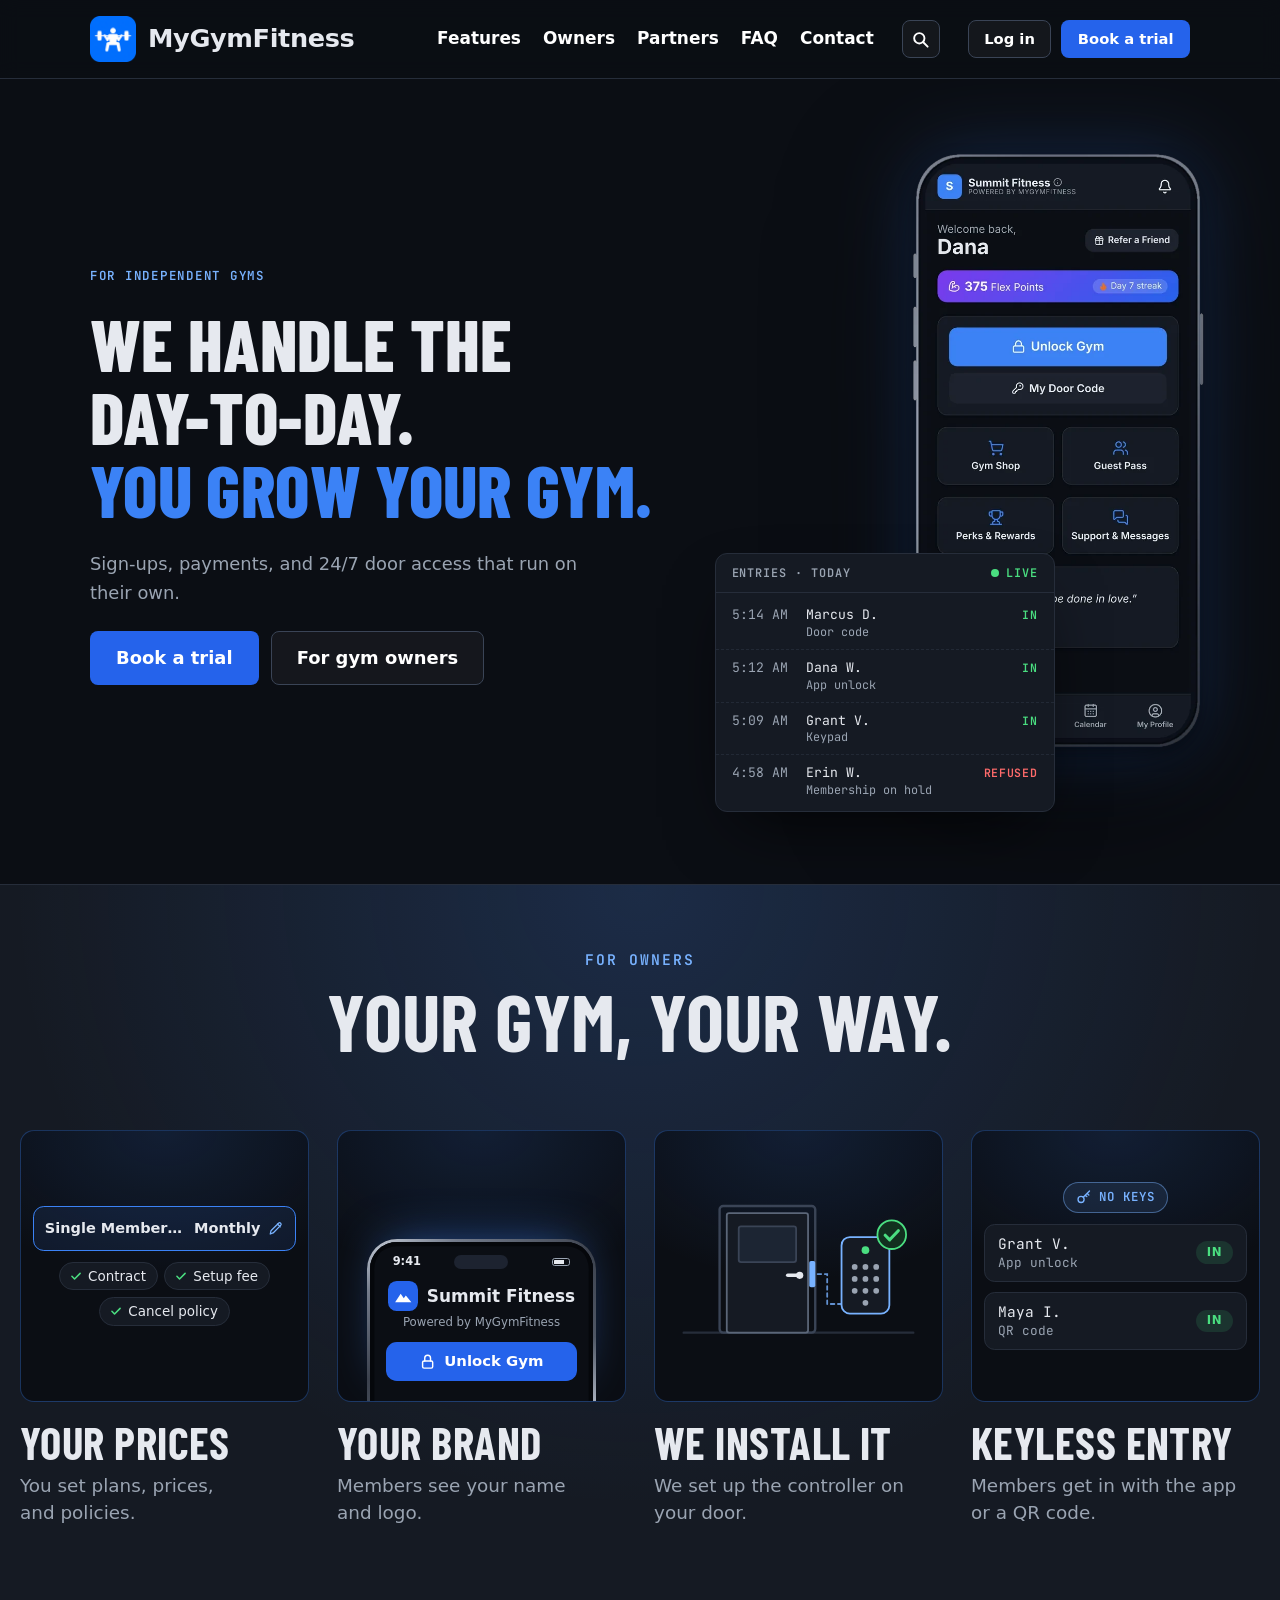
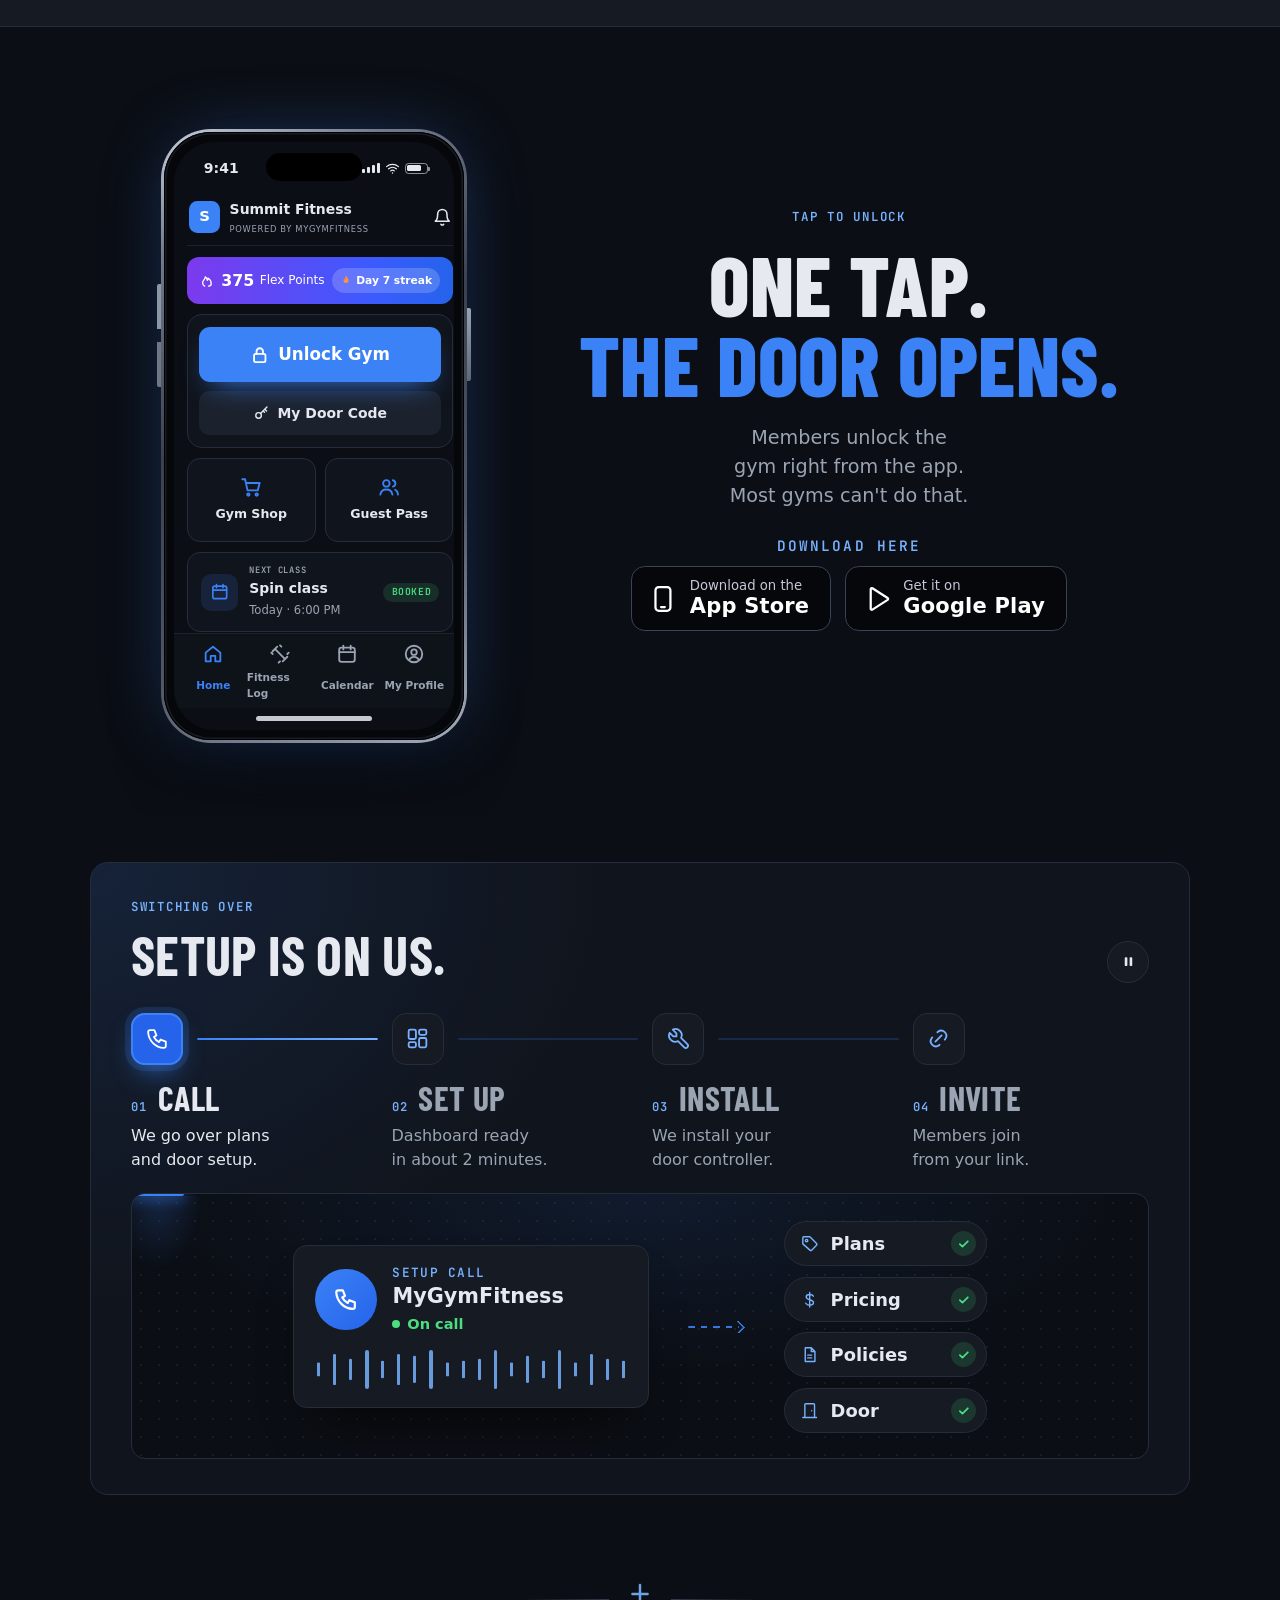
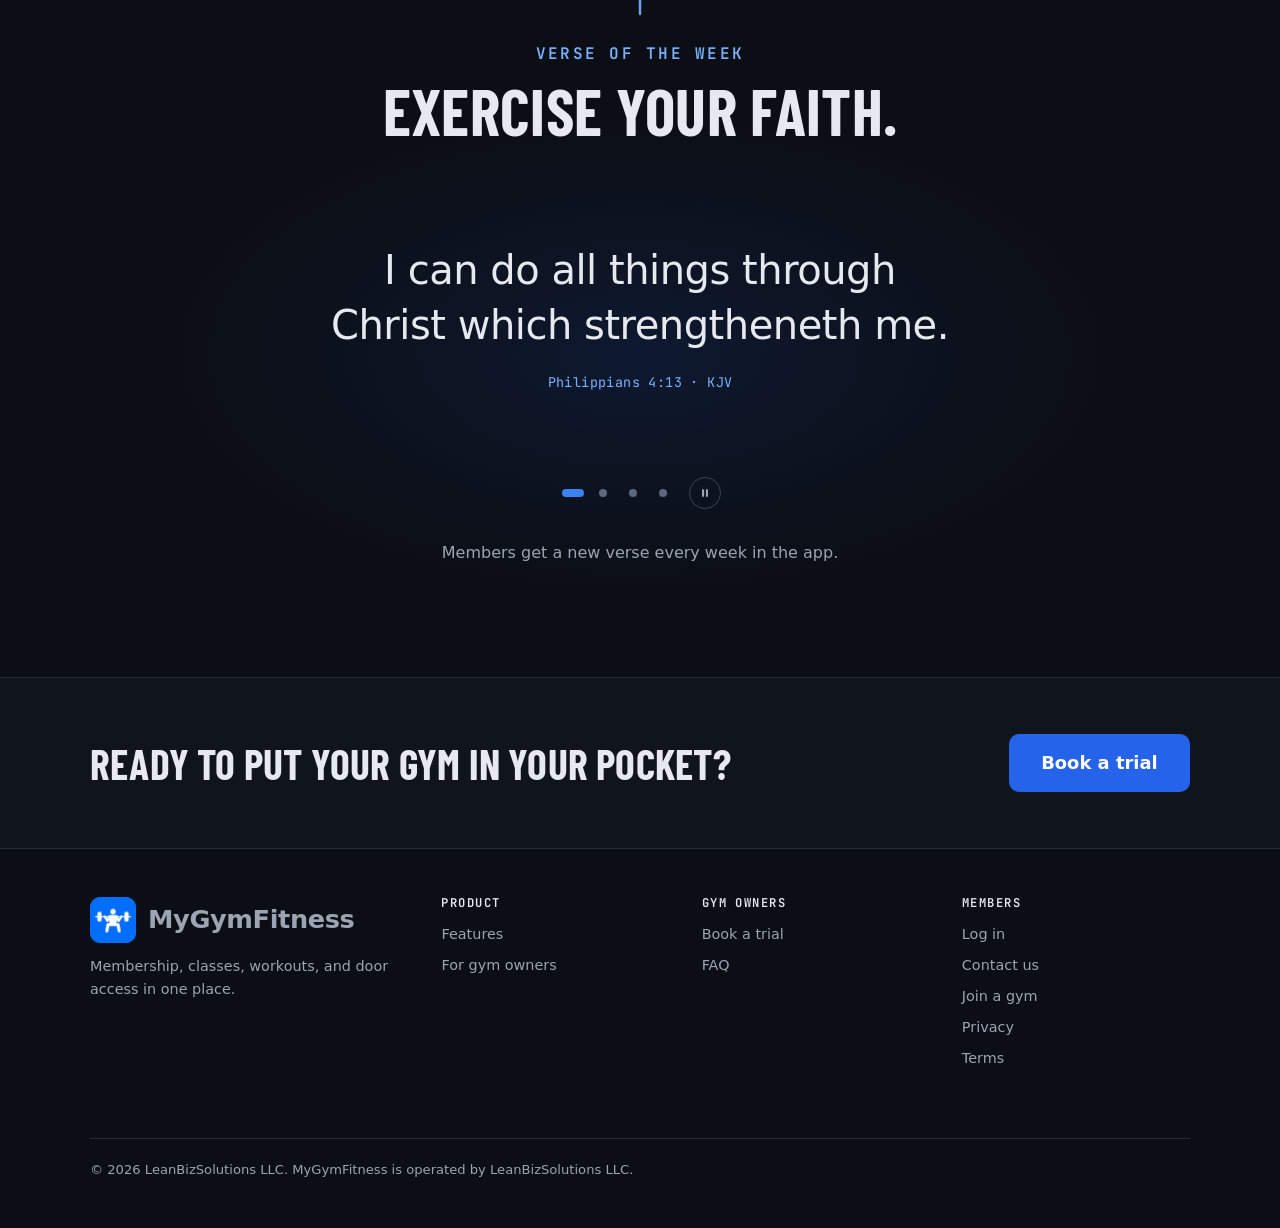
<file: index.html>
<!doctype html>
<html lang="en">
<head>
<meta charset="utf-8">
<meta name="viewport" content="width=device-width, initial-scale=1, viewport-fit=cover">
<title>MyGymFitness</title>
<meta name="description" content="MyGymFitness handles sign-ups, billing, and 24/7 door access, so gym owners can spend their time growing their gym.">
<meta property="og:title" content="MyGymFitness">
<meta property="og:description" content="Membership, classes, workouts, and door access in one place. Built for independent gyms, with door access that follows billing.">
<meta property="og:image" content="https://www.mygymfitness.us/img/share-card.png">
<link rel="icon" href="img/favicon-32.png" sizes="32x32">
<link rel="apple-touch-icon" href="img/apple-touch-icon.png">
<link rel="preconnect" href="https://fonts.googleapis.com">
<link rel="preconnect" href="https://fonts.gstatic.com" crossorigin>
<link rel="stylesheet" href="https://fonts.googleapis.com/css2?family=Barlow+Condensed:wght@600;700;800&family=JetBrains+Mono:wght@400;600&display=swap">
<link rel="stylesheet" href="styles.css">
</head>
<body>
<header class="nav">
  <div class="wrap">
    <a class="logo" href="index.html" aria-label="MyGymFitness home"><img src="img/logo.png" alt="" width="32" height="32">MyGymFitness</a>
    <nav class="nav-links" id="site-menu" aria-label="Main">
      <a href="features.html">Features</a>
      <a href="owners.html">Owners</a>
      <a href="partners.html">Partners</a>
      <a href="faq.html">FAQ</a>
      <a href="contact.html">Contact</a>
      <div class="nav-acts"><a class="nav-login" href="https://app.mygymfitness.us" target="_blank" rel="noopener">Log in</a><a class="nav-book" href="book-a-trial.html">Book a trial</a></div>
    </nav>
    <button class="nav-search" type="button" aria-label="Search the site" aria-haspopup="dialog" aria-expanded="false" aria-controls="site-search"><svg viewBox="0 0 24 24" aria-hidden="true" focusable="false"><circle cx="10.5" cy="10.5" r="6.5"/><path d="M15.5 15.5 21 21"/></svg></button>
    <div class="nav-cta">
      <a class="btn btn-ghost" href="https://app.mygymfitness.us" target="_blank" rel="noopener">Log in</a>
      <a class="btn btn-primary" href="book-a-trial.html">Book a trial</a>
    </div>
    <button class="nav-menu" type="button" aria-expanded="false" aria-controls="site-menu" aria-label="Open menu"><span></span><span></span><span></span></button>
  </div>
</header>
<script>/* mb-early: header classes before first paint */(function(n){if(!n)return;n.classList.add('js-menu','js-search');var s=n.querySelector('.nav-search'),c=n.querySelector('.nav-cta');if(s&&c&&window.matchMedia&&matchMedia('(max-width: 1023px)').matches)c.parentNode.insertBefore(s,c.nextSibling);addEventListener('load',function(){if(!window.__mbReady)n.classList.remove('js-menu','js-search');});})(document.querySelector('header.nav'));</script>

<main id="top">
  <section id="sr-home-5" class="hero">
    <div class="wrap">
      <div class="hero-copy">
        <span class="eyebrow">For independent gyms</span>
        <h1>We handle the <span class="nowrap">day-to-day.</span> <em>You grow your gym.</em></h1>
        <p class="lede">Sign-ups, payments, and 24/7 door access that run on their own.</p>
        <div class="hero-actions">
          <a class="btn btn-primary" href="book-a-trial.html">Book a trial</a>
          <a class="btn btn-ghost" href="owners.html">For gym owners</a>
        </div>
      </div>

      <div class="hero-visual">
        <img class="phone" src="img/phone-member-home-dark.webp" width="620" height="1219" alt="Member home screen with the Unlock Gym and My Door Code buttons, Flex Points streak, gym shop and guest pass">
        <div class="door" aria-label="Example entries log">
          <div class="door-head"><span>Entries · today</span><span class="live">Live</span></div>
          <ul class="log" id="log">
            <li><time>5:12 AM</time><span class="who">Dana W.<span class="why">App unlock</span></span><span class="tag ok">In</span></li>
            <li><time>5:09 AM</time><span class="who">Grant V.<span class="why">Keypad</span></span><span class="tag ok">In</span></li>
            <li><time>4:58 AM</time><span class="who">Erin W.<span class="why">Membership on hold</span></span><span class="tag deny">Refused</span></li>
            <li><time>4:47 AM</time><span class="who">Maya I.<span class="why">Door code</span></span><span class="tag ok">In</span></li>
          </ul>
        </div>
      </div>
    </div>
  </section>

  <section id="sr-home-6" class="block hw-own" aria-labelledby="hw-own-title">
    <div class="wrap">
      <div class="hx-head">
        <span class="eyebrow">For owners</span>
        <h2 id="hw-own-title">Your gym, your way.</h2>
      </div>
      <ul class="fq-tiles">
        <li id="sr-home-1" class="fq-tile">
          <div class="fq-art" role="img" aria-label="A monthly plan with an edit pencil, plus the gym's own contract, setup fee and cancel policy">
            <div class="fq-ui">
              <div class="fq-plan"><b>Single Membership</b><span class="fq-price">Monthly</span><svg class="fq-ic" viewBox="0 0 24 24" aria-hidden="true" focusable="false"><path d="M14.5 5.5l4 4M4.5 19.5l1-4.5L16 4.5a2.1 2.1 0 0 1 3 3L8.5 18z"/></svg></div>
              <div class="fq-chips">
                <span><svg class="fq-ic" viewBox="0 0 24 24" aria-hidden="true" focusable="false"><path d="M5 12.5l4.5 4.5L19 7.5"/></svg>Contract</span>
                <span><svg class="fq-ic" viewBox="0 0 24 24" aria-hidden="true" focusable="false"><path d="M5 12.5l4.5 4.5L19 7.5"/></svg>Setup fee</span>
                <span><svg class="fq-ic" viewBox="0 0 24 24" aria-hidden="true" focusable="false"><path d="M5 12.5l4.5 4.5L19 7.5"/></svg>Cancel policy</span>
              </div>
            </div>
          </div>
          <h3 class="fq-label">Your prices</h3>
          <p class="fq-line">You set plans, prices, and policies.</p>
        </li>
        <li id="sr-home-2" class="fq-tile">
          <div class="fq-art fq-art-phone" role="img" aria-label="The member app with the Summit Fitness name and logo at the top and a small Powered by MyGymFitness line under it">
            <div class="fq-phone">
              <div class="fq-phone-top"><span>9:41</span><i></i><span class="fq-batt"></span></div>
              <div class="fq-brand"><span class="fq-mark"><svg viewBox="0 0 24 24" aria-hidden="true" focusable="false"><path d="M2.5 19l6.5-10 3.6 5.2L15 11l6.5 8z" fill="currentColor"/></svg></span><b>Summit Fitness</b></div>
              <small class="fq-powered">Powered by MyGymFitness</small>
              <span class="fq-unlock"><svg class="fq-ic" viewBox="0 0 24 24" aria-hidden="true" focusable="false"><rect x="5" y="11" width="14" height="10" rx="2"/><path d="M8 11V7a4 4 0 0 1 8 0v4"/></svg>Unlock Gym</span>
            </div>
          </div>
          <h3 class="fq-label">Your brand</h3>
          <p class="fq-line">Members see your name and logo.</p>
        </li>
        <li id="sr-home-3" class="fq-tile">
          <div class="fq-art" role="img" aria-label="A gym door with the controller and keypad installed beside it, marked done">
            <svg class="fq-door" viewBox="0 0 220 120" aria-hidden="true" focusable="false">
              <path class="fq-d-floor" d="M14 116h192"/>
              <rect class="fq-d-frame" x="44" y="10" width="80" height="106" rx="3"/>
              <rect class="fq-d-leaf" x="50" y="16" width="68" height="100" rx="2"/>
              <rect class="fq-d-pane" x="60" y="27" width="48" height="30" rx="2"/>
              <rect class="fq-d-strike" x="119" y="56" width="5" height="22" rx="1.5"/>
              <path class="fq-d-handle" d="M111 68h-10"/>
              <circle class="fq-d-knob" cx="111" cy="68" r="3"/>
              <path class="fq-d-wire" d="M146 92h-12V67h-10"/>
              <rect class="fq-d-pad" x="146" y="36" width="40" height="64" rx="7"/>
              <circle class="fq-d-led" cx="166" cy="47" r="3.2"/>
              <g class="fq-d-keys">
                <circle cx="157" cy="61" r="2.4"/><circle cx="166" cy="61" r="2.4"/><circle cx="175" cy="61" r="2.4"/>
                <circle cx="157" cy="71" r="2.4"/><circle cx="166" cy="71" r="2.4"/><circle cx="175" cy="71" r="2.4"/>
                <circle cx="157" cy="81" r="2.4"/><circle cx="166" cy="81" r="2.4"/><circle cx="175" cy="81" r="2.4"/>
                <circle cx="166" cy="91" r="2.4"/>
              </g>
              <circle class="fq-d-badge" cx="188" cy="34" r="12"/>
              <path class="fq-d-check" d="M182.5 34.5l3.8 3.8 7.2-7.6"/>
            </svg>
          </div>
          <h3 class="fq-label">We install it</h3>
          <p class="fq-line">We set up the controller on your door.</p>
        </li>
        <li id="sr-home-4" class="fq-tile">
          <div class="fq-art" role="img" aria-label="No keys needed: one member gets in by app unlock and another with a QR code">
            <div class="fq-ui">
              <span class="fq-offline fq-keyless"><svg class="fq-ic" viewBox="0 0 24 24" aria-hidden="true" focusable="false"><circle cx="7.5" cy="15.5" r="4.5"/><path d="M10.7 12.3 20 3M16.5 6.5l2.5 2.5M14 9l2 2"/></svg>No keys</span>
              <div class="fq-entry"><span class="fq-who">Grant V.<small>App unlock</small></span><span class="fq-pill">In</span></div>
              <div class="fq-entry"><span class="fq-who">Maya I.<small>QR code</small></span><span class="fq-pill">In</span></div>
            </div>
          </div>
          <h3 class="fq-label">Keyless entry</h3>
          <p class="fq-line">Members get in with the app or a QR code.</p>
        </li>
      </ul>
    </div>
  </section>

  <section id="sr-home-7" class="block tu" aria-labelledby="tu-title">
    <div class="wrap tu-wrap">
      <div class="tu-stage" role="img" aria-label="The member app's home screen at Summit Fitness. A member taps the big Unlock Gym button, it turns green and says Unlocked, and the entries log shows Dana W. let in by app unlock.">
        <div class="tu-phone" aria-hidden="true">
          <div class="tu-screen">
            <div class="tu-status"><b>9:41</b><span class="tu-notch"></span><span class="tu-sys"><span class="tu-bars"><i></i><i></i><i></i><i></i></span><svg class="tu-wifi" viewBox="0 0 24 24"><path d="M2.5 9a14 14 0 0 1 19 0M5.8 12.4a9.3 9.3 0 0 1 12.4 0M9.1 15.8a4.6 4.6 0 0 1 5.8 0"/><circle cx="12" cy="19" r="1.2" fill="currentColor" stroke="none"/></svg><span class="tu-batt"><i></i></span></span></div>
            <div class="tu-body">
            <div class="tu-head">
              <span class="tu-logo">S</span>
              <span class="tu-gym"><b>Summit Fitness</b><small>Powered by MyGymFitness</small></span>
              <svg class="tu-bell" viewBox="0 0 24 24"><path d="M6 8a6 6 0 0 1 12 0c0 7 3 9 3 9H3s3-2 3-9M10.3 21a1.94 1.94 0 0 0 3.4 0"/></svg>
            </div>
            <div class="tu-flex">
              <span class="tu-flex-pts"><svg viewBox="0 0 24 24"><path d="M7 20c-2-1-3-3-3-5 0-4 4-5 4-9 2 1 3 3 3 5 1-1 1.5-2 1.5-3 3 2 4.5 5 4.5 8 0 3-2 4-4 4"/></svg><b>375</b> Flex Points</span>
              <span class="tu-streak"><svg viewBox="0 0 24 24"><path d="M12 3c1 3 5 5 5 10a5 5 0 0 1-10 0c0-2 1-3.5 2-4.5 0 1.5.8 2.5 2 3 0-3-1-5.5 1-8.5z"/></svg>Day 7 streak</span>
            </div>
            <div class="tu-card">
              <div class="tu-btn">
                <span class="tu-btn-face tu-btn-lock"><svg viewBox="0 0 24 24"><rect x="5" y="11" width="14" height="10" rx="2"/><path d="M8 11V8a4 4 0 0 1 8 0v3"/></svg>Unlock Gym</span>
                <span class="tu-btn-face tu-btn-open"><svg viewBox="0 0 24 24"><rect x="5" y="11" width="14" height="10" rx="2"/><path d="M8 11V8a4 4 0 0 1 7.7-1.5"/></svg>Unlocked</span>
                <span class="tu-tap"></span>
              </div>
              <div class="tu-code"><svg viewBox="0 0 24 24"><circle cx="8" cy="15" r="4"/><path d="M10.8 12.2 20 3M17 6l2.5 2.5M14.5 8.5l2 2"/></svg>My Door Code</div>
            </div>
            <div class="tu-tiles">
              <span><svg viewBox="0 0 24 24"><circle cx="9" cy="20" r="1.3"/><circle cx="18" cy="20" r="1.3"/><path d="M2.5 3.5h3l2.6 12h11l2-8H6.6"/></svg>Gym Shop</span>
              <span><svg viewBox="0 0 24 24"><circle cx="9" cy="8" r="3.5"/><path d="M2.5 20c.6-3.4 3.2-5.5 6.5-5.5s5.9 2.1 6.5 5.5M16 4.6a3.5 3.5 0 0 1 0 6.8M18.5 14.8c1.7.8 2.8 2.6 3 5.2"/></svg>Guest Pass</span>
            </div>
            <div class="tu-next">
              <span class="tu-next-ic"><svg viewBox="0 0 24 24"><rect x="3.5" y="5" width="17" height="15.5" rx="2.5"/><path d="M3.5 10h17M8 3v4M16 3v4"/></svg></span>
              <span class="tu-next-txt"><small>Next class</small><b>Spin class</b><span>Today · 6:00 PM</span></span>
              <span class="tu-next-tag">Booked</span>
            </div>
            <div class="tu-tiles">
              <span class="tu-peek"><svg viewBox="0 0 24 24"><path d="M8 21h8M12 17v4M7 4h10v5a5 5 0 0 1-10 0zM7 6H4v1a3 3 0 0 0 3 3M17 6h3v1a3 3 0 0 1-3 3"/></svg></span>
              <span class="tu-peek"><svg viewBox="0 0 24 24"><path d="M4 5h11v8H8l-4 3zM15 9h5v8l-3-2.5h-6.5V13"/></svg></span>
            </div>
            </div>
            <nav class="tu-tabs">
              <span class="tu-on"><svg viewBox="0 0 24 24"><path d="M4 10.5 12 4l8 6.5V20h-5.5v-6h-5v6H4z"/></svg>Home</span>
              <span><svg viewBox="0 0 24 24"><path d="M6.5 6.5l11 11M4 9l5-5M15 20l5-5M2.5 10.5l1.5 1.5M12 2.5l1.5 1.5M10.5 21.5l1.5-1.5M20 12l1.5-1.5"/></svg>Fitness Log</span>
              <span><svg viewBox="0 0 24 24"><rect x="3.5" y="5" width="17" height="15.5" rx="2.5"/><path d="M3.5 10h17M8 3v4M16 3v4"/></svg>Calendar</span>
              <span><svg viewBox="0 0 24 24"><circle cx="12" cy="12" r="9"/><circle cx="12" cy="10" r="3"/><path d="M6.5 18.5c1.2-2.2 3.2-3.3 5.5-3.3s4.3 1.1 5.5 3.3"/></svg>My Profile</span>
            </nav>
            <span class="tu-home-bar"></span>
          </div>
        </div>
        <div class="tu-toast" aria-hidden="true"><span class="tu-toast-head">Entries</span>
          <span class="tu-toast-ic"><svg viewBox="0 0 24 24"><path d="M6.5 20.5V4.5a1 1 0 0 1 1-1h9a1 1 0 0 1 1 1v16M4 20.5h16"/><circle cx="14.5" cy="12.5" r=".9" fill="currentColor" stroke="none"/></svg></span>
          <span class="tu-toast-txt"><b>Dana W.</b><small>App unlock · now</small></span>
          <span class="tu-toast-tag">In</span>
        </div>
      </div>
      <div class="tu-copy">
        <span class="eyebrow">Tap to unlock</span>
        <h2 id="tu-title">One tap. <em>The door opens.</em></h2>
        <p class="tu-line">Members unlock the gym right from the app. Most gyms can't do that.</p>
        <p class="dl-label">Download here</p>
        <div class="dl-stores">
          <a class="dl-store" href="https://apps.apple.com/us/app/mygymfitness/id1577201858" target="_blank" rel="noopener"><svg viewBox="0 0 24 24" aria-hidden="true" focusable="false"><rect x="6" y="2.5" width="12" height="19" rx="2.6"/><path d="M10.5 18.5h3"/></svg><span><small>Download on the</small><b>App Store</b></span></a>
          <a class="dl-store" href="https://play.google.com/store/search?q=mygymfitness&amp;c=apps&amp;hl=en" target="_blank" rel="noopener"><svg viewBox="0 0 24 24" aria-hidden="true" focusable="false"><path d="M7 4.2v15.6a.9.9 0 0 0 1.37.77l12.2-7.8a.9.9 0 0 0 0-1.54L8.37 3.43A.9.9 0 0 0 7 4.2z"/></svg><span><small>Get it on</small><b>Google Play</b></span></a>
        </div>
      </div>
    </div>
  </section>

  <section id="sr-home-8" class="hm-switch" aria-labelledby="fq-switch-title">
    <div class="wrap">
      <div class="fq-switch sw">
        <div class="fq-switch-head sw-head">
          <div class="sw-titles">
            <span class="eyebrow">Switching over</span>
            <h2 id="fq-switch-title">Setup is on us.</h2>
          </div>
          <button class="sw-play" type="button" aria-label="Pause the steps animation" hidden>
            <svg class="sw-i-pause" viewBox="0 0 24 24" aria-hidden="true" focusable="false"><rect x="6" y="5" width="4.2" height="14" rx="1.2"/><rect x="13.8" y="5" width="4.2" height="14" rx="1.2"/></svg>
            <svg class="sw-i-play" viewBox="0 0 24 24" aria-hidden="true" focusable="false"><path d="M8 5.6v12.8a1 1 0 0 0 1.5.86l10.2-6.4a1 1 0 0 0 0-1.72L9.5 4.74A1 1 0 0 0 8 5.6z"/></svg>
          </button>
        </div>

        <ol class="sw-track" aria-labelledby="fq-switch-title">
          <li class="sw-step">
            <span class="sw-node"><svg class="fq-ic" viewBox="0 0 24 24" aria-hidden="true" focusable="false"><path d="M5 4h4l2 5-2.5 1.5a11 11 0 0 0 5 5L15 13l5 2v4a2 2 0 0 1-2 2A16 16 0 0 1 3 6a2 2 0 0 1 2-2"/></svg></span>
            <h3 class="sw-name"><span class="sw-num" aria-hidden="true">01</span>Call</h3>
            <p class="sw-line">We go over plans and door setup.</p>
            <span class="sw-seg" aria-hidden="true"><i class="sw-fill"></i></span>
          </li>
          <li class="sw-step">
            <span class="sw-node"><svg class="fq-ic" viewBox="0 0 24 24" aria-hidden="true" focusable="false"><rect x="3.5" y="3.5" width="7" height="9" rx="1.5"/><rect x="13.5" y="3.5" width="7" height="5" rx="1.5"/><rect x="13.5" y="11.5" width="7" height="9" rx="1.5"/><rect x="3.5" y="15.5" width="7" height="5" rx="1.5"/></svg></span>
            <h3 class="sw-name"><span class="sw-num" aria-hidden="true">02</span>Set up</h3>
            <p class="sw-line">Dashboard ready in about 2 minutes.</p>
            <span class="sw-seg" aria-hidden="true"><i class="sw-fill"></i></span>
          </li>
          <li class="sw-step">
            <span class="sw-node"><svg class="fq-ic" viewBox="0 0 24 24" aria-hidden="true" focusable="false"><path d="M7 10h3V7L6.5 3.5a6 6 0 0 1 8 8l6 6a2 2 0 0 1-3 3l-6-6a6 6 0 0 1-8-8z"/></svg></span>
            <h3 class="sw-name"><span class="sw-num" aria-hidden="true">03</span>Install</h3>
            <p class="sw-line">We install your door controller.</p>
            <span class="sw-seg" aria-hidden="true"><i class="sw-fill"></i></span>
          </li>
          <li class="sw-step">
            <span class="sw-node"><svg class="fq-ic" viewBox="0 0 24 24" aria-hidden="true" focusable="false"><path d="M9 15l6-6M11 6l.5-.5a5 5 0 0 1 7 7l-.5.5M13 18l-.4.5a5 5 0 0 1-7-7l.5-.5"/></svg></span>
            <h3 class="sw-name"><span class="sw-num" aria-hidden="true">04</span>Invite</h3>
            <p class="sw-line">Members join from your link.</p>
          </li>
        </ol>

        <div class="sw-stage" aria-hidden="true">
          <span class="sw-rail"><span class="sw-beam"></span></span>

          <!-- 01 Call: a call from MyGymFitness, the topics tick off as they come up -->
          <div class="sw-scene sw-s-call">
            <div class="sw-art">
              <div class="sw-card sw-call">
                <span class="sw-av"><i class="sw-ring"></i><i class="sw-ring sw-ring-b"></i><svg class="fq-ic" viewBox="0 0 24 24" focusable="false"><path d="M5 4h4l2 5-2.5 1.5a11 11 0 0 0 5 5L15 13l5 2v4a2 2 0 0 1-2 2A16 16 0 0 1 3 6a2 2 0 0 1 2-2"/></svg></span>
                <span class="sw-call-txt"><small>Setup call</small><b>MyGymFitness</b><span class="sw-status"><span class="sw-st sw-st-a">Calling…</span><span class="sw-st sw-st-b">On call</span></span></span>
                <span class="sw-wave"><i></i><i></i><i></i><i></i><i></i><i></i><i></i><i></i><i></i><i></i><i></i><i></i><i></i><i></i><i></i><i></i><i></i><i></i><i></i><i></i></span>
              </div>
              <span class="sw-dash"></span>
              <div class="sw-chips">
                <span class="sw-chip"><svg class="fq-ic" viewBox="0 0 24 24" focusable="false"><path d="M3.5 12.2V4.5a1 1 0 0 1 1-1h7.7l8.3 8.3a1.5 1.5 0 0 1 0 2.1l-6.1 6.1a1.5 1.5 0 0 1-2.1 0z"/><circle cx="8.2" cy="8.2" r="1.5"/></svg>Plans<i class="sw-tick"><svg class="fq-ic" viewBox="0 0 24 24" focusable="false"><path d="M5 12.5l4.5 4.5L19 7.5"/></svg></i></span>
                <span class="sw-chip"><svg class="fq-ic" viewBox="0 0 24 24" focusable="false"><path d="M12 3v18M16.5 7.6c-.8-1.4-2.4-2.1-4.5-2.1-2.6 0-4.3 1.3-4.3 3.1 0 4.6 9 2.4 9 7 0 2-1.9 3.2-4.7 3.2-2.2 0-4-.9-4.8-2.4"/></svg>Pricing<i class="sw-tick"><svg class="fq-ic" viewBox="0 0 24 24" focusable="false"><path d="M5 12.5l4.5 4.5L19 7.5"/></svg></i></span>
                <span class="sw-chip"><svg class="fq-ic" viewBox="0 0 24 24" focusable="false"><path d="M7 3.5h7l4.5 4.5v12a.5.5 0 0 1-.5.5H7a.5.5 0 0 1-.5-.5V4a.5.5 0 0 1 .5-.5zM14 3.5V8h4.5M9.5 12.5h5M9.5 16h5"/></svg>Policies<i class="sw-tick"><svg class="fq-ic" viewBox="0 0 24 24" focusable="false"><path d="M5 12.5l4.5 4.5L19 7.5"/></svg></i></span>
                <span class="sw-chip"><svg class="fq-ic" viewBox="0 0 24 24" focusable="false"><path d="M6 20.5V4.5a1 1 0 0 1 1-1h10a1 1 0 0 1 1 1v16M3.5 20.5h17M14.5 12h.01"/></svg>Door<i class="sw-tick"><svg class="fq-ic" viewBox="0 0 24 24" focusable="false"><path d="M5 12.5l4.5 4.5L19 7.5"/></svg></i></span>
              </div>
            </div>
            <p class="sw-cap"><b>Call</b><span>We go over plans and door setup.</span></p>
          </div>

          <!-- 02 Set up: the dashboard comes up, ready for plans -->
          <div class="sw-scene sw-s-setup">
            <div class="sw-art">
              <div class="sw-clock">
                <svg viewBox="0 0 120 120" focusable="false"><circle class="sw-clock-bg" cx="60" cy="60" r="52"/><circle class="sw-clock-fg" cx="60" cy="60" r="52" pathLength="100" transform="rotate(-90 60 60)"/></svg>
                <span class="sw-clock-txt"><small>About</small><b>2</b><small>min</small></span>
              </div>
              <div class="sw-card sw-win">
                <div class="sw-win-bar"><i></i><i></i><i></i><span>Summit Fitness</span><em class="sw-win-time"><svg class="fq-ic" viewBox="0 0 24 24" focusable="false"><circle cx="12" cy="12" r="8.5"/><path d="M12 7.5V12l3 2"/></svg>2 min</em></div>
                <div class="sw-win-body">
                  <div class="sw-side"><i></i><i></i><i></i><i></i></div>
                  <div class="sw-rows">
                    <div class="sw-row"><svg class="fq-ic" viewBox="0 0 24 24" focusable="false"><rect x="3.5" y="5.5" width="17" height="13" rx="2"/><path d="M4 7l8 6 8-6"/></svg><b>Invite</b><i class="sw-done"><svg class="fq-ic" viewBox="0 0 24 24" focusable="false"><path d="M5 12.5l4.5 4.5L19 7.5"/></svg></i></div>
                    <div class="sw-row"><svg class="fq-ic" viewBox="0 0 24 24" focusable="false"><rect x="3.5" y="3.5" width="7" height="9" rx="1.5"/><rect x="13.5" y="3.5" width="7" height="5" rx="1.5"/><rect x="13.5" y="11.5" width="7" height="9" rx="1.5"/><rect x="3.5" y="15.5" width="7" height="5" rx="1.5"/></svg><b>Dashboard</b><i class="sw-done"><svg class="fq-ic" viewBox="0 0 24 24" focusable="false"><path d="M5 12.5l4.5 4.5L19 7.5"/></svg></i></div>
                    <div class="sw-row sw-row-hi"><svg class="fq-ic" viewBox="0 0 24 24" focusable="false"><path d="M3.5 12.2V4.5a1 1 0 0 1 1-1h7.7l8.3 8.3a1.5 1.5 0 0 1 0 2.1l-6.1 6.1a1.5 1.5 0 0 1-2.1 0z"/><circle cx="8.2" cy="8.2" r="1.5"/></svg><b>Plans</b><span class="sw-ready">Ready</span></div>
                  </div>
                </div>
              </div>
            </div>
            <p class="sw-cap"><b>Set up</b><span>Dashboard ready in about 2 minutes.</span></p>
          </div>

          <!-- 03 Install: our controller and keypad go on the door -->
          <div class="sw-scene sw-s-install">
            <div class="sw-art">
              <svg class="sw-door" viewBox="0 0 300 172" focusable="false">
                <path class="sw-d-floor" d="M8 166.5h284"/>
                <rect class="sw-d-frame" x="54" y="18" width="98" height="148.5" rx="3"/>
                <rect class="sw-d-leaf" x="61" y="25" width="84" height="141.5" rx="2"/>
                <rect class="sw-d-pane" x="74" y="40" width="58" height="42" rx="2"/>
                <path class="sw-d-handle" d="M139 103h-13"/>
                <circle class="sw-d-knob" cx="139" cy="103" r="3.6"/>
                <rect class="sw-d-strike" x="147" y="89" width="5" height="28" rx="1.5"/>
                <path class="sw-d-wire sw-d-w1" pathLength="1" d="M190 47h-18v56h-17"/>
                <path class="sw-d-wire sw-d-w2" pathLength="1" d="M220 66v18"/>
                <g class="sw-d-ctrl">
                  <rect x="190" y="28" width="60" height="38" rx="6"/>
                  <circle class="sw-d-dot" cx="202" cy="40" r="2.6"/><circle class="sw-d-dot" cx="211" cy="40" r="2.6"/><circle class="sw-d-dot" cx="220" cy="40" r="2.6"/>
                  <path d="M201 54h38"/>
                </g>
                <g class="sw-d-pad">
                  <rect x="198" y="84" width="44" height="70" rx="8"/>
                  <circle class="sw-d-led" cx="220" cy="96" r="3.6"/>
                  <g class="sw-d-keys">
                    <circle cx="209" cy="110" r="2.5"/><circle cx="220" cy="110" r="2.5"/><circle cx="231" cy="110" r="2.5"/>
                    <circle cx="209" cy="120" r="2.5"/><circle cx="220" cy="120" r="2.5"/><circle cx="231" cy="120" r="2.5"/>
                    <circle cx="209" cy="130" r="2.5"/><circle cx="220" cy="130" r="2.5"/><circle cx="231" cy="130" r="2.5"/>
                    <circle cx="220" cy="140" r="2.5"/>
                  </g>
                </g>
                <g class="sw-d-badge">
                  <circle cx="250" cy="86" r="13"/>
                  <path d="M244 86.5l4 4 7.5-8"/>
                </g>
              </svg>
              <div class="sw-chips sw-tags">
                <span class="sw-chip"><svg class="fq-ic" viewBox="0 0 24 24" focusable="false"><rect x="4" y="6" width="16" height="12" rx="2"/><path d="M8 10h.01M11 10h.01M8 14h8"/></svg>Provisioned<i class="sw-tick"><svg class="fq-ic" viewBox="0 0 24 24" focusable="false"><path d="M5 12.5l4.5 4.5L19 7.5"/></svg></i></span>
                <span class="sw-chip"><svg class="fq-ic" viewBox="0 0 24 24" focusable="false"><path d="M7 10h3V7L6.5 3.5a6 6 0 0 1 8 8l6 6a2 2 0 0 1-3 3l-6-6a6 6 0 0 1-8-8z"/></svg>Installed<i class="sw-tick"><svg class="fq-ic" viewBox="0 0 24 24" focusable="false"><path d="M5 12.5l4.5 4.5L19 7.5"/></svg></i></span>
              </div>
            </div>
            <p class="sw-cap"><b>Install</b><span>We install your door controller.</span></p>
          </div>

          <!-- 04 Invite: members join from the link, paid members get in -->
          <div class="sw-scene sw-s-invite">
            <div class="sw-art">
              <div class="sw-card sw-join">
                <span class="sw-join-ic"><svg class="fq-ic" viewBox="0 0 24 24" focusable="false"><path d="M9 15l6-6M11 6l.5-.5a5 5 0 0 1 7 7l-.5.5M13 18l-.4.5a5 5 0 0 1-7-7l.5-.5"/></svg></span>
                <span class="sw-join-txt"><small>Summit Fitness</small><b>Join link</b></span>
                <span class="sw-share">Share</span>
              </div>
              <span class="sw-dash"></span>
              <div class="sw-mems">
                <div class="sw-card sw-mem"><span class="sw-ava">DW</span><b>Dana W.</b><span class="sw-pill sw-pill-sky">Paid</span><span class="sw-pill sw-pill-ok">In</span></div>
                <div class="sw-card sw-mem"><span class="sw-ava">GV</span><b>Grant V.</b><span class="sw-pill sw-pill-sky">Paid</span><span class="sw-pill sw-pill-ok">In</span></div>
                <div class="sw-card sw-mem"><span class="sw-ava">MI</span><b>Maya I.</b><span class="sw-pill sw-pill-sky">Paid</span><span class="sw-pill sw-pill-ok">In</span></div>
              </div>
            </div>
            <p class="sw-cap"><b>Invite</b><span>Members join from your link.</span></p>
          </div>
        </div>
      </div>
    </div>
  </section>

  <section id="sr-home-9" class="block fa" aria-labelledby="fa-title">
    <div class="wrap fa-wrap">
      <span class="fa-mark" aria-hidden="true"><svg viewBox="0 0 16 24" focusable="false"><path d="M8 1.5v21M2.5 8h11"/></svg></span>
      <p class="eyebrow fa-eyebrow">Verse of the week</p>
      <h2 class="fa-title" id="fa-title">Exercise your faith.</h2>
      <div class="fa-show">
        <div class="fa-stage">
          <figure class="fa-verse" data-ref="Philippians 4:13">
            <blockquote class="fa-text"><p>I can do all things through Christ which strengtheneth me.</p></blockquote>
            <figcaption class="fa-ref">Philippians 4:13 · KJV</figcaption>
          </figure>
          <figure class="fa-verse" data-ref="Isaiah 40:31" hidden>
            <blockquote class="fa-text"><p>But they that wait upon the <span class="fa-sc">Lord</span> shall renew their strength; they shall mount up with wings as eagles; they shall run, and not be weary; and they shall walk, and not faint.</p></blockquote>
            <figcaption class="fa-ref">Isaiah 40:31 · KJV</figcaption>
          </figure>
          <figure class="fa-verse" data-ref="1 Corinthians 6:20" hidden>
            <blockquote class="fa-text"><p>For ye are bought with a price: therefore glorify God in your body, and in your spirit, which are God's.</p></blockquote>
            <figcaption class="fa-ref">1 Corinthians 6:20 · KJV</figcaption>
          </figure>
          <figure class="fa-verse" data-ref="Joshua 1:9" hidden>
            <blockquote class="fa-text"><p>Have not I commanded thee? Be strong and of a good courage; be not afraid, neither be thou dismayed: for the <span class="fa-sc">Lord</span> thy God is with thee whithersoever <span class="fa-nw">thou goest.</span></p></blockquote>
            <figcaption class="fa-ref">Joshua 1:9 · KJV</figcaption>
          </figure>
        </div>
      </div>
      <p class="fa-note">Members get a new verse every week in the app.</p>
    </div>
  </section>

  <section class="cta-band">
    <div class="wrap">
      <h2 style="font-size:clamp(1.9rem,3.6vw,2.6rem)">Ready to put your gym in your pocket?</h2>
      <a class="btn btn-primary" href="book-a-trial.html">Book a trial</a>
    </div>
  </section>
</main>

<footer>
  <div class="wrap">
    <div style="display:grid;gap:12px;align-content:start">
      <a class="logo" href="index.html"><img src="img/logo.png" alt="" width="32" height="32">MyGymFitness</a>
      <p>Membership, classes, workouts, and door access in one place.</p>
    </div>
    <div><h4>Product</h4><ul><li><a href="features.html">Features</a></li><li><a href="owners.html">For gym owners</a></li></ul></div>
    <div><h4>Gym owners</h4><ul><li><a href="book-a-trial.html">Book a trial</a></li><li><a href="faq.html">FAQ</a></li></ul></div>
    <div><h4>Members</h4><ul><li><a href="https://app.mygymfitness.us" target="_blank" rel="noopener">Log in</a></li><li><a href="contact.html">Contact us</a></li><li><a href="https://app.mygymfitness.us/join" target="_blank" rel="noopener">Join a gym</a></li><li><a href="https://app.mygymfitness.us/privacy" target="_blank" rel="noopener">Privacy</a></li><li><a href="https://app.mygymfitness.us/terms" target="_blank" rel="noopener">Terms</a></li></ul></div>
    <p class="legal">© 2026 LeanBizSolutions LLC. MyGymFitness is operated by LeanBizSolutions LLC.</p>
  </div>
</footer>

<script src="site.js"></script>
</body>
</html>
</file>
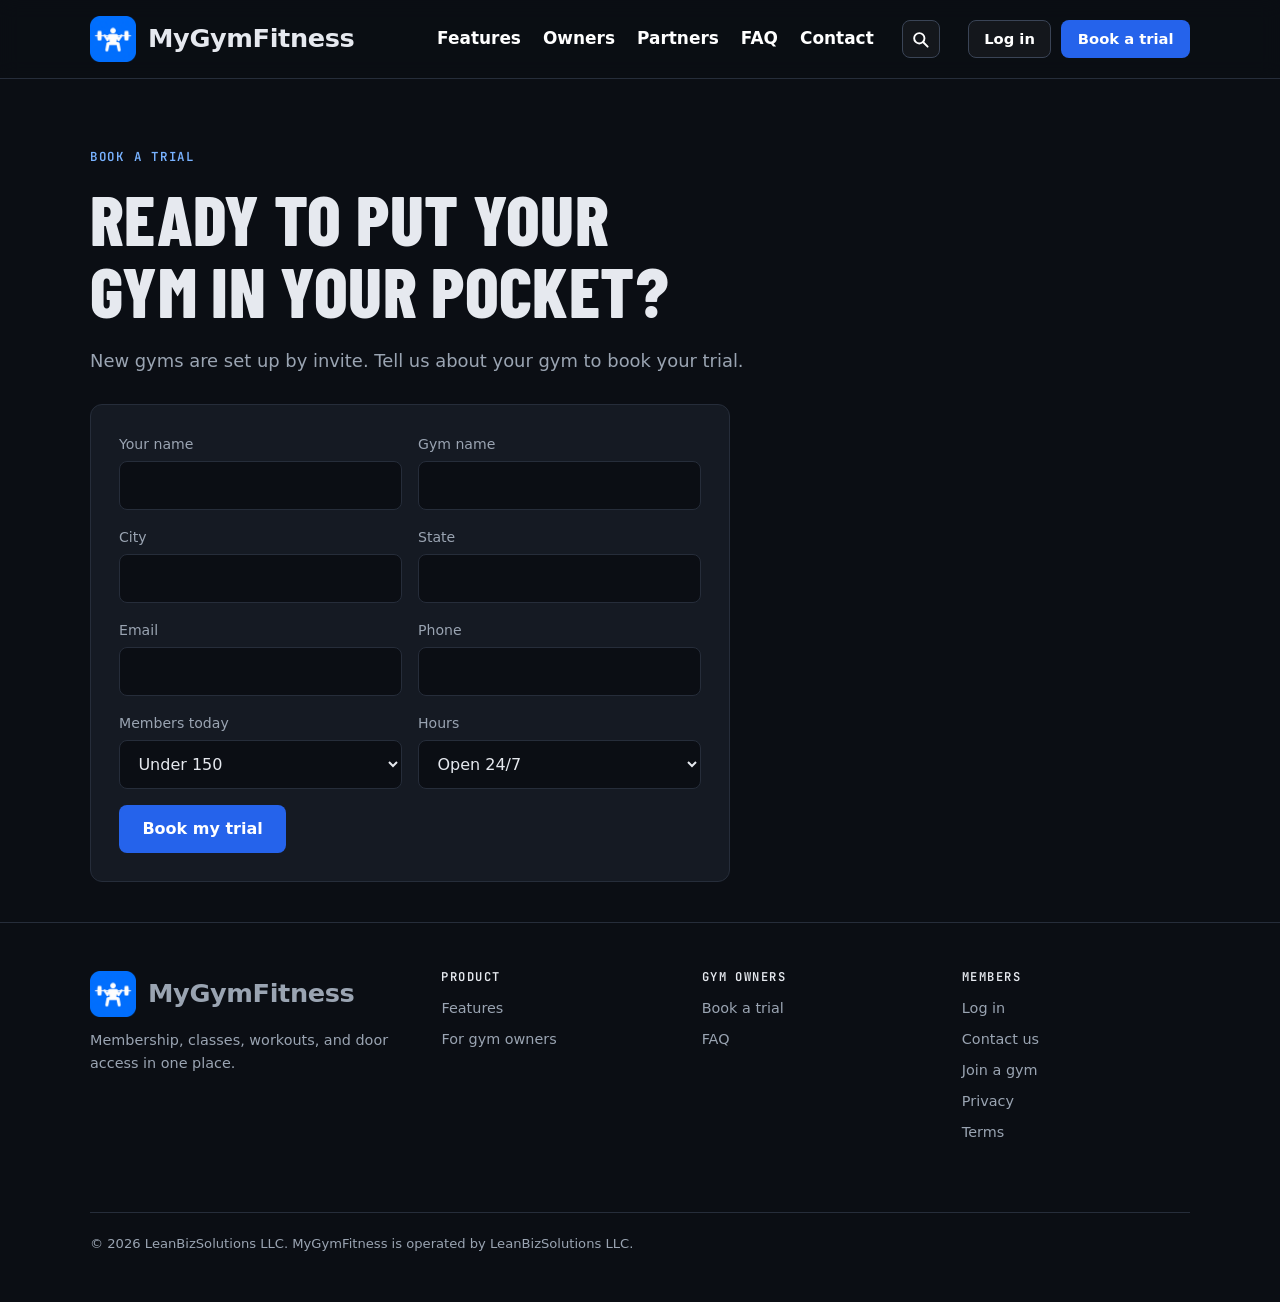
<file: book-a-trial.html>
<!doctype html>
<html lang="en">
<head>
<meta charset="utf-8">
<meta name="viewport" content="width=device-width, initial-scale=1, viewport-fit=cover">
<title>Book a trial · MyGymFitness</title>
<meta name="description" content="Book a trial of MyGymFitness for your gym. New gyms are set up by invite.">
<meta property="og:title" content="Book a trial · MyGymFitness">
<meta property="og:description" content="Book a trial of MyGymFitness for your gym. New gyms are set up by invite.">
<meta property="og:image" content="https://www.mygymfitness.us/img/share-card.png">
<link rel="icon" href="img/favicon-32.png" sizes="32x32">
<link rel="apple-touch-icon" href="img/apple-touch-icon.png">
<link rel="preconnect" href="https://fonts.googleapis.com">
<link rel="preconnect" href="https://fonts.gstatic.com" crossorigin>
<link rel="stylesheet" href="https://fonts.googleapis.com/css2?family=Barlow+Condensed:wght@600;700;800&family=JetBrains+Mono:wght@400;600&display=swap">
<link rel="stylesheet" href="styles.css">
</head>
<body>
<header class="nav">
  <div class="wrap">
    <a class="logo" href="index.html" aria-label="MyGymFitness home"><img src="img/logo.png" alt="" width="32" height="32">MyGymFitness</a>
    <nav class="nav-links" id="site-menu" aria-label="Main">
      <a href="features.html">Features</a>
      <a href="owners.html">Owners</a>
      <a href="partners.html">Partners</a>
      <a href="faq.html">FAQ</a>
      <a href="contact.html">Contact</a>
      <div class="nav-acts"><a class="nav-login" href="https://app.mygymfitness.us" target="_blank" rel="noopener">Log in</a><a class="nav-book" href="book-a-trial.html">Book a trial</a></div>
    </nav>
    <button class="nav-search" type="button" aria-label="Search the site" aria-haspopup="dialog" aria-expanded="false" aria-controls="site-search"><svg viewBox="0 0 24 24" aria-hidden="true" focusable="false"><circle cx="10.5" cy="10.5" r="6.5"/><path d="M15.5 15.5 21 21"/></svg></button>
    <div class="nav-cta">
      <a class="btn btn-ghost" href="https://app.mygymfitness.us" target="_blank" rel="noopener">Log in</a>
      <a class="btn btn-primary" href="book-a-trial.html" aria-current="page">Book a trial</a>
    </div>
    <button class="nav-menu" type="button" aria-expanded="false" aria-controls="site-menu" aria-label="Open menu"><span></span><span></span><span></span></button>
  </div>
</header>
<script>/* mb-early: header classes before first paint */(function(n){if(!n)return;n.classList.add('js-menu','js-search');var s=n.querySelector('.nav-search'),c=n.querySelector('.nav-cta');if(s&&c&&window.matchMedia&&matchMedia('(max-width: 1023px)').matches)c.parentNode.insertBefore(s,c.nextSibling);addEventListener('load',function(){if(!window.__mbReady)n.classList.remove('js-menu','js-search');});})(document.querySelector('header.nav'));</script>

<main id="top">
  <section id="sr-book-a-trial-1" class="page-head">
    <div class="wrap">
      <span class="eyebrow">Book a trial</span>
      <h1>Ready to put your gym in your pocket?</h1>
      <p class="lede">New gyms are set up by invite. Tell us about your gym to book your trial.</p>
      <form class="card page-form" id="demo-form" novalidate>
        <div class="row2">
          <div class="field"><label for="f-name">Your name</label><input id="f-name" name="name" autocomplete="name" required></div>
          <div class="field"><label for="f-gym">Gym name</label><input id="f-gym" name="gym" required></div>
        </div>
        <div class="row2 ct-row">
          <div class="field"><label for="f-city">City</label><input id="f-city" name="city" autocomplete="address-level2" required></div>
          <div class="field"><label for="f-state">State</label><input id="f-state" name="state" autocomplete="address-level1" required></div>
        </div>
        <div class="row2">
          <div class="field"><label for="f-email">Email</label><input id="f-email" name="email" type="email" autocomplete="email" required></div>
          <div class="field"><label for="f-phone">Phone</label><input id="f-phone" name="phone" type="tel" autocomplete="tel"></div>
        </div>
        <div class="row2">
          <div class="field"><label for="f-members">Members today</label>
            <select id="f-members" name="members"><option>Under 150</option><option>150 to 400</option><option>400 to 1,000</option><option>Over 1,000</option></select></div>
          <div class="field"><label for="f-hours">Hours</label>
            <select id="f-hours" name="hours"><option>Open 24/7</option><option>Staffed hours only</option><option>Both</option></select></div>
        </div>
        <div class="hp-field" aria-hidden="true"><label>Leave this empty <input name="_honey" tabindex="-1" autocomplete="off"></label></div>
        <button class="btn btn-primary" type="submit" style="justify-self:start">Book my trial</button>
        <p class="form-msg" id="form-msg" hidden></p>
      </form>
    </div>
  </section>
</main>

<footer>
  <div class="wrap">
    <div style="display:grid;gap:12px;align-content:start">
      <a class="logo" href="index.html"><img src="img/logo.png" alt="" width="32" height="32">MyGymFitness</a>
      <p>Membership, classes, workouts, and door access in one place.</p>
    </div>
    <div><h4>Product</h4><ul><li><a href="features.html">Features</a></li><li><a href="owners.html">For gym owners</a></li></ul></div>
    <div><h4>Gym owners</h4><ul><li><a href="book-a-trial.html">Book a trial</a></li><li><a href="faq.html">FAQ</a></li></ul></div>
    <div><h4>Members</h4><ul><li><a href="https://app.mygymfitness.us" target="_blank" rel="noopener">Log in</a></li><li><a href="contact.html">Contact us</a></li><li><a href="https://app.mygymfitness.us/join" target="_blank" rel="noopener">Join a gym</a></li><li><a href="https://app.mygymfitness.us/privacy" target="_blank" rel="noopener">Privacy</a></li><li><a href="https://app.mygymfitness.us/terms" target="_blank" rel="noopener">Terms</a></li></ul></div>
    <p class="legal">© 2026 LeanBizSolutions LLC. MyGymFitness is operated by LeanBizSolutions LLC.</p>
  </div>
</footer>

<script src="site.js"></script>
</body>
</html>
</file>
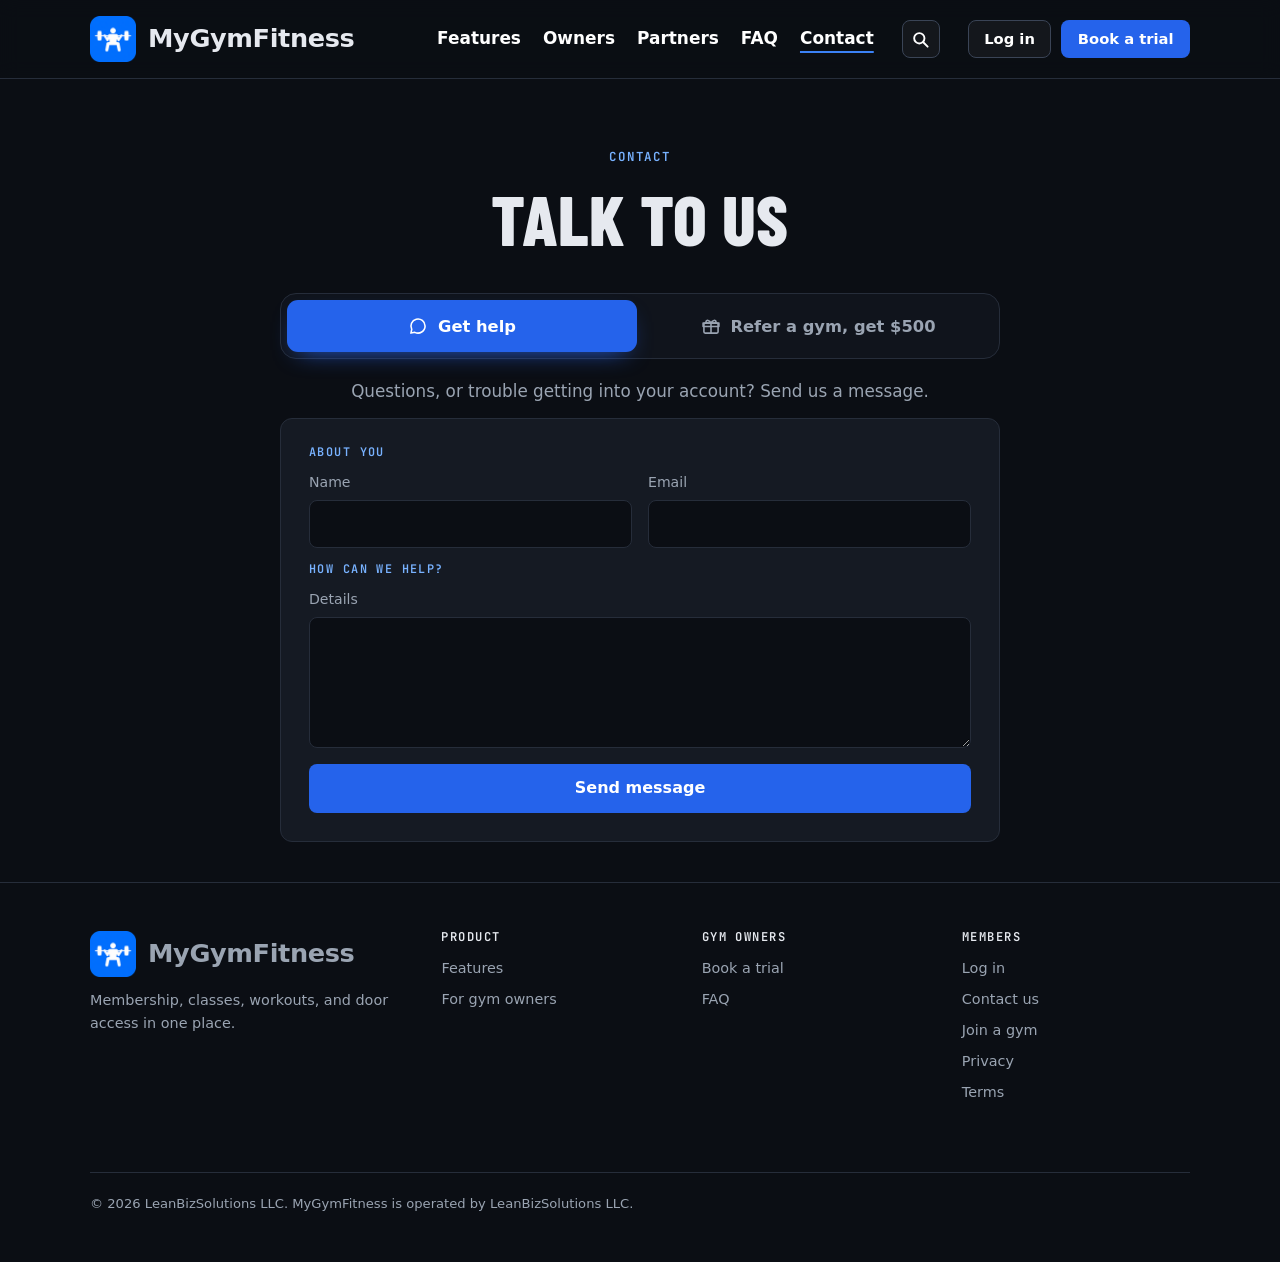
<file: contact.html>
<!doctype html>
<html lang="en">
<head>
<meta charset="utf-8">
<meta name="viewport" content="width=device-width, initial-scale=1, viewport-fit=cover">
<title>Contact · MyGymFitness</title>
<meta name="description" content="Contact MyGymFitness. Send us a message and we will get back to you.">
<meta property="og:title" content="Contact · MyGymFitness">
<meta property="og:description" content="Contact MyGymFitness. Send us a message and we will get back to you.">
<meta property="og:image" content="https://www.mygymfitness.us/img/share-card.png">
<link rel="icon" href="img/favicon-32.png" sizes="32x32">
<link rel="apple-touch-icon" href="img/apple-touch-icon.png">
<link rel="preconnect" href="https://fonts.googleapis.com">
<link rel="preconnect" href="https://fonts.gstatic.com" crossorigin>
<link rel="stylesheet" href="https://fonts.googleapis.com/css2?family=Barlow+Condensed:wght@600;700;800&family=JetBrains+Mono:wght@400;600&display=swap">
<link rel="stylesheet" href="styles.css">
</head>
<body>
<header class="nav">
  <div class="wrap">
    <a class="logo" href="index.html" aria-label="MyGymFitness home"><img src="img/logo.png" alt="" width="32" height="32">MyGymFitness</a>
    <nav class="nav-links" id="site-menu" aria-label="Main">
      <a href="features.html">Features</a>
      <a href="owners.html">Owners</a>
      <a href="partners.html">Partners</a>
      <a href="faq.html">FAQ</a>
      <a href="contact.html" aria-current="page">Contact</a>
      <div class="nav-acts"><a class="nav-login" href="https://app.mygymfitness.us" target="_blank" rel="noopener">Log in</a><a class="nav-book" href="book-a-trial.html">Book a trial</a></div>
    </nav>
    <button class="nav-search" type="button" aria-label="Search the site" aria-haspopup="dialog" aria-expanded="false" aria-controls="site-search"><svg viewBox="0 0 24 24" aria-hidden="true" focusable="false"><circle cx="10.5" cy="10.5" r="6.5"/><path d="M15.5 15.5 21 21"/></svg></button>
    <div class="nav-cta">
      <a class="btn btn-ghost" href="https://app.mygymfitness.us" target="_blank" rel="noopener">Log in</a>
      <a class="btn btn-primary" href="book-a-trial.html">Book a trial</a>
    </div>
    <button class="nav-menu" type="button" aria-expanded="false" aria-controls="site-menu" aria-label="Open menu"><span></span><span></span><span></span></button>
  </div>
</header>
<script>/* mb-early: header classes before first paint */(function(n){if(!n)return;n.classList.add('js-menu','js-search');var s=n.querySelector('.nav-search'),c=n.querySelector('.nav-cta');if(s&&c&&window.matchMedia&&matchMedia('(max-width: 1023px)').matches)c.parentNode.insertBefore(s,c.nextSibling);addEventListener('load',function(){if(!window.__mbReady)n.classList.remove('js-menu','js-search');});})(document.querySelector('header.nav'));</script>

<main id="top">
  <section id="sr-contact-1" class="page-head">
    <div class="wrap">
      <span class="eyebrow">Contact</span>
      <h1>Talk to us</h1>
      <div class="cf-switch" id="cf-switch" role="tablist" aria-label="What do you need?" hidden>
        <button type="button" role="tab" id="cf-tab-help" aria-controls="cf-help" aria-selected="true"><svg viewBox="0 0 24 24" aria-hidden="true" focusable="false"><path d="M20.5 12a8.5 8.5 0 0 1-12.3 7.6L3.5 20.5l1-4.4A8.5 8.5 0 1 1 20.5 12z"/></svg><span>Get help</span></button>
        <button type="button" role="tab" id="cf-tab-refer" aria-controls="refer" aria-selected="false" tabindex="-1"><svg viewBox="0 0 24 24" aria-hidden="true" focusable="false"><rect x="3.5" y="8.5" width="17" height="12" rx="1.5"/><path d="M2.5 8.5h19v4h-19zM12 8.5v12M12 8.5c-1.5-3.5-6-4.5-6-1.5 0 1.5 2.5 1.5 6 1.5zM12 8.5c1.5-3.5 6-4.5 6-1.5 0 1.5-2.5 1.5-6 1.5z"/></svg><span>Refer a gym, get $500</span></button>
      </div>
      <div class="cf-panel" id="cf-help" role="tabpanel" aria-labelledby="cf-tab-help">
        <p class="rf-line">Questions, or trouble getting into your account? Send us a message.</p>
        <form class="card contact-form rf-form" id="contact-form" novalidate>
          <fieldset>
            <legend>About you</legend>
            <div class="row2">
              <div class="field"><label for="c-name">Name</label><input id="c-name" name="name" autocomplete="name" required></div>
              <div class="field"><label for="c-email">Email</label><input id="c-email" name="email" type="email" autocomplete="email" required></div>
            </div>
          </fieldset>
          <fieldset>
            <legend>How can we help?</legend>
            <div class="field"><label for="c-msg">Details</label><textarea id="c-msg" name="message" rows="5" required></textarea></div>
          </fieldset>
          <div class="hp-field" aria-hidden="true"><label>Leave this empty <input name="_honey" tabindex="-1" autocomplete="off"></label></div>
          <button class="btn btn-primary" type="submit">Send message</button>
          <p class="form-msg" id="contact-msg" hidden></p>
        </form>
      </div>
      <div class="cf-panel cf-refer" id="refer" role="tabpanel" aria-labelledby="refer-title">
        <h2 id="refer-title">Refer a gym, <em>get $500.</em></h2>
        <p class="rf-line">Know a gym owner who should be on MyGymFitness? Tell us who they are and we'll reach out.</p>
        <form class="card rf-form" id="refer-form" novalidate>
          <fieldset>
            <legend>About you</legend>
            <div class="row2">
              <div class="field"><label for="r-name">Your name</label><input id="r-name" name="your_name" autocomplete="name" required></div>
              <div class="field"><label for="r-email">Your email</label><input id="r-email" name="your_email" type="email" autocomplete="email" required></div>
            </div>
          </fieldset>
          <fieldset>
            <legend>About the gym</legend>
            <div class="row2">
              <div class="field"><label for="r-gym">Gym name</label><input id="r-gym" name="gym_name" autocomplete="off" required></div>
              <div class="field"><label for="r-city">City and state</label><input id="r-city" name="gym_city_state" autocomplete="off" required></div>
            </div>
            <div class="row2">
              <div class="field"><label for="r-owner">Gym owner's name</label><input id="r-owner" name="owner_name" autocomplete="off" required></div>
              <div class="field"><label for="r-oemail">Gym owner's email</label><input id="r-oemail" name="owner_email" type="email" autocomplete="off" required></div>
            </div>
            <div class="row2">
              <div class="field"><label for="r-phone">Owner's phone <span class="rf-opt">(optional)</span></label><input id="r-phone" name="owner_phone" type="tel" autocomplete="off"></div>
              <div class="field"><label for="r-how">How do you know them?</label><select id="r-how" name="relationship" required><option value="">Choose one</option><option>I'm a member there</option><option>I work there</option><option>Friend or family</option><option>Another gym owner</option><option>Other</option></select></div>
            </div>
            <div class="field rf-other" id="r-other-wrap" hidden><label for="r-other">Tell us how you know them</label><input id="r-other" name="relationship_other" autocomplete="off"></div>
            <div class="field"><label for="r-notes">Anything else we should know? <span class="rf-opt">(optional)</span></label><textarea id="r-notes" name="notes" rows="3" placeholder="For example: what they use now, or the best time to reach them"></textarea></div>
          </fieldset>
          <div class="hp-field" aria-hidden="true"><label>Leave this empty <input name="_honey" tabindex="-1" autocomplete="off"></label></div>
          <button class="btn btn-primary" type="submit" style="justify-self:start">Send referral</button>
          <p class="form-msg" id="refer-msg" hidden></p>
        </form>
      </div>
    </div>
  </section>
</main>

<footer>
  <div class="wrap">
    <div style="display:grid;gap:12px;align-content:start">
      <a class="logo" href="index.html"><img src="img/logo.png" alt="" width="32" height="32">MyGymFitness</a>
      <p>Membership, classes, workouts, and door access in one place.</p>
    </div>
    <div><h4>Product</h4><ul><li><a href="features.html">Features</a></li><li><a href="owners.html">For gym owners</a></li></ul></div>
    <div><h4>Gym owners</h4><ul><li><a href="book-a-trial.html">Book a trial</a></li><li><a href="faq.html">FAQ</a></li></ul></div>
    <div><h4>Members</h4><ul><li><a href="https://app.mygymfitness.us" target="_blank" rel="noopener">Log in</a></li><li><a href="contact.html">Contact us</a></li><li><a href="https://app.mygymfitness.us/join" target="_blank" rel="noopener">Join a gym</a></li><li><a href="https://app.mygymfitness.us/privacy" target="_blank" rel="noopener">Privacy</a></li><li><a href="https://app.mygymfitness.us/terms" target="_blank" rel="noopener">Terms</a></li></ul></div>
    <p class="legal">© 2026 LeanBizSolutions LLC. MyGymFitness is operated by LeanBizSolutions LLC.</p>
  </div>
</footer>

<script src="site.js"></script>
</body>
</html>
</file>
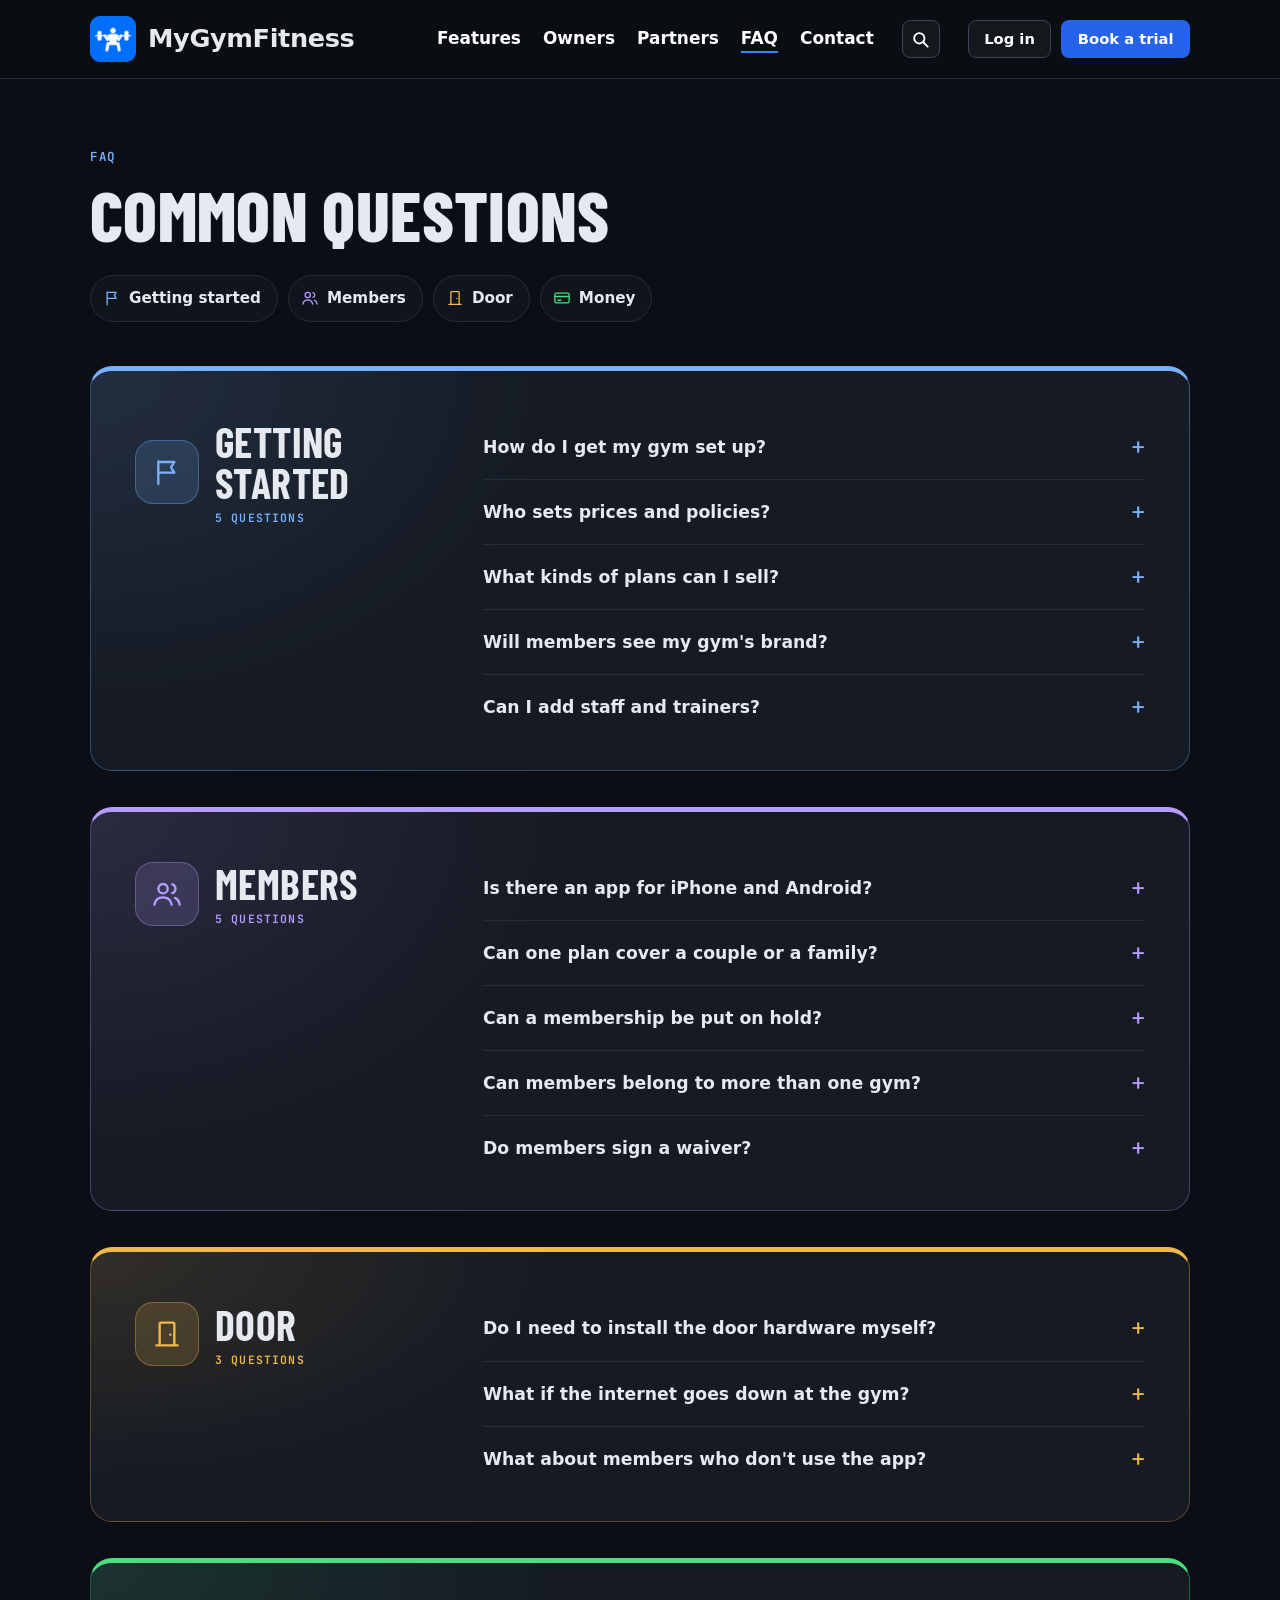
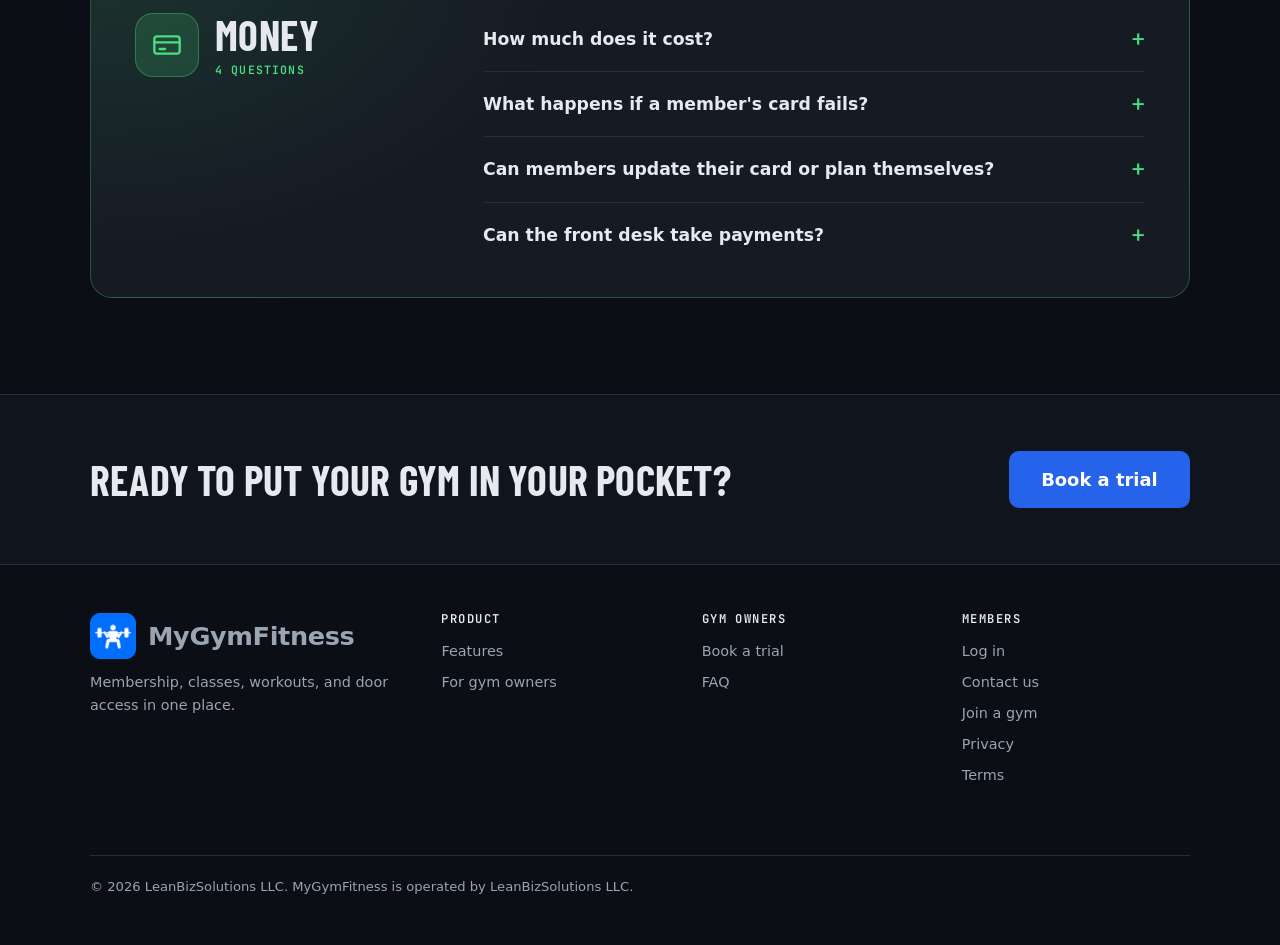
<file: faq.html>
<!doctype html>
<html lang="en">
<head>
<meta charset="utf-8">
<meta name="viewport" content="width=device-width, initial-scale=1, viewport-fit=cover">
<title>FAQ · MyGymFitness</title>
<meta name="description" content="Answers to common questions about MyGymFitness, for gym owners and members.">
<meta property="og:title" content="FAQ · MyGymFitness">
<meta property="og:description" content="Answers to common questions about MyGymFitness, for gym owners and members.">
<meta property="og:image" content="https://www.mygymfitness.us/img/share-card.png">
<link rel="icon" href="img/favicon-32.png" sizes="32x32">
<link rel="apple-touch-icon" href="img/apple-touch-icon.png">
<link rel="preconnect" href="https://fonts.googleapis.com">
<link rel="preconnect" href="https://fonts.gstatic.com" crossorigin>
<link rel="stylesheet" href="https://fonts.googleapis.com/css2?family=Barlow+Condensed:wght@600;700;800&family=JetBrains+Mono:wght@400;600&display=swap">
<link rel="stylesheet" href="styles.css">
</head>
<body>
<header class="nav">
  <div class="wrap">
    <a class="logo" href="index.html" aria-label="MyGymFitness home"><img src="img/logo.png" alt="" width="32" height="32">MyGymFitness</a>
    <nav class="nav-links" id="site-menu" aria-label="Main">
      <a href="features.html">Features</a>
      <a href="owners.html">Owners</a>
      <a href="partners.html">Partners</a>
      <a href="faq.html" aria-current="page">FAQ</a>
      <a href="contact.html">Contact</a>
      <div class="nav-acts"><a class="nav-login" href="https://app.mygymfitness.us" target="_blank" rel="noopener">Log in</a><a class="nav-book" href="book-a-trial.html">Book a trial</a></div>
    </nav>
    <button class="nav-search" type="button" aria-label="Search the site" aria-haspopup="dialog" aria-expanded="false" aria-controls="site-search"><svg viewBox="0 0 24 24" aria-hidden="true" focusable="false"><circle cx="10.5" cy="10.5" r="6.5"/><path d="M15.5 15.5 21 21"/></svg></button>
    <div class="nav-cta">
      <a class="btn btn-ghost" href="https://app.mygymfitness.us" target="_blank" rel="noopener">Log in</a>
      <a class="btn btn-primary" href="book-a-trial.html">Book a trial</a>
    </div>
    <button class="nav-menu" type="button" aria-expanded="false" aria-controls="site-menu" aria-label="Open menu"><span></span><span></span><span></span></button>
  </div>
</header>
<script>/* mb-early: header classes before first paint */(function(n){if(!n)return;n.classList.add('js-menu','js-search');var s=n.querySelector('.nav-search'),c=n.querySelector('.nav-cta');if(s&&c&&window.matchMedia&&matchMedia('(max-width: 1023px)').matches)c.parentNode.insertBefore(s,c.nextSibling);addEventListener('load',function(){if(!window.__mbReady)n.classList.remove('js-menu','js-search');});})(document.querySelector('header.nav'));</script>

<main id="top">
  <section class="block page-top fq" id="faq">
    <div class="wrap">
      <div class="fq-head">
        <span class="eyebrow">FAQ</span>
        <h1>Common questions</h1>
        <nav class="fq-jump" aria-label="Question topics"><a href="#fq-start"><svg class="fq-ic" viewBox="0 0 24 24" aria-hidden="true" focusable="false"><path d="M5.5 21V4M5.5 4.5h12l-2.5 4 2.5 4h-12"/></svg><span>Getting started</span></a><a href="#fq-members"><svg class="fq-ic" viewBox="0 0 24 24" aria-hidden="true" focusable="false"><circle cx="9" cy="8" r="3.5"/><path d="M2.5 20c.7-3.5 3.3-5.5 6.5-5.5s5.8 2 6.5 5.5M16 4.7a3.5 3.5 0 0 1 0 6.6M18 14.9c1.9.8 3.1 2.5 3.5 5.1"/></svg><span>Members</span></a><a href="#fq-door"><svg class="fq-ic" viewBox="0 0 24 24" aria-hidden="true" focusable="false"><path d="M6.5 20.5V4.5a1 1 0 0 1 1-1h9a1 1 0 0 1 1 1v16M4 20.5h16"/><circle cx="14.5" cy="12.5" r=".9" fill="currentColor" stroke="none"/></svg><span>Door</span></a><a href="#fq-money"><svg class="fq-ic" viewBox="0 0 24 24" aria-hidden="true" focusable="false"><rect x="2.5" y="5.5" width="19" height="13" rx="2"/><path d="M2.5 10h19M6.5 15h4"/></svg><span>Money</span></a></nav>
      </div>

      <div class="fq-all">
        <h2 class="fq-sr" id="fq-all-title">All questions</h2>
        <div class="fq-groups">
          <section class="fq-group" id="fq-start" aria-labelledby="fq-start-title">
            <div class="fq-group-head">
              <span class="fq-group-ic"><svg class="fq-ic" viewBox="0 0 24 24" aria-hidden="true" focusable="false"><path d="M5.5 21V4M5.5 4.5h12l-2.5 4 2.5 4h-12"/></svg></span>
              <h3 class="fq-group-label" id="fq-start-title">Getting started</h3>
              <span class="fq-count">5 questions</span>
            </div>
            <div class="faq fq-list">
              <details id="sr-faq-1"><summary>How do I get my gym set up?</summary><p>New gyms are set up by invite. Once you're in, add your details and your gym's, and your dashboard is ready for plans in about two minutes.</p></details>
              <details id="sr-faq-2"><summary>Who sets prices and policies?</summary><p>You do. We make the software. Your gym provides the gym, sets prices, contracts and cancellation policy, and holds the membership agreement.</p></details>
              <details id="sr-faq-3"><summary>What kinds of plans can I sell?</summary><p>Memberships, day and week passes, class packs, and PT plans. Add contract lengths, setup fees, staffed-hours-only access, or private rate links.</p></details>
              <details id="sr-faq-4"><summary>Will members see my gym's brand?</summary><p>Yes. Your gym's name and logo sit at the top of the app, with a small "Powered by MyGymFitness" line under it.</p></details>
              <details id="sr-faq-5"><summary>Can I add staff and trainers?</summary><p>Yes. Add staff, teachers, and trainers, and choose who can see revenue.</p></details>
            </div>
          </section>

          <section class="fq-group" id="fq-members" aria-labelledby="fq-members-title">
            <div class="fq-group-head">
              <span class="fq-group-ic"><svg class="fq-ic" viewBox="0 0 24 24" aria-hidden="true" focusable="false"><circle cx="9" cy="8" r="3.5"/><path d="M2.5 20c.7-3.5 3.3-5.5 6.5-5.5s5.8 2 6.5 5.5M16 4.7a3.5 3.5 0 0 1 0 6.6M18 14.9c1.9.8 3.1 2.5 3.5 5.1"/></svg></span>
              <h3 class="fq-group-label" id="fq-members-title">Members</h3>
              <span class="fq-count">5 questions</span>
            </div>
            <div class="faq fq-list">
              <details id="sr-faq-6"><summary>Is there an app for iPhone and Android?</summary><p>Yes. It's on the App Store and Google Play, and the web app installs from the browser.</p></details>
              <details id="sr-faq-7"><summary>Can one plan cover a couple or a family?</summary><p>Yes. A plan can cover a partner or children, and each person gets their own login and door access.</p></details>
              <details id="sr-faq-8"><summary>Can a membership be put on hold?</summary><p>Yes. Freeze it with a reason and a return date; billing and door access pause until it resumes.</p></details>
              <details id="sr-faq-9"><summary>Can members belong to more than one gym?</summary><p>Yes. One MyGymFitness account works at several gyms.</p></details>
              <details id="sr-faq-10"><summary>Do members sign a waiver?</summary><p>Yes. They sign it on their phone when they join, and you can change the wording.</p></details>
            </div>
          </section>

          <section class="fq-group" id="fq-door" aria-labelledby="fq-door-title">
            <div class="fq-group-head">
              <span class="fq-group-ic"><svg class="fq-ic" viewBox="0 0 24 24" aria-hidden="true" focusable="false"><path d="M6.5 20.5V4.5a1 1 0 0 1 1-1h9a1 1 0 0 1 1 1v16M4 20.5h16"/><circle cx="14.5" cy="12.5" r=".9" fill="currentColor" stroke="none"/></svg></span>
              <h3 class="fq-group-label" id="fq-door-title">Door</h3>
              <span class="fq-count">3 questions</span>
            </div>
            <div class="faq fq-list">
              <details id="sr-faq-11"><summary>Do I need to install the door hardware myself?</summary><p>No. We provision the controller and set it up with your lock.</p></details>
              <details id="sr-faq-12"><summary>What if the internet goes down at the gym?</summary><p>Keypad and QR entry keep working, and members can still open their last door code in the app.</p></details>
              <details id="sr-faq-13"><summary>What about members who don't use the app?</summary><p>They can get a permanent keypad code, and the front desk can check them in.</p></details>
            </div>
          </section>

          <section class="fq-group" id="fq-money" aria-labelledby="fq-money-title">
            <div class="fq-group-head">
              <span class="fq-group-ic"><svg class="fq-ic" viewBox="0 0 24 24" aria-hidden="true" focusable="false"><rect x="2.5" y="5.5" width="19" height="13" rx="2"/><path d="M2.5 10h19M6.5 15h4"/></svg></span>
              <h3 class="fq-group-label" id="fq-money-title">Money</h3>
              <span class="fq-count">4 questions</span>
            </div>
            <div class="faq fq-list">
              <details id="sr-faq-14"><summary>How much does it cost?</summary><p>It depends on how your gym wants to handle the platform fee. <a href="book-a-trial.html">Book a trial</a> and we'll walk you through the options.</p></details>
              <details id="sr-faq-15"><summary>What happens if a member's card fails?</summary><p>They keep access through a grace period while the app shows what's owed. If it stays unpaid, access closes by itself.</p></details>
              <details id="sr-faq-16"><summary>Can members update their card or plan themselves?</summary><p>Yes. They can change plans, renew, pay a balance, update their card, see receipts, and cancel where your gym allows it.</p></details>
              <details id="sr-faq-17"><summary>Can the front desk take payments?</summary><p>Yes. Staff can charge the card on file, or record cash, checks, and comps.</p></details>
            </div>
          </section>
        </div>
      </div>
    </div>
  </section>

  <section class="cta-band">
    <div class="wrap">
      <h2 style="font-size:clamp(1.9rem,3.6vw,2.6rem)">Ready to put your gym in your pocket?</h2>
      <a class="btn btn-primary" href="book-a-trial.html">Book a trial</a>
    </div>
  </section>
</main>

<footer>
  <div class="wrap">
    <div style="display:grid;gap:12px;align-content:start">
      <a class="logo" href="index.html"><img src="img/logo.png" alt="" width="32" height="32">MyGymFitness</a>
      <p>Membership, classes, workouts, and door access in one place.</p>
    </div>
    <div><h4>Product</h4><ul><li><a href="features.html">Features</a></li><li><a href="owners.html">For gym owners</a></li></ul></div>
    <div><h4>Gym owners</h4><ul><li><a href="book-a-trial.html">Book a trial</a></li><li><a href="faq.html">FAQ</a></li></ul></div>
    <div><h4>Members</h4><ul><li><a href="https://app.mygymfitness.us" target="_blank" rel="noopener">Log in</a></li><li><a href="contact.html">Contact us</a></li><li><a href="https://app.mygymfitness.us/join" target="_blank" rel="noopener">Join a gym</a></li><li><a href="https://app.mygymfitness.us/privacy" target="_blank" rel="noopener">Privacy</a></li><li><a href="https://app.mygymfitness.us/terms" target="_blank" rel="noopener">Terms</a></li></ul></div>
    <p class="legal">© 2026 LeanBizSolutions LLC. MyGymFitness is operated by LeanBizSolutions LLC.</p>
  </div>
</footer>

<script src="site.js"></script>
</body>
</html>
</file>
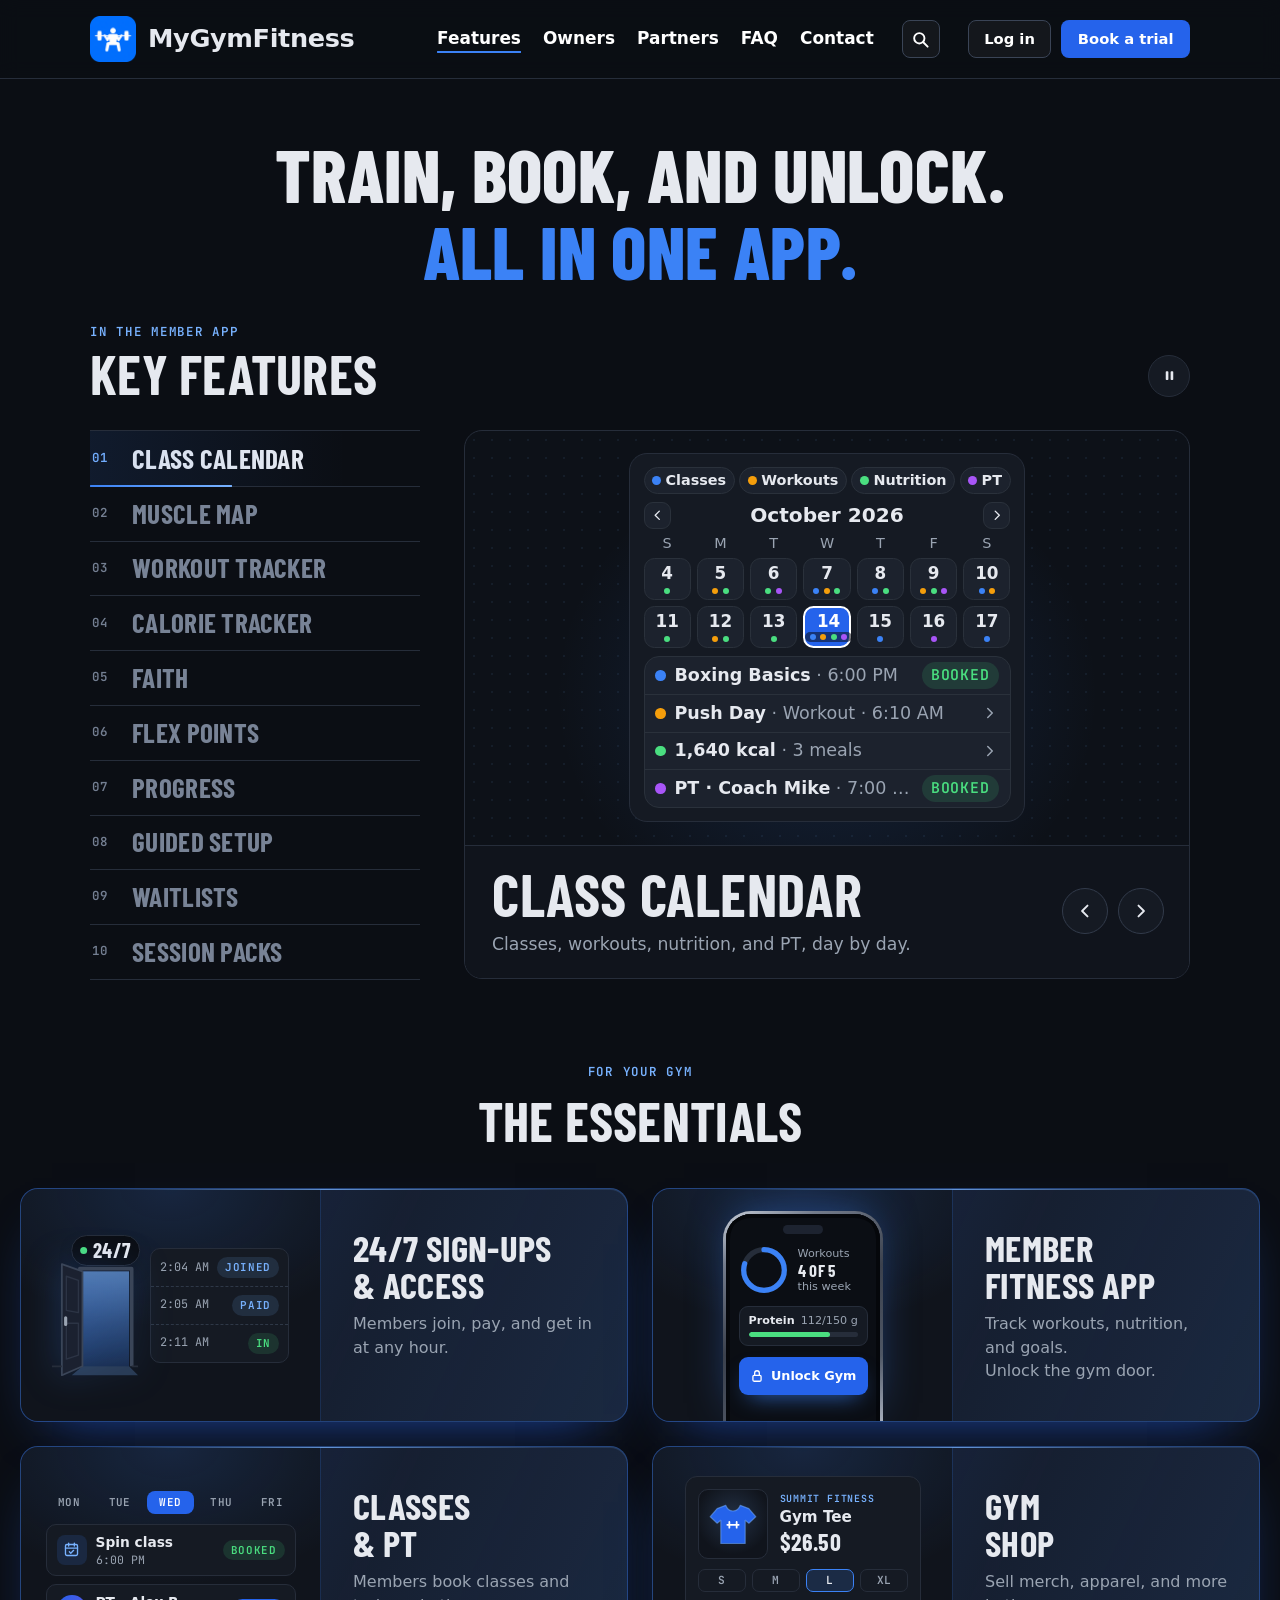
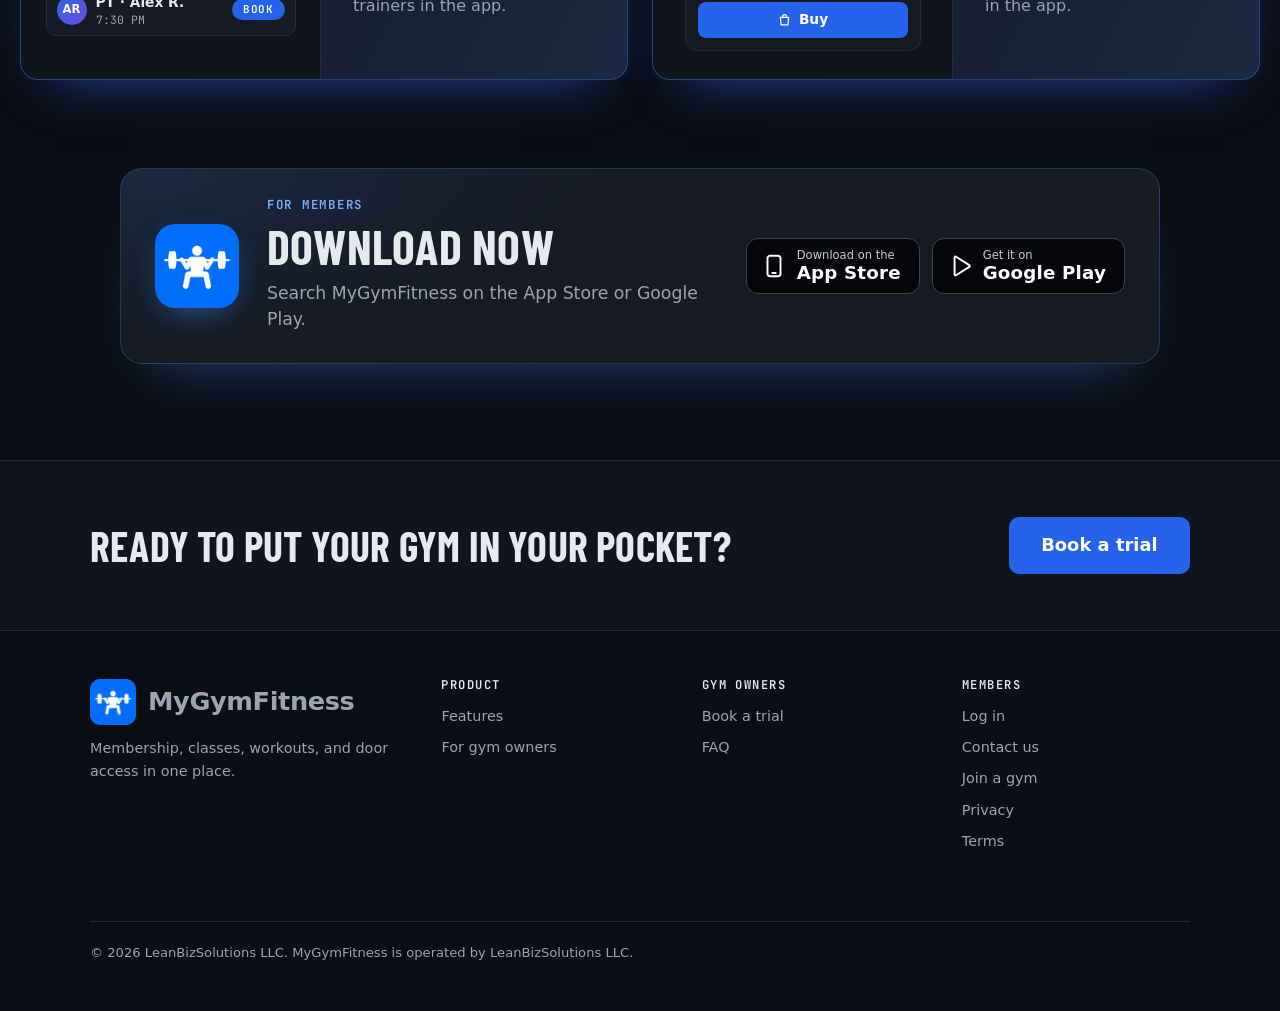
<file: features.html>
<!doctype html>
<html lang="en">
<head>
<meta charset="utf-8">
<meta name="viewport" content="width=device-width, initial-scale=1, viewport-fit=cover">
<title>Features · MyGymFitness</title>
<meta name="description" content="24/7 sign-ups and access, the member fitness app, classes and PT, and the gym shop, plus the member app's key features and where to download it.">
<meta property="og:title" content="Features · MyGymFitness">
<meta property="og:description" content="24/7 sign-ups and access, the member fitness app, classes and PT, and the gym shop, plus the member app's key features and where to download it.">
<meta property="og:image" content="https://www.mygymfitness.us/img/share-card.png">
<link rel="icon" href="img/favicon-32.png" sizes="32x32">
<link rel="apple-touch-icon" href="img/apple-touch-icon.png">
<link rel="preconnect" href="https://fonts.googleapis.com">
<link rel="preconnect" href="https://fonts.gstatic.com" crossorigin>
<link rel="stylesheet" href="https://fonts.googleapis.com/css2?family=Barlow+Condensed:wght@600;700;800&family=JetBrains+Mono:wght@400;600&display=swap">
<link rel="stylesheet" href="styles.css">
</head>
<body>
<header class="nav">
  <div class="wrap">
    <a class="logo" href="index.html" aria-label="MyGymFitness home"><img src="img/logo.png" alt="" width="32" height="32">MyGymFitness</a>
    <nav class="nav-links" id="site-menu" aria-label="Main">
      <a href="features.html" aria-current="page">Features</a>
      <a href="owners.html">Owners</a>
      <a href="partners.html">Partners</a>
      <a href="faq.html">FAQ</a>
      <a href="contact.html">Contact</a>
      <div class="nav-acts"><a class="nav-login" href="https://app.mygymfitness.us" target="_blank" rel="noopener">Log in</a><a class="nav-book" href="book-a-trial.html">Book a trial</a></div>
    </nav>
    <button class="nav-search" type="button" aria-label="Search the site" aria-haspopup="dialog" aria-expanded="false" aria-controls="site-search"><svg viewBox="0 0 24 24" aria-hidden="true" focusable="false"><circle cx="10.5" cy="10.5" r="6.5"/><path d="M15.5 15.5 21 21"/></svg></button>
    <div class="nav-cta">
      <a class="btn btn-ghost" href="https://app.mygymfitness.us" target="_blank" rel="noopener">Log in</a>
      <a class="btn btn-primary" href="book-a-trial.html">Book a trial</a>
    </div>
    <button class="nav-menu" type="button" aria-expanded="false" aria-controls="site-menu" aria-label="Open menu"><span></span><span></span><span></span></button>
  </div>
</header>
<script>/* mb-early: header classes before first paint */(function(n){if(!n)return;n.classList.add('js-menu','js-search');var s=n.querySelector('.nav-search'),c=n.querySelector('.nav-cta');if(s&&c&&window.matchMedia&&matchMedia('(max-width: 1023px)').matches)c.parentNode.insertBefore(s,c.nextSibling);addEventListener('load',function(){if(!window.__mbReady)n.classList.remove('js-menu','js-search');});})(document.querySelector('header.nav'));</script>

<main id="top">

  <section class="block hx page-top" id="hx-app" aria-labelledby="ft-title" data-ks>
    <div class="wrap">
      <div class="ft-head hx-top">
        <h1 id="ft-title">Train, book, and unlock. <em>All in one app.</em></h1>
      </div>
      <div class="ks-head">
        <div class="hx-head">
          <span class="eyebrow">In the member app</span>
          <h2 id="hx-heading">Key Features</h2>
        </div>
      </div>
      <div class="ks-body">
        <ul class="ks-slides">
          <li id="sr-features-5" class="ks-slide">
            <div class="hx-art" role="img" aria-label="Calendar for October 2026 showing two weeks, Sunday the 4th to Saturday the 17th, under chips for Classes, Workouts, Nutrition and PT. Colored dots under the days mark classes in blue, workouts in orange, nutrition in green and personal training in purple. Wednesday the 14th is picked and lists Boxing Basics at 6:00 PM, booked; the Push Day workout at 6:10 AM; 1,640 calories from 3 meals; and a PT session with Coach Mike at 7:00 AM, booked.">
              <div class="hx-ui hx-cal">
                <div class="hx-cal-keys">
                  <span class="hx-cal-key"><i class="hx-cal-c"></i>Classes</span>
                  <span class="hx-cal-key"><i class="hx-cal-w"></i>Workouts</span>
                  <span class="hx-cal-key"><i class="hx-cal-m"></i>Nutrition</span>
                  <span class="hx-cal-key"><i class="hx-cal-p"></i>PT</span>
                </div>
                <div class="hx-cal-top">
                  <span class="hx-cal-nav"><svg viewBox="0 0 24 24" aria-hidden="true" focusable="false"><path d="M15 6l-6 6 6 6"/></svg></span>
                  <b>October 2026</b>
                  <span class="hx-cal-nav"><svg viewBox="0 0 24 24" aria-hidden="true" focusable="false"><path d="M9 6l6 6-6 6"/></svg></span>
                </div>
                <div class="hx-cal-wk">
                  <span class="hx-cal-dow">S</span><span class="hx-cal-dow">M</span><span class="hx-cal-dow">T</span><span class="hx-cal-dow">W</span><span class="hx-cal-dow">T</span><span class="hx-cal-dow">F</span><span class="hx-cal-dow">S</span>
                  <span class="hx-cal-d"><b>4</b><span><i class="hx-cal-m"></i></span></span>
                  <span class="hx-cal-d"><b>5</b><span><i class="hx-cal-w"></i><i class="hx-cal-m"></i></span></span>
                  <span class="hx-cal-d"><b>6</b><span><i class="hx-cal-m"></i><i class="hx-cal-p"></i></span></span>
                  <span class="hx-cal-d"><b>7</b><span><i class="hx-cal-c"></i><i class="hx-cal-w"></i><i class="hx-cal-m"></i></span></span>
                  <span class="hx-cal-d"><b>8</b><span><i class="hx-cal-c"></i><i class="hx-cal-m"></i></span></span>
                  <span class="hx-cal-d"><b>9</b><span><i class="hx-cal-w"></i><i class="hx-cal-m"></i><i class="hx-cal-p"></i></span></span>
                  <span class="hx-cal-d"><b>10</b><span><i class="hx-cal-c"></i><i class="hx-cal-w"></i></span></span>
                  <span class="hx-cal-d"><b>11</b><span><i class="hx-cal-m"></i></span></span>
                  <span class="hx-cal-d"><b>12</b><span><i class="hx-cal-w"></i><i class="hx-cal-m"></i></span></span>
                  <span class="hx-cal-d"><b>13</b><span><i class="hx-cal-m"></i></span></span>
                  <span class="hx-cal-d hx-cal-on"><b>14</b><span><i class="hx-cal-c"></i><i class="hx-cal-w"></i><i class="hx-cal-m"></i><i class="hx-cal-p"></i></span></span>
                  <span class="hx-cal-d"><b>15</b><span><i class="hx-cal-c"></i></span></span>
                  <span class="hx-cal-d"><b>16</b><span><i class="hx-cal-p"></i></span></span>
                  <span class="hx-cal-d"><b>17</b><span><i class="hx-cal-c"></i></span></span>
                </div>
                <div class="hx-cal-day">
                  <div class="hx-cal-row">
                    <i class="hx-cal-c"></i>
                    <span class="hx-cal-txt"><b>Boxing Basics</b> · 6:00 PM</span>
                    <span class="hx-cal-ok">Booked</span>
                  </div>
                  <div class="hx-cal-row">
                    <i class="hx-cal-w"></i>
                    <span class="hx-cal-txt"><b>Push Day</b> · Workout · 6:10 AM</span>
                    <svg class="hx-cal-go" viewBox="0 0 24 24" aria-hidden="true" focusable="false"><path d="M9 6l6 6-6 6"/></svg>
                  </div>
                  <div class="hx-cal-row">
                    <i class="hx-cal-m"></i>
                    <span class="hx-cal-txt"><b>1,640 kcal</b> · 3 meals</span>
                    <svg class="hx-cal-go" viewBox="0 0 24 24" aria-hidden="true" focusable="false"><path d="M9 6l6 6-6 6"/></svg>
                  </div>
                  <div class="hx-cal-row">
                    <i class="hx-cal-p"></i>
                    <span class="hx-cal-txt"><b>PT · Coach Mike</b> · 7:00 AM</span>
                    <span class="hx-cal-ok">Booked</span>
                  </div>
                </div>
              </div>
            </div>
            <div class="hx-text">
              <h3 class="hx-title">Class calendar</h3>
              <p class="hx-line">Classes, workouts, nutrition, and PT, day by day.</p>
            </div>
          </li>
          <li id="sr-features-6" class="ks-slide">
            <div class="hx-art" role="img" aria-label="Muscle map with a front and a back body figure. The core on the front and the triceps on both arms on the back are picked and shown in blue, labeled Core + Triceps. Exercises for them: Plank, checked, and Push-Up.">
              <div class="hx-ui hx-mm">
                <div class="hx-mm-map">
                  <b class="hx-mm-sel">Core + Triceps</b>
                  <svg class="hx-mm-fig" viewBox="3 0 190 218" aria-hidden="true" focusable="false">
              <g class="hx-mm-sil"><path d="M51.2 24L43.5 24L43 33C36.2 35.4 27.8 36.2 22.4 38.6C17.8 40.8 16.2 46 18.1 52L25.5 60C27.4 70 30.1 78 30.6 86C30.1 92 26.7 98 26.7 105C26.7 126 28.6 150 29.6 166C29.1 177 31.8 194 33.9 206L33.4 211C33.4 214.6 35.8 216 39.2 216L44.5 216C47.1 216 47.4 213.6 46.6 211.4L45.9 206C46.6 195 47.8 178 45.9 166C46.6 150 49 125 50 113L51.2 113Z"/><path d="M48.8 24L56.5 24L57 33C63.8 35.4 72.2 36.2 77.6 38.6C82.2 40.8 83.8 46 81.9 52L74.5 60C72.6 70 69.9 78 69.4 86C69.9 92 73.3 98 73.3 105C73.3 126 71.4 150 70.4 166C70.9 177 68.2 194 66.1 206L66.6 211C66.6 214.6 64.2 216 60.8 216L55.5 216C52.9 216 52.6 213.6 53.4 211.4L54.1 206C53.4 195 52.2 178 54.1 166C53.4 150 51 125 50 113L48.8 113Z"/><path d="M22.9 37.6C14.7 38 10.2 43 9.4 50C8.8 60 8.1 72 7.5 84C6.6 95 6 103 6.4 110C5.2 115 4.8 121 7 125C9.1 127.8 13.5 127.8 15.3 125C17.4 121 17.5 115 17 110C19 102 21 94 21.6 86C22.6 78 24.3 68 25.5 60L26.5 45Z"/><path d="M77.1 37.6C85.3 38 89.8 43 90.6 50C91.2 60 91.9 72 92.5 84C93.4 95 94 103 93.6 110C94.8 115 95.2 121 93 125C90.9 127.8 86.5 127.8 84.7 125C82.6 121 82.5 115 83 110C81 102 79 94 78.4 86C77.4 78 75.7 68 74.5 60L73.5 45Z"/><ellipse cx="50" cy="15.6" rx="11.6" ry="13.6"/></g>
              <g class="hx-mm-seg"><path d="M11.4 47Q10.9 42.6 15.1 41.4L18.6 40.4Q22.9 39.2 24.3 43.4L24.6 44.4Q26 48.6 21.8 49.8L16.3 51.2Q12.1 52.4 11.5 48Z"/><path d="M88.5 48Q87.9 52.4 83.7 51.2L78.2 49.8Q74 48.6 75.4 44.4L75.7 43.4Q77.1 39.2 81.4 40.4L84.9 41.4Q89.1 42.6 88.6 47Z"/><path d="M32.2 45.2Q32.2 41.2 36.2 41.2L44.6 41.2Q48.6 41.2 48.6 45.2L48.6 53Q48.6 57 44.6 57L36.2 57Q32.2 57 32.2 53Z"/><path d="M67.8 53Q67.8 57 63.8 57L55.4 57Q51.4 57 51.4 53L51.4 45.2Q51.4 41.2 55.4 41.2L63.8 41.2Q67.8 41.2 67.8 45.2Z"/><path d="M10.4 60.5Q10.7 55.5 15.7 55.5L19.2 55.5Q24.2 55.5 23.6 60.5L21.4 76Q20.7 81 15.7 81L14.2 81Q9.2 81 9.5 76Z"/><path d="M90.5 76Q90.8 81 85.8 81L84.3 81Q79.3 81 78.6 76L76.4 60.5Q75.8 55.5 80.8 55.5L84.3 55.5Q89.3 55.5 89.6 60.5Z"/><path d="M8.5 91.7Q8.7 87.5 12.9 87.5L15.8 87.5Q20 87.5 19.2 91.6L16.9 103.9Q16.1 108 11.9 108L11.9 108Q7.8 108 8 103.8Z"/><path d="M92 103.8Q92.2 108 88.1 108L88.1 108Q83.9 108 83.1 103.9L80.8 91.6Q80 87.5 84.2 87.5L87.1 87.5Q91.3 87.5 91.5 91.7Z"/><path d="M29 123Q28.7 116.5 35.2 116.5L41.4 116.5Q47.9 116.5 47.4 123L45.2 150.5Q44.6 157 38.1 157L37.3 157Q30.8 157 30.5 150.5Z"/><path d="M69.5 150.5Q69.2 157 62.7 157L61.9 157Q55.4 157 54.8 150.5L52.6 123Q52.1 116.5 58.6 116.5L64.8 116.5Q71.3 116.5 71 123Z"/><path d="M31.8 173Q31.2 168 36.2 168L39.5 168Q44.5 168 44.5 173L44.6 196Q44.6 201 39.6 201L39.6 201Q34.7 201 34.2 196Z"/><path d="M65.8 196Q65.3 201 60.4 201L60.4 201Q55.4 201 55.4 196L55.5 173Q55.5 168 60.5 168L63.8 168Q68.8 168 68.2 173Z"/></g>
              <g class="hx-mm-hit"><path d="M35.4 67.3Q35.4 60.8 41.9 60.8L58.1 60.8Q64.6 60.8 64.6 67.3L64.6 91.5Q64.6 98 58.1 98L41.9 98Q35.4 98 35.4 91.5Z"/></g>
              <g class="hx-mm-sil"><path d="M146.2 24L138.5 24L138 33C131.2 35.4 122.8 36.2 117.4 38.6C112.8 40.8 111.2 46 113.1 52L120.5 60C122.4 70 125.1 78 125.6 86C125.1 92 121.7 98 121.7 105C121.7 126 123.6 150 124.6 166C124.1 177 126.8 194 128.9 206L128.4 211C128.4 214.6 130.8 216 134.2 216L139.5 216C142.1 216 142.4 213.6 141.6 211.4L140.9 206C141.6 195 142.8 178 140.9 166C141.6 150 144 125 145 113L146.2 113Z"/><path d="M143.8 24L151.5 24L152 33C158.8 35.4 167.2 36.2 172.6 38.6C177.2 40.8 178.8 46 176.9 52L169.5 60C167.6 70 164.9 78 164.4 86C164.9 92 168.3 98 168.3 105C168.3 126 166.4 150 165.4 166C165.9 177 163.2 194 161.1 206L161.6 211C161.6 214.6 159.2 216 155.8 216L150.5 216C147.9 216 147.6 213.6 148.4 211.4L149.1 206C148.4 195 147.2 178 149.1 166C148.4 150 146 125 145 113L143.8 113Z"/><path d="M117.9 37.6C109.7 38 105.2 43 104.4 50C103.8 60 103.1 72 102.5 84C101.6 95 101 103 101.4 110C100.2 115 99.8 121 102 125C104.1 127.8 108.5 127.8 110.3 125C112.4 121 112.5 115 112 110C114 102 116 94 116.6 86C117.6 78 119.3 68 120.5 60L121.5 45Z"/><path d="M172.1 37.6C180.3 38 184.8 43 185.6 50C186.2 60 186.9 72 187.5 84C188.4 95 189 103 188.6 110C189.8 115 190.2 121 188 125C185.9 127.8 181.5 127.8 179.7 125C177.6 121 177.5 115 178 110C176 102 174 94 173.4 86C172.4 78 170.7 68 169.5 60L168.5 45Z"/><ellipse cx="145" cy="15.6" rx="11.6" ry="13.6"/></g>
              <g class="hx-mm-seg"><path d="M106.4 47Q105.9 42.6 110.1 41.4L113.6 40.4Q117.9 39.2 119.3 43.4L119.6 44.4Q121 48.6 116.8 49.8L111.3 51.2Q107.1 52.4 106.5 48Z"/><path d="M183.5 48Q182.9 52.4 178.7 51.2L173.2 49.8Q169 48.6 170.4 44.4L170.7 43.4Q172.1 39.2 176.4 40.4L179.9 41.4Q184.1 42.6 183.6 47Z"/><path d="M103.5 91.7Q103.7 87.5 107.9 87.5L110.8 87.5Q115 87.5 114.2 91.6L111.9 103.9Q111.1 108 106.9 108L106.9 108Q102.8 108 103 103.8Z"/><path d="M187 103.8Q187.2 108 183.1 108L183.1 108Q178.9 108 178.1 103.9L175.8 91.6Q175 87.5 179.2 87.5L182.1 87.5Q186.3 87.5 186.5 91.7Z"/><path d="M124 123Q123.7 116.5 130.2 116.5L136.4 116.5Q142.9 116.5 142.4 123L140.2 150.5Q139.6 157 133.1 157L132.3 157Q125.8 157 125.5 150.5Z"/><path d="M164.5 150.5Q164.2 157 157.7 157L156.9 157Q150.4 157 149.8 150.5L147.6 123Q147.1 116.5 153.6 116.5L159.8 116.5Q166.3 116.5 166 123Z"/><path d="M126.8 173Q126.2 168 131.2 168L134.5 168Q139.5 168 139.5 173L139.6 196Q139.6 201 134.6 201L134.6 201Q129.7 201 129.2 196Z"/><path d="M160.8 196Q160.3 201 155.4 201L155.4 201Q150.4 201 150.4 196L150.5 173Q150.5 168 155.5 168L158.8 168Q163.8 168 163.2 173Z"/><path d="M127.5 47.5Q127.2 41 133.7 41L156.3 41Q162.8 41 162.5 47.5L161.1 76.5Q160.8 83 154.3 83L135.7 83Q129.2 83 128.9 76.5Z"/><path d="M126.6 93.9Q127.5 87.5 134 87.5L156 87.5Q162.5 87.5 163.4 93.9L164.8 104.1Q165.6 110.5 159.1 110.5L130.9 110.5Q124.4 110.5 125.2 104.1Z"/></g>
              <g class="hx-mm-hit"><path d="M105.4 60.5Q105.7 55.5 110.7 55.5L114.2 55.5Q119.2 55.5 118.6 60.5L116.4 76Q115.7 81 110.7 81L109.2 81Q104.2 81 104.5 76Z"/><path d="M185.5 76Q185.8 81 180.8 81L179.3 81Q174.3 81 173.6 76L171.4 60.5Q170.8 55.5 175.8 55.5L179.3 55.5Q184.3 55.5 184.6 60.5Z"/></g>
            </svg>
                  <div class="hx-mm-cap"><span>Front</span><span>Back</span></div>
                </div>
                <div class="hx-mm-list">
                  <span class="hx-mm-h">Exercises</span>
                  <div class="hx-mm-ex hx-mm-on"><span class="hx-mm-box"><svg viewBox="0 0 24 24" aria-hidden="true" focusable="false"><path d="M5 12.5l4.5 4.5L19 7.5"/></svg></span><b>Plank</b></div>
                  <div class="hx-mm-ex"><span class="hx-mm-box"></span><b>Push-Up</b></div>
                </div>
              </div>
            </div>
            <div class="hx-text">
              <h3 class="hx-title">Muscle map</h3>
              <p class="hx-line">Tap a muscle to find its exercises.</p>
            </div>
          </li>
          <li id="sr-features-7" class="ks-slide">
            <div class="hx-art" role="img" aria-label="Push Day routine with 5 exercises and a Log Routine button: Bench Press 4 by 8, then a superset of Cable Fly 3 by 12 and Triceps Pushdown 3 by 12.">
              <div class="hx-ui hx-rt">
                <div class="hx-rt-head"><b>Push Day</b><small>5 exercises</small></div>
                <span class="hx-btn"><svg viewBox="0 0 24 24" aria-hidden="true" focusable="false"><rect x="3.5" y="5" width="17" height="15.5" rx="2"/><path d="M3.5 10h17M8 3v4M16 3v4M9 15.2l2 2 4-4"/></svg>Log Routine</span>
                <div class="hx-ex"><b>Bench Press</b><span>4 × 8</span></div>
                <div class="hx-ss">
                  <span class="hx-ss-tag">Superset</span>
                  <div class="hx-ex"><b>Cable Fly</b><span>3 × 12</span></div>
                  <div class="hx-ex"><b>Triceps Pushdown</b><span>3 × 12</span></div>
                </div>
              </div>
            </div>
            <div class="hx-text">
              <h3 class="hx-title">Workout tracker</h3>
              <p class="hx-line">Build routines, then log each workout.</p>
            </div>
          </li>
          <li id="sr-features-8" class="ks-slide">
            <div class="hx-art" role="img" aria-label="Nutrition tab, daily progress: 1,640 of 2,200 calories, based on a goal of 155 pounds at 1 pound a week. Protein 112 of 150 grams, carbs 186 of 220 grams, fat 48 of 73 grams. Below it, Meals with an Add meal link.">
              <div class="hx-ui hx-nu">
                <div class="hx-seg hx-nu-seg">
                  <span><svg viewBox="0 0 24 24" aria-hidden="true" focusable="false"><path d="M17.596 12.768a2 2 0 1 0 2.829-2.829l-1.768-1.767a2 2 0 0 0 2.828-2.829l-2.828-2.828a2 2 0 0 0-2.829 2.828l-1.767-1.768a2 2 0 1 0-2.829 2.829z"/><path d="m2.5 21.5 1.4-1.4"/><path d="m20.1 3.9 1.4-1.4"/><path d="M5.343 21.485a2 2 0 1 0 2.829-2.828l1.767 1.768a2 2 0 1 0 2.829-2.829l-6.364-6.364a2 2 0 1 0-2.829 2.829l1.768 1.767a2 2 0 0 0-2.828 2.829z"/><path d="m9.6 14.4 4.8-4.8"/></svg>Workout</span>
                  <span class="hx-on"><svg viewBox="0 0 24 24" aria-hidden="true" focusable="false"><path d="M12 20.94c1.5 0 2.75 1.06 4 1.06 3 0 6-8 6-12.22A4.91 4.91 0 0 0 17 5c-2.22 0-4 1.44-5 2-1-.56-2.78-2-5-2a4.9 4.9 0 0 0-5 4.78C2 14 5 22 8 22c1.25 0 2.5-1.06 4-1.06Z"/><path d="M10 2c1 .5 2 2 2 5"/></svg>Nutrition</span>
                </div>
                <div class="hx-nu-panel">
                  <div class="hx-nu-head">
                    <svg viewBox="0 0 24 24" aria-hidden="true" focusable="false"><path d="M12 20.94c1.5 0 2.75 1.06 4 1.06 3 0 6-8 6-12.22A4.91 4.91 0 0 0 17 5c-2.22 0-4 1.44-5 2-1-.56-2.78-2-5-2a4.9 4.9 0 0 0-5 4.78C2 14 5 22 8 22c1.25 0 2.5-1.06 4-1.06Z"/><path d="M10 2c1 .5 2 2 2 5"/></svg>
                    <b>Daily progress</b>
                  </div>
                  <div class="hx-nu-row"><span class="hx-nu-top"><span>Calories</span><span>1,640 / 2,200 kcal</span></span><span class="hx-bar"><span class="hx-fill hx-nu-f hx-nu-cal"></span></span></div>
                  <p class="hx-nu-note">Based on your goal: 155 lb at 1 lb/week.</p>
                  <div class="hx-nu-row"><span class="hx-nu-top"><span>Protein</span><span>112 / 150 g</span></span><span class="hx-bar"><span class="hx-fill hx-nu-f hx-nu-pro"></span></span></div>
                  <div class="hx-nu-row"><span class="hx-nu-top"><span>Carbs</span><span>186 / 220 g</span></span><span class="hx-bar"><span class="hx-fill hx-nu-f hx-nu-carb"></span></span></div>
                  <div class="hx-nu-row"><span class="hx-nu-top"><span>Fat</span><span>48 / 73 g</span></span><span class="hx-bar"><span class="hx-fill hx-nu-f hx-nu-fat"></span></span></div>
                </div>
                <div class="hx-nu-meals">
                  <span>Meals</span>
                  <span class="hx-nu-add"><svg viewBox="0 0 24 24" aria-hidden="true" focusable="false"><path d="M5 12h14"/><path d="M12 5v14"/></svg>Add meal</span>
                </div>
              </div>
            </div>
            <div class="hx-text">
              <h3 class="hx-title">Calorie tracker</h3>
              <p class="hx-line">Log meals against a daily target.</p>
            </div>
          </li>
          <li id="sr-features-9" class="ks-slide">
            <div class="hx-art" role="img" aria-label="Exercise your Faith. This week: The Word Is Alive, with the verse from Hebrews 4:12, &ldquo;For the word of God is living and active, and sharper than any two-edged sword&rdquo;.">
              <div class="hx-ui hx-vs">
                <div class="hx-vs-head">
                  <svg viewBox="0 0 24 24" aria-hidden="true" focusable="false"><path d="M12 7v14"/><path d="M3 18a1 1 0 0 1-1-1V4a1 1 0 0 1 1-1h5a4 4 0 0 1 4 4 4 4 0 0 1 4-4h5a1 1 0 0 1 1 1v13a1 1 0 0 1-1 1h-6a3 3 0 0 0-3 3 3 3 0 0 0-3-3z"/></svg>
                  <b>Exercise your Faith</b>
                </div>
                <div class="hx-vs-panel">
                  <span class="hx-vs-eyebrow">This week</span>
                  <b class="hx-vs-title">The Word is alive</b>
                  <div class="hx-vs-quote">
                    <q>For the word of God is living and active, and sharper than any two-edged sword&hellip;</q>
                    <small>Hebrews 4:12</small>
                  </div>
                </div>
              </div>
            </div>
            <div class="hx-text">
              <h3 class="hx-title">Faith</h3>
              <p class="hx-line">A weekly verse and devotional.</p>
            </div>
          </li>
          <li id="sr-features-10" class="ks-slide">
            <div class="hx-art" role="img" aria-label="Flex Points pop-up: plus 20 Flex Points on a day 4 streak, 230 points total. Seven day tiles go from day 1 plus 5 to day 7 plus 35, rising by 5 each day. Days 1 to 3 are done, day 4 is today, and a Claim button sits below.">
              <div class="hx-ui hx-fx">
                <svg class="hx-fx-award" viewBox="0 0 24 24" aria-hidden="true" focusable="false"><path d="m15.477 12.89 1.515 8.526a.5.5 0 0 1-.81.47l-3.58-2.687a1 1 0 0 0-1.197 0l-3.586 2.686a.5.5 0 0 1-.81-.469l1.514-8.526"/><circle cx="12" cy="8" r="6"/></svg>
                <b class="hx-fx-title">+20 Flex Points!</b>
                <span class="hx-fx-sub">Day 4 streak · 230 points total</span>
                <ol class="hx-fx-days">
                  <li class="hx-fx-done"><small>Day 1</small><b>+5</b></li>
                  <li class="hx-fx-done"><small>Day 2</small><b>+10</b></li>
                  <li class="hx-fx-done"><small>Day 3</small><b>+15</b></li>
                  <li class="hx-fx-today"><small>Day 4</small><b>+20</b><span class="hx-fx-chk"><svg viewBox="0 0 24 24" aria-hidden="true" focusable="false"><path d="M20 6 9 17l-5-5"/></svg></span></li>
                  <li><small>Day 5</small><b>+25</b></li>
                  <li><small>Day 6</small><b>+30</b></li>
                  <li><small>Day 7</small><b>+35</b></li>
                </ol>
                <span class="hx-fx-claim">Claim</span>
              </div>
            </div>
            <div class="hx-text">
              <h3 class="hx-title">Flex Points</h3>
              <p class="hx-line"><span class="hx-fx-nb">A daily streak.</span> <span class="hx-fx-nb">Each day earns 5 more.</span></p>
            </div>
          </li>
          <li id="sr-features-11" class="ks-slide">
            <div class="hx-art" role="img" aria-label="Progress screen: 172 pounds, down 9, with a Log button. Goal 155 pounds, 17 pounds to go. The trend line falls from 181 to 172, toward the dashed goal line at 155. Lift maxes: bench 175, squat 225, deadlift 275. Progress photos from week 1 and week 8, and an Add photo button.">
              <div class="hx-ui hx-wg">
                <div class="hx-wg-now">
                  <b>172 lb</b><span class="hx-wg-chg">−9 lb</span>
                  <span class="hx-wg-log">Log</span>
                </div>
                <div class="hx-wg-goal">
                  <svg viewBox="0 0 24 24" aria-hidden="true" focusable="false"><circle cx="12" cy="12" r="10"/><circle cx="12" cy="12" r="6"/><circle cx="12" cy="12" r="2"/></svg>
                  <span><b>Goal · 155 lb</b> — 17 lb to go</span>
                </div>
                <svg class="hx-trend hx-wg-chart" viewBox="0 0 240 50" aria-hidden="true" focusable="false">
                  <defs><linearGradient id="hx-wg-fill" x1="0" y1="0" x2="0" y2="1"><stop offset="0" stop-color="#3b82f6" stop-opacity=".3"/><stop offset="1" stop-color="#3b82f6" stop-opacity=".04"/></linearGradient></defs>
                  <line class="hx-wg-grid" x1="26" x2="238" y1="5" y2="5"/>
                  <text x="20" y="8.5" text-anchor="end">181</text>
                  <text x="20" y="48.5" text-anchor="end">155</text>
                  <path d="M26 5 L56 7.2 L86 9 L116 10.3 L146 12.7 L176 14.6 L206 16.8 L236 18.8 L236 45 L26 45 Z" fill="url(#hx-wg-fill)"/>
                  <line class="hx-wg-goalln" x1="26" x2="238" y1="45" y2="45"/>
                  <path class="hx-wg-line" d="M26 5 L56 7.2 L86 9 L116 10.3 L146 12.7 L176 14.6 L206 16.8 L236 18.8"/>
                  <g class="hx-wg-pt"><circle cx="26" cy="5" r="2.4"/><circle cx="56" cy="7.2" r="2.4"/><circle cx="86" cy="9" r="2.4"/><circle cx="116" cy="10.3" r="2.4"/><circle cx="146" cy="12.7" r="2.4"/><circle cx="176" cy="14.6" r="2.4"/><circle cx="206" cy="16.8" r="2.4"/><circle cx="236" cy="18.8" r="2.4"/></g>
                </svg>
                <div class="hx-wg-maxes">
                  <span><small>Bench</small><b>175</b></span>
                  <span><small>Squat</small><b>225</b></span>
                  <span><small>Deadlift</small><b>275</b></span>
                </div>
                <div class="hx-pp">
                  <span class="hx-pp-shot"><svg viewBox="0 0 30 46" aria-hidden="true" focusable="false"><circle cx="15" cy="6" r="4.6"/><path d="M8.5 13 Q15 11 21.5 13 C23.6 14 24.2 18 24 24 L22.5 30 L21 45 L17 45 L15.5 32 L14.5 32 L13 45 L9 45 L7.5 30 L6 24 C5.8 18 6.4 14 8.5 13 Z"/></svg><small>Week 1</small></span>
                  <span class="hx-pp-shot hx-pp-new"><svg viewBox="0 0 30 46" aria-hidden="true" focusable="false"><circle cx="15" cy="6" r="4.6"/><path d="M6.2 13.4 Q15 10.8 23.8 13.4 C25.3 14.4 25.3 17 24.3 20 L21.2 28 L21 45 L17 45 L15.5 31 L14.5 31 L13 45 L9 45 L8.8 28 L5.7 20 C4.7 17 4.7 14.4 6.2 13.4 Z"/></svg><small>Week 8</small></span>
                  <span class="hx-pp-add"><svg viewBox="0 0 24 24" aria-hidden="true" focusable="false"><path d="M4 8.5h3l1.6-2.5h6.8L17 8.5h3a1 1 0 0 1 1 1V18a1 1 0 0 1-1 1H4a1 1 0 0 1-1-1V9.5a1 1 0 0 1 1-1z"/><circle cx="12" cy="13.5" r="3.4"/></svg><small>Add photo</small></span>
                </div>
              </div>
            </div>
            <div class="hx-text">
              <h3 class="hx-title">Progress</h3>
              <p class="hx-line">Weight goal, lift maxes, and progress photos.</p>
            </div>
          </li>
          <li id="sr-features-12" class="ks-slide">
            <div class="hx-art" role="img" aria-label="Guided setup. What are you here for? Build muscle is picked over Lose weight. How many days a week? 3 days is picked from 2, 3, 4 or 5 days. Your plan: Full body, 3 days a week.">
              <div class="hx-ui hx-gs">
                <span class="hx-gs-q">What are you here for?</span>
                <div class="hx-gs-opt hx-gs-on"><span class="hx-gs-radio"></span><span class="hx-gs-txt"><b>Build muscle</b><small>Get bigger and more defined</small></span></div>
                <div class="hx-gs-opt"><span class="hx-gs-radio"></span><span class="hx-gs-txt"><b>Lose weight</b></span></div>
                <span class="hx-gs-q">How many days a week?</span>
                <div class="hx-gs-days"><span>2 days</span><span class="hx-gs-on">3 days</span><span>4 days</span><span>5 days</span></div>
                <div class="hx-gs-plan">
                  <span class="hx-gs-ico"><svg viewBox="0 0 24 24" aria-hidden="true" focusable="false"><path d="M17.596 12.768a2 2 0 1 0 2.829-2.829l-1.768-1.767a2 2 0 0 0 2.828-2.829l-2.828-2.828a2 2 0 0 0-2.829 2.828l-1.767-1.768a2 2 0 1 0-2.829 2.829z"/><path d="m2.5 21.5 1.4-1.4"/><path d="m20.1 3.9 1.4-1.4"/><path d="M5.343 21.485a2 2 0 1 0 2.829-2.829l1.767 1.768a2 2 0 1 0 2.829-2.829l-6.364-6.364a2 2 0 1 0-2.829 2.829l1.768 1.767a2 2 0 0 0-2.828 2.829z"/><path d="m9.6 14.4 4.8-4.8"/></svg></span>
                  <span class="hx-gs-txt"><small>Your plan</small><b>Full body, 3 days a week</b></span>
                </div>
              </div>
            </div>
            <div class="hx-text">
              <h3 class="hx-title">Guided setup</h3>
              <p class="hx-line">Three questions build your week.</p>
            </div>
          </li>
          <li id="sr-features-13" class="ks-slide">
            <div class="hx-art" role="img" aria-label="Spin on Wednesday at 12:00 PM is full and the member is on the waitlist. A notification says a spot opened, and a second one is a reminder that Boxing Basics starts in 2 hours.">
              <div class="hx-ui hx-wait">
                <div class="hx-class">
                  <span class="hx-cdot"></span>
                  <span class="hx-what"><b>Spin</b><small>Wed · 12:00 PM · Full</small></span>
                  <span class="hx-pill hx-warn">Waitlist</span>
                </div>
                <div class="hx-notif">
                  <span class="hx-app">S</span>
                  <span class="hx-notif-txt"><span class="hx-notif-top"><b>Spot open</b><time>now</time></span><span>A spot opened in Spin.</span></span>
                </div>
                <div class="hx-notif">
                  <span class="hx-app">S</span>
                  <span class="hx-notif-txt"><span class="hx-notif-top"><b>Reminder</b><time>4:00 PM</time></span><span>Boxing Basics starts in 2 hours.</span></span>
                </div>
              </div>
            </div>
            <div class="hx-text">
              <h3 class="hx-title">Waitlists</h3>
              <p class="hx-line">Get a ping when a spot opens.</p>
            </div>
          </li>
          <li id="sr-features-14" class="ks-slide">
            <div class="hx-art" role="img" aria-label="Purchased Sessions Available: 8 class sessions left and 3 PT slots left. A PT session on Thursday at 5:30 PM is booked using the PT pack.">
              <div class="hx-ui hx-pk">
                <div class="hx-pk-head"><svg viewBox="0 0 24 24" aria-hidden="true" focusable="false"><path d="M2 9a3 3 0 0 1 0 6v2a2 2 0 0 0 2 2h16a2 2 0 0 0 2-2v-2a3 3 0 0 1 0-6V7a2 2 0 0 0-2-2H4a2 2 0 0 0-2 2Z"/><path d="M13 5v2"/><path d="M13 17v2"/><path d="M13 11v2"/></svg><b>Purchased Sessions Available</b></div>
                <div class="hx-pk-tiles">
                  <span class="hx-pk-tile">
                    <small>Class sessions</small>
                    <span class="hx-pk-n"><b>8</b><em>left</em></span>
                    <span class="hx-pk-pips" style="--n:10"><i class="hx-pk-on"></i><i class="hx-pk-on"></i><i class="hx-pk-on"></i><i class="hx-pk-on"></i><i class="hx-pk-on"></i><i class="hx-pk-on"></i><i class="hx-pk-on"></i><i class="hx-pk-on"></i><i></i><i></i></span>
                  </span>
                  <span class="hx-pk-tile">
                    <small>PT slots</small>
                    <span class="hx-pk-n"><b>3</b><em>left</em></span>
                    <span class="hx-pk-pips" style="--n:5"><i class="hx-pk-on"></i><i class="hx-pk-on"></i><i class="hx-pk-on"></i><i></i><i></i></span>
                  </span>
                </div>
                <div class="hx-class">
                  <span class="hx-cdot"></span>
                  <span class="hx-what"><b>PT session</b><small><svg viewBox="0 0 24 24" aria-hidden="true" focusable="false"><path d="M2 9a3 3 0 0 1 0 6v2a2 2 0 0 0 2 2h16a2 2 0 0 0 2-2v-2a3 3 0 0 1 0-6V7a2 2 0 0 0-2-2H4a2 2 0 0 0-2 2Z"/><path d="M13 5v2"/><path d="M13 17v2"/><path d="M13 11v2"/></svg>Thu · 5:30 PM</small></span>
                  <span class="hx-pill hx-ok">Booked</span>
                </div>
              </div>
            </div>
            <div class="hx-text">
              <h3 class="hx-title">Session packs</h3>
              <p class="hx-line"><span class="hx-pk-nb">Buy class and PT packs.</span> <span class="hx-pk-nb">See what's left.</span></p>
            </div>
          </li>
        </ul>
      </div>
    </div>
  </section>

  <section class="ft ft-recap" aria-labelledby="ft-recap-title">
    <div class="wrap">
      <div class="hx-head ft-rhead">
        <span class="eyebrow">For your gym</span>
        <h2 id="ft-recap-title">The Essentials</h2>
      </div>
      <ul class="ft-grid">
        <li id="sr-features-1" class="ft-card">
          <div class="ft-art" role="img" aria-label="An open gym door under a 24/7 sign. A member joins at 2:04 AM, pays at 2:05 AM and is let in at 2:11 AM.">
            <div class="ft-ui ft-access">
              <div class="ft-door">
                <span class="ft-247"><i class="ft-dot"></i>24/7</span>
                <svg class="ft-door-svg" viewBox="0 0 96 132" aria-hidden="true" focusable="false">
                  <defs><linearGradient id="ft-light" x1="0" y1="0" x2="0" y2="1"><stop offset="0" stop-color="#78b2ff" stop-opacity=".62"/><stop offset="1" stop-color="#3b82f6" stop-opacity=".22"/></linearGradient></defs>
                  <path d="M34 122h52l10 10H22z" fill="#78b2ff" fill-opacity=".24"/>
                  <rect x="34" y="16" width="52" height="106" fill="url(#ft-light)"/>
                  <path d="M31 122V13h58v109" fill="none" stroke="#3a4558" stroke-width="4" stroke-linejoin="round"/>
                  <path d="M34 16 11 8v124l23-10z" fill="#1b2130" stroke="#3a4558" stroke-width="2" stroke-linejoin="round"/>
                  <path d="M29.5 26 16 21.5v38L29.5 62zM29.5 74 16 74v40l13.5-4.5z" fill="none" stroke="#2c3445" stroke-width="1.5" stroke-linejoin="round"/>
                  <rect x="13.5" y="66" width="3.5" height="11" rx="1.75" fill="#9aa4b2"/>
                  <path d="M0 122h11M89 122h7" stroke="#262d3a" stroke-width="2"/>
                </svg>
              </div>
              <div class="ft-log">
                <span class="ft-log-row"><time>2:04 AM</time><span class="ft-pill ft-sky">Joined</span></span>
                <span class="ft-log-row"><time>2:05 AM</time><span class="ft-pill ft-sky">Paid</span></span>
                <span class="ft-log-row"><time>2:11 AM</time><span class="ft-pill ft-ok">In</span></span>
              </div>
            </div>
          </div>
          <div class="ft-text">
            <h2 class="ft-title"><span>24/7 <span class="ft-nw">sign-ups</span><br class="ft-br"> &amp; access</span></h2>
            <p class="ft-line">Members join, pay, and get in at any hour.</p>
          </div>
        </li>

        <li id="sr-features-2" class="ft-card">
          <div class="ft-art ft-art-phone" role="img" aria-label="Member app on a phone: 4 of 5 workouts done this week, protein at 112 of 150 grams, and an Unlock Gym button.">
            <div class="ft-phone">
              <span class="ft-notch"></span>
              <div class="ft-goal">
                <svg class="ft-ring" viewBox="0 0 48 48" aria-hidden="true" focusable="false">
                  <circle class="ft-ring-bg" cx="24" cy="24" r="19.5"/>
                  <circle class="ft-ring-fg" cx="24" cy="24" r="19.5" pathLength="100" stroke-dasharray="80 100" transform="rotate(-90 24 24)"/>
                </svg>
                <span class="ft-goal-txt"><small>Workouts</small><b>4 of 5</b><small>this week</small></span>
              </div>
              <div class="ft-macro">
                <span class="ft-macro-top"><span>Protein</span><span>112/150 g</span></span>
                <span class="ft-bar"><span class="ft-bar-fill"></span></span>
              </div>
              <span class="ft-unlock"><svg viewBox="0 0 24 24" fill="none" stroke="currentColor" stroke-width="2.2" stroke-linecap="round" stroke-linejoin="round" aria-hidden="true" focusable="false"><rect x="5" y="11" width="14" height="10" rx="2"/><path d="M8 11V7a4 4 0 0 1 8 0v4"/></svg>Unlock Gym</span>
            </div>
          </div>
          <div class="ft-text">
            <h2 class="ft-title"><span>Member<br class="ft-br"> fitness app</span></h2>
            <p class="ft-line"><span class="ft-s">Track workouts, nutrition, and goals.</span> <span class="ft-s">Unlock the gym door.</span></p>
          </div>
        </li>

        <li id="sr-features-3" class="ft-card">
          <div class="ft-art" role="img" aria-label="Class schedule for Wednesday: Spin class at 6:00 PM is booked, and a PT session with trainer Alex R. at 7:30 PM has a Book button.">
            <div class="ft-ui ft-sched">
              <div class="ft-days"><span>Mon</span><span>Tue</span><span class="ft-on">Wed</span><span>Thu</span><span>Fri</span></div>
              <div class="ft-row">
                <span class="ft-ic"><svg viewBox="0 0 24 24" fill="none" stroke="currentColor" stroke-width="1.9" stroke-linecap="round" stroke-linejoin="round" aria-hidden="true" focusable="false"><rect x="3.5" y="5" width="17" height="15.5" rx="2"/><path d="M3.5 10h17M8 3v4M16 3v4M9 15.2l2 2 4-4"/></svg></span>
                <span class="ft-what"><b>Spin class</b><small>6:00 PM</small></span>
                <span class="ft-pill ft-ok">Booked</span>
              </div>
              <div class="ft-row">
                <span class="ft-av">AR</span>
                <span class="ft-what"><b>PT · Alex R.</b><small>7:30 PM</small></span>
                <span class="ft-pill ft-book">Book</span>
              </div>
            </div>
          </div>
          <div class="ft-text">
            <h2 class="ft-title"><span>Classes<br class="ft-br"> &amp; PT</span></h2>
            <p class="ft-line">Members book classes and trainers in the app.</p>
          </div>
        </li>

        <li id="sr-features-4" class="ft-card">
          <div class="ft-art" role="img" aria-label="Gym shop item from the demo gym Summit Fitness: Gym Tee, $26.50, size L picked, with a Buy button.">
            <div class="ft-ui ft-shop">
              <div class="ft-prod">
                <span class="ft-tee"><svg viewBox="0 0 64 64" aria-hidden="true" focusable="false"><path d="M23 9 12.5 13 4 23l8.5 8 4.5-3.5V56h30V27.5l4.5 3.5 8.5-8-8.5-10L41 9c-1.6 4.6-4.9 7-9 7s-7.4-2.4-9-7z" fill="#2563eb" stroke="#78b2ff" stroke-opacity=".5" stroke-width="1.5" stroke-linejoin="round"/><path d="M25 33h14M27.5 29.5v7M36.5 29.5v7" fill="none" stroke="#fff" stroke-width="2.2" stroke-linecap="round"/></svg></span>
                <span class="ft-prod-txt"><small>Summit Fitness</small><b>Gym Tee</b><span class="ft-price">$26.50</span></span>
              </div>
              <div class="ft-sizes"><span>S</span><span>M</span><span class="ft-on">L</span><span>XL</span></div>
              <span class="ft-buy"><svg viewBox="0 0 24 24" fill="none" stroke="currentColor" stroke-width="2" stroke-linecap="round" stroke-linejoin="round" aria-hidden="true" focusable="false"><path d="M5.5 8.5h13l-1 12h-11z"/><path d="M9 8.5V7a3 3 0 0 1 6 0v1.5"/></svg>Buy</span>
            </div>
          </div>
          <div class="ft-text">
            <h2 class="ft-title"><span>Gym<br class="ft-br"> shop</span></h2>
            <p class="ft-line">Sell merch, apparel, and more in the app.</p>
          </div>
        </li>
      </ul>
    </div>
  </section>

  <section class="block dl" id="get-the-app" aria-labelledby="dl-title">
    <div class="wrap">
      <div class="dl-card">
        <img class="dl-icon" src="img/logo.png" alt="" width="84" height="84">
        <div class="dl-copy">
          <span class="eyebrow">For members</span>
          <h2 id="dl-title">Download now</h2>
          <p class="dl-line">Search MyGymFitness on the App Store or Google Play.</p>
        </div>
        <div class="dl-stores">
          <a class="dl-store" href="https://apps.apple.com/us/app/mygymfitness/id1577201858" target="_blank" rel="noopener"><svg viewBox="0 0 24 24" aria-hidden="true" focusable="false"><rect x="6" y="2.5" width="12" height="19" rx="2.6"/><path d="M10.5 18.5h3"/></svg><span><small>Download on the</small><b>App Store</b></span></a>
          <a class="dl-store" href="https://play.google.com/store/search?q=mygymfitness&amp;c=apps&amp;hl=en" target="_blank" rel="noopener"><svg viewBox="0 0 24 24" aria-hidden="true" focusable="false"><path d="M7 4.2v15.6a.9.9 0 0 0 1.37.77l12.2-7.8a.9.9 0 0 0 0-1.54L8.37 3.43A.9.9 0 0 0 7 4.2z"/></svg><span><small>Get it on</small><b>Google Play</b></span></a>
        </div>
      </div>
    </div>
  </section>

  <section class="cta-band">
    <div class="wrap">
      <h2 style="font-size:clamp(1.9rem,3.6vw,2.6rem)">Ready to put your gym in your pocket?</h2>
      <a class="btn btn-primary" href="book-a-trial.html">Book a trial</a>
    </div>
  </section>
</main>

<footer>
  <div class="wrap">
    <div style="display:grid;gap:12px;align-content:start">
      <a class="logo" href="index.html"><img src="img/logo.png" alt="" width="32" height="32">MyGymFitness</a>
      <p>Membership, classes, workouts, and door access in one place.</p>
    </div>
    <div><h4>Product</h4><ul><li><a href="features.html">Features</a></li><li><a href="owners.html">For gym owners</a></li></ul></div>
    <div><h4>Gym owners</h4><ul><li><a href="book-a-trial.html">Book a trial</a></li><li><a href="faq.html">FAQ</a></li></ul></div>
    <div><h4>Members</h4><ul><li><a href="https://app.mygymfitness.us" target="_blank" rel="noopener">Log in</a></li><li><a href="contact.html">Contact us</a></li><li><a href="https://app.mygymfitness.us/join" target="_blank" rel="noopener">Join a gym</a></li><li><a href="https://app.mygymfitness.us/privacy" target="_blank" rel="noopener">Privacy</a></li><li><a href="https://app.mygymfitness.us/terms" target="_blank" rel="noopener">Terms</a></li></ul></div>
    <p class="legal">© 2026 LeanBizSolutions LLC. MyGymFitness is operated by LeanBizSolutions LLC.</p>
  </div>
</footer>

<script src="site.js"></script>
</body>
</html>
</file>
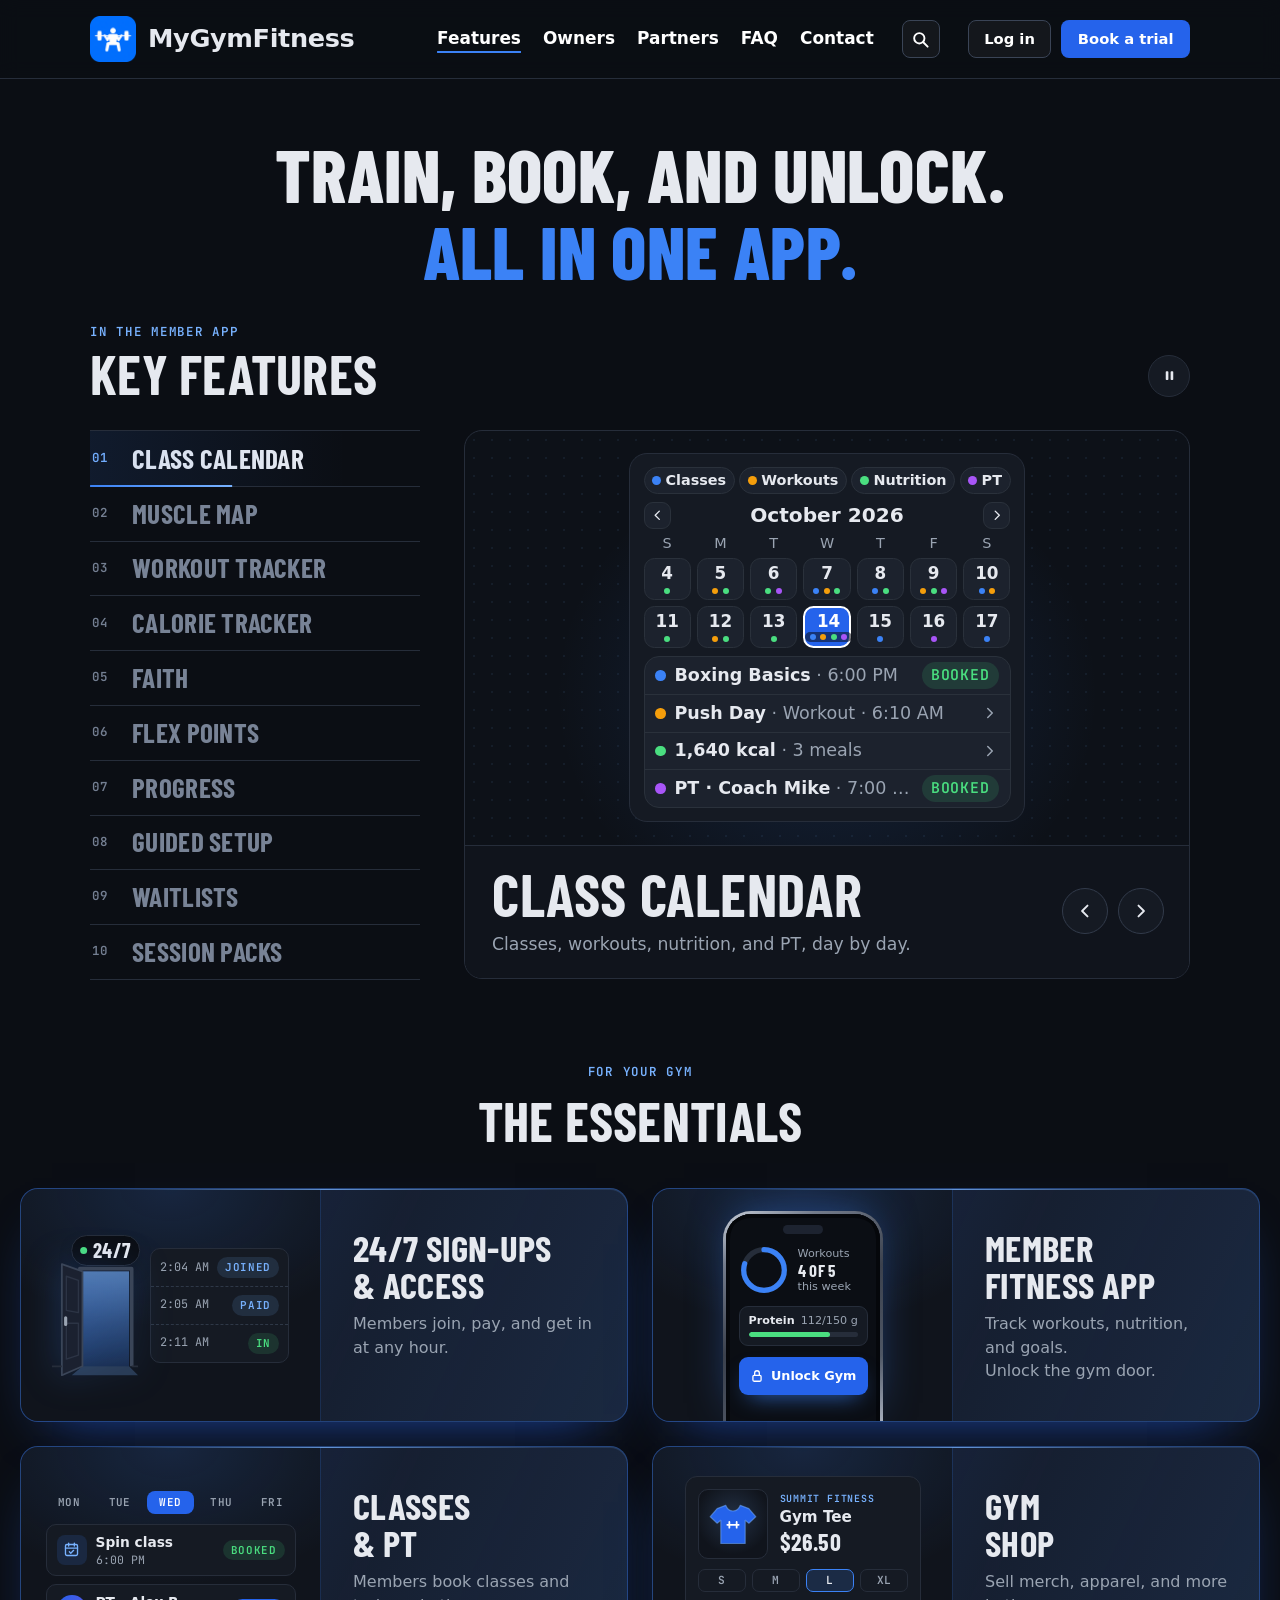
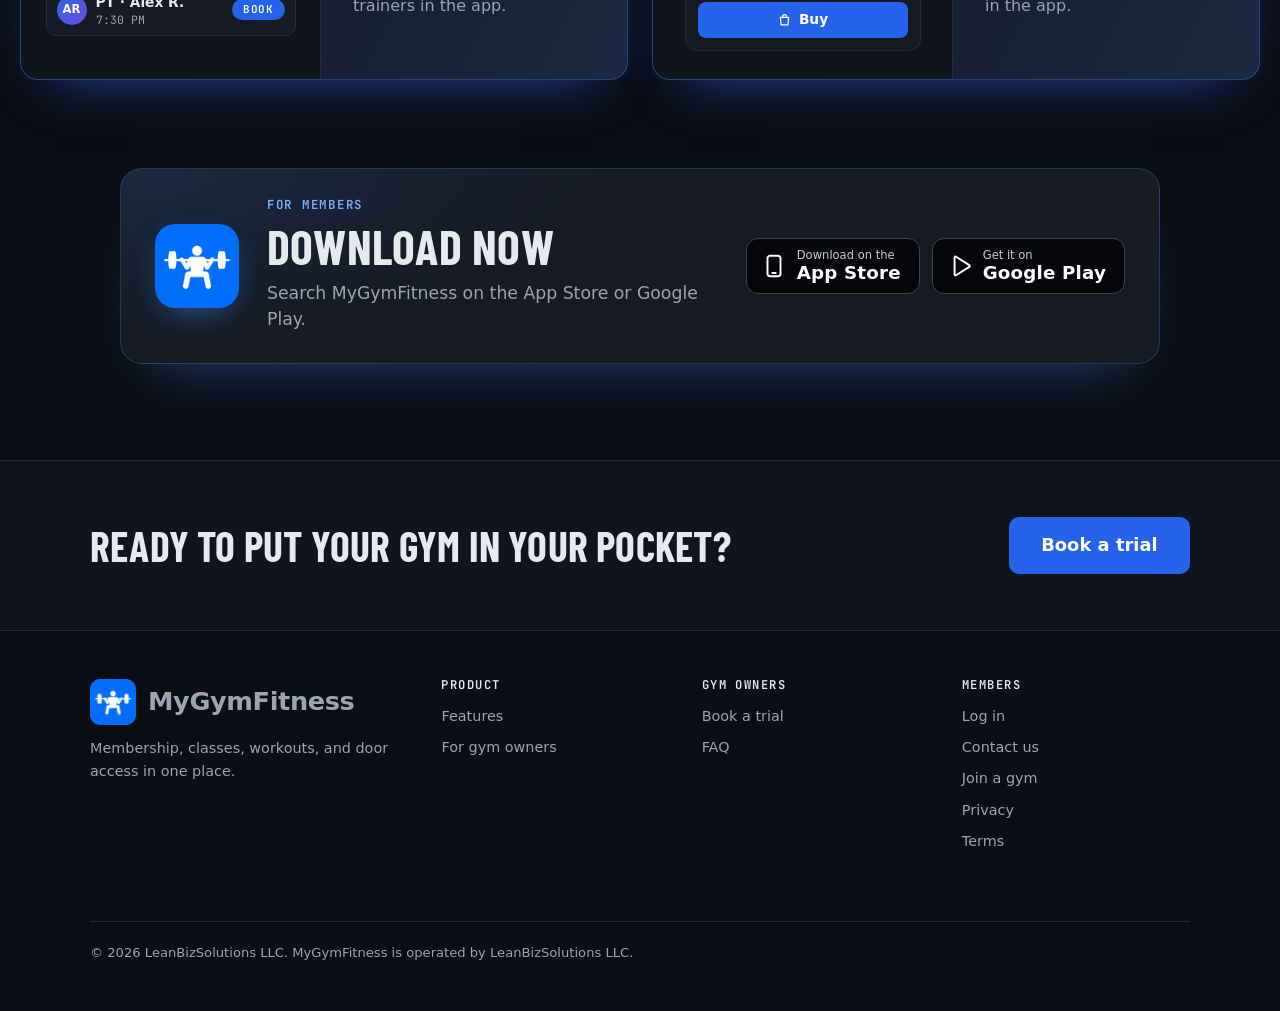
<file: how-it-works.html>
<!doctype html>
<html lang="en">
<head>
<meta charset="utf-8">
<title>Features · MyGymFitness</title>
<script>location.replace('features.html' + location.hash)</script>
<meta http-equiv="refresh" content="0; url=features.html">
<link rel="canonical" href="features.html">
</head>
<body><p>This page moved to <a href="features.html">Features</a>.</p></body>
</html>
</file>
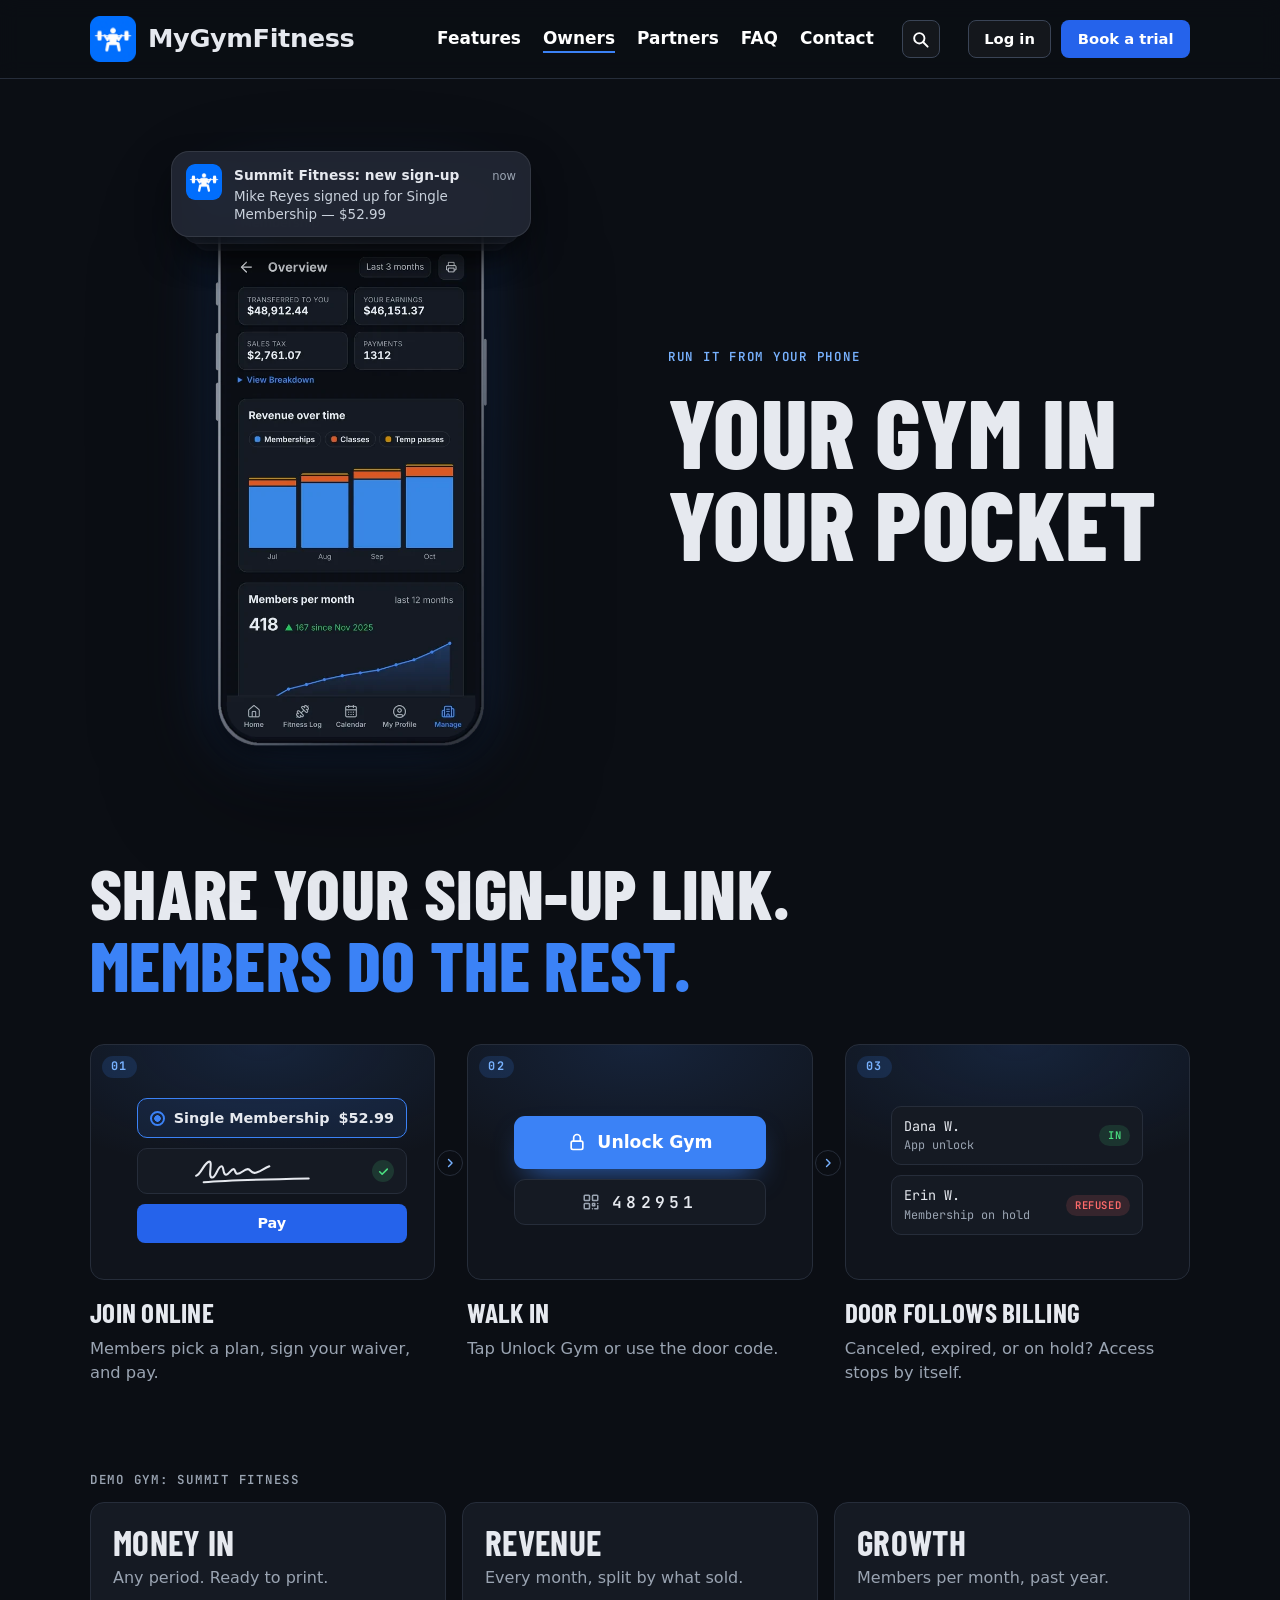
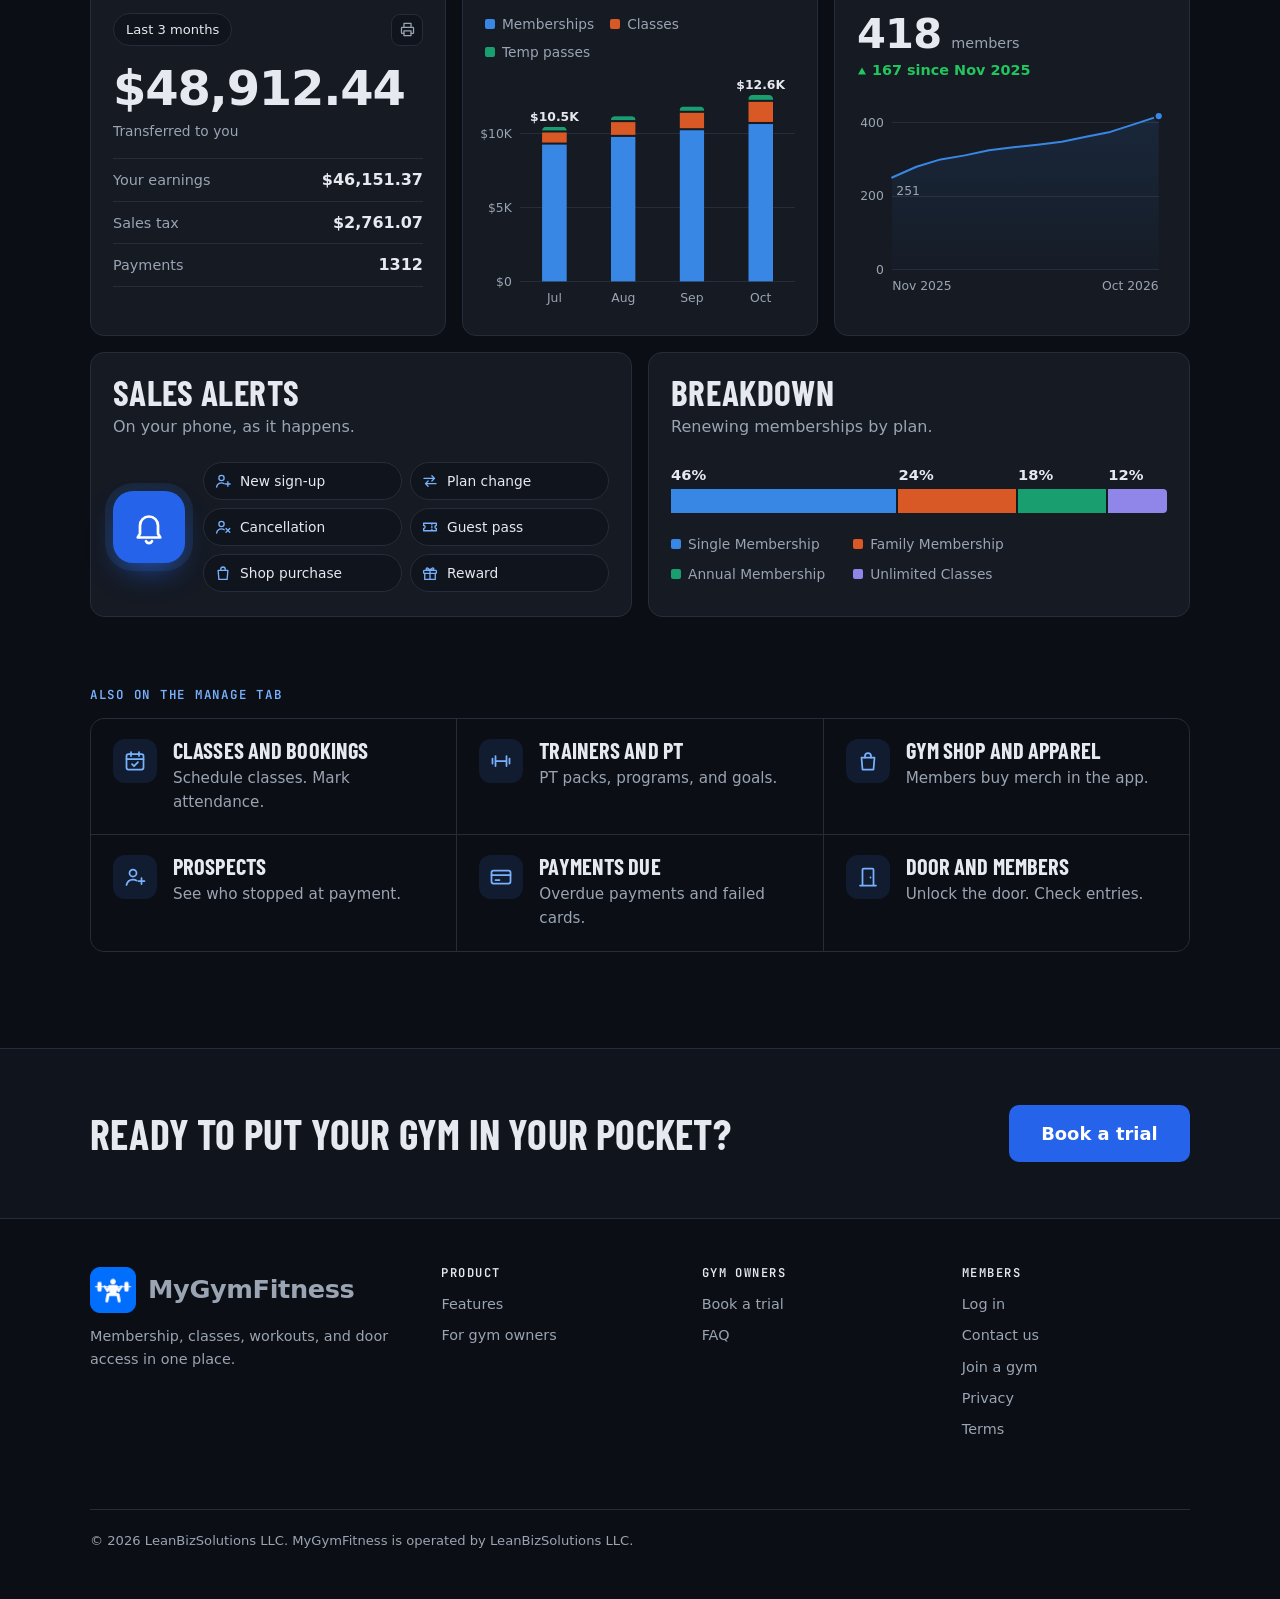
<file: manage.html>
<!doctype html>
<html lang="en">
<head>
<meta charset="utf-8">
<title>Owners · MyGymFitness</title>
<script>location.replace('owners.html' + location.hash)</script>
<meta http-equiv="refresh" content="0; url=owners.html">
<link rel="canonical" href="owners.html">
</head>
<body><p>This page moved to <a href="owners.html">Owners</a>.</p></body>
</html>
</file>
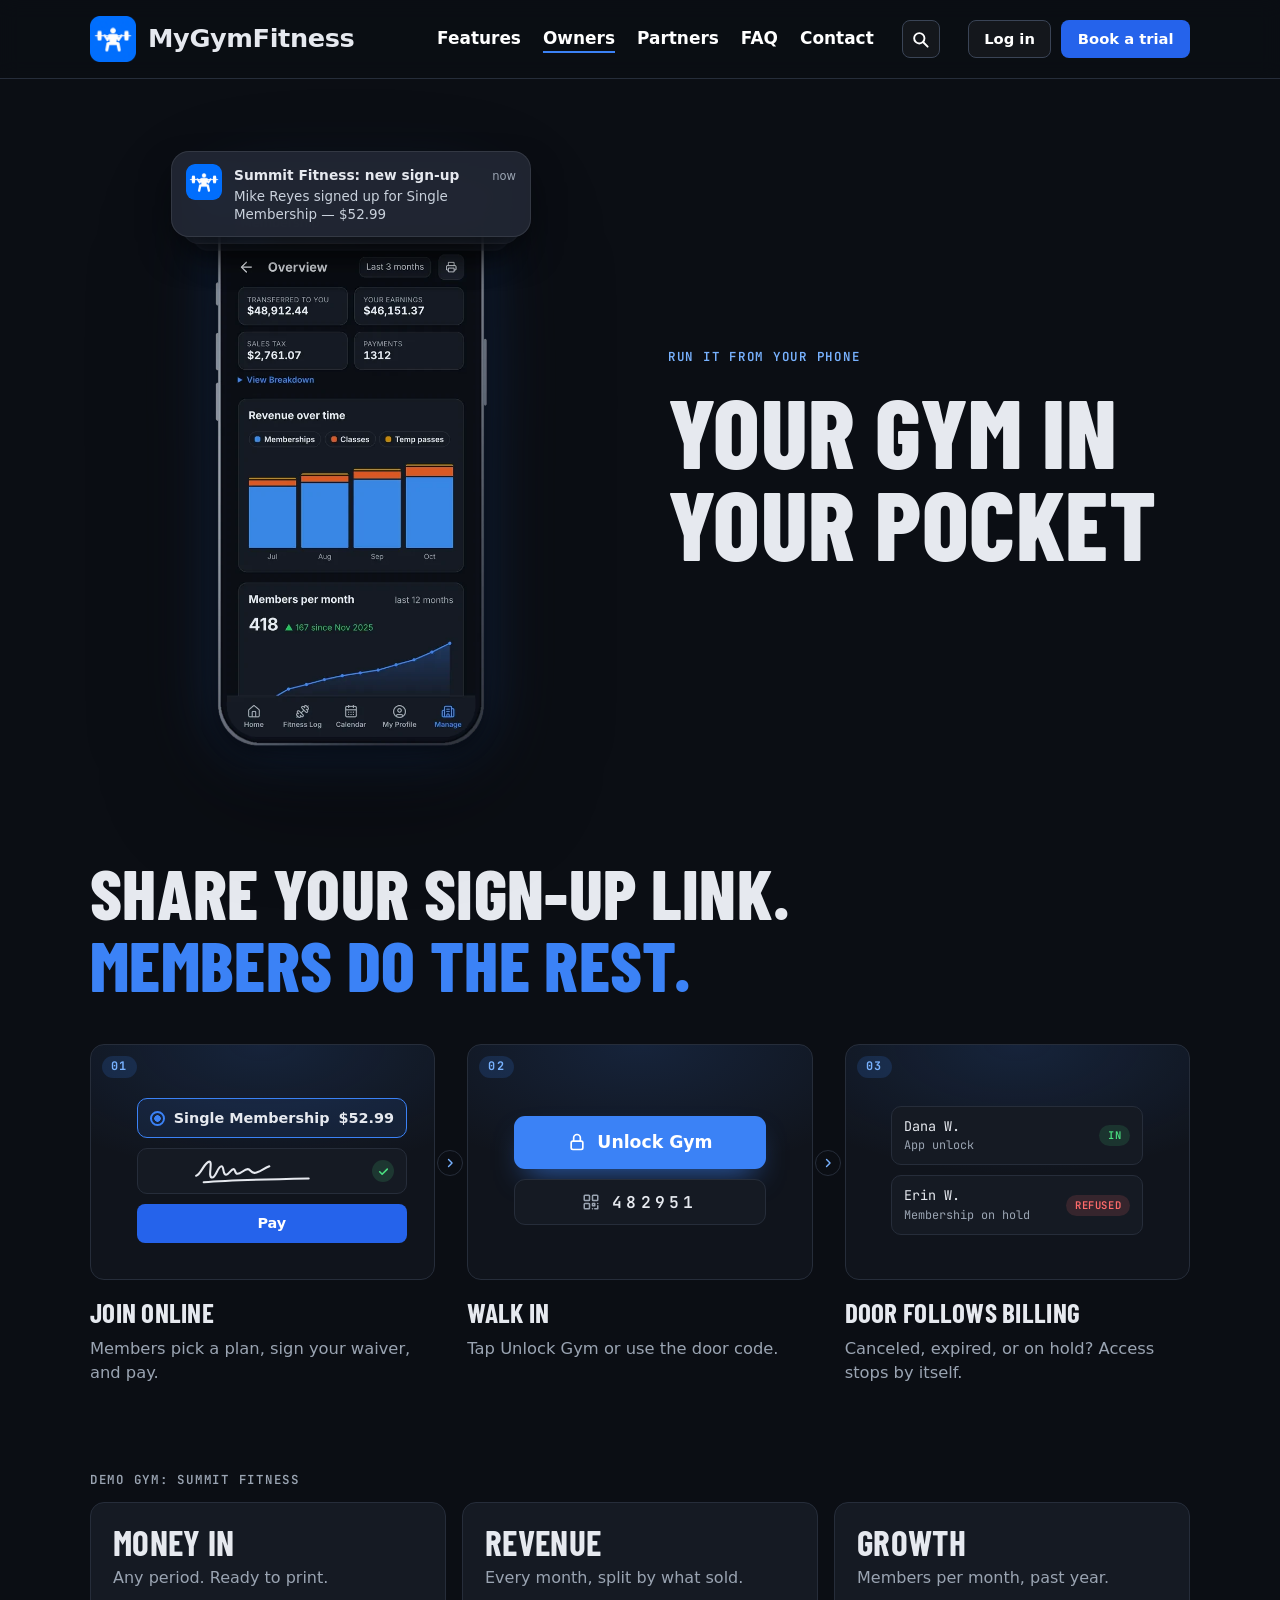
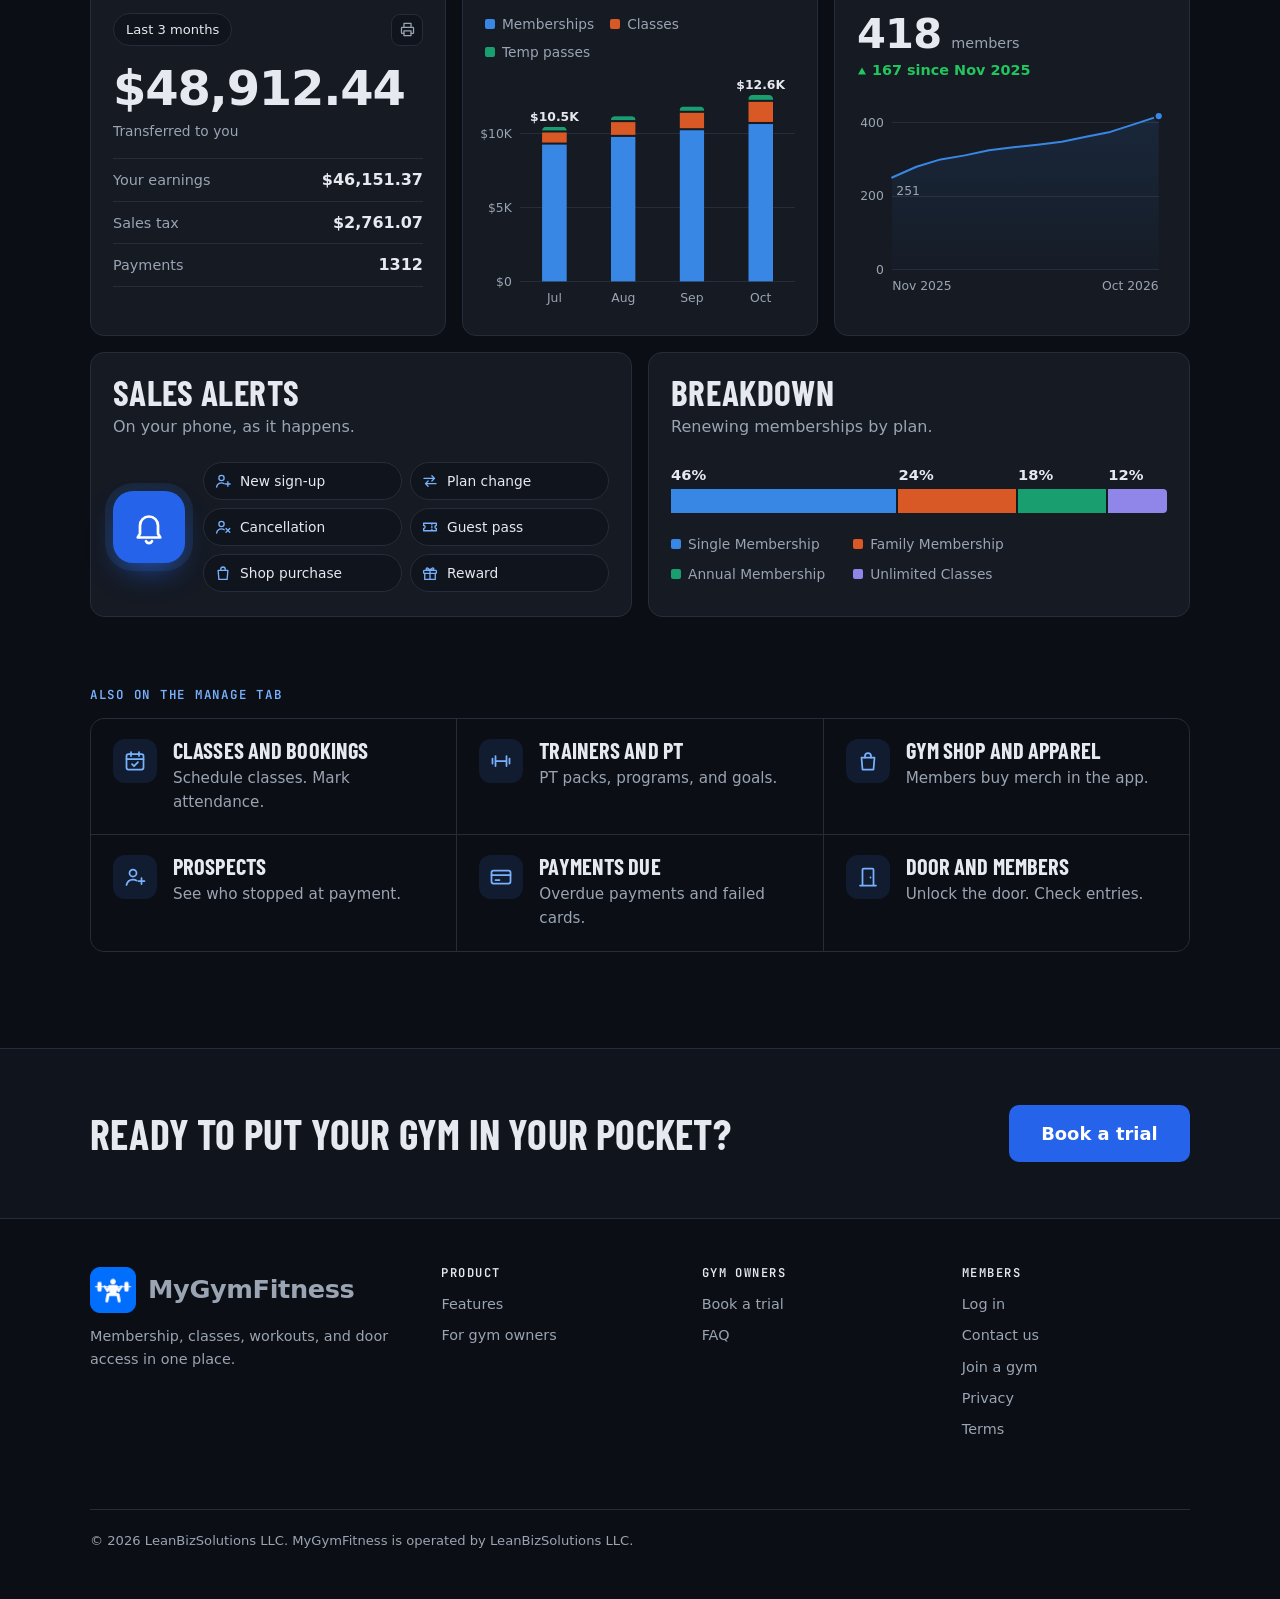
<file: owners.html>
<!doctype html>
<html lang="en">
<head>
<meta charset="utf-8">
<meta name="viewport" content="width=device-width, initial-scale=1, viewport-fit=cover">
<title>Owners · MyGymFitness</title>
<meta name="description" content="Your gym in your pocket: money in, revenue, growth, sales alerts and your membership breakdown, all in the MyGymFitness app.">
<meta property="og:title" content="Owners · MyGymFitness">
<meta property="og:description" content="Your gym in your pocket: money in, revenue, growth, sales alerts and your membership breakdown, all in the MyGymFitness app.">
<meta property="og:image" content="https://www.mygymfitness.us/img/share-card.png">
<link rel="icon" href="img/favicon-32.png" sizes="32x32">
<link rel="apple-touch-icon" href="img/apple-touch-icon.png">
<link rel="preconnect" href="https://fonts.googleapis.com">
<link rel="preconnect" href="https://fonts.gstatic.com" crossorigin>
<link rel="stylesheet" href="https://fonts.googleapis.com/css2?family=Barlow+Condensed:wght@600;700;800&family=JetBrains+Mono:wght@400;600&display=swap">
<link rel="stylesheet" href="styles.css">
</head>
<body>
<header class="nav">
  <div class="wrap">
    <a class="logo" href="index.html" aria-label="MyGymFitness home"><img src="img/logo.png" alt="" width="32" height="32">MyGymFitness</a>
    <nav class="nav-links" id="site-menu" aria-label="Main">
      <a href="features.html">Features</a>
      <a href="owners.html" aria-current="page">Owners</a>
      <a href="partners.html">Partners</a>
      <a href="faq.html">FAQ</a>
      <a href="contact.html">Contact</a>
      <div class="nav-acts"><a class="nav-login" href="https://app.mygymfitness.us" target="_blank" rel="noopener">Log in</a><a class="nav-book" href="book-a-trial.html">Book a trial</a></div>
    </nav>
    <button class="nav-search" type="button" aria-label="Search the site" aria-haspopup="dialog" aria-expanded="false" aria-controls="site-search"><svg viewBox="0 0 24 24" aria-hidden="true" focusable="false"><circle cx="10.5" cy="10.5" r="6.5"/><path d="M15.5 15.5 21 21"/></svg></button>
    <div class="nav-cta">
      <a class="btn btn-ghost" href="https://app.mygymfitness.us" target="_blank" rel="noopener">Log in</a>
      <a class="btn btn-primary" href="book-a-trial.html">Book a trial</a>
    </div>
    <button class="nav-menu" type="button" aria-expanded="false" aria-controls="site-menu" aria-label="Open menu"><span></span><span></span><span></span></button>
  </div>
</header>
<script>/* mb-early: header classes before first paint */(function(n){if(!n)return;n.classList.add('js-menu','js-search');var s=n.querySelector('.nav-search'),c=n.querySelector('.nav-cta');if(s&&c&&window.matchMedia&&matchMedia('(max-width: 1023px)').matches)c.parentNode.insertBefore(s,c.nextSibling);addEventListener('load',function(){if(!window.__mbReady)n.classList.remove('js-menu','js-search');});})(document.querySelector('header.nav'));</script>

<main id="top">
  <section class="block pocket page-top" id="pocket">
    <div class="wrap">
      <div class="media-row mng-top">
        <div class="phone-stage">
          <img src="img/phone-owner-revenue-dark.webp" width="560" height="1101" loading="lazy" alt="Owner's Overview screen in dark mode with earnings, sales tax, payments, a revenue chart split by memberships, classes and passes, and members per month">
          <div class="notif-stack" id="notifs" aria-label="Example sales alerts on the owner's phone">
            <div class="notif" data-pos="0"><img src="img/logo.png" alt="" width="36" height="36"><div class="notif-text"><div class="notif-top"><b>Summit Fitness: new sign-up</b><time>now</time></div><p>Mike Reyes signed up for Single Membership — $52.99</p></div></div>
            <div class="notif" data-pos="1"><img src="img/logo.png" alt="" width="36" height="36"><div class="notif-text"><div class="notif-top"><b>Summit Fitness: plan change</b><time>4m ago</time></div><p>Susie Fontaine changed plan to Family Membership</p></div></div>
            <div class="notif" data-pos="2"><img src="img/logo.png" alt="" width="36" height="36"><div class="notif-text"><div class="notif-top"><b>Summit Fitness: guest pass</b><time>12m ago</time></div><p>Dana Whitlock bought a guest pass for Chris — $10.60</p></div></div>
          </div>
        </div>
        <div class="mng-hero">
          <span class="eyebrow">Run it from your phone</span>
          <h1>Your gym in your pocket</h1>
        </div>
      </div>
    </div>
  </section>

  <section class="block hiw" id="how" aria-labelledby="hiw-title">
    <div class="wrap">
      <div class="hiw-head">
        <h2 id="hiw-title">Share your <span class="nowrap">sign-up</span> link. <em>Members do the rest.</em></h2>
      </div>
      <ol class="hiw-steps">
        <li id="sr-owners-1" class="hiw-step">
          <div class="hiw-art" role="img" aria-label="Sign-up screen: Single Membership at $52.99, a signed waiver and a Pay button">
            <div class="hiw-ui">
              <div class="hiw-plan"><span class="hiw-radio"></span><b>Single Membership</b><span class="hiw-price">$52.99</span></div>
              <div class="hiw-sign">
                <svg class="hiw-sig" viewBox="0 0 140 32" fill="none" stroke="currentColor" stroke-width="2.2" stroke-linecap="round" stroke-linejoin="round" aria-hidden="true"><path d="M6 21c5-1 9-15 14-15 4 0-2 17 3 17 4 0 6-12 10-12 3 0 1 9 5 9 3 0 5-6 8-6 2 0 1 5 4 5 4 0 7-5 11-5 3 0 3 4 7 4 5 0 10-5 16-7"/><path d="M14 28c25-2 60-3 112-4"/></svg>
                <span class="hiw-ok"><svg viewBox="0 0 24 24" fill="none" stroke="currentColor" stroke-width="3" stroke-linecap="round" stroke-linejoin="round" aria-hidden="true"><path d="M5 12.5l4.5 4.5L19 7.5"/></svg></span>
              </div>
              <span class="hiw-btn">Pay</span>
            </div>
          </div>
          <h3 class="hiw-title">Join online</h3>
          <p class="hiw-line">Members pick a plan, sign your waiver, and pay.</p>
        </li>
        <li id="sr-owners-2" class="hiw-step">
          <div class="hiw-art" role="img" aria-label="The Unlock Gym button and a six-digit door code">
            <div class="hiw-ui">
              <span class="hiw-unlock"><svg viewBox="0 0 24 24" fill="none" stroke="currentColor" stroke-width="2" stroke-linecap="round" stroke-linejoin="round" aria-hidden="true"><rect x="5" y="11" width="14" height="10" rx="2"/><path d="M8 11V7a4 4 0 0 1 8 0v4"/></svg>Unlock Gym</span>
              <span class="hiw-code"><svg viewBox="0 0 24 24" fill="none" stroke="currentColor" stroke-width="2" stroke-linecap="round" stroke-linejoin="round" aria-hidden="true"><rect x="3" y="3" width="7" height="7" rx="1"/><rect x="14" y="3" width="7" height="7" rx="1"/><rect x="3" y="14" width="7" height="7" rx="1"/><path d="M14 14h3v3h-3zM21 14v.01M14 21h.01M17 21h4v-4"/></svg>482951</span>
            </div>
          </div>
          <h3 class="hiw-title">Walk in</h3>
          <p class="hiw-line">Tap Unlock Gym or use the door code.</p>
        </li>
        <li id="sr-owners-3" class="hiw-step">
          <div class="hiw-art" role="img" aria-label="Entries log: a paid-up member gets in, a member on hold is refused">
            <div class="hiw-ui hiw-log">
              <div class="hiw-entry"><span class="hiw-who">Dana W.<small>App unlock</small></span><span class="tag ok hiw-pill">In</span></div>
              <div class="hiw-entry"><span class="hiw-who">Erin W.<small>Membership on hold</small></span><span class="tag deny hiw-pill">Refused</span></div>
            </div>
          </div>
          <h3 class="hiw-title">Door follows billing</h3>
          <p class="hiw-line">Canceled, expired, or on hold? Access stops by itself.</p>
        </li>
      </ol>
    </div>
  </section>

  <section class="block mng-rest" id="demo-gym" aria-label="Demo gym: Summit Fitness">
    <div class="wrap">
      <p class="eyebrow mng-kicker">Demo gym: Summit Fitness</p>
      <div class="mng-dash">
        <article class="mng-tile mng-money">
          <h2 class="mng-label">Money in</h2>
          <p class="mng-line">Any period. Ready to print.</p>
          <div class="mng-fig">
            <div class="mng-tools" aria-hidden="true"><span class="mng-pill">Last 3 months</span><span class="mng-print"><svg class="mng-ic" viewBox="0 0 24 24" aria-hidden="true" focusable="false"><path d="M7 9V3.5h10V9M7 17.5H4.5a1 1 0 0 1-1-1V10a1 1 0 0 1 1-1h15a1 1 0 0 1 1 1v6.5a1 1 0 0 1-1 1H17"/><path d="M7 14h10v6.5H7z"/></svg></span></div>
            <p class="mng-big">$48,912.44</p>
            <p class="mng-cap">Transferred to you</p>
            <dl class="mng-rows">
              <div><dt>Your earnings</dt><dd>$46,151.37</dd></div>
              <div><dt>Sales tax</dt><dd>$2,761.07</dd></div>
              <div><dt>Payments</dt><dd>1312</dd></div>
            </dl>
          </div>
        </article>

        <article class="mng-tile mng-rev">
          <h2 class="mng-label">Revenue</h2>
          <p class="mng-line">Every month, split by what sold.</p>
          <div class="mng-fig">
            <ul class="mng-legend" aria-hidden="true"><li><i class="mng-b1"></i>Memberships</li><li><i class="mng-b2"></i>Classes</li><li><i class="mng-b3"></i>Temp passes</li></ul>
<svg class="mng-chart" viewBox="0 0 300 228" role="img" aria-label="Revenue over time at Summit Fitness, stacked by memberships, classes and temp passes: July $10,470, August $11,200, September $11,850, October $12,631. Every month is higher than the one before.">
<defs>
<clipPath id="mng-col-jul"><path d="M55.2 200V54.2A4 4 0 0 1 59.2 50.2H75.2A4 4 0 0 1 79.2 54.2V200Z"/></clipPath>
<clipPath id="mng-col-aug"><path d="M121.8 200V43.8A4 4 0 0 1 125.8 39.8H141.8A4 4 0 0 1 145.8 43.8V200Z"/></clipPath>
<clipPath id="mng-col-sep"><path d="M188.2 200V34.5A4 4 0 0 1 192.2 30.5H208.2A4 4 0 0 1 212.2 34.5V200Z"/></clipPath>
<clipPath id="mng-col-oct"><path d="M254.8 200V23.3A4 4 0 0 1 258.8 19.3H274.8A4 4 0 0 1 278.8 23.3V200Z"/></clipPath>
</defs>
<line class="mng-grid" x1="34" x2="300" y1="200.0" y2="200.0"/>
<text x="26" y="204.0" text-anchor="end">$0</text>
<line class="mng-grid" x1="34" x2="300" y1="128.5" y2="128.5"/>
<text x="26" y="132.5" text-anchor="end">$5K</text>
<line class="mng-grid" x1="34" x2="300" y1="56.9" y2="56.9"/>
<text x="26" y="60.9" text-anchor="end">$10K</text>
<rect class="mng-hit" x="34.0" y="2" width="66.5" height="198"><title>Jul 2026: $10,470 total. Memberships $9,270, Classes $820, Temp passes $380</title></rect>
<g clip-path="url(#mng-col-jul)">
<rect class="mng-seg mng-f1" x="55.2" y="67.37" width="24" height="132.63"><title>Jul 2026, Memberships: $9,270</title></rect>
<rect class="mng-seg mng-f2" x="55.2" y="55.64" width="24" height="9.73"><title>Jul 2026, Classes: $820</title></rect>
<rect class="mng-seg mng-f3" x="55.2" y="50.20" width="24" height="3.44"><title>Jul 2026, Temp passes: $380</title></rect>
</g>
<text x="67.2" y="220" text-anchor="middle">Jul</text>
<rect class="mng-hit" x="100.5" y="2" width="66.5" height="198"><title>Aug 2026: $11,200 total. Memberships $9,790, Classes $1,000, Temp passes $410</title></rect>
<g clip-path="url(#mng-col-aug)">
<rect class="mng-seg mng-f1" x="121.8" y="59.93" width="24" height="140.07"><title>Aug 2026, Memberships: $9,790</title></rect>
<rect class="mng-seg mng-f2" x="121.8" y="45.62" width="24" height="12.31"><title>Aug 2026, Classes: $1,000</title></rect>
<rect class="mng-seg mng-f3" x="121.8" y="39.75" width="24" height="3.87"><title>Aug 2026, Temp passes: $410</title></rect>
</g>
<text x="133.8" y="220" text-anchor="middle">Aug</text>
<rect class="mng-hit" x="167.0" y="2" width="66.5" height="198"><title>Sep 2026: $11,850 total. Memberships $10,240, Classes $1,180, Temp passes $430</title></rect>
<g clip-path="url(#mng-col-sep)">
<rect class="mng-seg mng-f1" x="188.2" y="53.49" width="24" height="146.51"><title>Sep 2026, Memberships: $10,240</title></rect>
<rect class="mng-seg mng-f2" x="188.2" y="36.61" width="24" height="14.88"><title>Sep 2026, Classes: $1,180</title></rect>
<rect class="mng-seg mng-f3" x="188.2" y="30.45" width="24" height="4.15"><title>Sep 2026, Temp passes: $430</title></rect>
</g>
<text x="200.2" y="220" text-anchor="middle">Sep</text>
<rect class="mng-hit" x="233.5" y="2" width="66.5" height="198"><title>Oct 2026: $12,631 total. Memberships $10,661, Classes $1,500, Temp passes $470</title></rect>
<g clip-path="url(#mng-col-oct)">
<rect class="mng-seg mng-f1" x="254.8" y="47.47" width="24" height="152.53"><title>Oct 2026, Memberships: $10,661</title></rect>
<rect class="mng-seg mng-f2" x="254.8" y="26.00" width="24" height="19.46"><title>Oct 2026, Classes: $1,500</title></rect>
<rect class="mng-seg mng-f3" x="254.8" y="19.28" width="24" height="4.72"><title>Oct 2026, Temp passes: $470</title></rect>
</g>
<text x="266.8" y="220" text-anchor="middle">Oct</text>
<text class="mng-val" x="67.2" y="44.2" text-anchor="middle">$10.5K</text>
<text class="mng-val" x="266.8" y="13.3" text-anchor="middle">$12.6K</text>
</svg>
          </div>
        </article>

        <article class="mng-tile mng-grow">
          <h2 class="mng-label">Growth</h2>
          <p class="mng-line">Members per month, past year.</p>
          <div class="mng-fig">
            <p class="mng-stat"><b>418</b><span>members</span><span class="mng-up"><svg viewBox="0 0 10 10" aria-hidden="true"><path d="M5 1.5 9 8.5H1z"/></svg><span class="mng-sr">Up </span>167 since Nov 2025</span></p>
<svg class="mng-chart" viewBox="0 0 300 198" role="img" aria-label="Members per month at Summit Fitness over the last 12 months, rising every month from 251 in November 2025 to 418 in October 2026.">
<defs><linearGradient id="mng-area" x1="0" y1="0" x2="0" y2="1"><stop offset="0" stop-color="#3987e5" stop-opacity=".12"/><stop offset="1" stop-color="#3987e5" stop-opacity=".02"/></linearGradient></defs>
<line class="mng-grid" x1="34" x2="292" y1="170.0" y2="170.0"/>
<text x="26" y="174.0" text-anchor="end">0</text>
<line class="mng-grid" x1="34" x2="292" y1="98.9" y2="98.9"/>
<text x="26" y="102.9" text-anchor="end">200</text>
<line class="mng-grid" x1="34" x2="292" y1="27.8" y2="27.8"/>
<text x="26" y="31.8" text-anchor="end">400</text>
<path class="mng-area" d="M34.0 80.8 L57.5 70.4 L80.9 63.3 L104.4 59.4 L127.8 54.4 L151.3 51.6 L174.7 49.1 L198.2 46.3 L221.6 41.3 L245.1 36.7 L268.5 29.2 L292.0 21.4 L292.0 170 L34.0 170 Z"/>
<path class="mng-ln" d="M34.0 80.8 L57.5 70.4 L80.9 63.3 L104.4 59.4 L127.8 54.4 L151.3 51.6 L174.7 49.1 L198.2 46.3 L221.6 41.3 L245.1 36.7 L268.5 29.2 L292.0 21.4"/>
<circle class="mng-end" cx="292.0" cy="21.4" r="4"/>
<text x="38" y="98" text-anchor="start">251</text>
<g class="mng-pt"><title>Nov 2025: 251 members</title><rect class="mng-hit" x="26.0" y="10" width="19.7" height="160"/><line class="mng-cross" x1="34.0" x2="34.0" y1="10" y2="170"/><circle class="mng-dot" cx="34.0" cy="80.8" r="4"/></g>
<g class="mng-pt"><title>Dec 2025: 280 members</title><rect class="mng-hit" x="45.7" y="10" width="23.5" height="160"/><line class="mng-cross" x1="57.5" x2="57.5" y1="10" y2="170"/><circle class="mng-dot" cx="57.5" cy="70.4" r="4"/></g>
<g class="mng-pt"><title>Jan 2026: 300 members</title><rect class="mng-hit" x="69.2" y="10" width="23.5" height="160"/><line class="mng-cross" x1="80.9" x2="80.9" y1="10" y2="170"/><circle class="mng-dot" cx="80.9" cy="63.3" r="4"/></g>
<g class="mng-pt"><title>Feb 2026: 311 members</title><rect class="mng-hit" x="92.6" y="10" width="23.5" height="160"/><line class="mng-cross" x1="104.4" x2="104.4" y1="10" y2="170"/><circle class="mng-dot" cx="104.4" cy="59.4" r="4"/></g>
<g class="mng-pt"><title>Mar 2026: 325 members</title><rect class="mng-hit" x="116.1" y="10" width="23.5" height="160"/><line class="mng-cross" x1="127.8" x2="127.8" y1="10" y2="170"/><circle class="mng-dot" cx="127.8" cy="54.4" r="4"/></g>
<g class="mng-pt"><title>Apr 2026: 333 members</title><rect class="mng-hit" x="139.5" y="10" width="23.5" height="160"/><line class="mng-cross" x1="151.3" x2="151.3" y1="10" y2="170"/><circle class="mng-dot" cx="151.3" cy="51.6" r="4"/></g>
<g class="mng-pt"><title>May 2026: 340 members</title><rect class="mng-hit" x="163.0" y="10" width="23.5" height="160"/><line class="mng-cross" x1="174.7" x2="174.7" y1="10" y2="170"/><circle class="mng-dot" cx="174.7" cy="49.1" r="4"/></g>
<g class="mng-pt"><title>Jun 2026: 348 members</title><rect class="mng-hit" x="186.5" y="10" width="23.5" height="160"/><line class="mng-cross" x1="198.2" x2="198.2" y1="10" y2="170"/><circle class="mng-dot" cx="198.2" cy="46.3" r="4"/></g>
<g class="mng-pt"><title>Jul 2026: 362 members</title><rect class="mng-hit" x="209.9" y="10" width="23.5" height="160"/><line class="mng-cross" x1="221.6" x2="221.6" y1="10" y2="170"/><circle class="mng-dot" cx="221.6" cy="41.3" r="4"/></g>
<g class="mng-pt"><title>Aug 2026: 375 members</title><rect class="mng-hit" x="233.4" y="10" width="23.5" height="160"/><line class="mng-cross" x1="245.1" x2="245.1" y1="10" y2="170"/><circle class="mng-dot" cx="245.1" cy="36.7" r="4"/></g>
<g class="mng-pt"><title>Sep 2026: 396 members</title><rect class="mng-hit" x="256.8" y="10" width="23.5" height="160"/><line class="mng-cross" x1="268.5" x2="268.5" y1="10" y2="170"/><circle class="mng-dot" cx="268.5" cy="29.2" r="4"/></g>
<g class="mng-pt"><title>Oct 2026: 418 members</title><rect class="mng-hit" x="280.3" y="10" width="19.7" height="160"/><line class="mng-cross" x1="292.0" x2="292.0" y1="10" y2="170"/><circle class="mng-dot" cx="292.0" cy="21.4" r="4"/></g>
<text x="34" y="190" text-anchor="start">Nov 2025</text>
<text x="292" y="190" text-anchor="end">Oct 2026</text>
</svg>
          </div>
        </article>

        <article class="mng-tile mng-alerts">
          <h2 class="mng-label">Sales alerts</h2>
          <p class="mng-line">On your phone, as it happens.</p>
          <div class="mng-fig mng-alert-fig">
            <span class="mng-bell"><svg class="mng-ic" viewBox="0 0 24 24" aria-hidden="true" focusable="false"><path d="M18 16.5V11a6 6 0 0 0-12 0v5.5L4.5 19h15z"/><path d="M10 21.5a2.2 2.2 0 0 0 4 0"/></svg></span>
            <ul class="mng-chips" aria-label="Alerts you get">
<li><svg class="mng-ic" viewBox="0 0 24 24" aria-hidden="true" focusable="false"><circle cx="10" cy="8" r="3.5"/><path d="M3.5 20c.7-3.5 3.3-5.5 6.5-5.5 1.4 0 2.7.4 3.7 1.1M18.5 13v6M15.5 16h6"/></svg>New sign-up</li>
<li><svg class="mng-ic" viewBox="0 0 24 24" aria-hidden="true" focusable="false"><path d="M4 8.5h14M14.5 5l3.5 3.5-3.5 3.5M20 15.5H6M9.5 12 6 15.5 9.5 19"/></svg>Plan change</li>
<li><svg class="mng-ic" viewBox="0 0 24 24" aria-hidden="true" focusable="false"><circle cx="10" cy="8" r="3.5"/><path d="M3.5 20c.7-3.5 3.3-5.5 6.5-5.5 1.4 0 2.7.4 3.7 1.1M16 14l5 5M21 14l-5 5"/></svg>Cancellation</li>
<li><svg class="mng-ic" viewBox="0 0 24 24" aria-hidden="true" focusable="false"><path d="M3.5 7h17v3a2 2 0 0 0 0 4v3h-17v-3a2 2 0 0 0 0-4z"/><path d="M14.5 7.5v1.5M14.5 11.25v1.5M14.5 15v1.5"/></svg>Guest pass</li>
<li><svg class="mng-ic" viewBox="0 0 24 24" aria-hidden="true" focusable="false"><path d="M5.5 8.5h13l-1 12h-11z"/><path d="M9 8.5V7a3 3 0 0 1 6 0v1.5"/></svg>Shop purchase</li>
<li><svg class="mng-ic" viewBox="0 0 24 24" aria-hidden="true" focusable="false"><rect x="3.5" y="8.5" width="17" height="4" rx="1"/><path d="M5 12.5v8h14v-8M12 8.5v12M12 8.5C10.5 5 7 4.5 7 6.6c0 1.6 2.6 1.9 5 1.9 2.4 0 5-.3 5-1.9 0-2.1-3.5-1.6-5 1.9"/></svg>Reward</li>
            </ul>
          </div>
        </article>

        <article class="mng-tile mng-mixtile">
          <h2 class="mng-label">Breakdown</h2>
          <p class="mng-line">Renewing memberships by plan.</p>
          <div class="mng-fig">
            <div class="mng-mix" role="img" aria-label="Renewing memberships at Summit Fitness by plan: Single Membership 46%, Family Membership 24%, Annual Membership 18%, Unlimited Classes 12%.">
              <div class="mng-mix-pct" aria-hidden="true"><span class="mng-g46">46%</span><span class="mng-g24">24%</span><span class="mng-g18">18%</span><span class="mng-g12">12%</span></div>
              <div class="mng-mix-bar"><span class="mng-b1 mng-g46" title="Single Membership: 46%"></span><span class="mng-b2 mng-g24" title="Family Membership: 24%"></span><span class="mng-b3 mng-g18" title="Annual Membership: 18%"></span><span class="mng-b4 mng-g12" title="Unlimited Classes: 12%"></span></div>
            </div>
            <ul class="mng-legend mng-legend-mix" aria-hidden="true">
<li><i class="mng-b1"></i>Single Membership</li>
<li><i class="mng-b2"></i>Family Membership</li>
<li><i class="mng-b3"></i>Annual Membership</li>
<li><i class="mng-b4"></i>Unlimited Classes</li>
            </ul>
          </div>
        </article>
      </div>

      <h2 class="eyebrow mng-more">Also on the Manage tab</h2>
      <ul class="mng-feats">
        <li id="sr-owners-4" class="mng-feat"><span class="mng-feat-ic"><svg class="mng-ic" viewBox="0 0 24 24" aria-hidden="true" focusable="false"><rect x="3.5" y="5" width="17" height="15.5" rx="2"/><path d="M3.5 10h17M8 3v4M16 3v4M9 15.2l2 2 4-4"/></svg></span><div><h3>Classes and bookings</h3><p>Schedule classes. Mark attendance.</p><p class="mng-x">Set classes, PT slots, and events once or on repeat, with a cap on spots. Book members in and track who shows up.</p></div></li>
        <li id="sr-owners-5" class="mng-feat"><span class="mng-feat-ic"><svg class="mng-ic" viewBox="0 0 24 24" aria-hidden="true" focusable="false"><path d="M6.5 7v10M17.5 7v10M3.5 9.5v5M20.5 9.5v5M6.5 12h11"/></svg></span><div><h3>Trainers and PT</h3><p>PT packs, programs, and goals.</p><p class="mng-x">Sell PT plans and packs. Trainers write programs and set goals for their own clients.</p></div></li>
        <li id="sr-owners-6" class="mng-feat"><span class="mng-feat-ic"><svg class="mng-ic" viewBox="0 0 24 24" aria-hidden="true" focusable="false"><path d="M5.5 8.5h13l-1 12h-11z"/><path d="M9 8.5V7a3 3 0 0 1 6 0v1.5"/></svg></span><div><h3>Gym shop and apparel</h3><p>Members buy merch in the app.</p><p class="mng-x">Members buy merch in the app and pick it up at the desk. You get a sales alert on your phone when they do.</p></div></li>
        <li id="sr-owners-7" class="mng-feat"><span class="mng-feat-ic"><svg class="mng-ic" viewBox="0 0 24 24" aria-hidden="true" focusable="false"><circle cx="10" cy="8" r="3.5"/><path d="M3.5 20c.7-3.5 3.3-5.5 6.5-5.5 1.4 0 2.7.4 3.7 1.1M18.5 13v6M15.5 16h6"/></svg></span><div><h3>Prospects</h3><p>See who stopped at payment.</p><p class="mng-x">See everyone who started signing up but stopped at payment, and send them an announcement by email or in the app.</p></div></li>
        <li id="sr-owners-8" class="mng-feat"><span class="mng-feat-ic"><svg class="mng-ic" viewBox="0 0 24 24" aria-hidden="true" focusable="false"><rect x="2.5" y="5.5" width="19" height="13" rx="2"/><path d="M2.5 10h19M6.5 15h4"/></svg></span><div><h3>Payments due</h3><p>Overdue payments and failed cards.</p><p class="mng-x">Overdue and upcoming payments on one page. Collect a balance from the card on file without a second charge.</p></div></li>
        <li id="sr-owners-9" class="mng-feat"><span class="mng-feat-ic"><svg class="mng-ic" viewBox="0 0 24 24" aria-hidden="true" focusable="false"><path d="M6.5 20.5V4.5a1 1 0 0 1 1-1h9a1 1 0 0 1 1 1v16M4 20.5h16"/><circle cx="14.5" cy="12.5" r=".9" fill="currentColor" stroke="none"/></svg></span><div><h3>Door and members</h3><p>Unlock the door. Check entries.</p><p class="mng-x">Unlock the door from anywhere. See who came in, when and how, plus any refused tries.</p></div></li>
      </ul>
    </div>
  </section>

  <section class="cta-band">
    <div class="wrap">
      <h2 style="font-size:clamp(1.9rem,3.6vw,2.6rem)">Ready to put your gym in your pocket?</h2>
      <a class="btn btn-primary" href="book-a-trial.html">Book a trial</a>
    </div>
  </section>
</main>

<footer>
  <div class="wrap">
    <div style="display:grid;gap:12px;align-content:start">
      <a class="logo" href="index.html"><img src="img/logo.png" alt="" width="32" height="32">MyGymFitness</a>
      <p>Membership, classes, workouts, and door access in one place.</p>
    </div>
    <div><h4>Product</h4><ul><li><a href="features.html">Features</a></li><li><a href="owners.html">For gym owners</a></li></ul></div>
    <div><h4>Gym owners</h4><ul><li><a href="book-a-trial.html">Book a trial</a></li><li><a href="faq.html">FAQ</a></li></ul></div>
    <div><h4>Members</h4><ul><li><a href="https://app.mygymfitness.us" target="_blank" rel="noopener">Log in</a></li><li><a href="contact.html">Contact us</a></li><li><a href="https://app.mygymfitness.us/join" target="_blank" rel="noopener">Join a gym</a></li><li><a href="https://app.mygymfitness.us/privacy" target="_blank" rel="noopener">Privacy</a></li><li><a href="https://app.mygymfitness.us/terms" target="_blank" rel="noopener">Terms</a></li></ul></div>
    <p class="legal">© 2026 LeanBizSolutions LLC. MyGymFitness is operated by LeanBizSolutions LLC.</p>
  </div>
</footer>

<script src="site.js"></script>
</body>
</html>
</file>
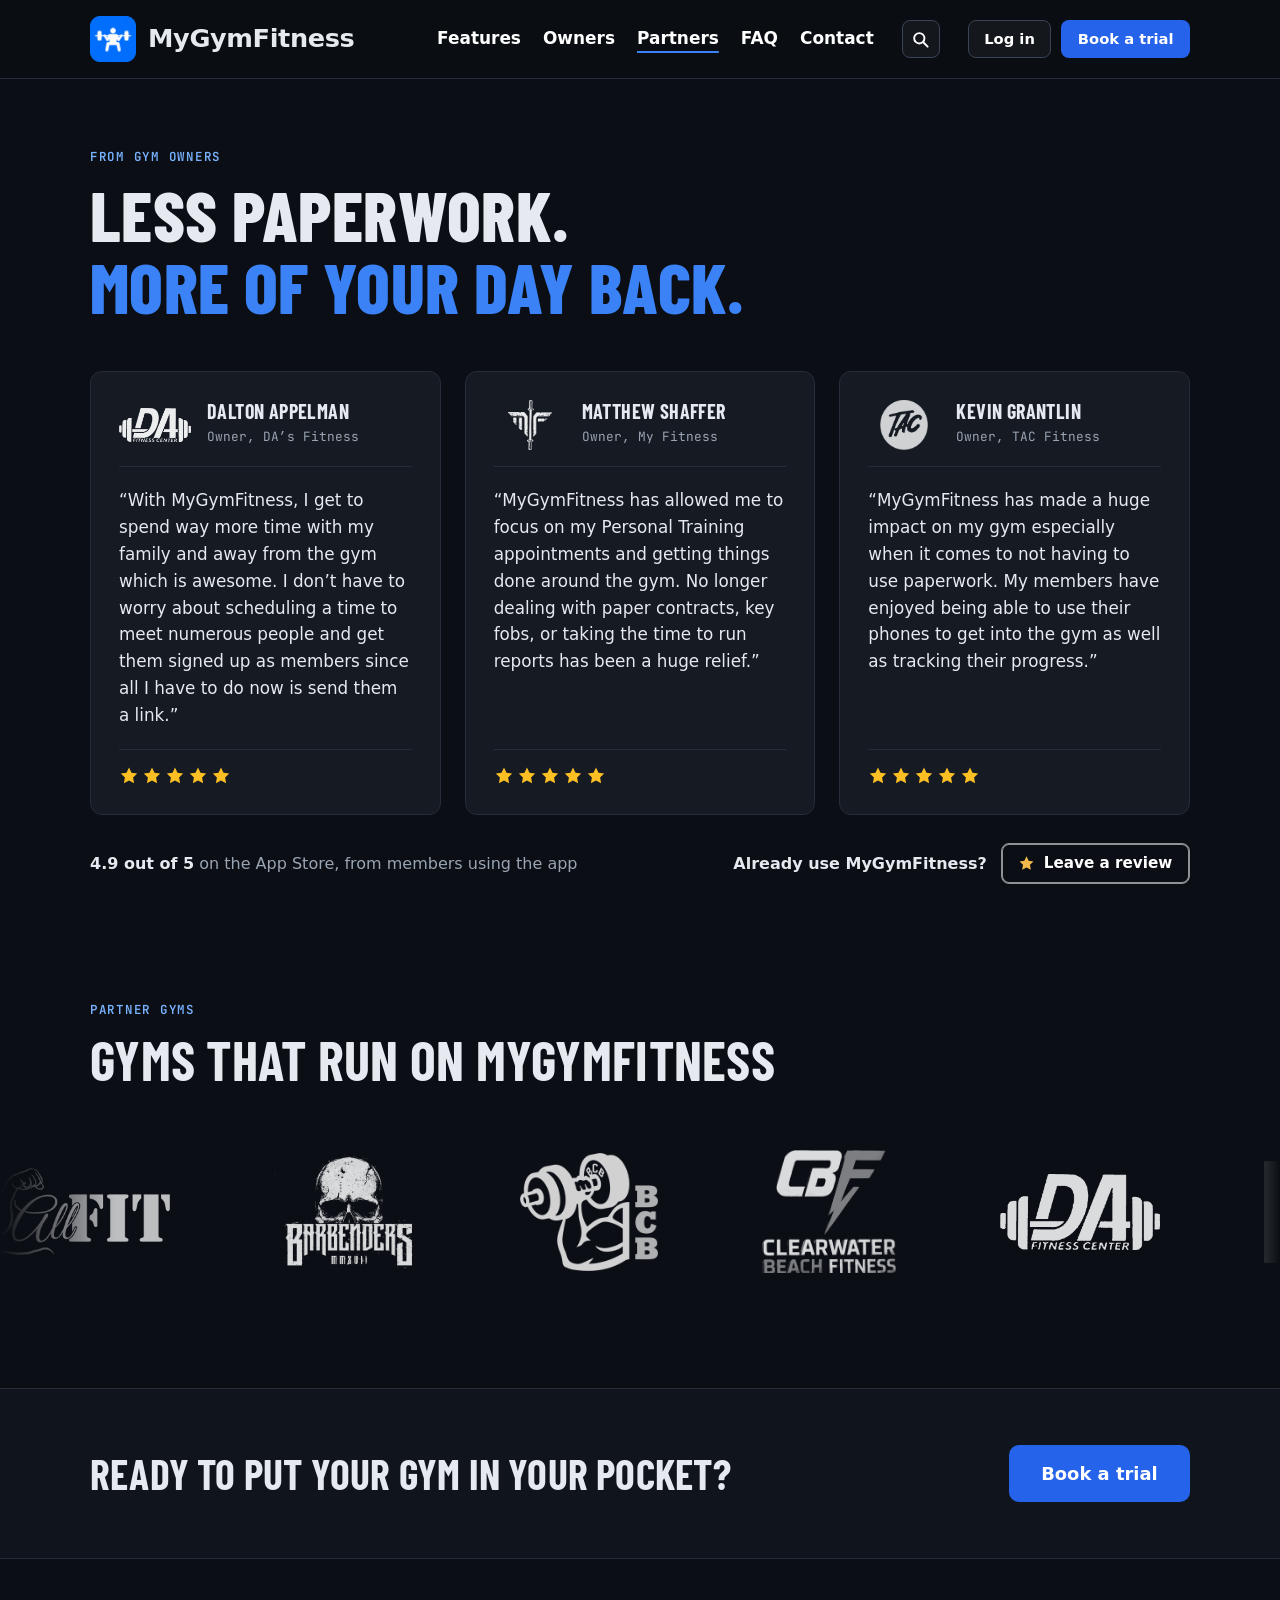
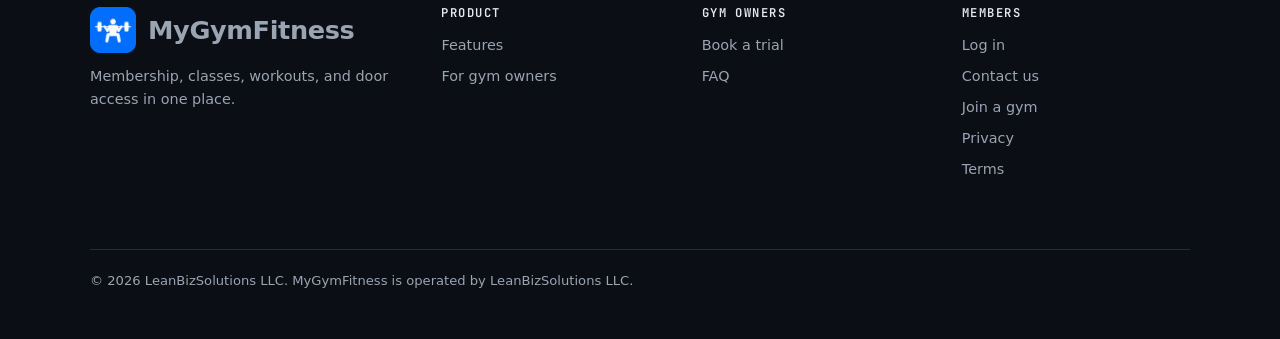
<file: partners.html>
<!doctype html>
<html lang="en">
<head>
<meta charset="utf-8">
<meta name="viewport" content="width=device-width, initial-scale=1, viewport-fit=cover">
<title>Partners · MyGymFitness</title>
<meta name="description" content="What independent gym owners say about running their gym on MyGymFitness.">
<meta property="og:title" content="Partners · MyGymFitness">
<meta property="og:description" content="What independent gym owners say about running their gym on MyGymFitness.">
<meta property="og:image" content="https://www.mygymfitness.us/img/share-card.png">
<link rel="icon" href="img/favicon-32.png" sizes="32x32">
<link rel="apple-touch-icon" href="img/apple-touch-icon.png">
<link rel="preconnect" href="https://fonts.googleapis.com">
<link rel="preconnect" href="https://fonts.gstatic.com" crossorigin>
<link rel="stylesheet" href="https://fonts.googleapis.com/css2?family=Barlow+Condensed:wght@600;700;800&family=JetBrains+Mono:wght@400;600&display=swap">
<link rel="stylesheet" href="styles.css">
</head>
<body>
<header class="nav">
  <div class="wrap">
    <a class="logo" href="index.html" aria-label="MyGymFitness home"><img src="img/logo.png" alt="" width="32" height="32">MyGymFitness</a>
    <nav class="nav-links" id="site-menu" aria-label="Main">
      <a href="features.html">Features</a>
      <a href="owners.html">Owners</a>
      <a href="partners.html" aria-current="page">Partners</a>
      <a href="faq.html">FAQ</a>
      <a href="contact.html">Contact</a>
      <div class="nav-acts"><a class="nav-login" href="https://app.mygymfitness.us" target="_blank" rel="noopener">Log in</a><a class="nav-book" href="book-a-trial.html">Book a trial</a></div>
    </nav>
    <button class="nav-search" type="button" aria-label="Search the site" aria-haspopup="dialog" aria-expanded="false" aria-controls="site-search"><svg viewBox="0 0 24 24" aria-hidden="true" focusable="false"><circle cx="10.5" cy="10.5" r="6.5"/><path d="M15.5 15.5 21 21"/></svg></button>
    <div class="nav-cta">
      <a class="btn btn-ghost" href="https://app.mygymfitness.us" target="_blank" rel="noopener">Log in</a>
      <a class="btn btn-primary" href="book-a-trial.html">Book a trial</a>
    </div>
    <button class="nav-menu" type="button" aria-expanded="false" aria-controls="site-menu" aria-label="Open menu"><span></span><span></span><span></span></button>
  </div>
</header>
<script>/* mb-early: header classes before first paint */(function(n){if(!n)return;n.classList.add('js-menu','js-search');var s=n.querySelector('.nav-search'),c=n.querySelector('.nav-cta');if(s&&c&&window.matchMedia&&matchMedia('(max-width: 1023px)').matches)c.parentNode.insertBefore(s,c.nextSibling);addEventListener('load',function(){if(!window.__mbReady)n.classList.remove('js-menu','js-search');});})(document.querySelector('header.nav'));</script>

<main id="top">
  <section class="block page-top" id="partners-top">
    <div class="wrap">
      <div class="block-head">
        <span class="eyebrow">From gym owners</span>
        <h1>Less paperwork. <em class="keep">More of your day back.</em></h1>
      </div>
      <div class="quotes">
        <figure id="sr-partners-1" class="quote">
          <figcaption><img class="lg-own" src="img/gyms/da.webp" alt="DA Fitness Center logo" width="72" height="50"><b>Dalton Appelman</b><span>Owner, DA’s Fitness</span></figcaption>
          <blockquote>“With MyGymFitness, I get to spend way more time with my family and away from the gym which is awesome. I don’t have to worry about scheduling a time to meet numerous people and get them signed up as members since all I have to do now is send them a link.”</blockquote>
          <div class="stars" role="img" aria-label="5 out of 5 stars"><svg viewBox="0 0 20 20" aria-hidden="true"><path d="M10 1.6l2.5 5.2 5.7.8-4.1 4 1 5.7L10 14.6l-5.1 2.7 1-5.7-4.1-4 5.7-.8z"/></svg><svg viewBox="0 0 20 20" aria-hidden="true"><path d="M10 1.6l2.5 5.2 5.7.8-4.1 4 1 5.7L10 14.6l-5.1 2.7 1-5.7-4.1-4 5.7-.8z"/></svg><svg viewBox="0 0 20 20" aria-hidden="true"><path d="M10 1.6l2.5 5.2 5.7.8-4.1 4 1 5.7L10 14.6l-5.1 2.7 1-5.7-4.1-4 5.7-.8z"/></svg><svg viewBox="0 0 20 20" aria-hidden="true"><path d="M10 1.6l2.5 5.2 5.7.8-4.1 4 1 5.7L10 14.6l-5.1 2.7 1-5.7-4.1-4 5.7-.8z"/></svg><svg viewBox="0 0 20 20" aria-hidden="true"><path d="M10 1.6l2.5 5.2 5.7.8-4.1 4 1 5.7L10 14.6l-5.1 2.7 1-5.7-4.1-4 5.7-.8z"/></svg></div>
        </figure>
        <figure id="sr-partners-2" class="quote">
          <figcaption><img class="lg-own" src="img/gyms/mf.webp" alt="My Fitness logo" width="72" height="50"><b>Matthew Shaffer</b><span>Owner, My Fitness</span></figcaption>
          <blockquote>“MyGymFitness has allowed me to focus on my Personal Training appointments and getting things done around the gym. No longer dealing with paper contracts, key fobs, or taking the time to run reports has been a huge relief.”</blockquote>
          <div class="stars" role="img" aria-label="5 out of 5 stars"><svg viewBox="0 0 20 20" aria-hidden="true"><path d="M10 1.6l2.5 5.2 5.7.8-4.1 4 1 5.7L10 14.6l-5.1 2.7 1-5.7-4.1-4 5.7-.8z"/></svg><svg viewBox="0 0 20 20" aria-hidden="true"><path d="M10 1.6l2.5 5.2 5.7.8-4.1 4 1 5.7L10 14.6l-5.1 2.7 1-5.7-4.1-4 5.7-.8z"/></svg><svg viewBox="0 0 20 20" aria-hidden="true"><path d="M10 1.6l2.5 5.2 5.7.8-4.1 4 1 5.7L10 14.6l-5.1 2.7 1-5.7-4.1-4 5.7-.8z"/></svg><svg viewBox="0 0 20 20" aria-hidden="true"><path d="M10 1.6l2.5 5.2 5.7.8-4.1 4 1 5.7L10 14.6l-5.1 2.7 1-5.7-4.1-4 5.7-.8z"/></svg><svg viewBox="0 0 20 20" aria-hidden="true"><path d="M10 1.6l2.5 5.2 5.7.8-4.1 4 1 5.7L10 14.6l-5.1 2.7 1-5.7-4.1-4 5.7-.8z"/></svg></div>
        </figure>
        <figure id="sr-partners-3" class="quote">
          <figcaption><img class="lg-own" src="img/gyms/tac.webp" alt="TAC Fitness logo" width="72" height="50"><b>Kevin Grantlin</b><span>Owner, TAC Fitness</span></figcaption>
          <blockquote>“MyGymFitness has made a huge impact on my gym especially when it comes to not having to use paperwork. My members have enjoyed being able to use their phones to get into the gym as well as tracking their progress.”</blockquote>
          <div class="stars" role="img" aria-label="5 out of 5 stars"><svg viewBox="0 0 20 20" aria-hidden="true"><path d="M10 1.6l2.5 5.2 5.7.8-4.1 4 1 5.7L10 14.6l-5.1 2.7 1-5.7-4.1-4 5.7-.8z"/></svg><svg viewBox="0 0 20 20" aria-hidden="true"><path d="M10 1.6l2.5 5.2 5.7.8-4.1 4 1 5.7L10 14.6l-5.1 2.7 1-5.7-4.1-4 5.7-.8z"/></svg><svg viewBox="0 0 20 20" aria-hidden="true"><path d="M10 1.6l2.5 5.2 5.7.8-4.1 4 1 5.7L10 14.6l-5.1 2.7 1-5.7-4.1-4 5.7-.8z"/></svg><svg viewBox="0 0 20 20" aria-hidden="true"><path d="M10 1.6l2.5 5.2 5.7.8-4.1 4 1 5.7L10 14.6l-5.1 2.7 1-5.7-4.1-4 5.7-.8z"/></svg><svg viewBox="0 0 20 20" aria-hidden="true"><path d="M10 1.6l2.5 5.2 5.7.8-4.1 4 1 5.7L10 14.6l-5.1 2.7 1-5.7-4.1-4 5.7-.8z"/></svg></div>
        </figure>
      </div>
      <div class="rv-row" id="app-store-review">
        <p class="rating"><b>4.9 out of 5</b> on the App Store, from members using the app</p>
        <span class="rv-ask">Already use MyGymFitness?</span>
        <a class="btn btn-ghost rv-btn" href="https://apps.apple.com/us/app/mygymfitness/id1577201858?action=write-review" target="_blank" rel="noopener"><svg viewBox="0 0 20 20" aria-hidden="true" focusable="false"><path d="M10 1.6l2.5 5.2 5.7.8-4.1 4 1 5.7L10 14.6l-5.1 2.7 1-5.7-4.1-4 5.7-.8z"/></svg>Leave a review</a>
      </div>
    </div>
  </section>

  <section id="sr-partners-4" class="block lg" aria-labelledby="lg-title">
    <div class="wrap">
      <div class="block-head">
        <span class="eyebrow">Partner gyms</span>
        <h2 id="lg-title">Gyms that run on MyGymFitness</h2>
      </div>
    </div>
    <div class="lg-marquee">
      <div class="lg-track">
        <ul class="lg-set" aria-label="Partner gym logos">
          <li><img src="img/gyms/allfit.webp" alt="All Fit" width="560" height="256" style="--k:0.68"></li>
          <li><img src="img/gyms/barbenders.webp" alt="Barbenders" width="345" height="280" style="--k:0.9"></li>
          <li><img src="img/gyms/bcb.webp" alt="BCB" width="328" height="280" style="--k:0.92"></li>
          <li><img src="img/gyms/clearwater.webp" alt="Clearwater Beach Fitness" width="305" height="280" style="--k:0.96"></li>
          <li><img src="img/gyms/da.webp" alt="DA Fitness Center" width="560" height="265" style="--k:0.59"></li>
          <li><img src="img/gyms/fitphil.svg" alt="FitPhil" width="238" height="257" style="--k:0.86"></li>
          <li><img src="img/gyms/ironrevival.webp" alt="Iron Revival Gym" width="308" height="280" style="--k:0.95"></li>
          <li><img src="img/gyms/ironridge.webp" alt="Iron Ridge Gym" width="295" height="280" style="--k:0.97"></li>
          <li><img src="img/gyms/ironheadz.webp" alt="Ironheadz Gym" width="280" height="280" style="--k:1.0"></li>
          <li><img src="img/gyms/mf.webp" alt="My Fitness" width="248" height="280" style="--k:1.0"></li>
          <li><img src="img/gyms/nlf2.webp" alt="NLF2" width="560" height="232" style="--k:0.64"></li>
          <li><img src="img/gyms/tac.webp" alt="TAC Fitness" width="270" height="280" style="--k:0.86"></li>
          <li><img src="img/gyms/unchained.webp" alt="Unchained Fitness" width="229" height="280" style="--k:1.0"></li>
        </ul>
        <ul class="lg-set" aria-hidden="true">
          <li><img src="img/gyms/allfit.webp" alt="" width="560" height="256" style="--k:0.68"></li>
          <li><img src="img/gyms/barbenders.webp" alt="" width="345" height="280" style="--k:0.9"></li>
          <li><img src="img/gyms/bcb.webp" alt="" width="328" height="280" style="--k:0.92"></li>
          <li><img src="img/gyms/clearwater.webp" alt="" width="305" height="280" style="--k:0.96"></li>
          <li><img src="img/gyms/da.webp" alt="" width="560" height="265" style="--k:0.59"></li>
          <li><img src="img/gyms/fitphil.svg" alt="" width="238" height="257" style="--k:0.86"></li>
          <li><img src="img/gyms/ironrevival.webp" alt="" width="308" height="280" style="--k:0.95"></li>
          <li><img src="img/gyms/ironridge.webp" alt="" width="295" height="280" style="--k:0.97"></li>
          <li><img src="img/gyms/ironheadz.webp" alt="" width="280" height="280" style="--k:1.0"></li>
          <li><img src="img/gyms/mf.webp" alt="" width="248" height="280" style="--k:1.0"></li>
          <li><img src="img/gyms/nlf2.webp" alt="" width="560" height="232" style="--k:0.64"></li>
          <li><img src="img/gyms/tac.webp" alt="" width="270" height="280" style="--k:0.86"></li>
          <li><img src="img/gyms/unchained.webp" alt="" width="229" height="280" style="--k:1.0"></li>
        </ul>
      </div>
    </div>
  </section>

  <section class="cta-band">
    <div class="wrap">
      <h2 style="font-size:clamp(1.9rem,3.6vw,2.6rem)">Ready to put your gym in your pocket?</h2>
      <a class="btn btn-primary" href="book-a-trial.html">Book a trial</a>
    </div>
  </section>
</main>

<footer>
  <div class="wrap">
    <div style="display:grid;gap:12px;align-content:start">
      <a class="logo" href="index.html"><img src="img/logo.png" alt="" width="32" height="32">MyGymFitness</a>
      <p>Membership, classes, workouts, and door access in one place.</p>
    </div>
    <div><h4>Product</h4><ul><li><a href="features.html">Features</a></li><li><a href="owners.html">For gym owners</a></li></ul></div>
    <div><h4>Gym owners</h4><ul><li><a href="book-a-trial.html">Book a trial</a></li><li><a href="faq.html">FAQ</a></li></ul></div>
    <div><h4>Members</h4><ul><li><a href="https://app.mygymfitness.us" target="_blank" rel="noopener">Log in</a></li><li><a href="contact.html">Contact us</a></li><li><a href="https://app.mygymfitness.us/join" target="_blank" rel="noopener">Join a gym</a></li><li><a href="https://app.mygymfitness.us/privacy" target="_blank" rel="noopener">Privacy</a></li><li><a href="https://app.mygymfitness.us/terms" target="_blank" rel="noopener">Terms</a></li></ul></div>
    <p class="legal">© 2026 LeanBizSolutions LLC. MyGymFitness is operated by LeanBizSolutions LLC.</p>
  </div>
</footer>

<script src="site.js"></script>
</body>
</html>
</file>
<file: styles.css>
/* Layout: the app's own dark palette. Each section pairs a claim with the real screen that proves it (framed phone shots from the marketing kit), plus one live entry log in the hero. */
:root {
  color-scheme: dark;
  --ink: #0b0e14;        /* app dark background */
  --panel: #151a23;      /* app dark surface */
  --panel-2: #10141c;    /* recessed strip */
  --line: #262d3a;       /* app dark border */
  --fg: #e6e9ef;         /* app dark text */
  --muted: #9aa4b2;      /* app dark secondary text */
  --blue: #2563eb;       /* primary button */
  --blue-hi: #3b82f6;    /* primary on dark, hover */
  --sky: #78b2ff;        /* share-card eyebrow blue */
  --ok: #4ade80;         /* access granted */
  --warn: #f2b84b;       /* grace period */
  --deny: #ff6b6b;       /* access refused */
  --display: "Barlow Condensed", "Arial Narrow", "Helvetica Neue", Arial, sans-serif;
  --body: system-ui, -apple-system, "Segoe UI", Roboto, Helvetica, Arial, sans-serif;
  --mono: "JetBrains Mono", ui-monospace, "SFMono-Regular", Menlo, Consolas, monospace;
  --wrap: 1140px;
}
* { box-sizing: border-box; }
html { scroll-behavior: smooth; }
@media (prefers-reduced-motion: reduce) { html { scroll-behavior: auto; } }
body { background: var(--ink); color: var(--fg); font: 16px/1.6 var(--body); margin: 0; }
img { max-width: 100%; height: auto; display: block; }
a { color: inherit; }
a:focus-visible, button:focus-visible, input:focus-visible, select:focus-visible, summary:focus-visible { outline: 2px solid var(--blue-hi); outline-offset: 3px; }
.wrap { max-width: var(--wrap); margin-inline: auto; padding-inline: 20px; }
h1, h2, h3 { font-family: var(--display); font-weight: 700; line-height: 1.02; text-wrap: balance; margin: 0; letter-spacing: .005em; }
h1 { font-size: clamp(3rem, 7.5vw, 5.6rem); text-transform: uppercase; font-weight: 800; }
h2 { font-size: clamp(2.2rem, 4.6vw, 3.4rem); text-transform: uppercase; }
h3 { font-size: 1.45rem; }
p { margin: 0; }
.eyebrow { font: 600 .78rem/1 var(--mono); letter-spacing: .14em; text-transform: uppercase; color: var(--sky); }
.lede { font-size: 1.12rem; color: var(--muted); max-width: 58ch; }
.btn { display: inline-flex; align-items: center; gap: .5em; font: 600 1rem/1 var(--body); padding: .95em 1.4em; border-radius: 8px; text-decoration: none; border: 1px solid transparent; cursor: pointer; }
.btn-primary { background: var(--blue); color: #fff; }
.btn-primary:hover { background: var(--blue-hi); }
.btn-ghost { border-color: var(--line); color: var(--fg); background: transparent; }
.btn-ghost:hover { border-color: var(--muted); }
.preview-note { background: var(--panel); color: var(--muted); font: 400 .8rem/1.4 var(--mono); text-align: center; padding: .55rem 16px; }

/* Nav */
header.nav { position: sticky; top: env(safe-area-inset-top, 0px); z-index: 10; background: rgba(11,14,20,.86); backdrop-filter: blur(10px); border-bottom: 1px solid var(--line); }
.nav .wrap { display: flex; align-items: center; gap: 28px; min-height: 64px; }
.logo { display: flex; align-items: center; gap: 10px; font: 700 1.2rem/1 var(--body); letter-spacing: -.01em; text-decoration: none; }
.logo img { width: 32px; height: 32px; }
.nav-links { display: flex; gap: 22px; margin-left: auto; font-size: .95rem; }
.nav-links a { text-decoration: none; color: var(--muted); }
.nav-links a:hover { color: var(--fg); }
.nav-cta { display: flex; gap: 10px; }
.nav-cta .btn { padding: .7em 1.05em; font-size: .92rem; }
@media (max-width: 900px) { .nav-links { display: none; } .nav-cta { margin-left: auto; } }
@media (max-width: 440px) { .nav-cta .btn-ghost { display: none; } }

/* Hero */
.hero { padding-block: 64px 72px; overflow: hidden; }
.hero .wrap { display: grid; grid-template-columns: 1.05fr .95fr; gap: 40px; align-items: center; }
.hero-copy { display: grid; gap: 24px; min-width: 0; }
.hero h1 em { font-style: normal; color: var(--blue-hi); }
.hero-actions { display: flex; flex-wrap: wrap; gap: 12px; }
.hero-fine { font-size: .9rem; color: var(--muted); }
.hero-visual { position: relative; min-width: 0; display: grid; justify-items: end; padding-bottom: 40px; }
.hero-visual .phone { width: min(320px, 78%); filter: drop-shadow(0 40px 60px rgba(0,0,0,.55)); }
.hero-visual .door { position: absolute; left: 0; bottom: 0; width: min(340px, 70%); }
@media (max-width: 940px) {
  .hero .wrap { grid-template-columns: 1fr; }
  .hero-visual { justify-items: center; padding-bottom: 0; gap: 0; }
  .hero-visual .door { position: relative; width: 100%; max-width: 420px; margin-top: -90px; }
}

/* Entry log card */
.door { background: var(--panel); border: 1px solid var(--line); border-radius: 12px; overflow: hidden; box-shadow: 0 30px 70px -25px rgba(0,0,0,.8); }
.door-head { display: flex; justify-content: space-between; align-items: center; gap: 12px; padding: 12px 16px; border-bottom: 1px solid var(--line); font: 600 .74rem/1.2 var(--mono); letter-spacing: .08em; text-transform: uppercase; color: var(--muted); }
.live { display: inline-flex; align-items: center; gap: 7px; color: var(--ok); }
.live::before { content: ""; width: 8px; height: 8px; border-radius: 50%; background: var(--ok); animation: pulse 2s infinite; }
@keyframes pulse { 50% { opacity: .35; } }
.log { list-style: none; margin: 0; padding: 4px 0; font: 400 .82rem/1.35 var(--mono); }
.log li { display: grid; grid-template-columns: 64px 1fr auto; gap: 10px; padding: 9px 16px; align-items: baseline; border-bottom: 1px dashed rgba(38,45,58,.8); }
.log li:last-child { border-bottom: 0; }
.log li.new { animation: slidein .6s ease-out; }
@keyframes slidein { from { background: rgba(59,130,246,.16); } to { background: transparent; } }
@media (prefers-reduced-motion: reduce) { .live::before, .log li.new { animation: none; } }
.log time { color: var(--muted); font-variant-numeric: tabular-nums; }
.log .who { min-width: 0; }
.log .why { display: block; color: var(--muted); font-size: .74rem; }
.tag { font-weight: 600; font-size: .72rem; letter-spacing: .06em; text-transform: uppercase; }
.tag.ok { color: var(--ok); } .tag.warn { color: var(--warn); } .tag.deny { color: var(--deny); }

/* Facts strip */
.facts { border-block: 1px solid var(--line); background: var(--panel-2); }
.facts .wrap { display: grid; grid-template-columns: 1.2fr 1fr 1fr 1fr; }
.fact { padding: 24px 20px; display: grid; gap: 6px; border-left: 1px solid var(--line); align-content: start; }
.fact:first-child { border-left: 0; }
.fact b { font: 700 clamp(1.2rem, 2.1vw, 1.6rem)/1 var(--display); text-transform: uppercase; letter-spacing: .01em; }
.fact span { color: var(--muted); font-size: .92rem; text-wrap: pretty; }
@media (max-width: 780px) { .facts .wrap { grid-template-columns: 1fr 1fr; } .fact:nth-child(3) { border-left: 0; } .fact:nth-child(n+3) { border-top: 1px solid var(--line); } }

/* Generic section */
section.block { padding-block: 96px; }
.block-head { display: grid; gap: 16px; margin-bottom: 48px; max-width: 760px; }
.media-row { display: grid; grid-template-columns: 1fr 1fr; gap: 56px; align-items: center; }
.media-row > * { min-width: 0; }
@media (max-width: 880px) { .media-row { grid-template-columns: 1fr; gap: 40px; } }

/* Status states */
.states { display: grid; grid-template-columns: repeat(3, 1fr); gap: 1px; background: var(--line); border: 1px solid var(--line); border-radius: 12px; overflow: hidden; }
.state { background: var(--ink); padding: 28px; display: grid; gap: 14px; align-content: start; }
.state .tag { font-size: .78rem; }
.state p { color: var(--muted); }
@media (max-width: 820px) { .states { grid-template-columns: 1fr; } }

/* Owners / members */
.split { display: grid; grid-template-columns: 1fr 1fr; gap: 24px; }
.side { background: var(--panel); border: 1px solid var(--line); border-radius: 12px; padding: 32px; display: grid; gap: 20px; align-content: start; min-width: 0; }
.side h2 { font-size: clamp(1.9rem, 3.4vw, 2.6rem); }
.ticks { list-style: none; padding: 0; margin: 0; display: grid; gap: 14px; }
.ticks li { display: grid; grid-template-columns: 18px 1fr; gap: 12px; }
.ticks li::before { content: ""; width: 10px; height: 10px; margin-top: 8px; border: 2px solid var(--blue-hi); border-radius: 2px; }
.ticks b { font-weight: 600; }
.ticks span { color: var(--muted); }
@media (max-width: 820px) { .split { grid-template-columns: 1fr; } }

/* Phones */
.phones { display: grid; grid-template-columns: 1fr 1fr; gap: 20px; align-items: start; max-width: 520px; justify-self: center; width: 100%; }
.phones img:nth-child(2) { margin-top: 56px; }
.phones img, .solo-phone { filter: drop-shadow(0 30px 50px rgba(0,0,0,.55)); }
.solo-phone { width: min(300px, 80%); justify-self: center; }

/* Door section */
.hw { background: linear-gradient(180deg, var(--ink), var(--panel-2)); border-block: 1px solid var(--line); }
.specs { display: grid; border-top: 1px solid var(--line); margin: 0; }
.spec { display: grid; grid-template-columns: 140px 1fr; gap: 20px; padding: 18px 0; border-bottom: 1px solid var(--line); }
.spec dt { font: 600 .78rem/1.5 var(--mono); text-transform: uppercase; letter-spacing: .08em; color: var(--sky); }
.spec dd { margin: 0; color: var(--muted); }
.spec dd b { color: var(--fg); font-weight: 600; }
@media (max-width: 560px) { .spec { grid-template-columns: 1fr; gap: 4px; } }

/* Laptop shot */
.laptop { border: 1px solid var(--line); border-radius: 12px; overflow: hidden; background: var(--panel); box-shadow: 0 40px 80px -40px rgba(0,0,0,.9); }
.laptop-bar { display: flex; align-items: center; gap: 7px; padding: 10px 14px; border-bottom: 1px solid var(--line); }
.laptop-bar i { width: 10px; height: 10px; border-radius: 50%; background: var(--line); }
.laptop-bar span { margin-left: 10px; font: 400 .76rem/1 var(--mono); color: var(--muted); overflow: hidden; text-overflow: ellipsis; white-space: nowrap; }

/* Features */
.features { display: grid; grid-template-columns: repeat(3, 1fr); gap: 1px; background: var(--line); border: 1px solid var(--line); border-radius: 12px; overflow: hidden; margin-top: 48px; }
.feature { background: var(--ink); padding: 28px; display: grid; gap: 10px; align-content: start; }
.feature h3 { font-size: 1.35rem; text-transform: uppercase; }
.feature p { color: var(--muted); font-size: .95rem; }
@media (max-width: 900px) { .features { grid-template-columns: 1fr 1fr; } }
@media (max-width: 560px) { .features { grid-template-columns: 1fr; } }

/* Switching */
.switch { background: var(--panel-2); border-block: 1px solid var(--line); }
.steps { list-style: none; margin: 0; padding: 0; display: grid; grid-template-columns: repeat(4, 1fr); gap: 28px; counter-reset: s; }
.steps li { display: grid; gap: 10px; align-content: start; counter-increment: s; }
.steps li::before { content: "Step " counter(s); font: 600 .76rem/1 var(--mono); letter-spacing: .12em; text-transform: uppercase; color: var(--sky); padding-bottom: 12px; border-bottom: 2px solid var(--blue-hi); }
.steps h3 { font-size: 1.3rem; text-transform: uppercase; }
.steps p { color: var(--muted); font-size: .95rem; }
@media (max-width: 900px) { .steps { grid-template-columns: 1fr 1fr; } }
@media (max-width: 520px) { .steps { grid-template-columns: 1fr; } }

/* Owner quotes */
.quotes { display: grid; grid-template-columns: repeat(3, 1fr); gap: 24px; }
.quote { margin: 0; background: var(--panel); border: 1px solid var(--line); border-radius: 12px; padding: 28px; display: grid; gap: 22px; align-content: space-between; min-width: 0; }
.quote blockquote { margin: 0; font-size: 1.05rem; line-height: 1.6; }
.quote figcaption { display: grid; gap: 2px; padding-top: 16px; border-top: 1px solid var(--line); }
.quote figcaption b { font: 700 1.25rem/1.1 var(--display); text-transform: uppercase; letter-spacing: .02em; }
.quote figcaption span { font: 400 .8rem/1.4 var(--mono); color: var(--muted); }
.rating { margin-top: 28px; color: var(--muted); }
.rating b { color: var(--fg); }
@media (max-width: 900px) { .quotes { grid-template-columns: 1fr; } }

/* FAQ */
.faq { display: grid; border-top: 1px solid var(--line); max-width: 860px; }
.faq details { border-bottom: 1px solid var(--line); }
.faq summary { cursor: pointer; list-style: none; padding: 22px 0; font: 600 1.08rem/1.4 var(--body); display: flex; justify-content: space-between; gap: 20px; }
.faq summary::-webkit-details-marker { display: none; }
.faq summary::after { content: "+"; font: 400 1.5rem/1 var(--mono); color: var(--blue-hi); }
.faq details[open] summary::after { content: "−"; }
.faq details p { padding-bottom: 22px; color: var(--muted); max-width: 68ch; }

/* Demo form */
.demo { border-top: 1px solid var(--line); }
.demo-grid { display: grid; grid-template-columns: 1fr 1fr; gap: 56px; align-items: start; }
form.card { background: var(--panel); border: 1px solid var(--line); border-radius: 12px; padding: 28px; display: grid; gap: 16px; }
.field { display: grid; gap: 6px; }
.field label { font-size: .88rem; color: var(--muted); }
.field input, .field select, .field textarea { font: 400 1rem/1.3 var(--body); color: var(--fg); background: var(--ink); border: 1px solid var(--line); border-radius: 8px; padding: .8em .9em; width: 100%; }
.row2 { display: grid; grid-template-columns: 1fr 1fr; gap: 16px; }
.form-msg { font-size: .92rem; }
@media (max-width: 860px) { .demo-grid { grid-template-columns: 1fr; } }
@media (max-width: 480px) { .row2 { grid-template-columns: 1fr; } }

/* Footer */
footer { border-top: 1px solid var(--line); padding-block: 48px; color: var(--muted); font-size: .9rem; }
footer .wrap { display: grid; grid-template-columns: 1.4fr 1fr 1fr 1fr; gap: 32px; }
footer h4 { font: 600 .76rem/1 var(--mono); letter-spacing: .12em; text-transform: uppercase; color: var(--fg); margin: 0 0 14px; }
footer ul { list-style: none; padding: 0; margin: 0; display: grid; gap: 8px; }
footer a { text-decoration: none; }
footer a:hover { color: var(--fg); }
.legal { margin-top: 36px; padding-top: 20px; border-top: 1px solid var(--line); grid-column: 1 / -1; font-size: .82rem; }
@media (max-width: 760px) { footer .wrap { grid-template-columns: 1fr 1fr; } }
.nav-links a[aria-current="page"] { color: var(--fg); }
.page-head { padding-block: 72px 40px; }
.page-head .wrap { display: grid; gap: 20px; }
.page-head h1 { font-size: clamp(2.6rem, 6vw, 4.4rem); }
.cta-band { border-top: 1px solid var(--line); background: var(--panel-2); }
.cta-band .wrap { display: flex; flex-wrap: wrap; align-items: center; justify-content: space-between; gap: 24px; padding-block: 56px; }
.contact-lines { display: grid; gap: 10px; color: var(--muted); }
.contact-lines b { color: var(--fg); font-weight: 600; }

/* Your gym in your pocket */
.pocket { background: var(--panel-2); border-block: 1px solid var(--line); }
.pocket-phones { display: grid; grid-template-columns: repeat(3, minmax(200px, 260px)); justify-content: center; gap: 28px; overflow-x: auto; padding: 4px 4px 12px; }
.pocket-phones figure { margin: 0; display: grid; gap: 12px; justify-items: center; }
.pocket-phones img { border: 8px solid #1d2330; border-radius: 34px; box-shadow: 0 30px 50px -25px rgba(0,0,0,.8); }
.pocket-phones figcaption { font: 600 .76rem/1 var(--mono); letter-spacing: .1em; text-transform: uppercase; color: var(--sky); }
.pocket .features { margin-top: 40px; }

/* Sign-up to door */
.steps.three { grid-template-columns: repeat(3, 1fr); }
@media (max-width: 820px) { .steps.three { grid-template-columns: 1fr; } }
.pull { margin: 48px 0 0; padding-left: 20px; border-left: 3px solid var(--blue-hi); font-size: 1.15rem; line-height: 1.6; max-width: 70ch; }
.pull cite { display: block; margin-top: 10px; font: 400 .8rem/1.4 var(--mono); font-style: normal; color: var(--muted); }

/* Longer hero headline */
.hero h1 { font-size: clamp(2.7rem, 5.6vw, 4.6rem); }
.nowrap { white-space: nowrap; }

/* Sales alert notifications over the Overview phone */
.phone-stage { position: relative; justify-self: center; width: min(300px, 80%); padding-top: 28px; }
.phone-stage > img { width: 100%; filter: drop-shadow(0 30px 50px rgba(0,0,0,.55)); }
.notif-stack { position: absolute; top: 0; left: 50%; transform: translateX(-50%); width: min(360px, calc(100vw - 40px)); height: 120px; z-index: 2; }
.notif { position: absolute; inset: 0 0 auto 0; display: grid; grid-template-columns: 36px 1fr; gap: 12px; align-items: start; padding: 12px 14px; border-radius: 18px; background: rgba(32, 38, 50, .86); -webkit-backdrop-filter: blur(16px) saturate(1.4); backdrop-filter: blur(16px) saturate(1.4); border: 1px solid rgba(255,255,255,.09); box-shadow: 0 18px 40px -12px rgba(0,0,0,.75); transition: transform .55s cubic-bezier(.2,.8,.2,1), opacity .55s ease; transform-origin: 50% 0; }
.notif img { width: 36px; height: 36px; border-radius: 9px; }
.notif-text { min-width: 0; display: grid; gap: 2px; }
.notif-top { display: flex; justify-content: space-between; align-items: baseline; gap: 10px; }
.notif-top b { font-size: .86rem; font-weight: 600; color: var(--fg); white-space: nowrap; overflow: hidden; text-overflow: ellipsis; }
.notif-top time { flex: none; font-size: .72rem; color: var(--muted); }
.notif p { font-size: .84rem; line-height: 1.35; color: #c9d1dc; }
.notif[data-pos="0"] { transform: translateY(0) scale(1); opacity: 1; z-index: 3; }
.notif[data-pos="1"] { transform: translateY(12px) scale(.94); opacity: .75; z-index: 2; }
.notif[data-pos="2"] { transform: translateY(24px) scale(.88); opacity: .45; z-index: 1; }
.notif[data-pos="enter"] { transform: translateY(-28px) scale(1); opacity: 0; z-index: 4; }
.notif[data-pos="gone"] { transform: translateY(30px) scale(.84); opacity: 0; z-index: 0; }
@media (prefers-reduced-motion: reduce) { .notif { transition: none; } }
.lede { text-wrap: pretty; }

/* Contact page: one simple message form */
.contact-form, .page-form { max-width: 560px; margin-top: 8px; }
.page-form { max-width: 640px; }
.field textarea { resize: vertical; min-height: 7em; }

/* Opening section of a menu page: its heading is the page's h1 */
section.block.page-top { padding-top: 72px; }
.page-top h1 { font-size: clamp(2.6rem, 6vw, 4.4rem); text-transform: uppercase; font-weight: 700; }







































/* HIW-START */
/* How it works: three steps, each a small built graphic in the app's style, a title and one line */
.hiw-head { display: grid; gap: 14px; max-width: 760px; margin-bottom: 44px; }
.hiw-steps { list-style: none; margin: 0; padding: 0; display: grid; grid-template-columns: repeat(3, minmax(0, 1fr)); gap: 32px; counter-reset: hiw; }
.hiw-step { position: relative; display: grid; gap: 10px; align-content: start; min-width: 0; counter-increment: hiw; }
.hiw-step::before { content: counter(hiw, decimal-leading-zero); position: absolute; top: 14px; left: 16px; z-index: 1; font: 600 .74rem/1 var(--mono); letter-spacing: .12em; color: var(--sky); }
.hiw-step:not(:last-child)::after { content: ""; position: absolute; top: 106px; right: -28px; z-index: 2; width: 24px; height: 24px; border-radius: 50%; border: 1px solid var(--line); background: var(--ink) url("data:image/svg+xml,%3Csvg xmlns='http://www.w3.org/2000/svg' viewBox='0 0 24 24' fill='none' stroke='%2378b2ff' stroke-width='2.4' stroke-linecap='round' stroke-linejoin='round'%3E%3Cpath d='M9.5 6l6 6-6 6'/%3E%3C/svg%3E") center / 14px no-repeat; }
.hiw-art { position: relative; height: 236px; display: grid; place-items: center; padding: 34px 20px 18px; margin-bottom: 8px; border: 1px solid var(--line); border-radius: 14px; background: radial-gradient(120% 85% at 50% 0%, rgba(59,130,246,.14), transparent 65%), var(--panel-2); overflow: hidden; }
.hiw-title { font: 700 1.7rem/1.05 var(--display); text-transform: uppercase; letter-spacing: .01em; }
.hiw-line { font-size: 1.02rem; line-height: 1.5; color: var(--muted); text-wrap: pretty; }
.hiw-ui { width: 100%; max-width: 252px; display: grid; gap: 10px; font-size: .9rem; line-height: 1.3; }
.hiw-ui svg { flex: none; }

/* 1: join */
.hiw-plan { display: flex; align-items: center; gap: 9px; padding: 10px 12px; border: 1.5px solid var(--blue-hi); border-radius: 10px; background: rgba(59,130,246,.1); }
.hiw-plan b { flex: 1; min-width: 0; font-weight: 600; white-space: nowrap; overflow: hidden; text-overflow: ellipsis; }
.hiw-radio { flex: none; width: 15px; height: 15px; border-radius: 50%; border: 2px solid var(--blue-hi); background: radial-gradient(circle, var(--blue-hi) 0 3px, transparent 3.5px); }
.hiw-price { font-weight: 700; }
.hiw-sign { display: flex; align-items: center; gap: 10px; height: 46px; padding: 0 12px; border: 1px solid var(--line); border-radius: 10px; background: var(--panel); }
.hiw-ui .hiw-sig { flex: 1; min-width: 0; height: 30px; color: var(--fg); }
.hiw-ok { flex: none; width: 22px; height: 22px; display: grid; place-items: center; border-radius: 50%; background: rgba(74,222,128,.15); color: var(--ok); }
.hiw-ok svg { width: 13px; height: 13px; }
.hiw-btn { display: block; padding: 10px; border-radius: 8px; background: var(--blue); color: #fff; font-weight: 600; font-size: .9rem; text-align: center; }

/* 2: walk in */
.hiw-unlock { display: flex; align-items: center; justify-content: center; gap: 10px; padding: 15px 12px; border-radius: 11px; background: var(--blue-hi); color: #fff; font-size: 1.08rem; font-weight: 600; box-shadow: 0 14px 30px -12px rgba(59,130,246,.75); }
.hiw-unlock svg { width: 20px; height: 20px; }
.hiw-code { display: flex; align-items: center; justify-content: center; gap: 12px; padding: 13px 12px; border: 1px solid var(--line); border-radius: 11px; background: var(--panel); font: 600 1.02rem/1 var(--mono); letter-spacing: .26em; }
.hiw-code svg { width: 18px; height: 18px; color: var(--muted); }

/* 3: the door follows billing, shown as two rows of the entries log */
.hiw-entry { display: flex; align-items: center; gap: 10px; padding: 11px 12px; border: 1px solid var(--line); border-radius: 10px; background: var(--panel); font: 400 .84rem/1.3 var(--mono); min-width: 0; }
.hiw-who { display: grid; gap: 3px; min-width: 0; }
.hiw-who small { font-size: .74rem; color: var(--muted); white-space: nowrap; overflow: hidden; text-overflow: ellipsis; }
.hiw-pill { margin-left: auto; flex: none; padding: 5px 9px; border-radius: 999px; font-size: .66rem; line-height: 1; }
.hiw-pill.ok { background: rgba(74,222,128,.13); } .hiw-pill.deny { background: rgba(255,107,107,.14); }

@media (max-width: 860px) {
  .hiw-head { margin-bottom: 32px; }
  .hiw-steps { grid-template-columns: 1fr; row-gap: 36px; max-width: 460px; }
  .hiw-step:not(:last-child)::after { display: none; }
  .hiw-art { height: 212px; padding-top: 30px; }
}
/* HIW-END */

/* MNG-START */
/* Manage page: hero beside the phone, five Overview tiles (Summit Fitness demo numbers), six feature tiles. */
.mng-top, .mng-dash, .mng-feats { --mng-s1: #3987e5; --mng-s2: #d95926; --mng-s3: #199e70; --mng-s4: #9085e9; --mng-up: #22c55e; }
.mng-hero { display: grid; gap: 20px; align-content: center; }
.mng-hero h1 { font-size: clamp(3.1rem, 7.6vw, 6.2rem); font-weight: 800; line-height: .95; }
@media (max-width: 880px) { .mng-hero { order: -1; } }

/* Five Overview tiles */
.mng-kicker { margin: 48px 0 16px; color: var(--muted); }
.mng-dash { --mng-surface: var(--panel); display: grid; grid-template-columns: 1fr; gap: 16px; }
@media (min-width: 640px) { .mng-dash { grid-template-columns: 1fr 1fr; } .mng-mixtile { grid-column: 1 / -1; } }
@media (min-width: 1024px) {
  .mng-dash { grid-template-columns: repeat(6, 1fr); }
  .mng-money, .mng-rev, .mng-grow { grid-column: span 2; }
  .mng-alerts, .mng-mixtile { grid-column: span 3; }
}
.mng-tile { min-width: 0; background: var(--panel); border: 1px solid var(--line); border-radius: 14px; padding: 22px 22px 24px; display: grid; grid-template-rows: auto auto 1fr; gap: 6px; }
.mng-label { font: 700 clamp(1.75rem, 1.35rem + 1.1vw, 2.2rem)/1 var(--display); text-transform: uppercase; letter-spacing: .01em; color: var(--fg); margin: 0; }
.mng-line { color: var(--muted); font-size: 1rem; line-height: 1.4; }
.mng-fig { margin-top: 18px; min-width: 0; display: grid; gap: 12px; align-content: start; }

/* Money in: stat tile */
.mng-tools { display: flex; justify-content: space-between; align-items: center; }
.mng-pill { display: inline-flex; align-items: center; font-size: .82rem; color: var(--fg); background: var(--panel-2); border: 1px solid var(--line); border-radius: 999px; padding: 5px 12px; }
.mng-pill .mng-ic { width: 14px; height: 14px; color: var(--muted); }
.mng-print { display: grid; place-items: center; width: 32px; height: 32px; border-radius: 9px; background: var(--panel-2); border: 1px solid var(--line); color: var(--muted); }
.mng-print .mng-ic { width: 17px; height: 17px; }
.mng-big { font: 650 3rem/1 var(--body); letter-spacing: -.025em; color: var(--fg); margin-top: 6px; white-space: nowrap; }
.mng-cap { font-size: .86rem; color: var(--muted); margin-top: -4px; }
.mng-rows { margin: 4px 0 0; display: grid; border-top: 1px solid var(--line); }
.mng-rows div { display: flex; justify-content: space-between; align-items: baseline; gap: 12px; padding: 8px 0; border-bottom: 1px solid var(--line); }
.mng-rows dt { color: var(--muted); font-size: .9rem; }
.mng-rows dd { margin: 0; color: var(--fg); font-weight: 600; font-variant-numeric: tabular-nums; }

/* Shared chart parts */
.mng-chart { display: block; width: 100%; height: auto; overflow: visible; }
.mng-chart text { font: 400 12px/1 var(--body); fill: var(--muted); font-variant-numeric: tabular-nums; }
.mng-chart .mng-val { fill: var(--fg); font-weight: 600; }
.mng-grid { stroke: var(--line); stroke-width: 1; vector-effect: non-scaling-stroke; shape-rendering: crispEdges; }
.mng-hit { fill: transparent; }
.mng-f1 { fill: var(--mng-s1); } .mng-f2 { fill: var(--mng-s2); } .mng-f3 { fill: var(--mng-s3); }
.mng-seg { transition: filter .15s; }
.mng-seg:hover { filter: brightness(1.25); }
.mng-legend { list-style: none; margin: 0; padding: 0; display: flex; flex-wrap: wrap; gap: 6px 16px; font-size: .86rem; color: var(--muted); }
.mng-legend li { display: inline-flex; align-items: center; gap: 7px; }
.mng-legend i { width: 10px; height: 10px; border-radius: 2px; flex: none; }
.mng-b1 { background: var(--mng-s1); } .mng-b2 { background: var(--mng-s2); } .mng-b3 { background: var(--mng-s3); } .mng-b4 { background: var(--mng-s4); }

/* Growth: line + area */
.mng-stat { display: flex; flex-wrap: wrap; align-items: baseline; gap: 4px 10px; }
.mng-stat b { font: 650 2.6rem/1 var(--body); letter-spacing: -.02em; color: var(--fg); }
.mng-stat > span:not(.mng-up) { color: var(--muted); font-size: .9rem; }
.mng-up { display: inline-flex; align-items: center; gap: 5px; color: var(--mng-up); font-size: .9rem; font-weight: 600; }
.mng-up svg { width: 10px; height: 10px; fill: currentColor; }
.mng-area { fill: url(#mng-area); }
.mng-ln { fill: none; stroke: var(--mng-s1); stroke-width: 2; stroke-linejoin: round; stroke-linecap: round; vector-effect: non-scaling-stroke; }
.mng-end { fill: var(--mng-s1); stroke: var(--panel); stroke-width: 2; vector-effect: non-scaling-stroke; pointer-events: none; }
.mng-cross { stroke: var(--muted); stroke-width: 1; vector-effect: non-scaling-stroke; opacity: 0; }
.mng-dot { fill: var(--mng-s1); stroke: var(--panel); stroke-width: 2; vector-effect: non-scaling-stroke; opacity: 0; }
.mng-pt:hover .mng-cross { opacity: .5; }
.mng-pt:hover .mng-dot { opacity: 1; }

/* Sales alerts: bell + what triggers one */
.mng-alert-fig { grid-template-columns: auto 1fr; gap: 18px; align-items: center; }
.mng-bell { display: grid; place-items: center; width: 72px; height: 72px; border-radius: 20px; background: var(--blue); color: #fff; box-shadow: 0 0 0 8px rgba(59,130,246,.12), 0 14px 30px -10px rgba(37,99,235,.7); }
.mng-bell .mng-ic { width: 36px; height: 36px; stroke-width: 1.8; transform-origin: 50% 12%; animation: mng-ring 4s ease-in-out infinite; }
@keyframes mng-ring { 0%, 76%, 100% { transform: rotate(0); } 80% { transform: rotate(14deg); } 84% { transform: rotate(-12deg); } 88% { transform: rotate(8deg); } 92% { transform: rotate(-4deg); } }
@media (prefers-reduced-motion: reduce) { .mng-bell .mng-ic { animation: none; } }
.mng-chips { list-style: none; margin: 0; padding: 0; display: grid; grid-template-columns: repeat(auto-fill, minmax(150px, 1fr)); gap: 8px; }
.mng-chips li { display: flex; align-items: center; gap: 8px; padding: 7px 12px 7px 10px; border-radius: 999px; background: var(--panel-2); border: 1px solid var(--line); font-size: .86rem; color: var(--fg); white-space: nowrap; }
.mng-chips .mng-ic { width: 18px; height: 18px; color: var(--sky); flex: none; }

/* Breakdown: one 100% bar */
.mng-mix { display: grid; gap: 6px; padding-top: 6px; }
.mng-mix-pct, .mng-mix-bar { display: flex; gap: 2px; }
.mng-mix-pct span { font-weight: 600; font-size: .92rem; line-height: 1; color: var(--fg); min-width: 0; white-space: nowrap; }
.mng-mix-bar { height: 24px; }
.mng-mix-bar span { display: block; transition: filter .15s; }
.mng-mix-bar span:last-child { border-radius: 0 4px 4px 0; }
.mng-mix-bar span:hover { filter: brightness(1.25); }
.mng-g46 { flex: 46 1 0; } .mng-g24 { flex: 24 1 0; } .mng-g18 { flex: 18 1 0; } .mng-g12 { flex: 12 1 0; }
.mng-legend-mix { margin-top: 8px; display: grid; grid-template-columns: repeat(2, max-content); gap: 8px 28px; }

/* Line icons */
.mng-ic { fill: none; stroke: currentColor; stroke-width: 1.75; stroke-linecap: round; stroke-linejoin: round; }

/* Six feature tiles */
.mng-more { display: block; margin: 72px 0 16px; font-size: .78rem; font-weight: 600; text-transform: uppercase; color: var(--sky); }
.mng-feats { list-style: none; margin: 0; padding: 0; display: grid; grid-template-columns: 1fr; gap: 1px; background: var(--line); border: 1px solid var(--line); border-radius: 14px; overflow: hidden; }
@media (min-width: 640px) { .mng-feats { grid-template-columns: 1fr 1fr; } }
@media (min-width: 1024px) { .mng-feats { grid-template-columns: repeat(3, 1fr); } }
.mng-feat { background: var(--ink); padding: 20px 22px; display: grid; grid-template-columns: 44px 1fr; gap: 16px; align-items: start; }
.mng-feat-ic { display: grid; place-items: center; width: 44px; height: 44px; border-radius: 12px; background: rgba(59,130,246,.12); color: var(--sky); }
.mng-feat-ic .mng-ic { width: 24px; height: 24px; }
.mng-feat h3 { font-size: 1.4rem; text-transform: uppercase; }
.mng-feat p { color: var(--muted); font-size: .95rem; margin-top: 4px; }

/* Visually hidden text for screen readers */
.mng-sr { position: absolute; width: 1px; height: 1px; padding: 0; margin: -1px; overflow: hidden; clip: rect(0 0 0 0); white-space: nowrap; border: 0; }

@media (max-width: 1023px) {
  .mng-alerts { position: relative; }
  .mng-alert-fig { grid-template-columns: 1fr; }
  .mng-bell { position: absolute; top: 18px; right: 18px; width: 52px; height: 52px; border-radius: 15px; box-shadow: 0 0 0 6px rgba(59,130,246,.12), 0 10px 24px -10px rgba(37,99,235,.7); }
  .mng-bell .mng-ic { width: 27px; height: 27px; }
  .mng-chips { grid-template-columns: 1fr 1fr; }
  .mng-alerts .mng-label, .mng-alerts .mng-line { padding-right: 64px; }
}
@media (max-width: 420px) {
  .mng-tile { padding: 20px 18px 22px; }
  .mng-chips li { padding: 7px 10px; font-size: .84rem; }
  .mng-chips { gap: 7px; }
  .mng-legend-mix { grid-template-columns: repeat(2, minmax(0, 1fr)); gap: 8px 12px; font-size: .84rem; }
  .mng-legend-mix li { align-items: start; line-height: 1.3; }
  .mng-legend-mix i { margin-top: 3px; }
}
@media (max-width: 379px) { .mng-legend-mix { grid-template-columns: 1fr; } }
/* MNG-END */

/* POLISH-START: fixes after splitting the site into one page per menu tab */
.page-top h1 { font-weight: 800; }                         /* match Contact and Book a call */
@media (min-width: 400px) { .hero h1 em { white-space: nowrap; } }   /* keep "You grow your gym." on one line */
.facts + .cta-band { border-top: 0; background: transparent; }       /* no doubled grey slab on the home page */
section.pocket.page-top { background: transparent; border-block: 0; } /* Manage opens like the other pages */
.notif[data-pos="0"] { background: rgba(32, 38, 50, .97); }        /* card behind no longer shows through */
.faq summary { text-wrap: pretty; }
.nav-cta .btn { white-space: nowrap; }
@media (max-width: 560px) { section.block { padding-block: 64px; } section.block.page-top { padding-top: 48px; } }
/* Phones: the menu tabs become a scrolling row under the logo, since each tab is now its own page */
@media (max-width: 900px) {
  header.nav .wrap { flex-wrap: wrap; row-gap: 0; min-height: 0; padding-top: 10px; }
  header.nav .nav-links { display: flex; order: 3; flex: 0 0 100%; margin: 0; gap: 26px; overflow-x: auto; scrollbar-width: none; padding: 8px 0 10px; font-size: .92rem; white-space: nowrap; }
  header.nav .nav-links::-webkit-scrollbar { display: none; }
}
@media (max-width: 480px) {
  header.nav .wrap { column-gap: 12px; }
  header.nav .nav-links { gap: 10px; justify-content: space-between; font-size: .88rem; }
}
@media (max-width: 400px) {
  .logo { font-size: 1.05rem; gap: 8px; }
  .logo img { width: 28px; height: 28px; }
  .nav-cta .btn { padding: .78em 1em; font-size: .95rem; }
}
@media (max-width: 340px) {
  .logo { font-size: .98rem; }
  .nav-cta .btn { padding: .7em .8em; font-size: .9rem; }
  header.nav .nav-links { font-size: .84rem; gap: 8px; }
}
/* POLISH-END */

/* TILES-START */
/* FT-START */
/* Home page: four headline features as a 2 x 2 grid of wide horizontal cards: the built graphic on the left, a big
   label and one line on the right, vertically centred, on a blue-tinted card with a blue edge glow.
   Brayden, 2026-10-20: didn't love the blue band ("try again on that"), and "Your gym, your way" now sits under the hero.
   Graphic internals are unchanged. */
.ft { padding-block: 8px 88px; }
.ft-grid { list-style: none; margin: 0; padding: 0; display: grid; grid-template-columns: repeat(2, minmax(0, 1fr)); gap: 20px; }
.ft-card { --aw: 276px; position: relative; min-width: 0; display: grid; grid-template-columns: var(--aw) minmax(0, 1fr); border: 1px solid rgba(59,130,246,.34); border-radius: 18px; background: linear-gradient(115deg, rgba(37,99,235,.22), rgba(37,99,235,.07) 55%, rgba(59,130,246,.14)), var(--panel); box-shadow: inset 0 1px 0 rgba(120,178,255,.14), 0 24px 54px -32px rgba(37,99,235,.8); overflow: hidden; }
.ft-card::before { content: ""; position: absolute; z-index: 1; inset: 0 12% auto; height: 1px; background: linear-gradient(90deg, transparent, rgba(120,178,255,.75), transparent); pointer-events: none; }
.ft-art { position: relative; height: 232px; display: grid; place-items: center; padding: 20px 14px; border-right: 1px solid rgba(59,130,246,.24); background: radial-gradient(110% 90% at 50% 0%, rgba(59,130,246,.16), transparent 66%), var(--panel-2); overflow: hidden; }
.ft-text { min-width: 0; display: grid; gap: 10px; align-content: center; padding: 22px 24px 22px 26px; }
.ft .ft-title { font: 700 2.3rem/1 var(--display); text-transform: uppercase; letter-spacing: .01em; color: var(--fg); }
.ft-nw { white-space: nowrap; }
.ft-line { color: var(--muted); font-size: 1rem; line-height: 1.45; text-wrap: pretty; }

/* Shared bits inside the graphics */
.ft-ui { width: 100%; max-width: 250px; font-size: .86rem; line-height: 1.25; }
.ft-ui svg { display: block; flex: none; }
.ft-pill { flex: none; display: inline-block; padding: 5px 8px; border-radius: 999px; font: 600 .68rem/1 var(--mono); letter-spacing: .06em; text-transform: uppercase; }
.ft-ok { color: var(--ok); background: rgba(74,222,128,.13); }
.ft-sky { color: var(--sky); background: rgba(120,178,255,.13); }

/* 1: 24/7 sign-ups & access: an open door and a 2 AM join, pay, in */
.ft-access { display: flex; align-items: center; justify-content: center; gap: 12px; }
.ft-door { position: relative; flex: none; width: 86px; padding-top: 22px; }
.ft-door-svg { width: 86px; height: auto; filter: drop-shadow(0 0 18px rgba(59,130,246,.28)); }
.ft-247 { position: absolute; top: 0; left: 62.5%; transform: translateX(-50%); display: inline-flex; align-items: center; gap: 6px; padding: 4px 9px 4px 8px; border-radius: 999px; border: 1px solid var(--line); background: var(--ink); font: 700 1.3rem/1 var(--display); letter-spacing: .02em; color: var(--fg); white-space: nowrap; box-shadow: 0 8px 18px -8px rgba(0,0,0,.8); }
.ft-dot { width: 7px; height: 7px; border-radius: 50%; background: var(--ok); animation: ft-pulse 2s infinite; }
@keyframes ft-pulse { 50% { opacity: .35; } }
.ft-log { flex: none; display: grid; border: 1px solid var(--line); border-radius: 10px; background: var(--panel); }
.ft-log-row { display: flex; align-items: center; justify-content: space-between; gap: 8px; padding: 8px 9px; border-bottom: 1px dashed rgba(58,69,88,.7); }
.ft-log-row:last-child { border-bottom: 0; }
.ft-log time { font: 400 .74rem/1 var(--mono); color: var(--muted); white-space: nowrap; font-variant-numeric: tabular-nums; }

/* 2: member fitness app: a phone rising from the bottom edge */
.ft-art-phone { place-items: end center; padding: 22px 14px 0; }
.ft-phone { width: 160px; height: 100%; display: grid; gap: 11px; align-content: start; padding: 8px 10px 0; border: 6px solid #1d2330; border-bottom: 0; border-radius: 28px 28px 0 0; background: var(--ink); box-shadow: 0 -6px 40px -14px rgba(59,130,246,.45); }
.ft-notch { justify-self: center; width: 40px; height: 9px; border-radius: 999px; background: #1d2330; }
.ft-goal { display: flex; align-items: center; gap: 9px; }
.ft-ring { width: 50px; height: 50px; }
.ft-ring circle { fill: none; stroke-width: 5; }
.ft-ring-bg { stroke: var(--line); }
.ft-ring-fg { stroke: var(--blue-hi); stroke-linecap: round; }
.ft-ring text { font: 700 13px/1 var(--display); fill: var(--fg); }
.ft-goal-txt { display: grid; gap: 1px; min-width: 0; }
.ft-goal-txt small { font-size: .7rem; color: var(--muted); line-height: 1.2; }
.ft-goal-txt b { font: 700 1.05rem/1.05 var(--display); text-transform: uppercase; letter-spacing: .02em; }
.ft-macro { display: grid; gap: 5px; padding: 8px 9px; border: 1px solid var(--line); border-radius: 9px; background: var(--panel); }
.ft-macro-top { display: flex; justify-content: space-between; gap: 6px; font-size: .7rem; color: var(--muted); line-height: 1; white-space: nowrap; }
.ft-macro-top span:first-child { color: var(--fg); font-weight: 600; }
.ft-bar { display: block; height: 5px; border-radius: 999px; background: var(--line); overflow: hidden; }
.ft-bar-fill { display: block; width: 75%; height: 100%; border-radius: inherit; background: var(--ok); }
.ft-unlock { display: flex; align-items: center; justify-content: center; gap: 7px; padding: 9px 8px; border-radius: 9px; background: var(--blue); color: #fff; font-size: .8rem; font-weight: 600; white-space: nowrap; box-shadow: 0 10px 22px -10px rgba(59,130,246,.8); }
.ft-unlock svg { width: 14px; height: 14px; }

/* 3: classes & PT: a day strip and two schedule rows */
.ft-sched { display: grid; gap: 8px; }
.ft-days { display: flex; justify-content: space-between; gap: 4px; margin-bottom: 2px; }
.ft-days span { flex: 1; min-width: 0; text-align: center; padding: 6px 0; border-radius: 8px; font: 600 .68rem/1 var(--mono); letter-spacing: .04em; text-transform: uppercase; color: var(--muted); }
.ft-days .ft-on { background: var(--blue); color: #fff; }
.ft-row { display: flex; align-items: center; gap: 9px; padding: 9px 10px; border: 1px solid var(--line); border-radius: 10px; background: var(--panel); min-width: 0; }
.ft-ic { flex: none; display: grid; place-items: center; width: 30px; height: 30px; border-radius: 8px; background: rgba(59,130,246,.14); color: var(--sky); }
.ft-ic svg { width: 17px; height: 17px; }
.ft-av { flex: none; display: grid; place-items: center; width: 30px; height: 30px; border-radius: 50%; background: linear-gradient(135deg, #2563eb, #6d4ee0); color: #fff; font: 700 .72rem/1 var(--body); letter-spacing: .02em; }
.ft-what { flex: 1; min-width: 0; display: grid; gap: 3px; }
.ft-what b { font-weight: 600; white-space: nowrap; overflow: hidden; text-overflow: ellipsis; }
.ft-what small { font: 400 .72rem/1 var(--mono); color: var(--muted); }
.ft-book { color: #fff; background: var(--blue); padding-inline: 11px; }

/* 4: gym shop: one product card from the demo gym */
.ft-shop { display: grid; gap: 10px; padding: 12px; border: 1px solid var(--line); border-radius: 12px; background: var(--panel); max-width: 236px; }
.ft-prod { display: flex; align-items: center; gap: 12px; }
.ft-tee { flex: none; display: grid; place-items: center; width: 70px; height: 70px; border-radius: 10px; background: radial-gradient(circle at 50% 40%, rgba(120,178,255,.18), transparent 70%), var(--panel-2); border: 1px solid var(--line); }
.ft-tee svg { width: 52px; height: 52px; }
.ft-prod-txt { display: grid; gap: 4px; min-width: 0; }
.ft-prod-txt small { font: 600 .62rem/1 var(--mono); letter-spacing: .08em; text-transform: uppercase; color: var(--sky); }
.ft-prod-txt b { font-weight: 600; font-size: .95rem; line-height: 1.2; white-space: nowrap; }
.ft-price { font: 700 1.5rem/1 var(--display); letter-spacing: .01em; color: var(--fg); }
.ft-sizes { display: flex; gap: 6px; }
.ft-sizes span { flex: 1; text-align: center; padding: 5px 0; border: 1px solid var(--line); border-radius: 7px; font: 600 .7rem/1 var(--mono); color: var(--muted); }
.ft-sizes .ft-on { border-color: var(--blue-hi); color: var(--fg); background: rgba(59,130,246,.16); }
.ft-buy { display: flex; align-items: center; justify-content: center; gap: 7px; padding: 9px; border-radius: 8px; background: var(--blue); color: #fff; font-size: .86rem; font-weight: 600; }
.ft-buy svg { width: 15px; height: 15px; }

@media (prefers-reduced-motion: reduce) { .ft-dot { animation: none; } }

/* Side by side (two columns): every label is two lines and every line block holds three lines, so the number,
   label and line sit at the same height in both cards of a row */
.ft-br { display: inline; }
.ft .ft-title { min-height: 2em; }
.ft-s { display: block; }   /* one sentence per line */
.ft-line { min-height: 4.35em; }
@media (max-width: 1139px) {
  .ft-card { --aw: 248px; }
  .ft-art { padding-inline: 10px; }
  .ft-text { padding: 20px 18px 20px 20px; }
  .ft .ft-title { font-size: 2rem; }
  .ft-access { gap: 8px; }
  .ft-door, .ft-door-svg { width: 74px; }
}
/* One column of wide cards */
@media (max-width: 999px) {
  .ft-grid { grid-template-columns: minmax(0, 1fr); gap: 16px; }
  .ft-card { --aw: 296px; }
  .ft-art { padding-inline: 14px; }
  .ft-text { padding: 22px 28px 22px 30px; }
  .ft .ft-title { font-size: 2.2rem; }
  .ft-line { min-height: 0; }
  .ft-access { gap: 12px; }
  .ft-door, .ft-door-svg { width: 86px; }
}
/* Phones: graphic on top, words under it */
@media (max-width: 599px) {
  .ft { padding-bottom: 64px; }
  .ft-grid { gap: 14px; }
  .ft-card { grid-template-columns: minmax(0, 1fr); border-radius: 16px; }
  .ft-art { height: 186px; padding: 12px; border-right: 0; border-bottom: 1px solid rgba(59,130,246,.24); }
  .ft-art-phone { padding: 8px 14px 0; }
  .ft-phone { gap: 9px; }   /* the whole Unlock Gym button stays inside the shorter graphic */
  .ft-text { gap: 8px; padding: 16px 18px 20px; }
  .ft .ft-title { font-size: 2rem; min-height: 0; }
  .ft-br { display: none; }
  .ft-s { display: inline; }
  .ft-shop { gap: 8px; padding: 10px; }
  .ft-tee { width: 60px; height: 60px; }
  .ft-tee svg { width: 44px; height: 44px; }
  .ft-buy { padding: 8px; }
}
/* FT-END */
/* TILES-END */

/* FAQ-START */
/* FQ-START */
/* FAQ: four answer tiles (small app-style graphics), the switching-over strip, then every question in four groups */
.fq-head { display: grid; gap: 16px; max-width: 760px; margin-bottom: 44px; }
.fq-sr { position: absolute; width: 1px; height: 1px; padding: 0; margin: -1px; overflow: hidden; clip: rect(0 0 0 0); white-space: nowrap; border: 0; }
.fq-ic { flex: none; fill: none; stroke: currentColor; stroke-width: 1.75; stroke-linecap: round; stroke-linejoin: round; }

/* Four answer tiles */
.fq-tiles { list-style: none; margin: 0; padding: 0; display: grid; grid-template-columns: repeat(4, minmax(0, 1fr)); gap: 24px; }
.fq-tile { min-width: 0; display: grid; gap: 8px; align-content: start; }
.fq-art { position: relative; height: 184px; display: grid; grid-template-columns: minmax(0, 1fr); place-items: center; padding: 18px 12px; margin-bottom: 10px; container-type: inline-size; border: 1px solid var(--line); border-radius: 14px; background: radial-gradient(120% 85% at 50% 0%, rgba(59,130,246,.14), transparent 65%), var(--panel-2); overflow: hidden; }
.fq-label { font: 700 clamp(1.9rem, 1.45rem + 1vw, 2.35rem)/1 var(--display); text-transform: uppercase; letter-spacing: .01em; }
.fq-line { color: var(--muted); font-size: 1rem; line-height: 1.45; text-wrap: pretty; }
.fq-ui { width: 100%; max-width: 244px; display: grid; grid-template-columns: minmax(0, 1fr); gap: 10px; font-size: .88rem; line-height: 1.3; }

/* Tile 1: your prices */
.fq-plan { display: flex; align-items: center; gap: 6px; padding: 11px 10px; font-size: .84rem; border: 1.5px solid var(--blue-hi); border-radius: 10px; background: rgba(59,130,246,.1); }
.fq-plan b { flex: 1; min-width: 0; font-weight: 600; white-space: nowrap; overflow: hidden; text-overflow: ellipsis; }
.fq-price { font-weight: 700; }
.fq-plan .fq-ic { width: 16px; height: 16px; color: var(--sky); }
@container (max-width: 227px) { .fq-plan .fq-ic { display: none; } }
.fq-chips { display: flex; flex-wrap: wrap; justify-content: center; gap: 6px; }
.fq-chips span { display: inline-flex; align-items: center; gap: 5px; padding: 5px 10px 5px 8px; border: 1px solid var(--line); border-radius: 999px; background: var(--panel); font-size: .78rem; line-height: 1.2; color: var(--fg); white-space: nowrap; }
.fq-chips .fq-ic { width: 13px; height: 13px; stroke-width: 2.6; color: var(--ok); }

/* Tile 2: your brand, the top of the member app */
.fq-art-phone { place-items: end center; padding-bottom: 0; }
.fq-phone { width: min(212px, 100%); height: 150px; display: grid; align-content: start; gap: 9px; padding: 9px 12px 0; border: 6px solid #1d2330; border-bottom: 0; border-radius: 28px 28px 0 0; background: var(--ink); box-shadow: 0 -12px 40px -20px rgba(59,130,246,.55); }
.fq-phone-top { display: grid; grid-template-columns: 1fr auto 1fr; align-items: center; padding: 0 6px; font: 600 .66rem/1 var(--body); color: var(--fg); }
.fq-phone-top i { width: 50px; height: 13px; border-radius: 999px; background: #1d2330; }
.fq-batt { justify-self: end; width: 17px; height: 8px; border: 1.5px solid var(--muted); border-radius: 2.5px; background: linear-gradient(90deg, var(--fg) 0 70%, transparent 70%) content-box; padding: 1px; }
.fq-brand { display: flex; align-items: center; justify-content: center; gap: 8px; margin-top: 2px; }
.fq-brand b { font-size: .98rem; font-weight: 700; line-height: 1.1; white-space: nowrap; }
.fq-mark { flex: none; width: 28px; height: 28px; display: grid; place-items: center; border-radius: 8px; background: var(--blue); color: #fff; }
.fq-mark svg { width: 19px; height: 19px; }
.fq-powered { margin-top: -5px; text-align: center; font-size: .68rem; line-height: 1.2; color: var(--muted); white-space: nowrap; }
.fq-unlock { display: flex; align-items: center; justify-content: center; gap: 7px; margin-top: 3px; padding: 10px; border-radius: 10px; background: var(--blue); color: #fff; font-size: .86rem; font-weight: 600; line-height: 1; }
.fq-unlock .fq-ic { width: 16px; height: 16px; stroke-width: 2; }

/* Tile 3: we install it */
.fq-door { display: block; width: 100%; max-width: 226px; height: auto; }
.fq-d-floor { fill: none; stroke: var(--line); stroke-width: 2; stroke-linecap: round; }
.fq-d-frame { fill: none; stroke: #3a4456; stroke-width: 2; }
.fq-d-leaf { fill: var(--panel); stroke: #5b6678; stroke-width: 1.5; }
.fq-d-pane { fill: rgba(120,178,255,.07); stroke: #3a4456; stroke-width: 1.5; }
.fq-d-strike { fill: var(--sky); }
.fq-d-handle { fill: none; stroke: var(--fg); stroke-width: 3; stroke-linecap: round; }
.fq-d-knob { fill: var(--fg); }
.fq-d-wire { fill: none; stroke: var(--sky); stroke-width: 1.5; stroke-dasharray: 3 3; stroke-linecap: round; opacity: .8; }
.fq-d-pad { fill: var(--panel); stroke: var(--sky); stroke-width: 1.5; }
.fq-d-led { fill: var(--ok); }
.fq-d-keys circle { fill: var(--muted); }
.fq-d-badge { fill: #12301f; stroke: var(--ok); stroke-width: 1.5; }
.fq-d-check { fill: none; stroke: var(--ok); stroke-width: 2.6; stroke-linecap: round; stroke-linejoin: round; }

/* Tile 4: works offline, two rows of the entries log */
.fq-offline { justify-self: center; display: inline-flex; align-items: center; gap: 7px; padding: 6px 11px; border: 1px solid rgba(242,184,75,.4); border-radius: 999px; background: rgba(242,184,75,.1); color: var(--warn); font: 600 .72rem/1 var(--mono); letter-spacing: .08em; text-transform: uppercase; }
.fq-offline .fq-ic { width: 15px; height: 15px; stroke-width: 2; }
.fq-entry { display: flex; align-items: center; gap: 10px; padding: 9px 12px; border: 1px solid var(--line); border-radius: 10px; background: var(--panel); font: 400 .84rem/1.25 var(--mono); min-width: 0; }
.fq-who { display: grid; gap: 2px; min-width: 0; }
.fq-who small { font-size: .74rem; color: var(--muted); }
.fq-pill { margin-left: auto; flex: none; padding: 5px 10px; border-radius: 999px; background: rgba(74,222,128,.13); color: var(--ok); font: 600 .68rem/1 var(--body); letter-spacing: .06em; text-transform: uppercase; }

/* Switching over: four steps on one track */
.fq-switch { margin-top: 88px; padding: 44px 40px 48px; border: 1px solid var(--line); border-radius: 18px; background: radial-gradient(80% 120% at 0% 0%, rgba(59,130,246,.13), transparent 60%), var(--panel-2); }
.fq-switch-head { display: grid; gap: 14px; margin-bottom: 40px; }
.fq-steps { list-style: none; margin: 0; padding: 0; display: grid; grid-template-columns: repeat(4, minmax(0, 1fr)); gap: 28px; counter-reset: fqs; }
.fq-step { position: relative; min-width: 0; display: grid; gap: 10px; align-content: start; counter-increment: fqs; }
.fq-node { position: relative; z-index: 1; width: 60px; height: 60px; display: grid; place-items: center; margin-bottom: 10px; border: 1px solid var(--line); border-radius: 16px; background: var(--panel); color: var(--sky); }
.fq-node .fq-ic { width: 28px; height: 28px; }
.fq-step:not(:last-child)::after { content: ""; position: absolute; top: 29px; left: 72px; right: -16px; height: 2px; border-radius: 2px; background: linear-gradient(90deg, var(--blue-hi), rgba(59,130,246,.18)); }
.fq-step-last .fq-node { border-color: var(--blue); background: var(--blue); color: #fff; box-shadow: 0 0 0 6px rgba(59,130,246,.14); }
.fq-step-label { display: flex; align-items: baseline; gap: 10px; font: 700 2.1rem/1 var(--display); text-transform: uppercase; letter-spacing: .01em; }
.fq-step-label::before { content: counter(fqs, decimal-leading-zero); font: 600 .76rem/1 var(--mono); letter-spacing: .12em; color: var(--sky); }
.fq-step-line { color: var(--muted); font-size: 1rem; line-height: 1.45; text-wrap: pretty; }
.fq-time { position: absolute; z-index: 1; top: 16px; left: 86px; display: inline-flex; align-items: center; gap: 6px; padding: 6px 11px 6px 9px; border: 1px solid var(--line); border-radius: 999px; background: var(--panel-2); color: var(--fg); font: 600 .76rem/1 var(--mono); letter-spacing: .04em; white-space: nowrap; }
.fq-time .fq-ic { width: 15px; height: 15px; color: var(--sky); stroke-width: 2; }

/* All questions, in four groups */
.fq-all { margin-top: 96px; }
.fq-all > h2 { margin-bottom: 40px; }
.fq-groups { display: grid; gap: 56px; }
.fq-group { display: grid; grid-template-columns: 300px minmax(0, 1fr); gap: 40px; align-items: start; }
.fq-group-head { display: grid; grid-template-columns: 52px minmax(0, 1fr); column-gap: 14px; row-gap: 6px; align-items: center; padding-top: 12px; }
.fq-group-ic { grid-row: 1 / span 2; width: 52px; height: 52px; display: grid; place-items: center; border-radius: 14px; background: rgba(59,130,246,.12); color: var(--sky); }
.fq-group-ic .fq-ic { width: 26px; height: 26px; }
.fq-group-label { align-self: end; font: 700 2rem/1 var(--display); text-transform: uppercase; letter-spacing: .01em; }
.fq-count { align-self: start; font: 600 .72rem/1 var(--mono); letter-spacing: .1em; text-transform: uppercase; color: var(--muted); }
.fq-list { max-width: none; }
.fq-list summary:hover { color: #fff; }
.fq-list summary:hover::after { color: var(--sky); }

/* Topic chips under the heading jump straight to the questions */
.fq-jump { display: flex; flex-wrap: wrap; gap: 10px; margin-top: 8px; }
.fq-jump a { display: inline-flex; align-items: center; gap: 8px; padding: 10px 16px 10px 12px; border: 1px solid var(--line); border-radius: 999px; background: var(--panel-2); color: var(--fg); font-weight: 600; font-size: .95rem; text-decoration: none; }
.fq-jump a:hover { border-color: var(--blue-hi); }
.fq-jump .fq-ic { width: 18px; height: 18px; color: var(--sky); }
.fq-group { scroll-margin-top: 120px; }
.fq-list a { color: var(--sky); }
@media (min-width: 900px) { .fq-group-head { position: sticky; top: 96px; } }

@media (max-width: 1099px) {
  .fq-tiles { grid-template-columns: repeat(2, minmax(0, 1fr)); gap: 36px 24px; }
}
@media (max-width: 899px) {
  .fq-switch { padding: 36px 28px 40px; }
  .fq-steps { grid-template-columns: 1fr; gap: 28px; }
  .fq-step { grid-template-columns: 52px minmax(0, 1fr); column-gap: 18px; row-gap: 6px; }
  .fq-node { grid-row: 1 / span 2; width: 52px; height: 52px; margin: 0; border-radius: 14px; }
  .fq-node .fq-ic { width: 25px; height: 25px; }
  .fq-step-label { font-size: 1.9rem; padding-top: 4px; }
  .fq-step:not(:last-child)::after { top: 60px; bottom: -22px; left: 25px; right: auto; width: 2px; height: auto; background: linear-gradient(180deg, var(--blue-hi), rgba(59,130,246,.18)); }
  .fq-time { top: 6px; left: auto; right: 0; }
  .fq-group { grid-template-columns: 1fr; gap: 18px; }
  .fq-group-head { padding-top: 0; }
}
@media (max-width: 599px) {
  .fq-head { margin-bottom: 36px; }
  .fq-tiles { grid-template-columns: 1fr; gap: 28px; }
  .fq-art { height: 156px; padding: 12px; margin-bottom: 6px; }
  .fq-phone { height: 132px; }
  .fq-door { max-width: 200px; }
  .fq-ui { gap: 8px; }
  .fq-entry { padding: 7px 11px; }
  .fq-jump { gap: 8px; }
  .fq-jump a { padding: 8px 13px 8px 10px; font-size: .9rem; }
  .fq-switch { margin-top: 72px; padding: 30px 20px 34px; border-radius: 16px; }
  .fq-switch-head { margin-bottom: 32px; }
  .fq-all { margin-top: 72px; }
  .fq-all > h2 { margin-bottom: 28px; }
  .fq-groups { gap: 44px; }
  .fq-group-head { grid-template-columns: 46px minmax(0, 1fr); column-gap: 12px; }
  .fq-group-ic { width: 46px; height: 46px; border-radius: 12px; }
  .fq-group-ic .fq-ic { width: 23px; height: 23px; }
  .fq-group-label { font-size: 1.8rem; }
}
/* FQ-END */
/* FAQ-END */

/* HX-START */
/* How it works, "Key Features": the nine member-app graphics shown one at a time in the slider (ks.css, ks.js).
   Each is a small redrawn app screen in the app's dark palette. Slide order: 1 muscle map, 2 class calendar,
   3 workout tracker, 4 calorie tracker, 5 Flex Points, 6 progress, 7 guided setup, 8 waitlists, 9 session packs.
   ks.css lays out the slides and scales each .hx-ui with zoom; nothing here depends on the card around it. */

/* Section spacing and the heading block (the home page's "For owners" section uses .hx-head too) */
section.block.hx { padding-top: 8px; }
.hx-head { display: grid; gap: 14px; max-width: 760px; margin-bottom: 40px; }
@media (max-width: 639px) { .hx-head { margin-bottom: 32px; } }

/* Shared bits inside the graphics (app dark palette: surface #151a23, cell #1c222d, cell edge #2a313b) */
.hx-ui { width: 100%; max-width: 264px; display: grid; gap: 9px; font-size: .86rem; line-height: 1.25; color: var(--fg); }
.hx-ui svg:not(.hx-trend) { display: block; flex: none; fill: none; stroke: currentColor; stroke-width: 2; stroke-linecap: round; stroke-linejoin: round; }
.hx-pill { flex: none; display: inline-block; padding: 5px 8px; border-radius: 999px; font: 600 .66rem/1 var(--mono); letter-spacing: .06em; text-transform: uppercase; }
.hx-ok { color: var(--ok); background: rgba(74,222,128,.13); }
.hx-warn { color: var(--warn); background: rgba(242,184,75,.14); }
.hx-class { display: flex; align-items: center; gap: 9px; padding: 9px 10px; border: 1px solid var(--line); border-radius: 10px; background: #1c222d; min-width: 0; }
.hx-cdot { flex: none; width: 8px; height: 8px; border-radius: 50%; background: var(--blue-hi); }
.hx-what { flex: 1; min-width: 0; display: grid; gap: 3px; }
.hx-what b { font-weight: 650; white-space: nowrap; overflow: hidden; text-overflow: ellipsis; }
.hx-what small { display: flex; align-items: center; gap: 5px; font: 400 .7rem/1 var(--mono); color: var(--muted); white-space: nowrap; }
.hx-what small svg { width: 11px; height: 11px; color: var(--sky); }
/* Slide 2: class calendar, a slice of the app's month view: Classes, Workouts and Meals chips, a dot under each day per thing booked or logged (blue class, orange workout, green meals), and the picked day's class, workout and meals */
.hx-cal { --cal-c: var(--blue-hi); --cal-w: #f59e0b; --cal-m: var(--ok); gap: 6px; padding: 9px; border: 1px solid var(--line); border-radius: 12px; background: var(--panel); }
.hx-cal i { display: block; flex: none; width: 6px; height: 6px; border-radius: 50%; }
.hx-cal i.hx-cal-c { background: var(--cal-c); }
.hx-cal i.hx-cal-w { background: var(--cal-w); }
.hx-cal i.hx-cal-m { background: var(--cal-m); }
.hx-cal-keys { display: grid; grid-template-columns: repeat(3, minmax(0, 1fr)); gap: 6px; }
.hx-cal-key { min-width: 0; display: flex; align-items: center; justify-content: center; gap: 5px; padding: 3px 0; border: 1px solid #2a313b; border-radius: 999px; background: #1c222d; font-size: .68rem; font-weight: 600; line-height: 1.1; white-space: nowrap; }
.hx-cal-top { display: flex; align-items: center; justify-content: space-between; }
.hx-cal-top b { font-weight: 650; font-size: .84rem; line-height: 1; }
.hx-cal-nav { display: grid; place-items: center; width: 18px; height: 18px; border-radius: 6px; border: 1px solid #2a313b; background: #1c222d; }
.hx-cal-nav svg { width: 11px; height: 11px; stroke-width: 2.4; }
.hx-cal-wk { display: grid; grid-template-columns: repeat(7, minmax(0, 1fr)); gap: 4px; }
.hx-cal-dow { text-align: center; font-size: .6rem; line-height: 1; color: var(--muted); padding-bottom: 1px; }
.hx-cal-d { min-width: 0; height: 28px; display: grid; align-content: center; justify-items: center; gap: 4px; border: 1px solid #2a313b; border-radius: 7px; background: #1c222d; font-size: .7rem; line-height: 1; }
.hx-cal-d b { font-weight: 700; }
.hx-cal-d span { display: flex; gap: 3px; height: 4px; }
.hx-cal-d i { width: 4px; height: 4px; }
/* the picked day: solid blue with a white ring; its dots sit on a dark capsule so the blue one still shows */
.hx-cal-d.hx-cal-on { gap: 3px; background: var(--blue); border: 1.5px solid #fff; color: #fff; }
.hx-cal-on span { height: auto; margin: -1.5px 0 -.5px; padding: 1.5px 3px; border-radius: 999px; background: rgba(11,14,20,.55); }
.hx-cal-day { display: grid; border: 1px solid #2a313b; border-radius: 10px; background: #1c222d; }
.hx-cal-row { min-height: 28px; display: grid; grid-template-columns: 7px minmax(0, 1fr) auto; align-items: center; gap: 2px 6px; padding: 3px 7px; }
.hx-cal-row + .hx-cal-row { border-top: 1px solid #2a313b; }
.hx-cal-row > i { width: 7px; height: 7px; }
.hx-cal-txt { min-width: 0; font-size: .73rem; line-height: 1.3; color: var(--muted); white-space: nowrap; overflow: hidden; text-overflow: ellipsis; }
.hx-cal-txt b { font-weight: 650; color: var(--fg); }
.hx-cal-ok { padding: 4px 6px; border-radius: 999px; font: 600 .62rem/1 var(--mono); letter-spacing: .06em; text-transform: uppercase; color: var(--ok); background: rgba(74,222,128,.13); }
.hx-ui .hx-cal-go { width: 12px; height: 12px; color: var(--muted); stroke-width: 2.4; }
.hx-cal-row.hx-cal-meal { padding-block: 4px; }
.hx-cal-meal .hx-cal-go { grid-row: 1 / 3; grid-column: 3; }
.hx-cal-mac { grid-column: 2; font-size: .64rem; line-height: 1.1; color: var(--muted); white-space: nowrap; }

/* Slide 8: waitlists, a full class plus two push notifications */
.hx-wait { gap: 8px; }
.hx-notif { display: flex; align-items: flex-start; gap: 9px; padding: 9px 11px; border-radius: 14px; background: rgba(32,38,50,.97); border: 1px solid rgba(255,255,255,.09); box-shadow: 0 14px 30px -14px rgba(0,0,0,.8); }
.hx-notif + .hx-notif { opacity: .92; }
.hx-app { flex: none; display: grid; place-items: center; width: 28px; height: 28px; border-radius: 7px; background: var(--blue); color: #fff; font: 700 .9rem/1 var(--body); }
.hx-notif-txt { flex: 1; min-width: 0; display: grid; gap: 2px; font-size: .8rem; line-height: 1.3; color: #c9d1dc; }
.hx-notif-top { display: flex; justify-content: space-between; align-items: baseline; gap: 8px; }
.hx-notif-top b { font-weight: 650; color: var(--fg); }
.hx-notif-top time { font-size: .7rem; color: var(--muted); white-space: nowrap; }

/* Slide 3: workout tracker, the Push Day routine */
.hx-rt { gap: 8px; }
.hx-rt-head { display: flex; align-items: baseline; justify-content: space-between; gap: 10px; }
.hx-rt-head b { font-size: 1.08rem; font-weight: 700; line-height: 1.1; }
.hx-rt-head small { font: 400 .7rem/1 var(--mono); color: var(--muted); }
.hx-btn { display: flex; align-items: center; justify-content: center; gap: 7px; padding: 9px; border-radius: 9px; background: var(--blue); color: #fff; font-weight: 600; font-size: .84rem; box-shadow: 0 10px 22px -10px rgba(59,130,246,.8); }
.hx-btn svg { width: 15px; height: 15px; }
.hx-ex { display: flex; align-items: center; justify-content: space-between; gap: 10px; padding: 8px 11px; border-radius: 9px; background: #1c222d; }
.hx-ex b { font-weight: 650; white-space: nowrap; overflow: hidden; text-overflow: ellipsis; }
.hx-ex span { flex: none; font: 400 .74rem/1 var(--mono); color: var(--muted); }
.hx-ss { position: relative; display: grid; gap: 4px; padding: 13px 5px 5px; margin-top: 2px; border: 1px solid rgba(59,130,246,.55); border-radius: 11px; background: rgba(59,130,246,.07); }
.hx-ss-tag { position: absolute; top: -7px; left: 10px; padding: 2px 6px; border-radius: 999px; background: var(--blue); color: #fff; font: 600 .58rem/1 var(--mono); letter-spacing: .08em; text-transform: uppercase; }
.hx-ss .hx-ex { padding: 7px 8px; }

/* Shared by the redrawn cards: the Workout | Nutrition toggle, thin bars, the trend chart */
.hx-seg { display: grid; grid-template-columns: 1fr 1fr; padding: 3px; border: 1px solid var(--line); border-radius: 9px; background: var(--panel); }
.hx-seg span { text-align: center; padding: 5px 0; border-radius: 6px; font-size: .78rem; font-weight: 600; color: var(--muted); }
.hx-seg .hx-on { background: #1c222d; color: var(--sky); box-shadow: 0 1px 0 rgba(255,255,255,.04), 0 2px 6px rgba(0,0,0,.35); }
.hx-bar { display: block; height: 5px; border-radius: 999px; background: #2a313b; overflow: hidden; }
.hx-fill { display: block; height: 100%; border-radius: inherit; }
.hx-trend { display: block; flex: none; width: 100%; height: auto; overflow: visible; }
.hx-trend text { font: 400 11px/1 var(--body); fill: var(--muted); }

/* Slide 9: session packs, the calendar screen's Purchased Sessions Available panel plus a PT session booked with the pack */
.hx-pk { gap: 9px; padding: 11px 10px 10px; border: 1px solid var(--line); border-radius: 12px; background: var(--panel); }
.hx-pk-head { display: flex; align-items: center; gap: 7px; padding-left: 1px; }
.hx-pk-head svg { width: 16px; height: 16px; color: var(--blue-hi); }
.hx-pk-head b { font-weight: 700; font-size: .84rem; line-height: 1.2; white-space: nowrap; }
.hx-pk-tiles { display: grid; grid-template-columns: repeat(2, minmax(0, 1fr)); gap: 8px; }
.hx-pk-tile { min-width: 0; display: grid; justify-items: center; gap: 6px; padding: 9px 8px 10px; border: 1px solid #2a313b; border-radius: 10px; background: #1c222d; }
.hx-pk-tile small { font-size: .72rem; line-height: 1; color: var(--muted); white-space: nowrap; }
.hx-pk-n { display: flex; align-items: baseline; gap: 4px; }
.hx-pk-n b { font: 700 1.9rem/.9 var(--display); letter-spacing: .01em; }
.hx-pk-n em { font: 600 .6rem/1 var(--mono); font-style: normal; letter-spacing: .08em; text-transform: uppercase; color: var(--muted); }
.hx-pk-pips { width: 100%; display: grid; grid-template-columns: repeat(var(--n), minmax(0, 1fr)); gap: 3px; }
.hx-pk-pips i { display: block; height: 4px; border-radius: 999px; background: #2a313b; }
.hx-pk-pips i.hx-pk-on { background: var(--blue-hi); }
.hx-pk .hx-class { padding: 8px 9px; }

/* when the line wraps (1024px and phones), break between the two sentences, never inside "PT packs" */
.hx-pk-nb { white-space: nowrap; }

/* Slide 5: Flex Points, the app's daily streak pop-up on day 4 */
.hx-fx { justify-items: center; gap: 0; padding: 12px 9px 10px; border: 1px solid #2a313b; border-radius: 14px; background: var(--panel); text-align: center; box-shadow: 0 18px 34px -20px rgba(0,0,0,.9); }
.hx-ui .hx-fx-award { width: 30px; height: 30px; color: var(--blue-hi); stroke-width: 1.8; }
.hx-fx-title { margin-top: 6px; font-size: 1.2rem; font-weight: 800; line-height: 1.1; letter-spacing: -.005em; white-space: nowrap; }
.hx-fx-sub { margin-top: 3px; font-size: .74rem; line-height: 1.2; color: var(--muted); white-space: nowrap; }
.hx-fx-days { list-style: none; margin: 12px 0 0; padding: 0; width: 100%; display: grid; grid-template-columns: repeat(7, minmax(0, 1fr)); gap: 4px; }
.hx-fx-days li { position: relative; min-width: 0; display: grid; justify-items: center; gap: 4px; padding: 7px 0 6px; border: 1px solid #2a313b; border-radius: 8px; background: #1c222d; }
.hx-fx-days small { font-size: .6rem; line-height: 1; color: var(--muted); white-space: nowrap; }
.hx-fx-days b { font-size: .76rem; font-weight: 800; line-height: 1; white-space: nowrap; }
.hx-fx-days .hx-fx-done { border-color: rgba(124,58,237,.42); background: rgba(124,58,237,.12); }
.hx-fx-days .hx-fx-done b { color: #c4b5fd; }
.hx-fx-days .hx-fx-today { padding: 6px 0 5px; border: 2px solid #7c3aed; background: #231e3f; box-shadow: 0 6px 16px -8px rgba(124,58,237,.9); }
.hx-fx-days .hx-fx-today small { color: var(--fg); }
.hx-fx-chk { position: absolute; top: -7px; right: -6px; display: grid; place-items: center; width: 14px; height: 14px; border-radius: 50%; background: #7c3aed; color: #fff; }
.hx-ui .hx-fx-chk svg { width: 9px; height: 9px; stroke-width: 3.4; }

/* when the line wraps, break after "A daily streak." */
.hx-fx-nb { white-space: nowrap; }
.hx-fx-claim { margin-top: 12px; width: 100%; padding: 8px; border-radius: 9px; background: var(--blue-hi); color: #fff; font-weight: 700; font-size: .86rem; line-height: 1.2; box-shadow: 0 10px 22px -12px rgba(59,130,246,.8); }

/* Slide 7: guided setup, the three-question start squeezed to a goal pick, the days chips and the plan it gives */
.hx-gs { gap: 5px; }
.hx-gs-q { font: 700 .6rem/1 var(--body); letter-spacing: .09em; text-transform: uppercase; color: var(--muted); white-space: nowrap; }
.hx-gs-q:not(:first-child) { margin-top: 3px; }
.hx-gs-opt { display: flex; align-items: center; gap: 9px; padding: 6px 10px; border: 1px solid var(--line); border-radius: 10px; background: #1c222d; min-width: 0; }
.hx-gs-opt.hx-gs-on { border-color: var(--blue-hi); box-shadow: inset 0 0 0 .5px var(--blue-hi); }
.hx-gs-radio { flex: none; width: 15px; height: 15px; border-radius: 50%; border: 1.5px solid #8e8e95; background: #000; }
.hx-gs-on .hx-gs-radio { border-color: var(--blue-hi); background: radial-gradient(circle, #fff 0 2.6px, var(--blue-hi) 3.2px); }
.hx-gs-txt { flex: 1; min-width: 0; display: grid; gap: 2px; }
.hx-gs-txt b { font-weight: 650; font-size: .84rem; line-height: 1.15; white-space: nowrap; }
.hx-gs-txt small { font-size: .68rem; line-height: 1.2; color: var(--muted); white-space: nowrap; }
.hx-gs-days { display: grid; grid-template-columns: repeat(4, minmax(0, 1fr)); gap: 6px; }
.hx-gs-days span { padding: 6px 0; text-align: center; border: 1px solid var(--line); border-radius: 999px; background: var(--panel); font-size: .74rem; font-weight: 650; line-height: 1.1; white-space: nowrap; }
.hx-gs-days .hx-gs-on { border-color: var(--blue-hi); background: #19263c; color: var(--blue-hi); }
.hx-gs-plan { display: flex; align-items: center; gap: 9px; margin-top: 2px; padding: 6px 10px 6px 6px; border: 1px solid rgba(59,130,246,.5); border-radius: 11px; background: rgba(59,130,246,.09); }
.hx-gs-ico { flex: none; display: grid; place-items: center; width: 28px; height: 28px; border-radius: 8px; background: var(--blue); color: #fff; box-shadow: 0 8px 18px -8px rgba(59,130,246,.8); }
.hx-gs-ico svg { width: 16px; height: 16px; stroke-width: 1.9; }
.hx-gs-plan small { font: 700 .58rem/1 var(--body); letter-spacing: .09em; text-transform: uppercase; color: var(--sky); }
.hx-gs-plan b { font-size: .86rem; }

/* Slide 1: muscle map, the Build it yourself body map (front and back) with two exercise rows */
.hx-mm { grid-template-columns: 146px minmax(0, 1fr); align-items: center; gap: 12px; }
.hx-mm-map { display: grid; justify-items: center; gap: 4px; }
.hx-mm-sel { font-weight: 700; font-size: .9rem; line-height: 1.1; color: var(--blue-hi); white-space: nowrap; }
.hx-ui.hx-mm svg.hx-mm-fig { width: 146px; height: 168px; fill: #2a2f36; stroke: none; }
.hx-mm-sil { fill: #2a2f36; }
.hx-mm-seg { fill: #1c222d; stroke: #262d3a; stroke-width: 1; }
.hx-mm-hit { fill: var(--blue-hi); }
.hx-mm-cap { justify-self: stretch; display: grid; grid-template-columns: 1fr 1fr; text-align: center; font: 700 .56rem/1 var(--body); letter-spacing: .09em; text-transform: uppercase; color: var(--muted); }
.hx-mm-list { display: grid; gap: 6px; min-width: 0; }
.hx-mm-h { font: 700 .6rem/1 var(--body); letter-spacing: .09em; text-transform: uppercase; color: var(--muted); }
.hx-mm-ex { display: flex; align-items: center; gap: 8px; padding: 8px 8px 8px 9px; border: 1px solid var(--line); border-radius: 9px; background: #1c222d; min-width: 0; }
.hx-mm-ex b { flex: 1; min-width: 0; font-weight: 650; white-space: nowrap; }
.hx-mm-box { flex: none; display: grid; place-items: center; width: 15px; height: 15px; border-radius: 4px; border: 1.5px solid #8e8e95; background: #000; color: #fff; }
.hx-mm-on .hx-mm-box { border-color: var(--blue-hi); background: var(--blue-hi); }
.hx-mm-box svg { width: 11px; height: 11px; stroke-width: 3; }
.hx-mm-on { border-color: rgba(59,130,246,.55); }

/* Slide 4: calorie tracker, the Nutrition tab's Daily progress panel (four rows, each with a thin bar) */
.hx-nu { gap: 5px; }
.hx-nu-seg { padding: 2px; }
.hx-nu-seg span { display: flex; align-items: center; justify-content: center; gap: 6px; padding: 4px 0; font-size: .76rem; }
.hx-nu-seg svg { width: 13px; height: 13px; stroke-width: 1.9; }
.hx-nu-panel { display: grid; gap: 5px; padding: 8px 11px 10px; border: 1px solid var(--line); border-radius: 12px; background: var(--panel); }
.hx-nu-head { display: flex; align-items: center; gap: 6px; margin-bottom: 1px; }
.hx-nu-head > svg { width: 14px; height: 14px; stroke-width: 1.9; }
.hx-nu-head b { flex: 1; font-weight: 700; font-size: .88rem; line-height: 1; white-space: nowrap; }
.hx-nu-row { display: grid; gap: 3px; }
.hx-nu-top { display: flex; justify-content: space-between; gap: 8px; font-size: .7rem; line-height: 1; color: var(--muted); white-space: nowrap; }
.hx-nu-top span:first-child { color: var(--fg); font-weight: 500; }
.hx-nu .hx-bar { height: 4px; }
.hx-nu-f { background: var(--blue-hi); }
.hx-nu-cal { width: 74.5%; }
.hx-nu-pro { width: 74.7%; }
.hx-nu-carb { width: 84.5%; }
.hx-nu-fat { width: 65.8%; }
.hx-nu-note { margin: -1px 0 0; font-size: .62rem; line-height: 1; color: var(--muted); white-space: nowrap; }
.hx-nu-meals { display: flex; align-items: center; justify-content: space-between; gap: 10px; padding: 2px 3px 0; }
.hx-nu-meals > span:first-child { font-size: .64rem; font-weight: 800; letter-spacing: .1em; text-transform: uppercase; color: var(--muted); line-height: 1; }
.hx-nu-add { display: inline-flex; align-items: center; gap: 4px; color: var(--sky); font-weight: 700; font-size: .82rem; line-height: 1; }
.hx-nu-add svg { width: 12px; height: 12px; stroke-width: 2.4; }

/* Slide 6: progress, the Weight screen with demo numbers: weight and change, goal row, trend chart, lift maxes */
.hx-wg { gap: 8px; padding: 11px; border: 1px solid var(--line); border-radius: 12px; background: var(--panel); }
.hx-wg-now { display: flex; align-items: center; gap: 7px; }
.hx-wg-now > b { font-size: 1.45rem; font-weight: 800; letter-spacing: -.01em; line-height: 1; }
.hx-wg-chg { color: var(--ok); font-weight: 700; font-size: .8rem; align-self: flex-end; padding-bottom: 2px; }
.hx-wg-log { margin-left: auto; flex: none; padding: 6px 13px; border-radius: 8px; background: var(--blue-hi); color: #fff; font-weight: 700; font-size: .78rem; line-height: 1; box-shadow: 0 8px 18px -10px rgba(59,130,246,.8); }
.hx-wg-goal { display: flex; align-items: center; gap: 7px; padding: 6px 9px; border-radius: 8px; background: #1c222d; font-size: .76rem; line-height: 1.2; color: var(--muted); white-space: nowrap; }
.hx-wg-goal b { font-weight: 700; color: var(--fg); }
.hx-wg-goal svg { width: 14px; height: 14px; color: var(--blue-hi); stroke-width: 2; }
.hx-wg-grid { stroke: #2a313b; stroke-width: 1; }
.hx-wg-goalln { stroke: #34d399; stroke-width: 1.5; stroke-dasharray: 4 3; }
.hx-wg-line { fill: none; stroke: var(--blue-hi); stroke-width: 2; stroke-linejoin: round; stroke-linecap: round; }
.hx-wg-pt circle { fill: var(--panel); stroke: var(--blue-hi); stroke-width: 1.6; }
.hx-wg-maxes { display: grid; grid-template-columns: repeat(3, minmax(0, 1fr)); gap: 6px; }
.hx-wg-maxes span { display: grid; justify-items: center; gap: 3px; padding: 5px 4px; border-radius: 8px; background: #1c222d; }
.hx-wg-maxes small { font: 400 .6rem/1 var(--mono); letter-spacing: .04em; text-transform: uppercase; color: var(--muted); }
.hx-wg-maxes b { font: 700 1.05rem/1 var(--display); letter-spacing: .02em; }

/* 10: faith, the Exercise your Faith screen: this week's title, a blue-ruled verse and a devotional link */
.hx-vs { gap: 9px; }
.hx-vs-head { display: flex; align-items: center; gap: 7px; padding-left: 2px; }
.hx-vs-head svg { width: 17px; height: 17px; stroke-width: 1.9; }
.hx-vs-head b { font-weight: 800; font-size: 1.02rem; line-height: 1; white-space: nowrap; }
.hx-vs-panel { display: grid; gap: 4px; padding: 11px 12px 12px; border: 1px solid var(--line); border-radius: 12px; background: var(--panel); }
.hx-vs-eyebrow { font-size: .6rem; line-height: 1; letter-spacing: .08em; text-transform: uppercase; color: var(--muted); }
.hx-vs-title { font-weight: 800; font-size: .98rem; line-height: 1.1; text-transform: uppercase; letter-spacing: .01em; white-space: nowrap; }
.hx-vs-quote { display: grid; gap: 4px; margin-top: 5px; padding: 7px 10px 8px; border-left: 3px solid var(--blue-hi); border-radius: 0 8px 8px 0; background: #1c222d; }
.hx-vs-quote q { quotes: "\201C" "\201D"; font-style: italic; font-size: .8rem; line-height: 1.38; color: #d5dbe4; }
.hx-vs-quote small { font-size: .68rem; line-height: 1; color: var(--muted); }

/* KS-START: How it works "Key Features". Brayden: make the features "a slide instead of boxes" and "click through them
   with arrows". A rail of the nine names (01 to 09) beside one big stage: the enlarged app graphic, its big title and
   one line. ks.js builds the controls and adds .ks-on; without JS the nine cards sit in a plain grid. Phones (< 720 px)
   swap the rail for dots and a 03 / 09 counter. The rail and dots follow the slide count (ks.js sets --ks-n), so a
   tenth slide still fits. The graphic area fits a graphic up to 264 x 250 at natural size. */

/* Titles and rail names: Barlow Condensed, and while it loads (or if it never does) Arial scaled to Barlow's width,
   so a long title never outgrows its line. */
@font-face { font-family: "KS Display Fallback"; font-weight: 700; size-adjust: 65%;
  src: local("Arial Bold"), local("Arial-BoldMT"), local("Liberation Sans Bold"), local("LiberationSans-Bold"), local("Helvetica Bold"), local("Helvetica-Bold"), local("Roboto Bold"), local("Roboto-Bold"); }

[data-ks] { --ks-font: "Barlow Condensed", "KS Display Fallback", "Arial Narrow", sans-serif;
  --ks-z: 1; --ks-py: 14px; --ks-px: 8px; --ks-art-h: calc(250px * var(--ks-z) + 2 * var(--ks-py)); --ks-dir: 1; }
@media (min-width: 340px) { [data-ks] { --ks-px: 12px; } }
@media (min-width: 360px) { [data-ks] { --ks-z: 1.05; --ks-py: 16px; } }
@media (min-width: 390px) { [data-ks] { --ks-z: 1.15; --ks-py: 18px; } }
@media (min-width: 480px) { [data-ks] { --ks-z: 1.3; --ks-py: 22px; } }
@media (min-width: 720px) { [data-ks] { --ks-px: 20px; } }
@media (min-width: 880px) { [data-ks] { --ks-z: 1.4; } }
@media (min-width: 1024px) { [data-ks] { --ks-z: 1.5; --ks-py: 20px; } }
/* Shorter laptop screens: a smaller graphic, so the heading and the whole slider fit on screen under the menu */
@media (min-width: 880px) and (max-height: 750px) { [data-ks] { --ks-z: 1.4; --ks-py: 16px; } }
@media (min-width: 720px) and (max-height: 700px) { [data-ks] { --ks-z: 1.25; --ks-py: 12px; } }
@media (min-width: 720px) and (max-height: 660px) { [data-ks] { --ks-z: 1.15; } }

/* Head: eyebrow and heading, with the pause / play button on the right */
.ks-head { display: flex; align-items: flex-end; justify-content: space-between; gap: 20px; margin-bottom: 40px; }
@media (max-width: 639px) { .ks-head { margin-bottom: 32px; } }   /* the same heading gap as .hx-head (hx-cards.css) */
.ks-head .hx-head { min-width: 0; margin: 0; }
/* The button's middle sits on the middle of the heading's capitals at every width: it takes the h2's size
   (styles.css: clamp(2.2rem, 4.6vw, 3.4rem)), and the capitals' middle is .47em above the h2's bottom. */
.ks-play { flex: none; width: 42px; height: 42px; display: grid; place-items: center; font-size: clamp(2.2rem, 4.6vw, 3.4rem); margin: 0 0 calc(.47em - 21px); padding: 0; border: 1px solid var(--line); border-radius: 50%; background: var(--panel); color: var(--fg); cursor: pointer; transition: border-color .2s, background-color .2s; }
.ks-play[hidden] { display: none; }
@media (hover: hover) { .ks-play:hover { border-color: var(--muted); background: #1a202b; } }
.ks-play svg { grid-area: 1 / 1; width: 15px; height: 15px; fill: currentColor; }
.ks-play .ks-i-play { display: none; }
.ks-play[data-paused] .ks-i-pause { display: none; }
.ks-play[data-paused] .ks-i-play { display: block; }

/* Without JS: the nine cards in a grid (three, two, then one across) */
.ks-slides { list-style: none; margin: 0; padding: 0; display: grid; grid-template-columns: repeat(3, minmax(0, 1fr)); gap: 16px; }
.ks-slide { min-width: 0; display: grid; grid-template-columns: minmax(0, 1fr); grid-template-rows: auto 1fr; border: 1px solid var(--line); border-radius: 16px; background: var(--panel-2); overflow: hidden; }
.ks-slide .hx-art { position: relative; height: 286px; display: grid; grid-template-columns: minmax(0, 1fr); place-items: center; padding: 18px 16px; border-bottom: 1px solid var(--line); background: radial-gradient(120% 90% at 50% 0%, rgba(59,130,246,.16), transparent 66%), var(--panel-2); overflow: hidden; }
.ks-slide .hx-text { min-width: 0; display: grid; grid-template-columns: minmax(0, 1fr); gap: 8px; align-content: start; padding: 18px 22px 24px; }
.ks-slide .hx-title { font: 700 clamp(2rem, 1.4rem + 1.2vw, 2.4rem)/1 var(--ks-font); text-transform: uppercase; letter-spacing: .01em; color: var(--fg); white-space: nowrap; }
.ks-slide .hx-line { color: var(--muted); font-size: 1rem; line-height: 1.45; text-wrap: balance; }
.ks-count { display: none; }
.ks-sr { position: absolute; width: 1px; height: 1px; margin: -1px; padding: 0; overflow: hidden; clip: rect(0 0 0 0); clip-path: inset(50%); white-space: nowrap; border: 0; }
@media (max-width: 1023px) { .ks-slides { grid-template-columns: repeat(2, minmax(0, 1fr)); } }
@media (max-width: 639px) {
  .ks-slides { grid-template-columns: minmax(0, 1fr); gap: 14px; }
  .ks-slide .hx-art { height: 278px; padding: 14px 12px; }
  .ks-slide .hx-text { gap: 6px; padding: 14px 18px 18px; }
}

/* ---------- With JS ---------- */
/* Computer sizes, set per width below: rail column and gap, the caption's side padding (the right one keeps room for
   the arrows), arrow size and the stage title's largest size. The arrows' height in the caption is worked out from them. */
.ks-on .ks-body { --ks-rail-w: 204px; --ks-gap: 24px; --ks-cap-l: 24px; --ks-cap-r: 132px; --ks-ar: 42px; --ks-tmax: 3.1rem;
  position: relative; display: grid; grid-template-columns: var(--ks-rail-w) minmax(0, 1fr); grid-template-rows: minmax(var(--ks-art-h), auto) auto; column-gap: var(--ks-gap); }

/* Stage: a frame behind the stacked slides; the graphic sits on a soft blue glow and a faint dot grid, the words on a
   darker strip. The frame shares the slides' rows, so its strip always starts where the words do. */
.ks-frame { grid-column: 2; grid-row: 1 / span 2; position: relative; display: grid; grid-template-rows: var(--ks-art-h) auto; grid-template-rows: subgrid; border: 1px solid var(--line); border-radius: 18px; overflow: hidden;
  background: radial-gradient(52% 62% at 50% 48%, rgba(59,130,246,.17), transparent 72%), radial-gradient(circle, rgba(120,178,255,.075) 1px, transparent 1.4px) 0 0 / 18px 18px, #0d1118; }
.ks-frame::after { content: ""; grid-row: 2; border-top: 1px solid var(--line); background: var(--panel-2); }

/* The slides sit in one cell; only the current one shows. The stage clips them, so nothing in a slide (even a hidden
   one) can widen the page. */
.ks-on .ks-slides { grid-column: 2; grid-row: 1 / span 2; position: relative; z-index: 1; display: grid; grid-template-columns: minmax(0, 1fr); grid-template-rows: var(--ks-art-h) auto; grid-template-rows: subgrid; gap: 0; border-radius: 18px; overflow: hidden; overflow: clip; touch-action: pan-y pinch-zoom; }
.ks-on .ks-slide { grid-column: 1; grid-row: 1 / span 2; display: grid; grid-template-rows: var(--ks-art-h) auto; grid-template-rows: subgrid; border: 0; border-radius: 0; background: none; overflow: visible; opacity: 0; visibility: hidden; transition: opacity .12s ease, visibility 0s linear .12s; }
.ks-on .ks-slide.is-on { opacity: 1; visibility: visible; transition: opacity .32s ease .12s, visibility 0s; }
.ks-on .ks-slide .hx-art { grid-row: 1; height: auto; min-width: 0; display: grid; place-items: center; padding: var(--ks-py) var(--ks-px); border: 0; background: none; overflow: visible; }
.ks-on .ks-slide .hx-ui { zoom: var(--ks-z); }
.ks-on .ks-slide .hx-text { grid-row: 2; align-content: start; gap: 8px; padding: 20px var(--ks-cap-r) 22px var(--ks-cap-l); container-type: inline-size; }
.ks-on .ks-slide .hx-title { font-size: 2.6rem; font-size: min(3.1rem, 13.2cqi); line-height: 1; }
.ks-on .ks-slide .hx-line { font-size: 1.08rem; color: var(--muted); }

/* Slide change: the old slide fades out first (.12 s), then the new one fades in, so two slides never show at once.
   The graphic and the words slide in from the side they come from, and the graphic grows into place. */
.ks-on .ks-slide .hx-ui, .ks-on .ks-slide .hx-text > * { transition: transform .3s cubic-bezier(.4,0,.6,1); }
.ks-on .ks-slide .hx-ui { transform: translateX(calc(var(--ks-dir) * 26px)) scale(.96); }
.ks-on .ks-slide .hx-text > * { transform: translateX(calc(var(--ks-dir) * 16px)); }
.ks-on .ks-slide.is-out .hx-ui { transform: translateX(calc(var(--ks-dir) * -26px)) scale(.96); }
.ks-on .ks-slide.is-out .hx-text > * { transform: translateX(calc(var(--ks-dir) * -16px)); }
.ks-on .ks-slide.is-on .hx-ui { transform: translateX(var(--ks-drag, 0px)) scale(1); transition: transform .6s cubic-bezier(.2,.8,.2,1) .12s; }
.ks-on .ks-slide.is-on .hx-text > * { transform: none; transition: transform .6s cubic-bezier(.2,.8,.2,1) .16s; }
.ks-dragging .ks-slide.is-on .hx-ui { transition: none; }
.ks-boot .ks-slide, .ks-boot .ks-slide *, .ks-boot .ks-bar, .ks-boot .ks-pos * { transition: none !important; }
.ks-still .ks-slide, .ks-still .ks-slide .hx-ui, .ks-still .ks-slide .hx-text > * { transition: none !important; transform: none !important; }

/* Arrows: bottom right of the stage, beside the title and line (the words keep room for them). They go round:
   Next on 9 goes to 1, like the autoplay. */
.ks-arrows { grid-column: 2; grid-row: 2; align-self: center; justify-self: end; position: relative; z-index: 2; display: flex; gap: 8px; margin-right: 20px; }
.ks-arrow { flex: none; width: var(--ks-ar); height: var(--ks-ar); display: grid; place-items: center; margin: 0; padding: 0; border: 1px solid #323b4b; border-radius: 50%; background: var(--panel); color: var(--fg); cursor: pointer; transition: border-color .2s, background-color .2s; -webkit-tap-highlight-color: transparent; }
.ks-arrow svg { width: 20px; height: 20px; fill: none; stroke: currentColor; stroke-width: 2.3; stroke-linecap: round; stroke-linejoin: round; }
.ks-next svg { transform: scaleX(-1); }
@media (hover: hover) { .ks-arrow:hover { border-color: var(--blue-hi); background: #18213a; } }

/* Rail: 01 to 09 in the display font; the current one bright, with a thin bar that fills while autoplay runs */
.ks-rail { grid-column: 1; grid-row: 1 / span 2; min-width: 0; display: grid; grid-auto-rows: minmax(0, 1fr); border-top: 1px solid var(--line); }
.ks-pos { position: relative; min-width: 0; display: flex; align-items: center; gap: 14px; margin: 0; padding: 0 6px 0 2px; border: 0; border-radius: 0; background: none; color: inherit; font: inherit; text-align: left; cursor: pointer; -webkit-tap-highlight-color: transparent; }
.ks-pos:focus-visible { outline-offset: -2px; border-radius: 6px; }
.ks-n { flex: none; width: 2.1em; font: 600 .74rem/1 var(--mono); letter-spacing: .12em; color: #747f92; transition: color .3s; }
.ks-name { min-width: 0; font: 700 1.35rem/1 var(--ks-font); text-transform: uppercase; letter-spacing: .01em; white-space: nowrap; color: #788396; transition: color .3s; }
@media (hover: hover) { .ks-pos:hover .ks-name { color: #bcc4cf; } }
.ks-pos.is-on .ks-name { color: var(--fg); }
.ks-pos::before { content: ""; position: absolute; inset: 0; background: linear-gradient(90deg, rgba(59,130,246,.11), rgba(59,130,246,0) 78%); opacity: 0; transition: opacity .35s; pointer-events: none; }
.ks-pos.is-on::before { opacity: 1; }
.ks-pos.is-on .ks-n { color: var(--sky); }
.ks-bar { position: absolute; left: 0; right: 0; bottom: -1px; height: 1px; background: var(--line); pointer-events: none; }
.ks-bar i { position: absolute; left: 0; right: 0; bottom: 0; height: 2px; border-radius: 2px; background: linear-gradient(90deg, var(--blue-hi), var(--sky)); transform: scaleX(0); transform-origin: left center; }
.ks-on:not(.ks-running) .ks-bar i { transition: transform .35s cubic-bezier(.4,0,.2,1); }

/* 720 to 879: a narrower rail and smaller arrows leave the stage title room to stay as big as on phones (about 40 px) */
@media (min-width: 880px) {
  .ks-on .ks-body { --ks-rail-w: 250px; --ks-gap: 32px; --ks-cap-l: 28px; --ks-cap-r: 156px; --ks-ar: 46px; }
  .ks-arrows { gap: 10px; margin-right: 26px; }
  .ks-name { font-size: 1.55rem; }
}
@media (min-width: 1024px) {
  .ks-on .ks-body { --ks-rail-w: 300px; --ks-gap: 36px; --ks-tmax: clamp(3.2rem, 4.6vw, 3.8rem); }
  .ks-on .ks-slide .hx-title { font-size: min(clamp(3.2rem, 4.6vw, 3.8rem), 13.2cqi); }
  .ks-name { font-size: 1.7rem; }
  .ks-n { font-size: .78rem; }
}
@media (min-width: 1200px) {
  .ks-on .ks-body { --ks-rail-w: 330px; --ks-gap: 44px; }
}
/* The arrows sit level with the middle of a one-line caption (title and line), worked out from the sizes above, so
   they stay put and level with the words even when another slide's line wraps and makes the caption row taller.
   (The title is min(--ks-tmax, 13.2% of the caption's inner width), as set above.) */
@supports (width: 1cqi) {
  .ks-on .ks-body { container-type: inline-size; }
  .ks-arrows { align-self: start; margin-top: calc(20px + (min(var(--ks-tmax), (100cqi - var(--ks-rail-w) - var(--ks-gap) - var(--ks-cap-l) - var(--ks-cap-r)) * .132) + 8px + 1.08rem * 1.45 - var(--ks-ar)) / 2); }
}

/* Keyboard focus never lands under the sticky menu (92 px tall on phones) */
.ks-arrow, .ks-pos, .ks-play { scroll-margin-top: 110px; }

/* Phones: the stage takes the width; under it, one centred row of Prev, the dots and Next; a 03 / 09 counter over the
   title. ks.js moves the rail in between the arrows and sets --ks-n (the slide count). Every dot keeps a 24 px target
   (--ks-dots) and is at most 28 px; the arrows (42 px, down to 30) and the 8 px gaps (down to 2) give way first, and only
   when even that is too little (ten dots under 344 px) do the dots go under 24 px (21.6 at 320), so the row always ends
   at the stage's edges. The current pill is at most its button less 6 px, 16 px on a 24 px dot and 4 px in from the
   edges of a smaller one, so it sits about as far from an arrow as from the next dot. */
@media (max-width: 719px) {
  .ks-on .ks-body { grid-template-columns: minmax(0, 1fr); grid-template-rows: minmax(var(--ks-art-h), auto) auto auto; }
  .ks-on .ks-frame, .ks-on .ks-slides { grid-column: 1 / -1; border-radius: 16px; }
  .ks-on .ks-slide .hx-text { gap: 6px; padding: 16px 18px 20px; }
  .ks-on .ks-slide .hx-title { font-size: 2.1rem; font-size: min(2.5rem, 13.2cqi); }
  .ks-on .ks-slide .hx-line { font-size: 1rem; }
  .ks-on .ks-count { display: block; margin-bottom: 4px; font: 600 .74rem/1 var(--mono); letter-spacing: .14em; color: var(--sky); }
  .ks-arrows { --ks-dots: min(calc(var(--ks-n, 9) * 24px), calc(100% - 64px)); --ks-aw: clamp(30px, calc((100% - var(--ks-dots) - 16px) / 2), 42px);
    grid-column: 1 / -1; grid-row: 3; align-self: center; justify-self: stretch; justify-content: center; align-items: center;
    gap: 0 clamp(2px, calc((100% - var(--ks-dots)) / 2 - var(--ks-aw)), 8px); margin: 16px 0 0; }
  .ks-arrow { width: var(--ks-aw); height: auto; aspect-ratio: 1 / 1; }
  .ks-rail { flex: 0 1 calc(var(--ks-n, 9) * 28px); min-width: var(--ks-dots); display: flex; align-items: center; border: 0; }
  .ks-pos { flex: 1 1 0; min-width: 0; height: 42px; justify-content: center; gap: 0; padding: 0; border-radius: 10px; }
  .ks-pos:focus-visible { outline-offset: -4px; }
  .ks-n { display: none; }
  .ks-pos::before { display: none; }
  .ks-name { position: absolute; width: 1px; height: 1px; overflow: hidden; clip: rect(0 0 0 0); clip-path: inset(50%); white-space: nowrap; }
  .ks-bar { position: relative; left: auto; right: auto; bottom: auto; width: 8px; height: 8px; border-radius: 999px; background: #5d687a; overflow: hidden; transition: width .3s cubic-bezier(.4,0,.2,1), background-color .3s; }
  @media (hover: hover) { .ks-pos:hover .ks-bar { background: #7a8598; } }
  .ks-pos.is-on .ks-bar { width: 22px; width: min(22px, calc(100% - 6px), max(calc(100% - 8px), calc((100% - 24px) * 3 + 16px))); background: #4a6aa3; }
  .ks-bar i { top: 0; height: auto; border-radius: inherit; }
}
/* Narrow phones: a smaller arrow icon, and a focus ring 1 px off the arrow, so with a 2 px gap it stays clear of the
   current pill on the first or last dot */
@media (max-width: 359px) {
  .ks-arrow svg { width: 16px; height: 16px; }
  .ks-arrow:focus-visible { outline-offset: 1px; }
}

/* Forced colours (Windows High Contrast): backgrounds are dropped there, so draw the dots and rail lines in GrayText
   and the current pill, bar and name in Highlight */
@media (forced-colors: active) {
  .ks-bar, .ks-bar i, .ks-pos.is-on .ks-name, .ks-pos.is-on .ks-n { forced-color-adjust: none; }
  .ks-bar { background: GrayText; }
  .ks-bar i { background: Highlight; }
  .ks-pos.is-on .ks-name, .ks-pos.is-on .ks-n { color: Highlight; }
}
@media (forced-colors: active) and (max-width: 719px) {
  .ks-pos.is-on .ks-bar { background: Highlight; }
}

@media (prefers-reduced-motion: reduce) {
  .ks-on .ks-slide, .ks-on .ks-slide .hx-ui, .ks-on .ks-slide .hx-text > *, .ks-bar, .ks-bar i { transition: none !important; }
  .ks-on .ks-slide .hx-ui, .ks-on .ks-slide .hx-text > * { transform: none !important; }
}
/* KS-END */
/* HX-END */

/* R2-START */
.stars { display: flex; gap: 3px; color: #fbbf24; }
.stars svg { width: 20px; height: 20px; fill: currentColor; }
.quote:has(.stars) { grid-template-rows: auto 1fr auto; align-content: stretch; gap: 20px; }
.quote:has(.stars) figcaption { padding: 0 0 16px; border-top: 0; border-bottom: 1px solid var(--line); }
.quote .stars { padding-top: 16px; border-top: 1px solid var(--line); }
.page-top h1 em { font-style: normal; color: var(--blue-hi); }
.hm-switch { padding-bottom: 88px; }
.hm-switch .fq-switch { margin-top: 0; }
.refer { max-width: 560px; margin-top: 20px; display: flex; gap: 16px; align-items: flex-start; padding: 18px 20px; border: 1px solid rgba(59,130,246,.35); border-radius: 12px; background: rgba(59,130,246,.08); }
.refer-ic { flex: none; width: 44px; height: 44px; display: grid; place-items: center; border-radius: 12px; background: var(--blue); color: #fff; }
.refer-ic svg { width: 24px; height: 24px; }
.refer h2 { font: 700 1.5rem/1 var(--display); text-transform: uppercase; letter-spacing: .01em; margin: 3px 0 6px; }
.refer p { color: var(--muted); font-size: .95rem; line-height: 1.5; }
@media (max-width: 599px) { .hm-switch { padding-bottom: 64px; } }
@media (min-width: 521px) { .keep { white-space: nowrap; } }
section.block.hw-own { padding-top: 8px; }
[data-go] { cursor: pointer; }
.fq-head + .fq-all { margin-top: 0; }
/* Brayden, 2026-10-20: "make your gym your way slightly bigger" (it sits under the hero on the home page), then "it doesnt
   look good right under the main for independent gyms section ... can you make it mesh better": it now sits on its own
   full-width band (panel color, hairlines top and bottom, like the Book a trial band) so it reads as the shelf under the
   hero, and its heading stays a step below the hero's headline instead of competing with it */
section.block.hw-own { padding-block: 64px 72px; border-block: 1px solid var(--line); background: radial-gradient(60% 120% at 50% 0%, rgba(59,130,246,.08), transparent 70%), var(--panel); }
.hw-own .hx-head { margin-bottom: 36px; }
.hw-own .fq-art { background: radial-gradient(120% 85% at 50% 0%, rgba(59,130,246,.14), transparent 65%), var(--ink); }
.hm-switch { padding-top: 72px; }
.hw-own .fq-art { height: 214px; }
.hw-own .fq-ui { transform: scale(1.05); }
.hw-own .fq-art-phone .fq-ui { transform-origin: 50% 100%; }
.hw-own .fq-label { font-size: clamp(2.1rem, 1.6rem + 1.1vw, 2.6rem); }
.hw-own .fq-line { font-size: 1.08rem; }
@media (max-width: 639px) { .hw-own .fq-art { height: 176px; } }
.fq-offline.fq-keyless { border-color: rgba(120,178,255,.45); background: rgba(120,178,255,.1); color: var(--sky); }
/* R2-END */

/* SW-START */
/* Home page "Switching over": a four-step track (Call > Set up > Install > Invite) above one stage that plays
   the active step's small built scene. Each step is a plain <h3> label and <p> line; sw.js puts a button in each heading,
   adds .sw-js (stage shown, steps clickable) and .sw-motion (auto-advance). Without JS the track alone reads like the old
   strip with no dead controls; with reduced motion the stage is static and steps are clicked. */

/* Placement: right under the hero, above the four feature cards, with the same gap above and below */
.hero + .hm-switch { margin-top: -16px; padding-bottom: 56px; }
.hm-switch + .ft { padding-top: 0; }
@media (max-width: 599px) { .hero + .hm-switch { margin-top: -28px; padding-bottom: 44px; } }

.hm-switch .sw { --g: 24px; padding-top: 38px; padding-bottom: 36px; }
.hm-switch .sw-head { grid-template-columns: minmax(0, 1fr) auto; align-items: end; column-gap: 20px; margin-bottom: 30px; }
.sw-titles { display: grid; gap: 14px; min-width: 0; }

/* Pause / play (WCAG 2.2.2) */
.sw-play { flex: none; width: 42px; height: 42px; display: grid; place-items: center; margin: 0; padding: 0; border: 1px solid var(--line); border-radius: 50%; background: var(--panel); color: var(--fg); cursor: pointer; transition: border-color .2s, background-color .2s; }
.sw-play[hidden] { display: none; }
.sw-play:hover { border-color: var(--muted); background: #1a202b; }
.sw-play svg { grid-area: 1 / 1; width: 15px; height: 15px; fill: currentColor; }
.sw-play .sw-i-play { display: none; }
.sw-play[data-paused] .sw-i-pause { display: none; }
.sw-play[data-paused] .sw-i-play { display: block; }

/* Track */
.sw-track { list-style: none; margin: 0; padding: 0; display: grid; grid-template-columns: repeat(4, minmax(0, 1fr)); gap: var(--g); }
.sw-step { position: relative; min-width: 0; display: grid; gap: 10px; justify-items: start; align-content: start; }
.sw-node { position: relative; z-index: 1; width: 52px; height: 52px; display: grid; place-items: center; margin-bottom: 6px; border: 1px solid var(--line); border-radius: 14px; background: var(--panel); color: var(--sky); transition: background-color .4s, border-color .4s, color .4s, box-shadow .4s; }
.sw-node > .fq-ic { grid-area: 1 / 1; width: 25px; height: 25px; transition: opacity .3s, transform .35s cubic-bezier(.3,1.4,.55,1); }
.sw-node > .sw-chk { opacity: 0; transform: scale(.4); color: var(--ok); stroke-width: 2.6; }
.sw-name { display: flex; align-items: baseline; gap: 10px; margin: 0; font: 700 2.1rem/1 var(--display); text-transform: uppercase; letter-spacing: .01em; color: var(--fg); white-space: nowrap; transition: color .4s; }
.sw-num { font: 600 .76rem/1 var(--mono); letter-spacing: .12em; color: var(--sky); }
.sw-line { max-width: 11.5em; margin: 0; color: var(--muted); font-size: 1rem; line-height: 1.45; text-wrap: balance; min-height: 2.9em; transition: color .4s; }
/* The button sw.js puts in each heading: its overlay makes the whole column one click target with one focus ring */
.sw-tab { margin: 0; padding: 0; border: 0; background: none; color: inherit; font: inherit; letter-spacing: inherit; text-transform: inherit; text-align: inherit; cursor: pointer; -webkit-tap-highlight-color: transparent; }
.sw-tab::after { content: ""; position: absolute; z-index: 2; inset: 0; border-radius: 12px; }
.sw-tab:focus-visible { outline: none; }
.sw-tab:focus-visible::after { outline: 2px solid var(--blue-hi); outline-offset: 6px; }
.sw-seg { position: absolute; top: 25px; left: 66px; right: calc(14px - var(--g)); height: 2px; border-radius: 2px; background: rgba(59,130,246,.2); overflow: hidden; }
.sw-fill { position: absolute; inset: 0; border-radius: inherit; background: linear-gradient(90deg, var(--blue-hi), var(--sky)); transform-origin: left center; }

/* Track states (JS on) */
.sw-js .sw-fill { transform: scaleX(0); transform-origin: right center; transition: transform .4s cubic-bezier(.4,0,.2,1); }
.sw-js .is-done .sw-fill { transform: scaleX(1); }
.sw-js .is-on .sw-fill, .sw-js .is-done .sw-fill { transform-origin: left center; }   /* fills left to right, drains onward to the right */
.sw-js .sw-name { color: var(--muted); }
.sw-js .sw-step:hover .sw-name, .sw-js .is-on .sw-name { color: var(--fg); }
.sw-js .is-on .sw-line { color: var(--fg); }
.sw-js .sw-step:not(.is-on):not(.is-done):hover .sw-node { border-color: #3a4558; }
/* Done steps swap their icon for a check, so done > now > next reads at a glance */
.sw-js .is-done .sw-node { border-color: rgba(74,222,128,.42); background: rgba(74,222,128,.09); }
.sw-js .is-done .sw-node > .fq-ic { opacity: 0; transform: scale(.4); }
.sw-js .is-done .sw-node > .sw-chk { opacity: 1; transform: none; }
.sw-js .is-on .sw-node { border-color: var(--blue); background: var(--blue); color: #fff; box-shadow: 0 0 0 6px rgba(59,130,246,.16), 0 12px 28px -10px rgba(59,130,246,.9); }
.sw-motion .is-on .sw-node::after { content: ""; position: absolute; inset: -1px; border: 2px solid var(--blue-hi); border-radius: inherit; animation: sw-ping 1.5s cubic-bezier(0,0,.2,1) infinite; }
.sw-motion .is-on .sw-fill { animation: sw-fill var(--sw-dur, 3s) linear both; }

/* Stage */
.sw-stage { display: none; }
.sw-js .sw-stage { position: relative; display: grid; grid-template-rows: minmax(0, 1fr) auto; margin-top: 22px; border: 1px solid var(--line); border-radius: 14px; overflow: hidden; container-type: inline-size;
  background: radial-gradient(70% 100% at 50% 0%, rgba(59,130,246,.11), transparent 70%), radial-gradient(circle, rgba(120,178,255,.085) 1px, transparent 1.4px) 0 0 / 18px 18px, var(--ink); }
.sw-rail { position: absolute; z-index: 3; top: 0; left: 0; width: calc((100% + var(--g)) / 4); height: 120px; pointer-events: none; transform: translateX(calc(var(--sw-i, 0) * 100%)); transition: transform .6s cubic-bezier(.2,.8,.2,1); }
.sw-beam { position: absolute; top: 0; left: 0; width: 52px; height: 2px; border-radius: 0 0 2px 2px; background: var(--blue-hi); box-shadow: 0 0 14px 2px rgba(59,130,246,.75); }
.sw-beam::after { content: ""; position: absolute; top: 2px; left: -34px; right: -34px; height: 100px; background: radial-gradient(50% 100% at 50% 0%, rgba(59,130,246,.2), transparent 75%); }
.sw-scene { grid-column: 1; grid-row: 1 / span 2; min-width: 0; display: grid; grid-template-rows: minmax(0, 1fr) auto; grid-template-rows: subgrid; opacity: 0; visibility: hidden; transform: translateX(28px);
  transition: opacity .2s ease-in, transform .45s cubic-bezier(.4,0,.6,1), visibility 0s linear .45s; }
.sw-scene.is-prev { transform: translateX(-28px); }
.sw-scene.is-on { opacity: 1; visibility: visible; transform: none; transition: opacity .4s ease .16s, transform .6s cubic-bezier(.2,.8,.2,1) .16s, visibility 0s; }
.sw-art { min-width: 0; min-height: 238px; display: flex; align-items: center; justify-content: center; gap: 26px; padding: 22px 24px 20px; font-size: .88rem; line-height: 1.25; }
.sw-art svg { display: block; flex: none; }
.sw-cap { display: none; }

/* Shared scene parts */
.sw-card { min-width: 0; border: 1px solid var(--line); border-radius: 12px; background: var(--panel); box-shadow: 0 24px 48px -24px rgba(0,0,0,.9); }
.sw-chips { display: grid; gap: 8px; }
.sw-chip { display: flex; align-items: center; gap: 9px; min-width: 156px; padding: 7px 8px 7px 11px; border: 1px solid var(--line); border-radius: 999px; background: var(--panel); font-weight: 600; font-size: .9rem; line-height: 1.2; white-space: nowrap; }
.sw-chip > .fq-ic { width: 16px; height: 16px; color: var(--sky); }
.sw-tick { flex: none; margin-left: auto; width: 20px; height: 20px; display: grid; place-items: center; border-radius: 50%; background: rgba(74,222,128,.15); color: var(--ok); }
.sw-tick .fq-ic, .sw-done .fq-ic { width: 12px; height: 12px; stroke-width: 3; }
.sw-dash { position: relative; flex: none; width: 50px; height: 10px; opacity: .9; }
.sw-dash::before { content: ""; position: absolute; top: 4px; left: 0; right: 5px; height: 2px; border-radius: 2px; background: repeating-linear-gradient(90deg, var(--blue-hi) 0 6px, transparent 6px 11px); }
.sw-dash::after { content: ""; position: absolute; top: 1px; right: 2px; width: 8px; height: 8px; border-top: 2px solid var(--blue-hi); border-right: 2px solid var(--blue-hi); border-radius: 1px; transform: rotate(45deg); }
.sw-pill { flex: none; padding: 5px 8px; border-radius: 999px; font: 600 .66rem/1 var(--mono); letter-spacing: .06em; text-transform: uppercase; }
.sw-pill-ok { color: var(--ok); background: rgba(74,222,128,.14); }
.sw-pill-sky { color: var(--sky); background: rgba(120,178,255,.13); }

/* 01 Call */
.sw-call { width: 272px; display: grid; grid-template-columns: 48px minmax(0, 1fr); column-gap: 13px; row-gap: 16px; align-items: center; padding: 16px 16px 15px; }
.sw-av { position: relative; width: 48px; height: 48px; display: grid; place-items: center; border-radius: 50%; background: linear-gradient(135deg, var(--blue-hi), var(--blue)); color: #fff; }
.sw-av .fq-ic { position: relative; width: 21px; height: 21px; stroke-width: 2; }
.sw-ring { position: absolute; inset: 0; border: 2px solid rgba(120,178,255,.6); border-radius: 50%; opacity: 0; }
.sw-call-txt { display: grid; gap: 5px; min-width: 0; }
.sw-status { display: grid; margin-top: 2px; font-size: .8rem; font-weight: 600; line-height: 1.1; }
.sw-st { grid-area: 1 / 1; display: flex; align-items: center; gap: 6px; white-space: nowrap; }
.sw-st::before { content: ""; flex: none; width: 7px; height: 7px; border-radius: 50%; background: currentColor; }
.sw-st-a { color: var(--muted); opacity: 0; }
.sw-st-b { color: var(--ok); }
.sw-call-txt small { font: 600 .66rem/1 var(--mono); letter-spacing: .1em; text-transform: uppercase; color: var(--sky); }
.sw-call-txt b { font-size: 1.04rem; font-weight: 700; line-height: 1.1; }
.sw-wave { grid-column: 1 / -1; display: flex; align-items: center; justify-content: space-between; height: 30px; padding: 0 2px; }
.sw-wave i { width: 3px; height: 100%; border-radius: 3px; background: var(--sky); opacity: .85; transform: scaleY(var(--h, .5)); }
.sw-wave i:nth-child(4n+1) { --h: .35; }
.sw-wave i:nth-child(4n+2) { --h: .8; }
.sw-wave i:nth-child(4n+3) { --h: .55; }
.sw-wave i:nth-child(4n) { --h: 1; }
.sw-wave i:nth-child(5n) { --h: .45; }
.sw-wave i:nth-child(7n) { --h: .7; }

/* 02 Set up */
.sw-clock { position: relative; flex: none; width: 132px; height: 132px; }
.sw-clock svg { width: 100%; height: 100%; }
.sw-clock-bg { fill: none; stroke: var(--line); stroke-width: 7; }
.sw-clock-fg { fill: none; stroke: var(--blue-hi); stroke-width: 7; stroke-linecap: round; stroke-dasharray: 100 100; filter: drop-shadow(0 0 6px rgba(59,130,246,.55)); }
.sw-clock-txt { position: absolute; inset: 0; display: grid; place-content: center; justify-items: center; gap: 3px; text-align: center; }
.sw-clock-txt b { font: 700 3rem/.85 var(--display); color: var(--fg); }
.sw-clock-txt small { font: 600 .64rem/1 var(--mono); letter-spacing: .12em; text-transform: uppercase; color: var(--muted); }
.sw-win { width: 360px; overflow: hidden; }
.sw-win-bar { display: flex; align-items: center; gap: 6px; padding: 10px 12px; border-bottom: 1px solid var(--line); background: var(--panel-2); font: 600 .68rem/1 var(--mono); letter-spacing: .08em; text-transform: uppercase; color: var(--muted); white-space: nowrap; }
.sw-win-bar > i { flex: none; width: 8px; height: 8px; border-radius: 50%; background: #2c3445; }
.sw-win-bar > span { margin-left: 8px; min-width: 0; overflow: hidden; text-overflow: ellipsis; }
.sw-win-time { display: none; align-items: center; gap: 5px; margin-left: auto; padding: 4px 8px; border: 1px solid var(--line); border-radius: 999px; color: var(--fg); font-style: normal; letter-spacing: .04em; text-transform: none; }
.sw-win-time .fq-ic { width: 12px; height: 12px; color: var(--sky); stroke-width: 2; }
.sw-win-body { display: grid; grid-template-columns: 42px minmax(0, 1fr); }
.sw-side { display: grid; gap: 10px; align-content: start; padding: 12px 11px; border-right: 1px solid var(--line); }
.sw-side i { height: 18px; border-radius: 5px; background: #1d2330; }
.sw-side i:first-child { background: rgba(59,130,246,.45); }
.sw-rows { display: grid; gap: 7px; padding: 12px; min-width: 0; }
.sw-row { display: flex; align-items: center; gap: 10px; min-width: 0; padding: 8px 9px 8px 10px; border: 1px solid var(--line); border-radius: 9px; background: var(--panel-2); }
.sw-row > .fq-ic { width: 16px; height: 16px; color: var(--sky); }
.sw-row b { flex: 1; min-width: 0; font-weight: 600; white-space: nowrap; }
.sw-done { flex: none; width: 20px; height: 20px; display: grid; place-items: center; border-radius: 50%; background: rgba(74,222,128,.15); color: var(--ok); }
.sw-row-hi { border-color: var(--blue-hi); background: rgba(59,130,246,.1); }
.sw-ready { flex: none; padding: 5px 9px; border-radius: 999px; background: var(--blue); color: #fff; font: 600 .66rem/1 var(--mono); letter-spacing: .06em; text-transform: uppercase; }

/* 03 Install */
.sw-door { width: 320px; height: auto; overflow: visible; }
.sw-d-floor { fill: none; stroke: var(--line); stroke-width: 2; stroke-linecap: round; }
.sw-d-frame { fill: none; stroke: #3a4456; stroke-width: 2; }
.sw-d-leaf { fill: var(--panel); stroke: #5b6678; stroke-width: 1.5; }
.sw-d-pane { fill: rgba(120,178,255,.07); stroke: #3a4456; stroke-width: 1.5; }
.sw-d-handle { fill: none; stroke: var(--fg); stroke-width: 3; stroke-linecap: round; }
.sw-d-knob { fill: var(--fg); }
.sw-d-strike { fill: var(--sky); filter: drop-shadow(0 0 4px rgba(120,178,255,.8)); }
.sw-d-wire { fill: none; stroke: var(--sky); stroke-width: 1.6; stroke-linecap: round; stroke-linejoin: round; stroke-dasharray: 1 1; opacity: .85; }
.sw-d-ctrl rect { fill: var(--panel); stroke: var(--sky); stroke-width: 1.5; }
.sw-d-ctrl path { fill: none; stroke: #3a4558; stroke-width: 3; stroke-linecap: round; }
.sw-d-dot { fill: var(--sky); }
.sw-d-pad > rect { fill: var(--panel); stroke: var(--sky); stroke-width: 1.5; }
.sw-d-led { fill: var(--ok); filter: drop-shadow(0 0 4px rgba(74,222,128,.9)); }
.sw-d-keys circle { fill: var(--muted); }
.sw-d-badge circle { fill: #12301f; stroke: var(--ok); stroke-width: 1.5; }
.sw-d-badge path { fill: none; stroke: var(--ok); stroke-width: 2.6; stroke-linecap: round; stroke-linejoin: round; }
.sw-d-ctrl, .sw-d-pad, .sw-d-badge { transform-box: fill-box; transform-origin: center; }

/* 04 Invite */
.sw-join { width: 232px; display: grid; grid-template-columns: 44px minmax(0, 1fr); column-gap: 12px; row-gap: 14px; align-items: center; padding: 16px; }
.sw-join-ic { width: 44px; height: 44px; display: grid; place-items: center; border-radius: 12px; background: rgba(59,130,246,.16); color: var(--sky); }
.sw-join-ic .fq-ic { width: 22px; height: 22px; stroke-width: 2; }
.sw-join-txt { display: grid; gap: 5px; min-width: 0; }
.sw-join-txt small { font: 600 .64rem/1 var(--mono); letter-spacing: .1em; text-transform: uppercase; color: var(--sky); white-space: nowrap; }
.sw-join-txt b { font-size: 1.04rem; font-weight: 700; line-height: 1.1; }
.sw-share { position: relative; grid-column: 1 / -1; display: grid; place-items: center; padding: 10px; border-radius: 9px; background: var(--blue); color: #fff; font-weight: 600; font-size: .88rem; line-height: 1; box-shadow: 0 10px 22px -10px rgba(59,130,246,.8); }
.sw-share::after { content: ""; position: absolute; inset: 0; border-radius: inherit; box-shadow: 0 0 0 0 rgba(120,178,255,.55); opacity: 0; }
.sw-mems { display: grid; gap: 8px; width: 290px; }
.sw-mem { display: flex; align-items: center; gap: 10px; padding: 8px 10px; border-radius: 10px; box-shadow: none; }
.sw-mem b { flex: 1; min-width: 0; font-weight: 600; white-space: nowrap; overflow: hidden; text-overflow: ellipsis; }
.sw-ava { flex: none; width: 30px; height: 30px; display: grid; place-items: center; border-radius: 50%; background: linear-gradient(135deg, #2563eb, #6d4ee0); color: #fff; font: 700 .7rem/1 var(--body); letter-spacing: .02em; }
.sw-mem:nth-child(2) .sw-ava { background: linear-gradient(135deg, #0ea5e9, #2563eb); }
.sw-mem:nth-child(3) .sw-ava { background: linear-gradient(135deg, #3b82f6, #22c55e); }

/* Motion: each scene plays when it turns on (paused with .sw-paused, skipped with .sw-still) */
.sw-motion .is-on .sw-ring { animation: sw-ripple 1.8s cubic-bezier(.2,.6,.3,1) infinite; }
.sw-motion .is-on .sw-st-a { animation: sw-st-out .16s ease-in .52s both; }
.sw-motion .is-on .sw-st-a::before { animation: sw-blink .5s steps(1) infinite; }
.sw-motion .is-on .sw-st-b { animation: sw-st-in .3s cubic-bezier(.2,.8,.2,1) .66s both; }
.sw-motion .is-on .sw-st-b::before { animation: sw-pulse 2s ease-in-out 1s infinite; }
.sw-motion .is-on .sw-wave { animation: sw-wave-on .35s ease .55s both; }
.sw-motion .is-on .sw-ring-b { animation-delay: .9s; }
.sw-motion .is-on .sw-wave i { animation: sw-wave .9s ease-in-out infinite; }
.sw-motion .is-on .sw-wave i:nth-child(3n+1) { animation-duration: 1.1s; animation-delay: -.3s; }
.sw-motion .is-on .sw-wave i:nth-child(3n+2) { animation-duration: .8s; animation-delay: -.55s; }
.sw-motion .is-on .sw-wave i:nth-child(5n) { animation-duration: 1.25s; animation-delay: -.15s; }
.sw-motion .is-on .sw-dash { animation: sw-dash .3s ease-out .45s both; }   /* the arrow draws in just before what it points at */
.sw-motion .sw-s-invite.is-on .sw-dash { animation-delay: .32s; }
.sw-motion .is-on .sw-dash::before { animation: sw-march .6s linear infinite; }
.sw-motion .is-on .sw-chip { animation: sw-pop .5s cubic-bezier(.3,1.45,.55,1) both; }
.sw-motion .is-on .sw-tick { animation: sw-check .4s cubic-bezier(.3,1.5,.55,1) both; }
.sw-motion .sw-s-call.is-on .sw-chip:nth-child(1) { animation-delay: .6s; } .sw-motion .sw-s-call.is-on .sw-chip:nth-child(1) .sw-tick { animation-delay: .85s; }
.sw-motion .sw-s-call.is-on .sw-chip:nth-child(2) { animation-delay: .85s; } .sw-motion .sw-s-call.is-on .sw-chip:nth-child(2) .sw-tick { animation-delay: 1.1s; }
.sw-motion .sw-s-call.is-on .sw-chip:nth-child(3) { animation-delay: 1.1s; } .sw-motion .sw-s-call.is-on .sw-chip:nth-child(3) .sw-tick { animation-delay: 1.35s; }
.sw-motion .sw-s-call.is-on .sw-chip:nth-child(4) { animation-delay: 1.35s; } .sw-motion .sw-s-call.is-on .sw-chip:nth-child(4) .sw-tick { animation-delay: 1.6s; }

.sw-motion .is-on .sw-clock-fg { animation: sw-arc 1.6s cubic-bezier(.45,0,.25,1) .2s both; }
.sw-motion .is-on .sw-clock-txt b { animation: sw-pop .5s cubic-bezier(.3,1.45,.55,1) .25s both; }
.sw-motion .is-on .sw-row { animation: sw-slide .5s cubic-bezier(.2,.8,.2,1) both; }
.sw-motion .is-on .sw-row:nth-child(1) { animation-delay: .2s; }
.sw-motion .is-on .sw-row:nth-child(2) { animation-delay: .32s; }
.sw-motion .is-on .sw-row:nth-child(3) { animation: sw-slide .5s cubic-bezier(.2,.8,.2,1) .44s both, sw-hi .5s ease 1.45s both; }
.sw-motion .is-on .sw-done { animation: sw-done .45s cubic-bezier(.3,1.5,.55,1) both; }
.sw-motion .is-on .sw-row:nth-child(1) .sw-done { animation-delay: .7s; }
.sw-motion .is-on .sw-row:nth-child(2) .sw-done { animation-delay: 1.15s; }
.sw-motion .is-on .sw-ready { animation: sw-pop .5s cubic-bezier(.3,1.45,.55,1) 1.5s both; }

.sw-motion .is-on .sw-d-ctrl { animation: sw-drop .55s cubic-bezier(.3,1.3,.5,1) .2s both; }
.sw-motion .is-on .sw-d-dot { animation: sw-blink .3s steps(1) .75s 3 both; }
.sw-motion .is-on .sw-d-dot:nth-of-type(2) { animation-delay: .85s; }
.sw-motion .is-on .sw-d-dot:nth-of-type(3) { animation-delay: .95s; }
.sw-motion .is-on .sw-d-pad { animation: sw-in-r .55s cubic-bezier(.2,.8,.2,1) .5s both; }
.sw-motion .is-on .sw-d-w2 { animation: sw-draw .3s ease-out .95s both; }
.sw-motion .is-on .sw-d-w1 { animation: sw-draw .5s ease-in-out 1s both; }
.sw-motion .is-on .sw-d-strike { animation: sw-glow .4s ease 1.45s both; }
.sw-motion .is-on .sw-d-led { animation: sw-led .5s steps(1) 1.3s both; }
.sw-motion .is-on .sw-d-badge { animation: sw-badge .5s cubic-bezier(.3,1.6,.5,1) 1.6s both; }
.sw-motion .sw-s-install.is-on .sw-chip:nth-child(1) { animation-delay: .4s; } .sw-motion .sw-s-install.is-on .sw-chip:nth-child(1) .sw-tick { animation-delay: .9s; }
.sw-motion .sw-s-install.is-on .sw-chip:nth-child(2) { animation-delay: 1.45s; } .sw-motion .sw-s-install.is-on .sw-chip:nth-child(2) .sw-tick { animation-delay: 1.7s; }

.sw-motion .is-on .sw-share { animation: sw-press .45s ease .3s both; }
.sw-motion .is-on .sw-share::after { animation: sw-burst .7s ease-out .4s both; }
.sw-motion .is-on .sw-mem { animation: sw-in-r .5s cubic-bezier(.2,.8,.2,1) both; }
.sw-motion .is-on .sw-mem .sw-pill-ok { animation: sw-pop .45s cubic-bezier(.3,1.5,.55,1) both; }
.sw-motion .is-on .sw-mem:nth-child(1) { animation-delay: .55s; } .sw-motion .is-on .sw-mem:nth-child(1) .sw-pill-ok { animation-delay: .95s; }
.sw-motion .is-on .sw-mem:nth-child(2) { animation-delay: .85s; } .sw-motion .is-on .sw-mem:nth-child(2) .sw-pill-ok { animation-delay: 1.25s; }
.sw-motion .is-on .sw-mem:nth-child(3) { animation-delay: 1.15s; } .sw-motion .is-on .sw-mem:nth-child(3) .sw-pill-ok { animation-delay: 1.55s; }

.sw-paused .sw-track *, .sw-paused .sw-track *::after, .sw-paused .sw-stage *, .sw-paused .sw-stage *::before, .sw-paused .sw-stage *::after { animation-play-state: paused !important; }
.sw-still .sw-track *, .sw-still .sw-track *::after, .sw-still .sw-stage *, .sw-still .sw-stage *::before, .sw-still .sw-stage *::after { animation: none !important; }
.sw-boot, .sw-boot *, .sw-boot *::before, .sw-boot *::after { transition: none !important; }

@keyframes sw-fill { from { transform: scaleX(0); } to { transform: scaleX(1); } }
@keyframes sw-ping { from { opacity: .7; transform: scale(1); } to { opacity: 0; transform: scale(1.5); } }
@keyframes sw-ripple { from { opacity: .9; transform: scale(1); } to { opacity: 0; transform: scale(1.65); } }
@keyframes sw-wave { 0%, 100% { transform: scaleY(.22); } 50% { transform: scaleY(var(--h, .6)); } }
@keyframes sw-dash { from { opacity: 0; clip-path: inset(0 100% 0 0); } to { opacity: .9; clip-path: inset(0); } }
@keyframes sw-march { from { background-position: 0 0; } to { background-position: 11px 0; } }
@keyframes sw-pop { from { opacity: 0; transform: scale(.6) translateY(6px); } to { opacity: 1; transform: none; } }
@keyframes sw-check { from { opacity: 0; transform: scale(0); } to { opacity: 1; transform: none; } }
@keyframes sw-slide { from { opacity: 0; transform: translateY(10px); } to { opacity: 1; transform: none; } }
@keyframes sw-arc { from { stroke-dashoffset: 100; } to { stroke-dashoffset: 0; } }
@keyframes sw-done { from { background-color: transparent; color: transparent; box-shadow: inset 0 0 0 1.5px #3a4558; transform: scale(.9); } to { background-color: rgba(74,222,128,.15); color: var(--ok); box-shadow: inset 0 0 0 1.5px transparent; transform: none; } }
@keyframes sw-hi { from { border-color: var(--line); background-color: var(--panel-2); } to { border-color: var(--blue-hi); background-color: rgba(59,130,246,.1); } }
@keyframes sw-drop { from { opacity: 0; transform: translateY(-18px); } to { opacity: 1; transform: none; } }
@keyframes sw-in-r { from { opacity: 0; transform: translateX(26px); } to { opacity: 1; transform: none; } }
@keyframes sw-draw { from { stroke-dashoffset: 1; } to { stroke-dashoffset: 0; } }
@keyframes sw-blink { 0% { opacity: .25; } 50% { opacity: 1; } }
@keyframes sw-glow { from { fill: #3a4558; filter: none; } to { fill: var(--sky); } }
@keyframes sw-led { 0% { fill: #3a4558; filter: none; } 40% { fill: var(--warn); filter: drop-shadow(0 0 4px rgba(242,184,75,.9)); } 100% { fill: var(--ok); } }
@keyframes sw-pulse { 50% { opacity: .35; } }
@keyframes sw-st-out { from { opacity: 1; } to { opacity: 0; transform: translateY(-6px); } }
@keyframes sw-st-in { from { opacity: 0; transform: translateY(6px); } to { opacity: 1; transform: none; } }
@keyframes sw-wave-on { from { opacity: .4; transform: scaleY(.18); } to { opacity: 1; transform: none; } }
@keyframes sw-badge { from { opacity: 0; transform: scale(0); } to { opacity: 1; transform: none; } }
@keyframes sw-press { 0%, 100% { transform: none; } 45% { transform: scale(.93); } }
@keyframes sw-burst { 0% { opacity: 1; box-shadow: 0 0 0 0 rgba(120,178,255,.6); } 100% { opacity: 0; box-shadow: 0 0 0 12px rgba(120,178,255,0); } }

/* Wide stage (desktop): scenes a size up so they hold the width */
@container (min-width: 780px) {
  .sw-art { gap: 34px; font-size: .94rem; }
  .sw-call { width: 312px; grid-template-columns: 54px minmax(0, 1fr); column-gap: 14px; padding: 18px 18px 16px; }
  .sw-av { width: 54px; height: 54px; }
  .sw-av .fq-ic { width: 23px; height: 23px; }
  .sw-call-txt b, .sw-join-txt b { font-size: 1.14rem; }
  .sw-call-txt small, .sw-join-txt small { font-size: .7rem; }
  .sw-wave { height: 34px; }
  .sw-chips { gap: 9px; }
  .sw-chip { min-width: 178px; gap: 10px; padding: 8px 9px 8px 13px; font-size: .98rem; }
  .sw-chip > .fq-ic { width: 17px; height: 17px; }
  .sw-tick, .sw-done { width: 22px; height: 22px; }
  .sw-clock { width: 146px; height: 146px; }
  .sw-clock-txt b { font-size: 3.5rem; }
  .sw-clock-txt small { font-size: .7rem; }
  .sw-win { width: 400px; }
  .sw-win-bar { padding: 11px 14px; font-size: .72rem; }
  .sw-win-body { grid-template-columns: 46px minmax(0, 1fr); }
  .sw-side { gap: 11px; padding: 13px 12px; }
  .sw-rows { gap: 7px; padding: 12px; }
  .sw-row { padding: 8px 10px 8px 12px; }
  .sw-row > .fq-ic { width: 17px; height: 17px; }
  .sw-ready { font-size: .7rem; padding: 6px 10px; }
  .sw-door { width: 344px; }
  .sw-join { width: 262px; grid-template-columns: 50px minmax(0, 1fr); padding: 18px; row-gap: 16px; }
  .sw-join-ic { width: 50px; height: 50px; border-radius: 13px; }
  .sw-join-ic .fq-ic { width: 24px; height: 24px; }
  .sw-share { padding: 12px; font-size: .95rem; }
  .sw-mems { width: 330px; gap: 9px; }
  .sw-mem { padding: 9px 12px; gap: 12px; }
  .sw-ava { width: 34px; height: 34px; font-size: .74rem; }
  .sw-pill { font-size: .7rem; padding: 6px 9px; }
}

/* Laptop-wide stage: the whole scene a size up (zoom lays it out again at the larger size, so text stays sharp) */
@container (min-width: 880px) {
  .sw-art { zoom: 1.14; min-height: 226px; padding-block: 18px 16px; }
}

/* Narrow stage (under about 700 px wide windows): scenes stack */
@container (max-width: 600px) {
  .sw-art { flex-direction: column; gap: 12px; padding: 18px 14px 16px; min-height: 0; }
  .sw-dash, .sw-clock { display: none; }
  .sw-call { width: min(100%, 300px); row-gap: 12px; padding: 13px 14px 12px; }
  .sw-wave { height: 24px; }
  .sw-chips { width: min(100%, 300px); grid-template-columns: 1fr 1fr; gap: 7px; }
  .sw-tags { width: 100%; grid-template-columns: repeat(2, auto); justify-content: center; }
  .sw-chip { min-width: 0; font-size: .84rem; gap: 7px; padding: 6px 6px 6px 9px; }
  .sw-chip > .fq-ic { width: 14px; height: 14px; }
  .sw-tick { width: 18px; height: 18px; }
  .sw-win { width: min(100%, 320px); }
  .sw-win-time { display: inline-flex; }
  .sw-win-body { grid-template-columns: minmax(0, 1fr); }
  .sw-side { display: none; }
  .sw-door { width: min(100%, 272px); }
  .sw-join { width: min(100%, 320px); grid-template-columns: 40px minmax(0, 1fr) auto; row-gap: 0; padding: 11px 12px; }
  .sw-join-ic { width: 40px; height: 40px; border-radius: 11px; }
  .sw-share { grid-column: auto; padding: 9px 14px; }
  .sw-mems { width: min(100%, 320px); gap: 6px; }
  .sw-mem { padding: 7px 9px; }
  .sw-mem:nth-child(3) { display: none; }
}
/* Phone-width stage: tighter so every label shows in full */
@container (max-width: 330px) {
  .sw-tags { gap: 6px; }
  .sw-tags .sw-chip { gap: 6px; padding: 5px 5px 5px 8px; font-size: .8rem; }
  .sw-tags .sw-chip > .fq-ic { width: 13px; height: 13px; }
  .sw-win-bar { padding: 9px 10px; }
  .sw-win-bar > i { display: none; }
  .sw-win-bar > span { margin-left: 0; letter-spacing: .05em; }
  .sw-join { grid-template-columns: 36px minmax(0, 1fr) auto; column-gap: 10px; padding: 10px 11px; }
  .sw-join-ic { width: 36px; height: 36px; border-radius: 10px; }
  .sw-join-ic .fq-ic { width: 20px; height: 20px; }
  .sw-join-txt small { letter-spacing: .05em; }
  .sw-share { padding: 9px 12px; }
}
/* Small phones (under about 355 px): stack the install tags and put Share under the link, so nothing touches */
@container (max-width: 270px) {
  .sw-tags { grid-template-columns: auto; }
  .sw-join { grid-template-columns: 36px minmax(0, 1fr); row-gap: 10px; }
  .sw-share { grid-column: 1 / -1; }
}
/* Smallest phones (320 px): drop chip icons, tighter cards */
@container (max-width: 250px) {
  .sw-art { padding-inline: 10px; }
  .sw-call { grid-template-columns: 40px minmax(0, 1fr); column-gap: 10px; padding: 12px; }
  .sw-av { width: 40px; height: 40px; }
  .sw-av .fq-ic { width: 18px; height: 18px; }
  .sw-call-txt b, .sw-join-txt b { font-size: .98rem; }
  .sw-chips { gap: 6px; }
  .sw-chip { gap: 5px; padding: 5px 5px 5px 9px; font-size: .8rem; }
  .sw-chip > .fq-ic { display: none; }
  .sw-mem { gap: 7px; padding: 6px 8px; }
  .sw-ava { width: 26px; height: 26px; font-size: .64rem; }
}

/* Under 900px: with motion, the track turns into a compact row of four and the stage carries the label and line */
@media (max-width: 899px) {
  /* No JS or reduced motion: a plain vertical list, like the old strip */
  .hm-switch .sw { --g: 8px; padding-top: 34px; padding-bottom: 30px; }
  .sw-track { grid-template-columns: 1fr; grid-auto-rows: 1fr; gap: 24px; }   /* even rows: nodes and connectors evenly spaced */
  .sw-step { grid-template-columns: 52px minmax(0, 1fr); column-gap: 18px; row-gap: 4px; }
  .sw-node { grid-row: 1 / span 2; margin: 0; }
  .sw-name { font-size: 1.9rem; padding-top: 4px; }
  .sw-line { min-height: 0; max-width: none; }
  .sw-seg { top: 60px; bottom: -20px; left: 25px; right: auto; width: 2px; height: auto; }
  .sw-fill { transform-origin: center top; background: linear-gradient(180deg, var(--blue-hi), var(--sky)); }
  .sw-js:not(.sw-motion) .sw-fill, .sw-js:not(.sw-motion) .is-done .sw-fill { transform: scaleY(0); transform-origin: center top; }
  .sw-js:not(.sw-motion) .is-done .sw-fill { transform: scaleY(1); }
  /* With motion: a compact row of four */
  .sw-motion .sw-track { grid-template-columns: repeat(4, minmax(0, 1fr)); gap: var(--g); }
  .sw-motion .sw-step { grid-template-columns: minmax(0, 1fr); justify-items: center; text-align: center; gap: 8px; }
  .sw-motion .sw-node { grid-row: auto; width: 48px; height: 48px; border-radius: 13px; }
  .sw-motion .sw-node .fq-ic { width: 23px; height: 23px; }
  .sw-motion .sw-name { padding: 0; font-size: 1.32rem; }
  .sw-motion .sw-num { display: none; }
  .sw-motion .sw-line { position: absolute; width: 1px; height: 1px; margin: -1px; overflow: hidden; clip: rect(0 0 0 0); white-space: nowrap; }
  .sw-motion .sw-seg { top: 23px; bottom: auto; left: calc(50% + 32px); right: calc(32px - 50% - var(--g)); width: auto; height: 2px; }
  .sw-motion .sw-fill { background: linear-gradient(90deg, var(--blue-hi), var(--sky)); }
  .sw-motion .sw-beam { left: calc((100% - var(--g)) / 2 - 24px); width: 48px; }
  /* The scenes share the stage's rows (subgrid), so every caption box is as tall as the tallest and its top line never moves */
  .sw-motion .sw-cap { display: grid; justify-items: center; align-content: center; gap: 6px; padding: 14px 16px 16px; border-top: 1px solid var(--line); background: var(--panel-2); text-align: center; }
  .sw-motion .sw-cap b { font: 700 1.9rem/1 var(--display); text-transform: uppercase; letter-spacing: .01em; }
  .sw-motion .sw-cap span { color: var(--fg); font-size: 1rem; line-height: 1.4; text-wrap: balance; }
  .sw-js:not(.sw-motion) .sw-beam { display: none; }
}
@media (max-width: 599px) {
  .hm-switch .sw { padding-top: 30px; padding-bottom: 22px; }
  .hm-switch .sw-head { margin-bottom: 26px; column-gap: 12px; }
  .sw-play { width: 38px; height: 38px; }
  .sw-js .sw-stage { margin-top: 18px; }
  .sw-motion .sw-name { font-size: 1.12rem; }
  .sw-motion .sw-node { width: 44px; height: 44px; }
  .sw-motion .sw-seg { top: 21px; left: calc(50% + 29px); right: calc(29px - 50% - var(--g)); }
  .sw-motion .sw-beam { left: calc((100% - var(--g)) / 2 - 22px); width: 44px; }
  .sw-motion .sw-cap b { font-size: 1.7rem; }
  .sw-motion .sw-cap { padding-inline: 12px; }
  .sw-motion .sw-cap span { font-size: .9rem; }
}
/* Small phones: keep the four stage lines even. From 360 px each fits one line with room to spare;
   below that all four break into two balanced lines instead of one or two wrapping on their own. */
@container (max-width: 300px) {
  .sw-motion .sw-cap { padding-inline: 10px; }
  .sw-motion .sw-cap span { font-size: .86rem; }
}
@container (max-width: 270px) {
  .sw-motion .sw-cap span { max-width: 11.5em; }
}

@media (prefers-reduced-motion: reduce) {
  .hm-switch .sw *, .hm-switch .sw *::before, .hm-switch .sw *::after { animation: none !important; transition: none !important; }
}
/* SW-END */

/* TU-START */
/* Home page "Tap to unlock". Brayden, 2026-10-20: "the tap to unlock is like a really unique feature that most gyms dont
   have. this needs to be a focal point on the main page". The member home screen is drawn in code (Summit Fitness, demo
   numbers) so the button can be tapped on a loop: a tap ring, the button turns green "Unlocked", the entry pops up.
   Without JS or with reduced motion it shows the unlocked moment, still. */
.tu { overflow: hidden; }
.tu-wrap { display: grid; grid-template-columns: minmax(0, 1fr) minmax(0, 1fr); gap: 48px; align-items: center; }
.tu-copy { min-width: 0; display: grid; gap: 18px; align-content: center; }
.tu h2 { font-size: clamp(2.6rem, 5.4vw, 4.2rem); }
.tu h2 em { font-style: normal; color: var(--blue-hi); }
.tu-line { color: var(--muted); font-size: 1.15rem; line-height: 1.5; max-width: 30ch; }
.tu-chips { list-style: none; margin: 6px 0 0; padding: 0; display: flex; flex-wrap: wrap; gap: 10px; }
.tu-chips li { display: inline-flex; align-items: center; gap: 8px; padding: 8px 13px; border: 1px solid var(--line); border-radius: 999px; background: var(--panel); font-size: .92rem; font-weight: 600; color: var(--fg); }
.tu-chips svg { width: 16px; height: 16px; fill: none; stroke: var(--ok); stroke-width: 2.4; stroke-linecap: round; stroke-linejoin: round; }

.tu-stage { position: relative; min-width: 0; display: grid; justify-items: center; padding: 8px 0 24px; }
.tu-stage::before { content: ""; position: absolute; left: 50%; top: 50%; width: 520px; max-width: 120%; aspect-ratio: 1; transform: translate(-50%, -50%); background: radial-gradient(closest-side, rgba(59,130,246,.22), transparent 70%); pointer-events: none; }
.tu-stage svg { display: block; flex: none; fill: none; stroke: currentColor; stroke-width: 2; stroke-linecap: round; stroke-linejoin: round; }
.tu-phone { position: relative; width: min(318px, 86%); padding: 10px; border-radius: 46px; background: #05070b; border: 1px solid #262d3a; box-shadow: 0 40px 70px -30px rgba(0,0,0,.9), inset 0 0 0 2px #151a23; }
.tu-status { position: relative; display: flex; align-items: center; justify-content: space-between; height: 22px; padding: 0 10px; font-size: 12.5px; }
.tu-notch { position: absolute; left: 50%; top: 1px; width: 84px; height: 22px; margin-left: -42px; border-radius: 999px; background: #000; }
.tu-bars { display: flex; align-items: flex-end; gap: 2px; height: 10px; }
.tu-bars i { width: 3px; border-radius: 1px; background: var(--fg); }
.tu-bars i:nth-child(1) { height: 4px; } .tu-bars i:nth-child(2) { height: 6px; } .tu-bars i:nth-child(3) { height: 8px; } .tu-bars i:nth-child(4) { height: 10px; }
.tu-head { display: flex; align-items: center; gap: 10px; padding: 6px 2px 10px; border-bottom: 1px solid #1c222d; }
.tu-logo { flex: none; width: 34px; height: 34px; display: grid; place-items: center; border-radius: 9px; background: var(--blue-hi); color: #fff; font-weight: 800; font-size: 16px; }
.tu-gym { flex: 1; min-width: 0; display: grid; gap: 3px; }
.tu-gym b { font-size: 15px; font-weight: 750; }
.tu-gym small { font-size: 9px; letter-spacing: .08em; text-transform: uppercase; color: var(--muted); }
.tu-bell { width: 20px; height: 20px; color: var(--fg); }
.tu-flex { display: flex; align-items: center; justify-content: space-between; gap: 8px; padding: 10px 12px; border-radius: 13px; background: linear-gradient(90deg, #7c3aed, #3b5bfd 70%, #2563eb); color: #fff; }
.tu-flex-pts { display: inline-flex; align-items: center; gap: 6px; font-size: 13px; }
.tu-flex-pts b { font-size: 17px; font-weight: 800; }
.tu-flex-pts svg { width: 17px; height: 17px; }
.tu-streak { display: inline-flex; align-items: center; gap: 4px; padding: 4px 9px; border-radius: 999px; background: rgba(255,255,255,.18); font-size: 11.5px; font-weight: 600; white-space: nowrap; }
.tu-streak svg { width: 13px; height: 13px; color: #fb923c; fill: #fb923c; stroke: none; }
.tu-card { display: grid; gap: 9px; padding: 12px; border: 1px solid #262d3a; border-radius: 16px; background: #10141c; }
.tu-btn { position: relative; height: 54px; border-radius: 12px; background: #3b82f6; box-shadow: 0 14px 30px -14px rgba(59,130,246,.95); color: #fff; overflow: hidden; }
.tu-btn-face { position: absolute; inset: 0; display: flex; align-items: center; justify-content: center; gap: 9px; font-size: 18px; font-weight: 750; }
.tu-btn-face svg { width: 21px; height: 21px; stroke-width: 2.2; }
.tu-btn-open { opacity: 0; transform: translateY(8px); }
.tu-tap { position: absolute; left: 62%; top: 50%; width: 46px; height: 46px; margin: -23px 0 0 -23px; border-radius: 50%; background: rgba(255,255,255,.55); opacity: 0; transform: scale(.4); }
.tu-code { display: flex; align-items: center; justify-content: center; gap: 8px; height: 44px; border-radius: 11px; background: #1c222d; font-size: 15px; font-weight: 650; }
.tu-code svg { width: 18px; height: 18px; }
.tu-tiles { display: grid; grid-template-columns: 1fr 1fr; gap: 10px; }
.tu-tiles span { display: grid; justify-items: center; gap: 7px; padding: 15px 6px; border: 1px solid #262d3a; border-radius: 14px; background: #10141c; font-size: 13.5px; font-weight: 650; }
.tu-tiles svg { width: 24px; height: 24px; color: var(--blue-hi); }

.tu-toast { position: absolute; left: max(-4%, calc(50% - 300px)); bottom: 70px; z-index: 2; display: flex; align-items: center; gap: 11px; min-width: 250px; padding: 12px 14px; border: 1px solid #2a313b; border-radius: 14px; background: rgba(21,26,35,.97); box-shadow: 0 22px 40px -18px rgba(0,0,0,.9); }
.tu-toast-ic { flex: none; width: 36px; height: 36px; display: grid; place-items: center; border-radius: 10px; background: rgba(74,222,128,.14); color: var(--ok); }
.tu-toast-ic svg { width: 20px; height: 20px; }
.tu-toast-txt { flex: 1; min-width: 0; display: grid; gap: 3px; }
.tu-toast-txt b { font-size: 14.5px; font-weight: 700; }
.tu-toast-txt small { font: 400 11.5px/1 var(--mono); color: var(--muted); }
.tu-toast-tag { flex: none; padding: 5px 9px; border-radius: 999px; background: rgba(74,222,128,.13); color: var(--ok); font: 600 11px/1 var(--mono); letter-spacing: .06em; text-transform: uppercase; }

/* the unlocked moment: shown still without JS or under reduced motion, and on each loop with JS */
.tu-stage:not(.tu-live) .tu-btn, .tu-stage.is-open .tu-btn { background: #16a34a; box-shadow: 0 14px 30px -14px rgba(34,197,94,.95); }
.tu-stage:not(.tu-live) .tu-btn-lock, .tu-stage.is-open .tu-btn-lock { opacity: 0; transform: translateY(-8px); }
.tu-stage:not(.tu-live) .tu-btn-open, .tu-stage.is-open .tu-btn-open { opacity: 1; transform: none; }
.tu-live .tu-toast { opacity: 0; transform: translateY(12px) scale(.97); }
.tu-live.is-open .tu-toast { opacity: 1; transform: none; }
.tu-live .tu-btn { transition: background-color .35s ease, box-shadow .35s ease; }
.tu-live .tu-btn-face { transition: opacity .3s ease, transform .3s ease; }
.tu-live .tu-toast { transition: opacity .35s ease, transform .35s ease; }
.tu-live.is-tap .tu-tap { animation: tu-tap .6s ease-out; }
@keyframes tu-tap { 0% { opacity: .75; transform: scale(.4); } 100% { opacity: 0; transform: scale(2.6); } }

/* Brayden: "the tap to unlock looks really awkward cause its so small with so much space around it. make the phone look
   normal" -> a full-size phone at real proportions (whole screen, tab bar and home bar), and a tighter section */
section.block.tu { padding-block: 72px 80px; }
.tu-wrap { max-width: 1080px; grid-template-columns: minmax(0, 1fr) auto; gap: 72px; }
.tu h2 { font-size: clamp(2.8rem, 1.6rem + 3.6vw, 5rem); }
.tu-line { font-size: 1.25rem; max-width: 26ch; }
.tu-stage { padding: 0; }
.tu-stage::before { width: 640px; }
.tu-phone { width: 344px; max-width: 100%; padding: 11px; border-radius: 54px; }
.tu-screen { position: relative; display: flex; flex-direction: column; aspect-ratio: 322 / 698; border-radius: 44px; background: #0b0e14; overflow: hidden; font-size: 14px; color: var(--fg); }
.tu-status { flex: none; height: 46px; padding: 6px 26px 0 30px; font-size: 14px; }
.tu-notch { top: 11px; width: 96px; height: 28px; margin-left: -48px; }
.tu-sys { display: flex; align-items: center; gap: 5px; }
.tu-wifi { width: 15px; height: 15px; stroke-width: 2.4; }
.tu-batt { position: relative; width: 23px; height: 11px; padding: 1.5px; border: 1px solid rgba(230,233,239,.6); border-radius: 3.5px; }
.tu-batt::after { content: ""; position: absolute; right: -3.5px; top: 3px; width: 2px; height: 4px; border-radius: 0 1px 1px 0; background: rgba(230,233,239,.6); }
.tu-batt i { display: block; width: 78%; height: 100%; border-radius: 1.5px; background: var(--fg); }
.tu-body { flex: 1; min-height: 0; display: grid; align-content: start; gap: 13px; padding: 4px 14px 0; overflow: hidden; }
.tu-tiles span.tu-peek { padding-bottom: 40px; }
.tu-tabs { flex: none; display: grid; grid-template-columns: repeat(4, 1fr); padding: 9px 6px 6px; border-top: 1px solid #1c222d; background: #0e1219; }
.tu-tabs span { display: grid; justify-items: center; gap: 4px; font-size: 10.5px; font-weight: 600; color: var(--muted); }
.tu-tabs svg { width: 22px; height: 22px; }
.tu-tabs .tu-on { color: var(--blue-hi); }
.tu-home-bar { flex: none; display: block; width: 116px; height: 4.5px; margin: 8px auto 9px; border-radius: 99px; background: rgba(230,233,239,.85); }
.tu-toast { left: auto; right: calc(100% - 64px); bottom: auto; top: 46%; min-width: 262px; }

@media (max-width: 999px) {
  .tu-wrap { gap: 48px; }
  .tu-phone { width: 320px; }
}
@media (max-width: 799px) {
  section.block.tu { padding-block: 56px 64px; }
  .tu-wrap { grid-template-columns: minmax(0, 1fr); gap: 36px; }
  .tu-line { max-width: 34ch; }
  .tu-toast { right: auto; left: 50%; top: auto; bottom: 92px; transform: translateX(-50%); }
  .tu-live .tu-toast { transform: translate(-50%, 12px) scale(.97); }
  .tu-live.is-open .tu-toast { transform: translateX(-50%); }
}
@media (max-width: 420px) {
  .tu-phone { width: 318px; }
  .tu-toast { min-width: 0; width: calc(100% - 36px); }
}
/* Small phones: the phone keeps its real proportions and the whole stage scales down, so nothing inside is cut off */
@media (max-width: 379px) {
  .tu-stage { zoom: .86; }
  .tu-phone { width: min(318px, 100%); }
}
/* full screen: slightly bigger controls, and the next row of tiles runs on under the tab bar like a scrolling screen */
.tu h2 { max-width: none; }
.tu h2 em { display: block; }
.tu-flex { padding: 12px 14px; }
.tu-btn { height: 60px; }
.tu-code { height: 48px; }
.tu-tiles span { padding-block: 18px; }
.tu-tiles span.tu-peek { padding-bottom: 240px; }
.tu-toast { width: max-content; top: 52%; }
@media (max-width: 799px) { .tu-toast { top: auto; } }
@media (max-width: 420px) { .tu-toast { width: calc(100% - 36px); } }
.tu-tiles span.tu-peek { padding-bottom: 60px; }
.tu-next { display: flex; align-items: center; gap: 12px; padding: 12px 14px; border: 1px solid #262d3a; border-radius: 14px; background: #10141c; }
.tu-next-ic { flex: none; width: 40px; height: 40px; display: grid; place-items: center; border-radius: 11px; background: rgba(59,130,246,.14); color: var(--blue-hi); }
.tu-next-ic svg { width: 21px; height: 21px; }
.tu-next-txt { flex: 1; min-width: 0; display: grid; gap: 2px; }
.tu-next-txt small { font: 600 9.5px/1.2 var(--mono); letter-spacing: .08em; text-transform: uppercase; color: var(--muted); }
.tu-next-txt b { font-size: 15px; font-weight: 700; }
.tu-next-txt span { font-size: 12.5px; color: var(--muted); }
.tu-next-tag { flex: none; padding: 5px 9px; border-radius: 999px; background: rgba(74,222,128,.13); color: var(--ok); font: 600 10.5px/1 var(--mono); letter-spacing: .06em; text-transform: uppercase; }
.tu-flex-pts { white-space: nowrap; }
.tu-toast { right: calc(100% - 30px); top: 61%; }
@media (max-width: 799px) { .tu-toast { right: auto; top: auto; } }
@media (max-width: 420px) {
  .tu-flex { padding-inline: 11px; }
  .tu-streak { padding-inline: 7px; }
}

/* Brayden, again: "tap to unlock section still looks awkward" -> laid out like Manage's "Your gym in your pocket", which he
   likes: phone on the left, a very big heading on the right with one short line, the two halves the same width, and the
   entry it logs on a small card on the phone's edge */
section.block.tu { padding-block: 72px; }
.tu-wrap { max-width: var(--wrap); grid-template-columns: minmax(0, 1fr) minmax(0, 1fr); gap: 56px; }
.tu-copy { gap: 20px; }
.tu h2 { font-size: clamp(3.1rem, 6.6vw, 5.6rem); font-weight: 800; line-height: .95; }
.tu-line { font-size: 1.2rem; max-width: 24ch; }
.tu-stage { justify-self: center; }
.tu-stage::before { width: 560px; }
.tu-phone { width: 306px; padding: 10px; border-radius: 50px; }
.tu-screen { aspect-ratio: 286 / 600; border-radius: 41px; }
.tu-toast { top: auto; bottom: 26%; left: calc(100% - 92px); right: auto; width: max-content; min-width: 0; display: grid; grid-template-columns: auto auto auto; column-gap: 11px; row-gap: 8px; padding: 11px 13px 12px; }
.tu-toast-head { grid-column: 1 / -1; font: 600 9.5px/1 var(--mono); letter-spacing: .1em; text-transform: uppercase; color: var(--sky); }
.tu-toast-txt b { font-size: 14px; }
@media (max-width: 999px) {
  .tu-wrap { gap: 40px; }
  .tu-toast { left: auto; right: -14px; }
}
@media (max-width: 799px) {
  section.block.tu { padding-block: 56px 64px; }
  .tu-wrap { grid-template-columns: minmax(0, 1fr); gap: 32px; }
  .tu-copy { order: -1; }
  .tu-toast { left: auto; right: -12px; bottom: 22%; transform: none; }
  .tu-live .tu-toast { transform: translateY(12px) scale(.97); }
  .tu-live.is-open .tu-toast { transform: none; }
}
@media (max-width: 420px) {
  .tu-phone { width: 300px; }
  .tu-toast { width: max-content; right: -6px; }
}
/* the entry card drops in over the top of the phone, like the sales alerts on Manage */
.tu-stage { padding-top: 30px; }
.tu .tu-toast, .tu .tu-live.is-open .tu-toast { top: 0; bottom: auto; left: 50%; right: auto; width: min(300px, calc(100% - 8px)); grid-template-columns: auto minmax(0, 1fr) auto; transform: translateX(-50%); }
.tu .tu-live .tu-toast { transform: translate(-50%, -16px) scale(.97); }
.tu .tu-live.is-open .tu-toast { transform: translateX(-50%); }
/* TU-END */

/* HW-START */
/* Brayden: the four cards should not be exactly as wide as the "Moving your gym is our job" panel above them */
.ft > .wrap { max-width: 1360px; }
@media (min-width: 1240px) { .ft-grid { gap: 24px; } .ft-card { --aw: 300px; } .ft-text { padding-inline: 32px 30px; } }
/* HW-END */

/* FA-START */
/* FA: Brayden, "exercise your faith ... just make it simple". Home page verse of the week strip, below the "Your gym,
   your way" owner section (the feature cards sit between them) and just above the Book a trial band. No box and no
   panel: a small cross between hairlines, the eyebrow, a big heading and one verse in large type on a faint blue glow.
   With JS (.fa-on) the four verses stack in one grid cell, so the stage always keeps the tallest verse's height at
   every width, and they crossfade; the dots and pause button come from fa.js. */
section.block.fa { padding-block: 24px 112px; text-align: center;
  background: radial-gradient(closest-side, rgba(37,99,235,.13), rgba(37,99,235,.05) 55%, rgba(37,99,235,0)) 50% 62% / min(980px, 100%) 72% no-repeat; }
.fa-wrap { display: flex; flex-direction: column; align-items: center; }

.fa-mark { display: flex; align-items: center; gap: 16px; margin-bottom: 26px; color: var(--sky); }
.fa-mark::before, .fa-mark::after { content: ""; width: 64px; height: 1px; background: linear-gradient(90deg, rgba(38,45,58,0), #323b4b); }
.fa-mark::after { transform: scaleX(-1); }
.fa-mark svg { display: block; width: 14px; height: 21px; fill: none; stroke: currentColor; stroke-width: 1.6; stroke-linecap: round; opacity: .9; }
.fa-eyebrow { margin: 0; }
.fa-title { margin: 16px 0 0; font-size: clamp(2.4rem, 1.5rem + 3.6vw, 4rem); }

.fa-show { width: 100%; max-width: 900px; margin-top: 44px; }
.fa-verse { margin: 0; min-width: 0; }
.fa-text { margin: 0; }
.fa-text p { max-width: 36ch; margin: 0 auto; font: 500 clamp(1.3rem, .95rem + 1.75vw, 2.25rem)/1.38 var(--body); letter-spacing: -.012em; color: var(--fg); text-wrap: balance; }
.fa-sc { font-variant: small-caps; letter-spacing: .02em; }
.fa-nw { white-space: nowrap; } /* keeps "thou goest." together so "goest." never sits alone on the last line */
.fa-ref { margin-top: 20px; font: 400 .84rem/1.4 var(--mono); letter-spacing: .03em; color: var(--sky); }
.fa-note { margin: 32px 0 0; max-width: 46ch; color: var(--muted); font-size: 1rem; line-height: 1.5; text-wrap: balance; }

/* Slideshow (fa.js adds .fa-on): every verse in the same cell; the visible one is centred in the reserved height.
   The new verse starts fading in only once the old one has faded out, so the two never overlap. */
.fa-on .fa-stage { display: grid; grid-template-columns: minmax(0, 1fr); }
.fa-on .fa-verse { grid-area: 1 / 1; display: flex; flex-direction: column; justify-content: center; opacity: 0; visibility: hidden; transition: opacity .45s ease, visibility 0s linear .45s; }
.fa-on .fa-verse.fa-cur { opacity: 1; visibility: visible; transition: opacity .75s ease .4s, visibility 0s; }

.fa-controls { display: flex; align-items: center; justify-content: center; gap: 12px; margin-top: 30px; }
.fa-dots { display: flex; gap: 2px; }
.fa-dot { width: 28px; height: 28px; display: grid; place-items: center; margin: 0; padding: 0; border: 0; border-radius: 999px; background: none; cursor: pointer; -webkit-tap-highlight-color: transparent; }
.fa-dot::before { content: ""; width: 8px; height: 8px; border-radius: 999px; background: #5e687c; transition: width .3s ease, background-color .3s ease; }
.fa-dot:hover::before { background: var(--muted); }
.fa-dot[aria-current="true"]::before { width: 22px; background: var(--blue-hi); }
.fa-play { flex: none; width: 32px; height: 32px; display: grid; place-items: center; margin: 0; padding: 0; border: 1px solid #3a4456; border-radius: 50%; background: none; color: var(--muted); cursor: pointer; transition: color .2s, border-color .2s; -webkit-tap-highlight-color: transparent; }
.fa-play[hidden] { display: none; }
.fa-play:hover { color: var(--fg); border-color: #5e687c; }
.fa-play svg { grid-area: 1 / 1; width: 12px; height: 12px; fill: currentColor; }
.fa-play .fa-i-play, .fa-play[data-paused] .fa-i-pause { display: none; }
.fa-play[data-paused] .fa-i-play { display: block; }

@media (max-width: 560px) {
  section.block.fa { padding-block: 16px 80px; background-size: 100% 70%; }
  .fa-mark { margin-bottom: 22px; }
  .fa-show { margin-top: 32px; }
  .fa-ref { margin-top: 16px; }
  .fa-controls { margin-top: 24px; }
  .fa-note { margin-top: 24px; }
}
@media (prefers-reduced-motion: reduce) {
  .fa-on .fa-verse, .fa-on .fa-verse.fa-cur, .fa-dot::before { transition: none; }
}
/* FA-END */

/* FB-START */
/* Brayden: "make the cross and verse of the week slightly bigger and make it fade to the next verse slightly faster"
   (the verse also changes every 4.5 s instead of 6 s, set in the FA step) */
.fa-mark { gap: 20px; margin-bottom: 30px; }
.fa-mark::before, .fa-mark::after { width: 88px; }
.fa-mark svg { width: 22px; height: 33px; stroke-width: 1.8; }
.fa-eyebrow { font-size: 1rem; }
.fa-text p { font-size: clamp(1.42rem, 1.02rem + 1.95vw, 2.5rem); }
.fa-on .fa-verse { transition: opacity .25s ease, visibility 0s linear .25s; }
.fa-on .fa-verse.fa-cur { transition: opacity .4s ease .2s, visibility 0s; }
@media (prefers-reduced-motion: reduce) { .fa-on .fa-verse, .fa-on .fa-verse.fa-cur { transition: none; } }
/* FB-END */

/* HB-START */
/* Brayden, 2026-10-20: "make your gym your way bigger and more promonite" -> a much bigger centred heading, wider and taller
   tiles, the graphics drawn about a fifth bigger (zoom, so they keep their layout), bigger labels, a stronger glow on the band */
section.block.hw-own { padding-block: 88px 100px; background: radial-gradient(70% 120% at 50% 0%, rgba(59,130,246,.17), transparent 70%), var(--panel); }
.hw-own > .wrap { max-width: 1360px; }
.hw-own .hx-head { max-width: none; justify-items: center; text-align: center; margin-bottom: 52px; }
.hw-own .hx-head h2 { font-size: clamp(3rem, 1.5rem + 4.4vw, 5.6rem); line-height: .95; }
.hw-own .hx-head .eyebrow { font-size: .92rem; }
.hw-own .fq-tiles { gap: 28px; }
.hw-own .fq-art { height: 272px; border-color: rgba(59,130,246,.32); }
.hw-own .fq-ui { transform: none; zoom: 1.2; }
.hw-own .fq-label { font-size: clamp(2.4rem, 1.6rem + 1.5vw, 3.2rem); }
.hw-own .fq-line { font-size: 1.15rem; }
@media (max-width: 1239px) { .hw-own .fq-ui { zoom: 1.08; } .hw-own .fq-art { height: 250px; } }
@media (max-width: 1099px) { .hw-own .fq-ui { zoom: 1.25; } .hw-own .fq-art { height: 280px; } }   /* two columns */
@media (max-width: 799px) { .hw-own .fq-ui { zoom: 1.05; } .hw-own .fq-art { height: 240px; } }
@media (max-width: 599px) { section.block.hw-own { padding-block: 64px 72px; } .hw-own .hx-head { margin-bottom: 36px; } .hw-own .fq-ui { zoom: 1.12; } .hw-own .fq-art { height: 224px; } }
@media (max-width: 359px) { .hw-own .fq-ui { zoom: 1; } .hw-own .fq-art { height: 196px; } }
/* HB-END */

/* LG-START */
/* Owners page: partner gym logos. Brayden, 2026-10-20: "add each partner's gym logo on the owners page. if they are blurry
   make them clear", then "i dont like the white backgrounds and then the one black background ... make it a slidehow or do
   something creative with it" -> every logo cut out of its background in one light tone, on a slow endless strip that pauses
   under the mouse, fading out at both ends. Each owner's review card carries its gym's logo next to the name. */
.quote figcaption:has(.lg-own) { grid-template-columns: 72px minmax(0, 1fr); column-gap: 16px; align-content: center; }
.quote figcaption:has(.lg-own) > b, .quote figcaption:has(.lg-own) > span { grid-column: 2; }
.lg-own { grid-row: 1 / span 2; width: 72px; height: 50px; object-fit: contain; opacity: .92; }
section.block.lg { --lh: 128px; --lg-gap: 104px; padding-top: 24px; overflow: hidden; }
.lg .block-head { margin-bottom: 44px; }
.lg-marquee { overflow: hidden; padding-block: 16px; -webkit-mask-image: linear-gradient(90deg, transparent, #000 9%, #000 91%, transparent); mask-image: linear-gradient(90deg, transparent, #000 9%, #000 91%, transparent); }
/* 40s and 30s per set (Brayden, 2026-10-23: "make it go a bit faster"); ls/ls.js takes over from this animation */
.lg-track { display: flex; width: max-content; animation: lg-scroll 40s linear infinite; }
.lg-set { flex: none; display: flex; align-items: center; gap: var(--lg-gap); margin: 0; padding: 0 var(--lg-gap) 0 0; list-style: none; }
.lg-set li { flex: none; height: var(--lh); display: grid; place-items: center; }
.lg-set img { display: block; width: auto; height: calc(var(--lh) * var(--k, 1)); opacity: .85; transition: opacity .25s ease, transform .25s ease; }
.lg-set li:hover img { opacity: 1; transform: scale(1.07); }
.lg-marquee:hover .lg-track { animation-play-state: paused; }
@keyframes lg-scroll { to { transform: translateX(-50%); } }
@media (max-width: 639px) {
  section.block.lg { --lh: 88px; --lg-gap: 60px; }
  .lg .block-head { margin-bottom: 32px; }
  .lg-track { animation-duration: 30s; }
  .lg-marquee { -webkit-mask-image: linear-gradient(90deg, transparent, #000 6%, #000 94%, transparent); mask-image: linear-gradient(90deg, transparent, #000 6%, #000 94%, transparent); }
}
/* no motion: the logos simply sit in centred rows */
@media (prefers-reduced-motion: reduce) {
  .lg-track { width: auto; animation: none; }
  .lg-set { flex: 1; flex-wrap: wrap; justify-content: center; row-gap: 40px; padding: 0 20px; }
  .lg-set[aria-hidden="true"] { display: none; }
  .lg-marquee { -webkit-mask-image: none; mask-image: none; }
  .lg-set img, .lg-set li:hover img { transition: none; transform: none; }
}
/* LG-END */

/* RF-START */
/* Contact. Brayden, 2026-10-20: "talk to us is off to the left" (centred), the big $500 "looks to salesy keep it simple",
   then "make the contact page flow better" -> one centred column: heading, a two-way switch (Get help / Refer a gym, get
   $500), then the one form that was picked. Without script both forms simply show one after the other. */
.page-head:has(#contact-form) > .wrap { justify-items: center; text-align: center; }
.page-head:has(#contact-form) .lede { margin-inline: auto; }
.cf-switch, .cf-panel { width: 100%; max-width: 720px; }
.cf-switch { display: grid; grid-template-columns: 1fr 1fr; gap: 6px; margin-top: 18px; padding: 6px; border: 1px solid var(--line); border-radius: 16px; background: var(--panel-2); }
.cf-switch[hidden], .cf-panel[hidden] { display: none; }
.cf-switch [role="tab"] { all: unset; box-sizing: border-box; display: flex; align-items: center; justify-content: center; gap: 10px; min-height: 52px; padding: 10px 12px; border-radius: 11px; font: 650 1.02rem/1.2 var(--body); color: var(--muted); text-align: center; cursor: pointer; transition: background-color .2s ease, color .2s ease, box-shadow .2s ease; }
.cf-switch [role="tab"]:hover { color: var(--fg); background: rgba(59,130,246,.12); }
.cf-switch [role="tab"][aria-selected="true"] { background: var(--blue); color: #fff; box-shadow: 0 10px 24px -12px rgba(37,99,235,.95); }
.cf-switch [role="tab"]:focus-visible { outline: 2px solid var(--blue-hi); outline-offset: 2px; }
.cf-switch svg { flex: none; width: 20px; height: 20px; fill: none; stroke: currentColor; stroke-width: 1.9; stroke-linecap: round; stroke-linejoin: round; }
.cf-panel { display: grid; gap: 14px; text-align: left; }
.cf-panel .contact-form, .cf-panel .rf-form { max-width: none; margin-top: 0; }
.cf-panel .form-msg { text-align: center; }
.page-head:has(#contact-form) .btn[type="submit"] { justify-self: stretch !important; justify-content: center; }
.cf-refer { margin-top: 28px; }
.cf-refer > h2 { text-align: center; font-size: clamp(2rem, 1.5rem + 1.4vw, 2.7rem); }
.cf-refer > h2 em { font-style: normal; color: var(--blue-hi); }
.rf-line { text-align: center; color: var(--muted); font-size: 1.05rem; line-height: 1.5; max-width: 62ch; justify-self: center; text-wrap: balance; }
/* With the switch, the referral heading is the switch itself, so its h2 only labels the panel for screen readers */
.cf-on .cf-refer { margin-top: 0; }
.cf-on .cf-refer > h2 { position: absolute; width: 1px; height: 1px; overflow: hidden; clip: rect(0 0 0 0); white-space: nowrap; }
.rf-form { gap: 22px; }
.rf-form fieldset { min-width: 0; margin: 0; padding: 0; border: 0; display: grid; gap: 14px; }
.rf-form legend { margin-bottom: 12px; padding: 0; font: 600 .74rem/1 var(--mono); letter-spacing: .12em; text-transform: uppercase; color: var(--sky); }
.rf-form .row2 > * { min-width: 0; }
.rf-opt { color: #6f7a8b; }
.rf-form textarea { min-height: 5.5em; }
.rf-form select { appearance: none; -webkit-appearance: none; padding-right: 2.4em; background-image: url("data:image/svg+xml,%3Csvg xmlns='http://www.w3.org/2000/svg' viewBox='0 0 24 24' fill='none' stroke='%239aa4b2' stroke-width='2' stroke-linecap='round' stroke-linejoin='round'%3E%3Cpath d='M6 9l6 6 6-6'/%3E%3C/svg%3E"); background-repeat: no-repeat; background-position: right .8em center; background-size: 16px; }
@media (max-width: 599px) { .rf-form .row2 { grid-template-columns: minmax(0, 1fr); } }
@media (max-width: 479px) {
  .cf-switch { gap: 4px; padding: 4px; border-radius: 14px; }
  .cf-switch [role="tab"] { min-height: 50px; padding: 8px 6px; font-size: .9rem; text-wrap: balance; }
  .cf-switch svg { display: none; }
}
/* RF-END */

/* LB-START */
/* Brayden, 2026-10-20: "on the main page make mygymfitness and the logo bigger" -> the logo and name in the top bar, on every
   page so the bar stays the same everywhere; still one row with the button on phones */
.nav .wrap { min-height: 78px; }
.logo { gap: 12px; font-size: 1.6rem; letter-spacing: -.015em; }
.logo img { width: 46px; height: 46px; }
@media (max-width: 900px) { header.nav .wrap { padding-top: 12px; } }
@media (max-width: 480px) { .logo { font-size: 1.38rem; gap: 10px; } .logo img { width: 40px; height: 40px; } }
@media (max-width: 400px) { .logo { font-size: 1.24rem; gap: 8px; } .logo img { width: 36px; height: 36px; } }
@media (max-width: 340px) { .logo { font-size: 1.1rem; gap: 7px; } .logo img { width: 32px; height: 32px; } .nav-cta .btn { padding: .68em .72em; font-size: .86rem; } }
/* LB-END */

/* FS-START */
/* Brayden, 2026-10-20: the FAQ groups "blend too much". Each group is its own panel with its own colour, matched
   on its topic chip at the top. */
#fq-start, a[href="#fq-start"] { --c: #78b2ff; --c-rgb: 120,178,255; }
#fq-members, a[href="#fq-members"] { --c: #b69cff; --c-rgb: 182,156,255; }
#fq-door, a[href="#fq-door"] { --c: #f2b84b; --c-rgb: 242,184,75; }
#fq-money, a[href="#fq-money"] { --c: #4ade80; --c-rgb: 74,222,128; }
.fq-jump a .fq-ic { color: var(--c, var(--sky)); }
.fq-jump a:hover { border-color: var(--c, var(--blue-hi)); background: rgba(var(--c-rgb, 59,130,246), .1); }
.fq-groups { gap: 36px; }
.fq-group { position: relative; padding: 44px 44px 30px; border: 1px solid rgba(var(--c-rgb), .3); border-top: 5px solid var(--c); border-radius: 22px; background: radial-gradient(70% 140% at 0% 0%, rgba(var(--c-rgb), .13), transparent 62%), var(--panel); gap: 48px; }
.fq-group-head { position: static; padding-top: 6px; grid-template-columns: 64px minmax(0, 1fr); column-gap: 16px; row-gap: 8px; }
.fq-group-ic { width: 64px; height: 64px; border-radius: 18px; background: rgba(var(--c-rgb), .16); border: 1px solid rgba(var(--c-rgb), .35); color: var(--c); }
.fq-group-ic .fq-ic { width: 32px; height: 32px; }
.fq-group-label { font-size: 2.6rem; }
.fq-count { color: var(--c); }
.fq-group .faq { border-top: 0; }
.fq-group .faq details:last-child { border-bottom: 0; }
.fq-group .faq summary { padding: 20px 0; }
.fq-group .faq summary::after { color: var(--c); }
.fq-group .fq-list summary:hover::after { color: var(--c); }
.fq-group .fq-list a { color: var(--c); }
.fq-group { scroll-margin-top: 110px; }
@media (max-width: 899px) {
  .fq-group { padding: 30px 28px 16px; gap: 14px; }
  .fq-group-head { padding: 0 0 18px; border-bottom: 1px solid rgba(var(--c-rgb), .25); }
}
@media (max-width: 599px) {
  .fq-groups { gap: 24px; }
  .fq-group { padding: 24px 18px 8px; border-radius: 18px; }
  .fq-group-head { grid-template-columns: 52px minmax(0, 1fr); column-gap: 13px; row-gap: 6px; }
  .fq-group-ic { width: 52px; height: 52px; border-radius: 14px; }
  .fq-group-ic .fq-ic { width: 26px; height: 26px; }
  .fq-group-label { font-size: 2.1rem; }
  .fq-group .faq summary { padding: 18px 0; font-size: 1.02rem; }
}
/* FS-END */

/* HC-START */
/* Brayden, 2026-10-20: "i dont like how all the lettering in the how it works is all white" -> the site's blues on the
   key words: the second half of the heading, "Features", the active feature and its big name. */
.hiw-head h1 em { font-style: normal; color: var(--blue-hi); }
.hiw-step::before { top: 12px; left: 12px; padding: 5px 9px; border-radius: 999px; background: rgba(59,130,246,.16); color: var(--sky); font-weight: 700; }
/* Brayden, later: "make join online, walk in, and door follows billing white" -> the step names stay white */
/* Brayden, later: "make key features all white again" -> no blue in the Key Features heading, list or names */
/* HC-END */

/* RV-START */
/* Partners: "Leave a review on the App Store" beside the 4.9 rating. Brayden, 2026-10-20: "where could i put leave a review
   in the app store with a link to it? put that where you think it would go best". Quiet outline button, not a banner. */
.rv-row { margin-top: 28px; display: flex; flex-wrap: wrap; align-items: center; gap: 14px 20px; scroll-margin-top: 110px; }
.rv-row .rating { margin: 0; margin-right: auto; }
.rv-ask { color: var(--fg); font-weight: 600; margin-right: -6px; }
.rv-btn { padding: .72em 1.1em; font-size: .95rem; gap: .55em; }
.rv-btn svg { width: 17px; height: 17px; fill: var(--warn); }
.rv-btn:hover { border-color: var(--blue-hi); background: rgba(59,130,246,.1); }
@media (max-width: 599px) { .rv-row .rating { flex-basis: 100%; } }
/* RV-END */

/* CC-START */

/* CC-END */

/* MX-START */
/* Manage page, "Also on the Manage tab". Brayden: "when you hover over each one, it lights it up and if you click it it
   gives additional information". Without JS each tile simply shows its extra line. With JS (.mng-feats-js) the line
   folds away and the tile's title becomes a button whose overlay covers the whole tile. Brayden later: no + in the corner, only the highlight and the click. */
.mng-feat { position: relative; transition: background .2s ease, box-shadow .2s ease, transform .2s ease; -webkit-tap-highlight-color: transparent; }
.mng-feat-ic { transition: background-color .2s ease, color .2s ease, box-shadow .2s ease; }
.mng-x { color: var(--fg); font-size: .95rem; line-height: 1.5; margin-top: 10px; padding-left: 12px; border-left: 2px solid var(--blue-hi); }
.mng-feats-js .mng-x { margin-top: 0; }
.mng-feats-js .mng-x-wrap { display: grid; grid-template-rows: 0fr; transition: grid-template-rows .25s ease; }
.mng-feats-js .mng-x-wrap > .mng-x { min-height: 0; overflow: hidden; opacity: 0; transition: opacity .2s ease, margin-top .25s ease; }
.mng-feats-js .mng-feat.is-open .mng-x-wrap { grid-template-rows: 1fr; }
.mng-feats-js .mng-feat.is-open .mng-x { margin-top: 10px; opacity: 1; }
.mng-feat-btn { all: unset; cursor: pointer; }
.mng-feat-btn::after { content: ""; position: absolute; inset: 0; z-index: 1; }
.mng-feat-btn:focus-visible { outline: none; }
.mng-feat-btn:focus-visible::after { outline: 2px solid var(--blue-hi); outline-offset: -4px; border-radius: 4px; }
.mng-feats-js .mng-feat { cursor: pointer; }
.mng-feats-js .mng-feat h3 { transition: color .2s ease; }
/* Brayden: "when my mouse hovers them it highlights it or makes it bold or something so i know its possible to click on it".
   2026-10-20 again: "still not highlighting". The old dark-navy highlight was too faint, so the tile now turns clearly blue
   with a glow. .is-hot is set from script too (pointer events), and a tap gives the same highlight on touch screens. */
/* Brayden then: "make it less highlighted" -> a softer tint, a thin border and a small glow */
.mng-feat:hover, .mng-feat.is-hot, .mng-feat.is-open { z-index: 2; transform: translateY(-1px); background: linear-gradient(180deg, rgba(59,130,246,.16), rgba(59,130,246,.06)); box-shadow: inset 0 0 0 1px rgba(59,130,246,.75), 0 8px 22px -12px rgba(59,130,246,.55); }
.mng-feats-js .mng-feat:active { background: rgba(59,130,246,.24); }
.mng-feat:hover .mng-feat-ic, .mng-feat.is-hot .mng-feat-ic, .mng-feat.is-open .mng-feat-ic { background: var(--blue); color: #fff; box-shadow: 0 8px 22px -8px rgba(59,130,246,.9); }
.mng-feat:hover h3, .mng-feat.is-hot h3, .mng-feat.is-open h3 { color: #fff; }
.mng-feat:hover p:not(.mng-x), .mng-feat.is-hot p:not(.mng-x) { color: #dbe4f0; }
.mng-feat:focus-within { background: rgba(59,130,246,.12); }
@media (prefers-reduced-motion: reduce) {
  .mng-feat, .mng-feat-ic, .mng-feat h3, .mng-feats-js .mng-x-wrap, .mng-feats-js .mng-x-wrap > .mng-x { transition: none; }
}
/* MX-END */

/* BG-START */
/* Fixes from the background check of 2026-10-20 */
/* "Your gym, your way": the plan name fits ("Single Membership", not "Single Membe..."), "Keyless entry" stays on one
   line where the four tiles first share a row, and the phone and door drawings grow with the other two tiles */
.hw-own .fq-phone { zoom: 1.2; }
.hw-own .fq-door { max-width: 268px; }
@media (min-width: 1240px) and (max-width: 1339px) { .hw-own .fq-ui, .hw-own .fq-phone { zoom: 1.08; } }
@media (min-width: 1100px) and (max-width: 1239px) { .hw-own .fq-ui, .hw-own .fq-phone { zoom: 1; } .hw-own .fq-label { font-size: 2.3rem; } }
@media (max-width: 1239px) { .hw-own .fq-door { max-width: 236px; } }
@media (max-width: 1099px) { .hw-own .fq-phone { zoom: 1.25; } .hw-own .fq-door { max-width: 280px; } }
@media (max-width: 799px) { .hw-own .fq-phone { zoom: 1.05; } .hw-own .fq-door { max-width: 240px; } }
@media (max-width: 599px) { .hw-own .fq-phone { zoom: 1.1; } .hw-own .fq-door { max-width: 226px; } }
@media (max-width: 359px) { .hw-own .fq-phone { zoom: 1; } .hw-own .fq-door { max-width: 200px; } }
/* Tap to unlock: the Next class card's time line clears the tab bar on phones; the Entries card is solid, so the
   phone's status bar no longer shows through it */
.tu-body { gap: 11px; }
.tu-toast { background: #151a23; }
@media (max-width: 429px) { .tu-body { gap: 8px; } .tu-tiles span { padding-block: 12px; } }
/* Partners: TAC's disk and FitPhil's block read heavier than the line logos, so they sit a little smaller and softer */
.lg-set img[src$="tac.webp"] { height: calc(var(--lh) * .78); }
.lg-set img[src$="fitphil.svg"] { height: calc(var(--lh) * .8); }
.lg-own[src$="tac.webp"] { opacity: .8; }
/* Review cards on 320px phones: a smaller logo column so names and roles keep to one line */
@media (max-width: 359px) {
  .quote figcaption:has(.lg-own) { grid-template-columns: 56px minmax(0, 1fr); column-gap: 12px; }
  .lg-own { width: 56px; height: 40px; }
}
/* BG-END */

/* GP-START */
/* Home: even gaps between "Tap to unlock", "Moving your gym is our job", the four key cards and "Exercise your faith".
   Brayden, 2026-10-20: "make the gap between one tap the door opens and moving your gym is our job as even as the other
   gaps". 88px between them on computers and tablets, 72px on phones. */
section.hm-switch { padding-top: 47px; }
section.block.fa { padding-top: 0; }
@media (max-width: 799px) { section.hm-switch { padding-top: 55px; } }
@media (max-width: 599px) { section.hm-switch { padding-top: 38px; } section.hm-switch + .ft { padding-top: 8px; } section.block.fa { padding-top: 8px; } }
@media (max-width: 429px) { section.hm-switch { padding-top: 18px; } }
@media (min-width: 421px) and (max-width: 429px) { section.hm-switch { padding-top: 8px; } }
/* Brayden, 2026-10-20: "make book a trail at the bttom slightly bigger" -> the bottom banner's button on every page */
.cta-band .btn { font-size: 1.12rem; padding: 1.05em 1.75em; border-radius: 10px; }
@media (max-width: 480px) { .cta-band .btn { font-size: 1.06rem; padding: 1em 1.5em; } }
/* GP-END */

/* PH-START */
/* Phones that read as phones (Brayden, 2026-10-20: "the black blends in with the black"):
   a brushed-metal rim lit from the top left, side buttons and a soft blue glow.
   The two screenshot phones (hero, Owners) have the rim drawn into the image by ph/frame.py. */
.hero-visual .phone { filter: drop-shadow(0 0 36px rgba(59,130,246,.24)) drop-shadow(0 40px 60px rgba(0,0,0,.55)); }
.phone-stage > img { filter: drop-shadow(0 0 32px rgba(59,130,246,.22)) drop-shadow(0 30px 50px rgba(0,0,0,.55)); }

.tu-phone {
  border: 3px solid transparent;
  background:
    linear-gradient(#05070b, #05070b) padding-box,
    linear-gradient(150deg, #c9d0db 0%, #737b8b 16%, #3b414d 42%, #4f5765 70%, #a6aebc 100%) border-box;
  box-shadow: 0 0 70px -14px rgba(59,130,246,.4), 0 40px 70px -30px rgba(0,0,0,.9), inset 0 0 0 1px #000, inset 0 0 0 2.5px #161b24;
}
.tu-phone::before, .tu-phone::after { content: ""; position: absolute; width: 4px; border-radius: 2px; pointer-events: none; }
/* two volume buttons on the left, one long side button on the right */
.tu-phone::before { left: -7px; top: 25%; height: 17%; border-radius: 2px 0 0 2px;
  background: linear-gradient(180deg, #8d96a5 0 44%, transparent 44% 56%, #6f7786 56% 100%); }
.tu-phone::after { right: -7px; top: 29%; height: 12%; border-radius: 0 2px 2px 0;
  background: linear-gradient(180deg, #9aa3b2, #5f6776); }

.fq-phone, .ft-phone {
  border: 3px solid transparent; border-bottom: 0;
  background:
    linear-gradient(var(--ink), var(--ink)) padding-box,
    linear-gradient(150deg, #c9d0db 0%, #737b8b 18%, #3b414d 48%, #4f5765 78%, #a6aebc 100%) border-box;
}
.fq-phone { box-shadow: inset 4px 0 0 #05070b, inset -4px 0 0 #05070b, inset 0 4px 0 #05070b, 0 -12px 44px -18px rgba(59,130,246,.6); padding: 12px 15px 0; }
.ft-phone { box-shadow: inset 4px 0 0 #05070b, inset -4px 0 0 #05070b, inset 0 4px 0 #05070b, 0 -6px 44px -12px rgba(59,130,246,.5); padding: 11px 13px 0; }
/* PH-END */

/* MB-START */
/* Brayden, 2026-10-20: the top bar slides away while scrolling down and comes back on any scroll up (mb.js) */
header.nav { transition: transform .28s ease; will-change: transform; }
header.nav.nav-away { transform: translateY(calc(-100% - env(safe-area-inset-top, 0px) - 2px)); }
@media (prefers-reduced-motion: reduce) { header.nav { transition: none; } }

/* Brayden, 2026-10-20: less scrolling on phones. Computers keep their layout. */
@media (max-width: 599px) {
  /* Brayden: no big gap between the top bar and the first line of each page */
  section.hero { padding-top: 26px; }
  section.block.page-top, section.page-head { padding-top: 26px; }

  /* Your gym, your way: heading centred between the top of the blue band and the pictures (his ask), 2x2 tiles */
  section.block.hw-own { padding-top: 38px; }
  .hw-own .hx-head { margin-bottom: 37px; }
  .hw-own .fq-tiles { grid-template-columns: repeat(2, minmax(0, 1fr)); gap: 22px 12px; }
  .hw-own .fq-tile { gap: 5px; }
  .hw-own .fq-art { height: 124px; padding: 8px 6px; margin-bottom: 6px; border-radius: 12px; }
  .hw-own .fq-art-phone { padding-bottom: 0; }
  .hw-own .fq-ui { zoom: .64; }
  .hw-own .fq-phone { zoom: .66; }
  .hw-own .fq-door { max-width: 150px; }
  .hw-own .fq-label { font-size: 1.5rem; line-height: 1; }
  .hw-own .fq-line { font-size: .9rem; line-height: 1.38; }
  /* Brayden: centre this section on phones (heading, labels and lines all on the middle line) */
  .hw-own .fq-label, .hw-own .fq-line { text-align: center; }
  .hw-own .hx-head .eyebrow { margin-right: calc(-1 * var(--ls, .13em)); }

  /* The four key cards: 2x2 */
  .ft-grid { grid-template-columns: repeat(2, minmax(0, 1fr)); gap: 12px; }
  .ft-card { border-radius: 14px; grid-template-rows: auto 1fr; }
  .ft-art { height: 124px; padding: 8px 6px; }
  .ft-art-phone { padding: 10px 8px 0; }
  .ft-ui { zoom: .66; }
  .ft-phone { zoom: .7; }
  .ft .ft-card .ft-text { gap: 6px; padding: 12px 12px 14px; align-content: start; }
  .ft .ft-title { font-size: 1.32rem; line-height: 1; }
  .ft-line { font-size: .86rem; line-height: 1.38; }
  .ft-line .ft-s + .ft-s { display: none; }

  /* Hero phone a little smaller */
  .hero-visual .phone { width: min(260px, 68%); }

  /* Verse of the week: smaller verse text, less reserved height */
  .fa-show { margin-top: 24px; }
  .fa-text p { font-size: 1.12rem; line-height: 1.4; }
  .fa-controls { margin-top: 18px; }
  .fa-note { margin-top: 18px; }
}
@media (max-width: 359px) {
  .hw-own .fq-tiles, .ft-grid { gap: 18px 10px; }
  .hw-own .fq-art, .ft-art { height: 108px; }
  .hw-own .fq-ui { zoom: .56; }
  .hw-own .fq-phone { zoom: .58; }
  .ft-ui { zoom: .58; }
  .ft-phone { zoom: .62; }
  .hw-own .fq-label { font-size: 1.32rem; }
  .ft .ft-title { font-size: 1.18rem; }
  .ft .ft-card .ft-text { padding: 10px 10px 12px; }
}

/* Brayden, 2026-10-20: menu tabs bigger and white so people who don't see well don't miss them.
   The current page keeps a blue underline; hover turns a tab light blue (class fallback in mb.js). */
.nav-links { font-size: 1.06rem; }
.nav-links a { color: #fff; font-weight: 600; text-decoration: none; text-decoration-thickness: 2px; text-underline-offset: 7px; transition: color .15s ease; }
.nav-links a[aria-current="page"] { color: #fff; text-decoration-line: underline; text-decoration-color: var(--blue-hi); }
.nav-links a:hover, .nav-links a.is-hot { color: var(--sky); }
@media (max-width: 900px) { header.nav .nav-links { font-size: 1.04rem; } }
@media (max-width: 480px) { header.nav .nav-links { font-size: 1rem; } }
/* these sizes are for the tab row shown when the menu script can't run; the menu popup sets its own */
@media (max-width: 400px) { header.nav:not(.js-menu) .nav-links { font-size: .95rem; gap: 8px; } }
@media (max-width: 379px) { header.nav:not(.js-menu) .nav-links { font-size: .88rem; gap: 6px; } }
@media (max-width: 349px) { header.nav:not(.js-menu) .nav-links { font-size: .8rem; gap: 5px; } }


/* Brayden, 2026-10-20: "put those into the 3 lines and when you click the three lines they pop up", then "keep the 3 lines
   for the phone but for the computer can you make it was it previously was" -> the menu button only up to 1023px (phones and
   tablets, where the tabs can't fit on one row beside the logo); computers show the tab row as before.
   Without JS the tabs stay in the bar as before; mb.js adds .js-menu. */
header.nav .nav-menu, header.nav .nav-links .nav-login, header.nav.js-menu .nav-links a.nav-login { display: none; }
@media (max-width: 1023px) {
  header.nav.js-menu .wrap { position: relative; flex-wrap: nowrap; column-gap: 12px; min-height: 72px; padding-block: 10px; }
  header.nav.js-menu .nav-cta { margin-left: auto; }
  header.nav.js-menu .nav-menu { display: grid; place-content: center; gap: 5px; flex: none; width: 46px; height: 46px; margin: 0; padding: 0; border: 1px solid #3a4456; border-radius: 12px; background: rgba(255,255,255,.04); color: #fff; cursor: pointer; transition: background-color .15s ease, border-color .15s ease; -webkit-tap-highlight-color: transparent; }
  header.nav.js-menu .nav-menu span { display: block; width: 22px; height: 2.5px; border-radius: 2px; background: currentColor; transition: transform .22s ease, opacity .15s ease; }
  header.nav.js-menu .nav-menu.is-hot, header.nav.menu-open .nav-menu { background: rgba(59,130,246,.16); border-color: rgba(59,130,246,.65); }
  @media (hover: hover) { header.nav.js-menu .nav-menu:hover { background: rgba(59,130,246,.16); border-color: rgba(59,130,246,.65); } }
  header.nav.js-menu .nav-menu:focus-visible { outline: 2px solid var(--sky); outline-offset: 2px; }
  header.nav.menu-open .nav-menu span:nth-child(1) { transform: translateY(7.5px) rotate(45deg); }
  header.nav.menu-open .nav-menu span:nth-child(2) { opacity: 0; }
  header.nav.menu-open .nav-menu span:nth-child(3) { transform: translateY(-7.5px) rotate(-45deg); }
  @media (max-width: 374px) { header.nav.menu-open .nav-menu span:nth-child(1) { transform: translateY(7px) rotate(45deg); } header.nav.menu-open .nav-menu span:nth-child(3) { transform: translateY(-7px) rotate(-45deg); } }

  header.nav.js-menu .nav-links { position: absolute; top: calc(100% + 1px); right: 20px; z-index: 11; order: 0; flex: none; display: grid; gap: 2px; justify-content: stretch; width: min(320px, calc(100vw - 24px)); margin: 0; padding: 8px; overflow: visible; border: 1px solid #2c3442; border-top: 0; border-radius: 0 0 16px 16px; background: #0f131b; box-shadow: 0 28px 50px -18px rgba(0,0,0,.9); font-size: 1.3rem; line-height: 1.2; white-space: normal; opacity: 0; visibility: hidden; transform: translateY(-6px); transition: opacity .18s ease, transform .18s ease, visibility 0s linear .18s; }
  header.nav.menu-open .nav-links { opacity: 1; visibility: visible; transform: none; transition: opacity .18s ease, transform .18s ease, visibility 0s; }
  header.nav.js-menu .nav-links a { display: block; padding: 14px 16px; border-radius: 10px; color: #fff; font-weight: 600; text-decoration: none; cursor: pointer; }
  header.nav.js-menu .nav-links a:hover, header.nav.js-menu .nav-links a.is-hot { background: rgba(255,255,255,.07); color: #fff; }
  header.nav.js-menu .nav-links a[aria-current="page"] { background: rgba(59,130,246,.18); box-shadow: inset 3px 0 0 var(--blue-hi); text-decoration: none; }
  header.nav.js-menu .nav-links a:focus-visible { outline: 2px solid var(--sky); outline-offset: -2px; }
}
@media (max-width: 599px) {
  header.nav.js-menu .wrap { min-height: 64px; padding-block: 9px; column-gap: 10px; }
  header.nav.js-menu .nav-links { left: 16px; right: 16px; width: auto; }   /* lines up with the logo and the menu button */
}
@media (max-width: 679px) { header.nav.js-menu .nav-cta .btn-ghost { display: none; } }
@media (max-width: 679px) { header.nav.js-menu .nav-links a.nav-login { display: block; margin-top: 4px; border-top: 1px solid #2c3442; border-radius: 0 0 10px 10px; } }
/* phones: logo, Book a trial and the menu button share one row, so all three step down a little */
@media (max-width: 599px) { header.nav.js-menu .wrap { padding-inline: 16px; } header.nav.js-menu .logo { flex: none; } }
@media (max-width: 429px) {
  header.nav.js-menu .wrap { column-gap: 8px; }
  header.nav.js-menu .logo { font-size: 1.12rem; gap: 7px; }
  header.nav.js-menu .logo img { width: 34px; height: 34px; }
  header.nav.js-menu .nav-cta .btn { padding: .72em .85em; font-size: .9rem; }
  header.nav.js-menu .nav-menu { width: 42px; height: 42px; }
}
@media (max-width: 374px) {
  header.nav.js-menu .logo { font-size: 1.02rem; gap: 6px; }
  header.nav.js-menu .logo img { width: 30px; height: 30px; }
  header.nav.js-menu .nav-cta .btn { padding: .68em .7em; font-size: .84rem; }
  header.nav.js-menu .nav-menu { width: 40px; height: 40px; gap: 4.5px; }
  header.nav.js-menu .nav-menu span { width: 20px; }
}
@media (max-width: 339px) {
  header.nav.js-menu .wrap { column-gap: 6px; padding-inline: 12px; }
  header.nav.js-menu .logo { font-size: .94rem; }
  header.nav.js-menu .logo img { width: 28px; height: 28px; }
  header.nav.js-menu .nav-cta .btn { padding: .64em .6em; font-size: .8rem; }
}
@media (prefers-reduced-motion: reduce) { header.nav.js-menu .nav-links, header.nav.js-menu .nav-menu span { transition: none; } }
/* the open menu never runs off a short (landscape) screen: it scrolls inside itself */
@media (max-width: 1023px) { header.nav.js-menu .nav-links { max-height: calc(100dvh - 81px - env(safe-area-inset-top, 0px)); overflow-y: auto; overscroll-behavior: contain; } }
@media (max-width: 599px) { header.nav.js-menu .nav-links { max-height: calc(100dvh - 73px - env(safe-area-inset-top, 0px)); } }
/* Log in and Book a trial in the bar light up by class too (the preview viewer misses :hover) */
header.nav .nav-cta .btn-primary.is-hot { background: var(--blue-hi); }
header.nav .nav-cta .btn-ghost.is-hot { border-color: var(--muted); }
/* computers: a larger browser font setting doesn't break the one-row bar */
@media (min-width: 1024px) {
  header.nav .logo { font-size: min(1.6rem, 25.6px); white-space: nowrap; }
  header.nav .nav-links { font-size: min(1.06rem, 16.96px); }
  header.nav .nav-links a { white-space: nowrap; }
  header.nav .nav-cta .btn { font-size: min(.92rem, 14.72px); }
}
/* small laptops: the tab row, search, Log in and Book a trial sit a little closer so they keep to one row */
@media (min-width: 1024px) and (max-width: 1149px) { header.nav .wrap { gap: 20px; } header.nav .nav-links { gap: 18px; } }
/* Brayden, 2026-10-20: on phones the How it works step names floated between two pictures, so it was unclear which
   picture they belonged to. Where the steps stack (one column), each step is one card: number, picture, name, line. */
@media (max-width: 860px) {
  .hiw-steps { row-gap: 18px; }
  .hiw-step { gap: 6px; padding: 10px 10px 20px; border: 1px solid #2c3442; border-radius: 18px; background: linear-gradient(180deg, rgba(59,130,246,.07), rgba(59,130,246,0) 60%), var(--panel); }
  .hiw-step::before { top: 22px; left: 22px; }
  .hiw-art { margin-bottom: 8px; border-radius: 12px; }
  .hiw-step .hiw-title, .hiw-step .hiw-line { padding-inline: 10px; }
}

/* Brayden, 2026-10-20: centre the home hero text where it stacks above the phone (phones and small tablets).
   Side by side with the phone on computers it stays left-aligned. */
@media (max-width: 940px) {
  .hero-copy { justify-items: center; text-align: center; }
  .hero-copy h1 { text-wrap: balance; }
  .hero-copy .lede { max-width: 36ch; text-wrap: balance; }
  .hero-copy .eyebrow { margin-right: -.13em; }
  .hero-actions { justify-content: center; }
}
/* keep the blue "You grow your gym." on one line on small phones too, sizing the headline to fit */
@media (max-width: 399px) {
  .hero h1 { font-size: min(2.7rem, calc((100vw - 40px) / 8.1)); }
  .hero h1 em { white-space: nowrap; }
}

/* Brayden, 2026-10-20: the Tap to unlock phone looked cut off at the bottom. Drop the half-hidden row that peeked
   under the tab bar and scale the screen's content a touch so every card shows whole above the tabs. */
.tu-tiles:has(.tu-peek) { display: none; }
.tu-body { zoom: .93; }

/* Brayden, 2026-10-20: on computers nudge the hero phone and its Entries card a little to the right */
@media (min-width: 941px) { .hero-visual { translate: clamp(8px, calc((100vw - 1100px) / 2), 28px) 0; } }


/* Brayden, 2026-10-20: "For owners / Your gym, your way" centred vertically between the top of its blue band and the
   pictures (it sat closer to the pictures). Phones are set in the 599px block above. */
@media (min-width: 600px) { section.block.hw-own { padding-top: 68px; } .hw-own .hx-head { margin-bottom: 72px; } }
/* Brayden, 2026-10-20: on phones the partner gyms strip sits a little closer to the review button above it */
@media (max-width: 599px) { section.block:has(+ section.block.lg) { padding-bottom: 56px; } section.block.lg { padding-top: 0; } }
/* Brayden, 2026-10-20: on phones the App Store 4.9 rating sits a bit closer to the review cards */
@media (max-width: 599px) { .rv-row { margin-top: 16px; } }
/* MB-END */

/* PP-START */
/* Brayden, 2026-10-20: "in the key features on number 7 the progress can you add progress pics" -> the Progress card gains a
   row of progress photos (drawn silhouettes, week 1 and week 8) and an Add photo tile; the trend chart is a little shorter
   so the card keeps its height */
.hx-pp { display: grid; grid-template-columns: repeat(3, minmax(0, 1fr)); gap: 6px; }
.hx-pp > span { position: relative; height: 50px; display: grid; justify-items: center; border-radius: 8px; overflow: hidden; }
.hx-pp-shot { grid-template-rows: minmax(0, 1fr) auto; background: linear-gradient(180deg, #252d3a, #171c25); border: 1px solid #2a313b; }
.hx-ui .hx-pp-shot svg { stroke: none; align-self: end; width: 24px; height: 34px; fill: #66748c; }
.hx-pp-new { border-color: rgba(59,130,246,.55); }
.hx-ui .hx-pp-new svg { fill: #8099c4; }
.hx-pp-shot small { justify-self: stretch; padding: 2px 0 3px; background: rgba(11,14,20,.72); font: 600 .52rem/1.1 var(--mono); letter-spacing: .06em; text-align: center; text-transform: uppercase; color: var(--fg); }
.hx-pp-add { align-content: center; gap: 3px; border: 1.5px dashed rgba(59,130,246,.6); background: rgba(59,130,246,.08); }
.hx-ui .hx-pp-add svg { width: 20px; height: 20px; fill: none; stroke: var(--blue-hi); stroke-width: 1.9; stroke-linejoin: round; }
.hx-pp-add small { font: 600 .6rem/1 var(--body); color: var(--sky); }
/* PP-END */

/* FE-START */
/* Brayden, 2026-10-21: Features opens with a centred title and one short line ("can you add some sort of title or intro
   section to the features page"), then the four key cards moved from Home */
section.ft.page-top { padding-top: 72px; }
.ft-head { display: grid; gap: 16px; justify-items: center; max-width: 900px; margin: 0 auto 48px; text-align: center; }
.ft-sub { margin: 0; color: var(--muted); font-size: 1.2rem; line-height: 1.5; }
@media (max-width: 599px) {
  section.ft.page-top { padding-top: 26px; }
  .ft-head { gap: 12px; margin-bottom: 30px; }
  .ft-head h1 { font-size: min(2.6rem, calc((100vw - 40px) / 8.6)); line-height: 1.1; }
  .ft-head h1 em { display: block; }
  .ft-sub { font-size: 1.05rem; }
}

/* Brayden, 2026-10-21: "Share your sign-up link. Members do the rest." with its three steps closes the Owners page (moved from
   Features), behind the same faint line it had there. Its heading keeps the look it had as the Features title. */
.hiw-head h2 { font-size: clamp(2.6rem, 6vw, 4.4rem); font-weight: 800; }
.hiw-head h2 em { font-style: normal; color: var(--blue-hi); }
@media (max-width: 599px) {
  .hiw-head h2 { font-size: min(2.6rem, calc((100vw - 40px) / 10.3)); line-height: 1.1; }
  .hiw-head h2 em { display: block; }
}
/* Brayden, later the same day: "move share your sign up link section to up above the demo gym section" -> it sits between the
   Owners opening and the demo gym, with the same space above and below it as between Home's sections */
section.pocket.page-top:has(+ section.block.hiw) { padding-bottom: 0; }
section.pocket + section.block.hiw { padding-block: 88px 0; }
section.block.mng-rest { padding-top: 88px; }
section.block.mng-rest .mng-kicker:first-child { margin-top: 0; }
@media (max-width: 599px) {
  section.pocket + section.block.hiw { padding-top: 72px; }
  section.block.mng-rest { padding-top: 72px; }
}
/* very small phones (under 320px): the Owners sales-alert chips fit their card */
@media (max-width: 339px) {
  .mng-dash .mng-chips { grid-template-columns: repeat(2, minmax(0, 1fr)); }
  .mng-dash .mng-chips li { min-width: 0; gap: 6px; padding: 6px 9px; font-size: .78rem; }
  .mng-dash .mng-chips .mng-ic { display: none; }
}
/* the sales-alert cards over the Owners phone keep to their width (long titles end in "..." instead of pushing out) */
.notif { grid-template-columns: 36px minmax(0, 1fr); }
.notif-text { min-width: 0; grid-template-columns: minmax(0, 1fr); }

/* Brayden, 2026-10-21: "on the main page the one tap section can you center that", then "by ceneter it i meant the wording
   not the whole thing" -> the phone stays beside the words on computers; the eyebrow, heading, line, "Download here" and the
   store buttons are centred within their column */
.tu-copy { justify-items: center; text-align: center; }
.tu-line { margin-inline: auto; text-wrap: balance; }
.tu-copy .dl-stores { justify-content: center; }
/* Brayden, 2026-10-21: "move the phone and the wording slightly closer together" -> on computers the two columns take their
   own width and sit together in the middle of the page; on phones a little less space between the buttons and the phone */
@media (min-width: 800px) { .tu-wrap { grid-template-columns: auto minmax(0, max-content); justify-content: center; column-gap: 112px; } }
@media (min-width: 800px) and (max-width: 999px) { .tu-wrap { column-gap: 56px; } }
@media (max-width: 799px) { .tu-wrap { gap: 20px; } }
/* Brayden, 2026-10-21: "For gym owners" is longer, so on the smallest phones the two hero buttons stack; keep them the same width there */
@media (max-width: 345px) { .hero-actions .btn { min-width: 180px; } }
/* Brayden, 2026-10-21: "For gym owners" and Log in blended into the black, then "can you make it a white outline instead", then "fade it a bit":
   outline buttons and the phone menu's Log in get a white outline and white text; the inset shadow doubles the line without changing the size */
.btn.btn-ghost { border-color: rgba(255,255,255,.55); box-shadow: inset 0 0 0 1px rgba(255,255,255,.55); background: transparent; color: #fff; }
.btn.btn-ghost.is-hot { border-color: rgba(255,255,255,.85); box-shadow: inset 0 0 0 1px rgba(255,255,255,.85); background: rgba(255,255,255,.1); color: #fff; }
@media (hover: hover) { .btn.btn-ghost:hover { border-color: rgba(255,255,255,.85); box-shadow: inset 0 0 0 1px rgba(255,255,255,.85); background: rgba(255,255,255,.1); color: #fff; } }
html header.nav.js-menu .nav-links .nav-acts a.nav-login { border: 2px solid rgba(255,255,255,.55); background: transparent; color: #fff; box-shadow: none; }
html header.nav.js-menu .nav-links .nav-acts a.nav-login:hover, html header.nav.js-menu .nav-links .nav-acts a.nav-login.is-hot { border-color: rgba(255,255,255,.85); background: rgba(255,255,255,.1); color: #fff; }
.btn.btn-primary.is-hot { background: var(--blue-hi); }
/* Brayden, 2026-10-21: "made the log in button what it originally was to match the search button" -> the header Log in
   (computers and tablets) goes back to a plain box styled like the search button beside it, with the same blue hover */
header.nav .nav-cta .btn.btn-ghost { border-color: #3a4456; box-shadow: none; background: rgba(255,255,255,.04); color: #fff; }
header.nav .nav-cta .btn.btn-ghost.is-hot { border-color: rgba(59,130,246,.65); background: rgba(59,130,246,.16); color: #fff; }
@media (hover: hover) { header.nav .nav-cta .btn.btn-ghost:hover { border-color: rgba(59,130,246,.65); background: rgba(59,130,246,.16); color: #fff; } }
/* Brayden, 2026-10-21: City and State stay side by side on phones too (less scrolling); State is the narrower one */
@media (max-width: 480px) { #demo-form .row2.ct-row { grid-template-columns: minmax(0, 1.6fr) minmax(0, 1fr); } }
/* Brayden, 2026-10-21: "make the for gym owners button what it originally was", then "make the for gym owners button look the
   same as the search and the login button" -> the Home hero's second button is the header's plain dark box at hero size,
   with the same blue hover; "Leave a review" and the phone-menu Log in keep the faded white outline */
.hero-actions .btn.btn-ghost { border-color: #3a4456; box-shadow: none; background: rgba(255,255,255,.04); color: #fff; }
.hero-actions .btn.btn-ghost.is-hot { border-color: rgba(59,130,246,.65); box-shadow: none; background: rgba(59,130,246,.16); color: #fff; }
@media (hover: hover) { .hero-actions .btn.btn-ghost:hover { border-color: rgba(59,130,246,.65); box-shadow: none; background: rgba(59,130,246,.16); color: #fff; } }
/* Brayden, 2026-10-21: "make the download here and the buttons on the main page slightly bigger not too big" -> about 15%
   bigger on computers and tablets, a little less on phones so the two buttons still fit side by side */
.tu-copy .dl-label { font-size: .9rem; }
.tu-copy .dl-stores { zoom: 1.15; }
@media (max-width: 599px) { .tu-copy .dl-label { font-size: .86rem; } .tu-copy .dl-stores { zoom: 1.08; } }
@media (max-width: 374px) { .tu-copy .dl-store { min-width: 196px; } }   /* when the bigger buttons stack, they stack at one width */
/* Brayden, 2026-10-21: "make book a trial and for gym owners buttons slightly bigger but not too big" -> about 12% bigger
   (the padding scales with the text); a little less on phones so the pair still sits on one line */
.hero-actions .btn { font-size: 1.12rem; }
@media (max-width: 599px) { .hero-actions .btn { font-size: 1.06rem; } }
@media (max-width: 374px) { .hero-actions .btn { min-width: 190px; justify-content: center; } }   /* when the pair stacks, both buttons share one width */

/* Brayden, 2026-10-21: "add a section where they can download" -> "Get the app" at the end of Features, and the same two
   store buttons under "One tap. The door opens." on Home. Hover is also a class (dl.js): his preview viewer misses :hover. */
section.block.hx:has(+ section.block.dl) { padding-bottom: 0; }
section.block.dl { padding-top: 88px; }
.dl-card { display: grid; grid-template-columns: auto minmax(0, 1fr) auto; align-items: center; gap: 28px; max-width: 1040px; margin-inline: auto; padding: 30px 34px; border: 1px solid rgba(59,130,246,.28); border-radius: 22px; background: radial-gradient(80% 140% at 0% 0%, rgba(59,130,246,.14), transparent 60%), var(--panel); box-shadow: 0 30px 60px -32px rgba(59,130,246,.45); }
.dl-icon { width: 84px; height: 84px; border-radius: 20px; box-shadow: 0 12px 30px -10px rgba(59,130,246,.6); }
.dl-copy { display: grid; gap: 10px; min-width: 0; }
.dl-copy h2 { font-size: clamp(2.2rem, 4vw, 3rem); }
.dl-line { margin: 0; color: var(--muted); font-size: 1.08rem; line-height: 1.5; }
.dl-stores { display: flex; flex-wrap: wrap; gap: 12px; }
.dl-store { display: inline-flex; align-items: center; gap: 10px; min-height: 56px; padding: 8px 18px 8px 14px; border: 1px solid #3a4456; border-radius: 12px; background: #05070b; color: #fff; text-decoration: none; cursor: pointer; transition: border-color .15s ease, background-color .15s ease, box-shadow .15s ease; -webkit-tap-highlight-color: transparent; }
.dl-store svg { flex: none; width: 26px; height: 26px; fill: none; stroke: currentColor; stroke-width: 1.8; stroke-linecap: round; stroke-linejoin: round; }
.dl-store span { display: grid; gap: 1px; line-height: 1.1; text-align: left; white-space: nowrap; }
.dl-store small { font-size: .72rem; color: #c3cad6; }
.dl-store b { font-size: 1.14rem; font-weight: 600; letter-spacing: .01em; }
.dl-store.is-hot { border-color: rgba(59,130,246,.65); background: #0d1422; box-shadow: 0 0 0 3px rgba(59,130,246,.12); }
@media (hover: hover) { .dl-store:hover { border-color: rgba(59,130,246,.65); background: #0d1422; box-shadow: 0 0 0 3px rgba(59,130,246,.12); } }
.dl-store:focus-visible { outline: 2px solid var(--sky); outline-offset: 2px; }
.tu-copy .dl-stores { margin-top: 6px; }
@media (max-width: 899px) {
  .dl-card { grid-template-columns: auto minmax(0, 1fr); }
  .dl-card .dl-stores { grid-column: 1 / -1; }
}
@media (max-width: 599px) {
  section.block.dl { padding-top: 72px; }
  .dl-card { grid-template-columns: minmax(0, 1fr); justify-items: center; gap: 18px; padding: 28px 18px; text-align: center; }
  .dl-icon { width: 72px; height: 72px; border-radius: 17px; }
  .dl-line { font-size: 1rem; max-width: 30ch; }
  .dl-stores { justify-content: center; gap: 10px; }
  .dl-store { min-height: 52px; gap: 8px; padding: 7px 14px 7px 11px; }
  .dl-store svg { width: 22px; height: 22px; }
  .dl-store b { font-size: 1.02rem; }
  .dl-store small { font-size: .66rem; }
}
/* the two store buttons stack at the same width where they can't sit side by side */
@media (max-width: 379px) { .dl-card .dl-store { min-width: 196px; } }
@media (max-width: 359px) { .tu-copy .dl-store { min-width: 196px; } }
/* Brayden, 2026-10-21: a small "Download here" label right above the store buttons on Home */
.dl-label { margin: 8px 0 0; font: 600 .78rem/1 var(--mono); letter-spacing: .14em; text-transform: uppercase; color: var(--sky); }
.tu-copy .dl-label + .dl-stores { margin-top: -6px; }
/* FE-END */

/* FX-START */
/* Brayden, 2026-10-21: Features opens straight into the Key Features slider under a compact one-line title */
section.block.hx.page-top { padding-top: 56px; }
.hx-top { margin: 0 auto 36px; gap: 0; }
.hx-top h1 { font-size: clamp(2.6rem, 6vw, 4.6rem); line-height: 1.05; }
/* under the page title, "Key Features" keeps its full heading size ("make key features bigger") with a tighter gap */
.hx-top + .ks-head { margin-bottom: 28px; }
.hx-top + .ks-head .hx-head { gap: 8px; margin-bottom: 0; }
/* The Essentials: the four key cards, under a centred heading, between Key Features and Download now */
section.ft.ft-recap { padding-block: 88px 0; }
.ft-rhead { justify-items: center; text-align: center; margin-inline: auto; }
section.block.hx:has(+ section.ft.ft-recap) { padding-bottom: 0; }
section.ft.ft-recap + section.block.dl { padding-top: 88px; }
@media (max-width: 599px) {
  section.block.hx.page-top { padding-top: 26px; }
  .hx-top { margin-bottom: 26px; }
  .hx-top h1 { font-size: min(2.6rem, calc((100vw - 40px) / 8.6)); }
  .hx-top + .ks-head { margin-bottom: 20px; }
  section.ft.ft-recap, section.ft.ft-recap + section.block.dl { padding-top: 72px; }
}
/* Brayden, 2026-10-21: the title became "Train, book, and unlock. All in one app." (Features is mostly the member side,
   without saying "members"); each sentence gets its own line */
.hx-top h1 { text-wrap: balance; }
.hx-top h1 em { display: block; }
@media (max-width: 599px) { .hx-top h1 { font-size: min(2.4rem, calc((100vw - 40px) / 10.2)); } }
/* FX-END */

/* FM-START */
.hp-field { position: absolute; left: -9999px; width: 1px; height: 1px; overflow: hidden; }
/* FM-END */

/* LS-START */
/* Partners strip you can move yourself (Brayden, 2026-10-23, ls.js): the strip scrolls for real, with no scrollbar showing,
   a hand cursor for dragging, and no image ghost or text selection while dragging. */
.lg-marquee.lg-js { overflow-x: auto; overflow-y: hidden; scrollbar-width: none; scroll-behavior: auto; overscroll-behavior-x: contain; cursor: grab; -webkit-user-select: none; user-select: none; }
.lg-marquee.lg-js::-webkit-scrollbar { display: none; }
.lg-marquee.lg-js .lg-track { animation: none; }
.lg-marquee.lg-js.lg-grab { cursor: grabbing; }
.lg-marquee.lg-js.lg-grab .lg-set li:hover img { transform: none; }
.lg-set img { -webkit-user-drag: none; }
/* LS-END */

/* PT-START */
/* Class calendar on Features (Brayden, 2026-10-27: every calendar shows all four kinds): Classes blue, Workouts orange,
   Nutrition green and PT purple, the app's own colors (CalendarPage.tsx). Four chips sized to their words fit in one
   row, and slightly tighter rows keep the slider as tall as before with the fourth row. */
.hx-cal { --cal-p: #a855f7; gap: 5px; }
.hx-cal i.hx-cal-p { background: var(--cal-p); }
/* Brayden, 2026-10-27: "its all pushed to the right so its sticking out". The chip row was a hair wider than the card, so
   it stretched the calendar's one column and everything ran past the right edge (worse with an iPhone's wider font).
   The column can no longer grow, and the chips are a little smaller with room to spare; a chip clips before it can push. */
.hx-cal { grid-template-columns: minmax(0, 1fr); }
.hx-cal-keys { display: flex; gap: 3px; min-width: 0; }
.hx-cal-keys .hx-cal-key { flex: 1 1 auto; min-width: 0; overflow: hidden; gap: 3px; padding: 3px 4px; font-size: .6rem; }
.hx-cal-row { min-height: 25px; padding-block: 2px; }
/* PT-END */

/* SR-START */
/* Site search (Brayden, 2026-10-20): magnifier button beside the menu button, search box over the page.
   Without JS the button stays hidden (sr.js adds .js-search). */
header.nav .nav-search { display: none; }
header.nav.js-search .nav-search { display: grid; place-items: center; flex: none; width: 46px; height: 46px; margin: 0; padding: 0; border: 1px solid #3a4456; border-radius: 12px; background: rgba(255,255,255,.04); color: #fff; cursor: pointer; transition: background-color .15s ease, border-color .15s ease; -webkit-tap-highlight-color: transparent; }
header.nav.js-search .nav-search svg { width: 21px; height: 21px; fill: none; stroke: currentColor; stroke-width: 2.4; stroke-linecap: round; }
@media (hover: hover) { header.nav.js-search .nav-search:hover { background: rgba(59,130,246,.16); border-color: rgba(59,130,246,.65); } }
header.nav.js-search .nav-search.is-hot, header.nav.js-search .nav-search[aria-expanded="true"] { background: rgba(59,130,246,.16); border-color: rgba(59,130,246,.65); }
header.nav.js-search .nav-search:focus-visible { outline: 2px solid var(--sky); outline-offset: 2px; }

html.sr-open { overflow: hidden; }
.sr { position: fixed; inset: 0; z-index: 60; display: grid; justify-items: center; align-content: start; padding: calc(env(safe-area-inset-top, 0px) + 12px) max(12px, env(safe-area-inset-right, 0px)) 12px max(12px, env(safe-area-inset-left, 0px)); background: rgba(5,7,11,.72); -webkit-backdrop-filter: blur(6px); backdrop-filter: blur(6px); }
.sr[hidden] { display: none; }
.sr-panel { width: min(680px, 100%); max-height: calc(100dvh - 24px - env(safe-area-inset-top, 0px)); display: flex; flex-direction: column; border: 1px solid #2c3442; border-radius: 16px; background: #0f131b; box-shadow: 0 30px 70px -20px rgba(0,0,0,.9); overflow: hidden; }
.sr-bar { flex: none; display: flex; align-items: center; gap: 10px; padding: 10px 10px 10px 16px; border-bottom: 1px solid #2c3442; }
.sr-bar > svg { flex: none; width: 22px; height: 22px; fill: none; stroke: var(--sky); stroke-width: 2.4; stroke-linecap: round; }
.sr-input { flex: 1; min-width: 0; height: 46px; margin: 0; padding: 0; border: 0; background: none; color: #fff; font: 500 1.15rem/1.2 var(--body); outline: none; -webkit-appearance: none; appearance: none; }
.sr-input::placeholder { color: #8b95a5; }
.sr-input::-webkit-search-cancel-button { display: none; }
.sr-close { flex: none; display: grid; place-items: center; width: 44px; height: 44px; margin: 0; padding: 0; border: 1px solid #3a4456; border-radius: 12px; background: rgba(255,255,255,.04); color: #fff; cursor: pointer; }
.sr-close svg { width: 20px; height: 20px; fill: none; stroke: currentColor; stroke-width: 2.4; stroke-linecap: round; }
.sr-close:hover, .sr-close.is-hot { background: rgba(59,130,246,.16); border-color: rgba(59,130,246,.65); }
.sr-close:focus-visible, .sr-try:focus-visible, .sr-contact:focus-visible { outline: 2px solid var(--sky); outline-offset: 2px; }
.sr-list { flex: 1 1 auto; min-height: 0; margin: 0; padding: 6px; list-style: none; overflow-y: auto; overscroll-behavior: contain; }
.sr-list:empty { display: none; }
.sr-hit { display: grid; gap: 3px; padding: 12px 14px; border-radius: 10px; color: #fff; text-decoration: none; cursor: pointer; }
.sr-hit.is-on { background: rgba(59,130,246,.14); box-shadow: inset 3px 0 0 var(--blue-hi); }
.sr-where { font: 600 .7rem/1.2 var(--mono); letter-spacing: .1em; text-transform: uppercase; color: var(--sky); }
.sr-title { font: 600 1.06rem/1.3 var(--body); color: #fff; }
.sr-snip { font-size: .92rem; line-height: 1.45; color: #a9b2c0; }
.sr mark { padding: 0 1px; border-radius: 3px; background: rgba(59,130,246,.32); color: #fff; }
.sr-empty:empty { display: none; }
.sr-empty { padding: 16px 18px 20px; }
.sr-none { margin: 0 0 6px; color: #fff; font-weight: 600; font-size: 1.02rem; overflow-wrap: anywhere; }
.sr-hint { margin: 0; color: #a9b2c0; font-size: .95rem; line-height: 1.5; }
.sr-contact { color: var(--sky); text-decoration: underline; text-underline-offset: 3px; cursor: pointer; }
.sr-tries { display: flex; flex-wrap: wrap; gap: 8px; margin-top: 10px; }
.sr-try { margin: 0; padding: 9px 14px; border: 1px solid #3a4456; border-radius: 999px; background: rgba(255,255,255,.04); color: #fff; font: 500 .95rem/1 var(--body); cursor: pointer; }
.sr-try:hover, .sr-try.is-hot { background: rgba(59,130,246,.16); border-color: rgba(59,130,246,.65); }
.sr-live { position: absolute; width: 1px; height: 1px; margin: -1px; overflow: hidden; clip: rect(0 0 0 0); white-space: nowrap; }
/* a short glow on the spot a result opened */
.sr-flash { animation: sr-flash 1.8s ease; }
@keyframes sr-flash { 0%, 35% { box-shadow: 0 0 0 2px var(--blue-hi), 0 0 28px rgba(59,130,246,.45); } 100% { box-shadow: 0 0 0 0 rgba(59,130,246,0); } }
[id^="sr-"], .fq-list details, section.page-top { scroll-margin-top: 96px; }
.cf-panel { scroll-margin-top: 180px; }   /* keeps the Get help / Refer switch in view under the bar */
@media (prefers-reduced-motion: reduce) { .sr-flash { animation: none; } }

/* phones: logo, Book a trial, search and menu share one row */
@media (max-width: 599px) {
  .sr { padding-top: calc(env(safe-area-inset-top, 0px) + 8px); padding-inline: 8px; }
  .sr-panel { max-height: calc(100dvh - 16px - env(safe-area-inset-top, 0px)); }
  .sr-input { font-size: 1.1rem; }
}
/* computers: the magnifier sits between the tabs and Log in; phones and tablets: between Book a trial and the menu button */
@media (max-width: 1023px) { header.nav.js-menu .nav-menu { order: 2; } }   /* sr.js moves the magnifier after Book a trial below 1024px */
/* phones: the magnifier matches the menu button beside it */
@media (max-width: 429px) { header.nav.js-search .nav-search { width: 42px; height: 42px; } }
@media (max-width: 374px) { header.nav.js-search .nav-search { width: 40px; height: 40px; } header.nav.js-search .nav-search svg { width: 20px; height: 20px; } }

/* Brayden, 2026-10-20: Log in in the menu popup is a blue button, set apart from the white tabs */
header.nav.js-menu .nav-links a.nav-login { margin-top: 8px; padding: 13px 16px; border-top: 0; border-radius: 10px; background: var(--blue); color: #fff; text-align: center; box-shadow: 0 10px 22px -12px rgba(59,130,246,.9); }
header.nav.js-menu .nav-links a.nav-login:hover, header.nav.js-menu .nav-links a.nav-login.is-hot { background: var(--blue-hi); color: #fff; }

/* phones: logo, search and the menu button share the bar (Book a trial moved into the menu, bk/bk.css), so the logo keeps
   its bigger size and the two buttons sit together on the right */
@media (max-width: 679px) {
  header.nav.js-menu.js-search .wrap { column-gap: 8px; }
  header.nav.js-menu.js-search .nav-search { margin-left: auto; }
}
@media (max-width: 480px) { header.nav.js-menu.js-search .logo { font-size: 1.38rem; gap: 10px; } header.nav.js-menu.js-search .logo img { width: 40px; height: 40px; } }
@media (max-width: 374px) {
  header.nav.js-menu.js-search .wrap { padding-inline: 14px; }
  header.nav.js-menu.js-search .logo { font-size: 1.26rem; gap: 9px; }
  header.nav.js-menu.js-search .logo img { width: 36px; height: 36px; }
}
@media (max-width: 339px) {
  header.nav.js-menu.js-search .wrap { column-gap: 6px; padding-inline: 12px; }
  header.nav.js-menu.js-search .logo { font-size: 1.14rem; gap: 8px; }
  header.nav.js-menu.js-search .logo img { width: 32px; height: 32px; }
}
/* the search field itself shows no box; the line under it turns blue while typing */
.sr .sr-input:focus, .sr .sr-input:focus-visible { outline: none; box-shadow: none; }
.sr-bar:focus-within { border-bottom-color: rgba(59,130,246,.65); }
/* SR-END */

/* KD-START */
/* Brayden, 2026-10-20: "seperate the key features and share your sign up link section by adding a faint line" -> a thin
   line that fades out at both ends, with the same space above and below it */
:is(section.block.hiw, section.ft):has(+ section.block.hx) { padding-bottom: 60px; }
:is(section.block.hiw, section.ft) + section.block.hx { position: relative; padding-top: 60px; }
:is(section.block.hiw, section.ft) + section.block.hx::before { content: ""; position: absolute; top: 0; left: 50%; width: min(900px, calc(100% - 48px)); height: 1px; transform: translateX(-50%); background: linear-gradient(90deg, rgba(148,163,184,0), rgba(148,163,184,.36) 22%, rgba(148,163,184,.36) 78%, rgba(148,163,184,0)); pointer-events: none; }
@media (max-width: 599px) {
  :is(section.block.hiw, section.ft):has(+ section.block.hx) { padding-bottom: 40px; }
  :is(section.block.hiw, section.ft) + section.block.hx { padding-top: 40px; }
  :is(section.block.hiw, section.ft) + section.block.hx::before { width: calc(100% - 40px); }
}
/* KD-END */

/* BK-START */
/* Brayden, 2026-10-20: "take out book a trial and add it to the 3 lines on the phone" -> on phones the bar keeps the logo,
   search and the menu button; Log in and Book a trial sit side by side at the bottom of the menu. Book a trial is solid blue
   like every other Book a trial button; Log in stays blue but outlined, so the two don't look the same. Computers unchanged. */
header.nav .nav-links .nav-acts { display: none; }
@media (max-width: 679px) {
  header.nav.js-menu .nav-cta { display: none; }
  header.nav.js-menu .nav-links .nav-acts { display: grid; grid-template-columns: repeat(2, minmax(0, 1fr)); gap: 10px; margin-top: 8px; padding: 12px 0 2px; border-top: 1px solid #2c3442; }
  header.nav.js-menu .nav-links .nav-acts a { display: block; margin: 0; padding: 14px 8px; border-radius: 12px; font-size: 1.14rem; line-height: 1.2; text-align: center; white-space: nowrap; color: #fff; }
  header.nav.js-menu .nav-links .nav-acts a.nav-login { border: 2px solid var(--blue-hi); background: rgba(59,130,246,.14); color: #cfe2ff; box-shadow: none; }
  header.nav.js-menu .nav-links .nav-acts a.nav-login:hover, header.nav.js-menu .nav-links .nav-acts a.nav-login.is-hot { background: rgba(59,130,246,.26); color: #fff; }
  header.nav.js-menu .nav-links .nav-acts a.nav-book { border: 2px solid var(--blue); background: var(--blue); box-shadow: 0 10px 22px -12px rgba(59,130,246,.9); }
  header.nav.js-menu .nav-links .nav-acts a.nav-book:hover, header.nav.js-menu .nav-links .nav-acts a.nav-book.is-hot { border-color: var(--blue-hi); background: var(--blue-hi); }
}
@media (max-width: 339px) { header.nav.js-menu .nav-links .nav-acts a { font-size: 1.02rem; padding-inline: 6px; } }
/* BK-END */

/* MT-START */
/* Brayden, 2026-10-20: "on the phone on the owners tab make the titles bigger in the demo gym section" -> Money in, Revenue,
   Growth, Sales alerts and Breakdown go from 28px to about 37px on phones, still one line each */
@media (max-width: 599px) { .mng-dash .mng-label { font-size: 2.3rem; line-height: 1; } }
@media (max-width: 359px) { .mng-dash .mng-label { font-size: 2.1rem; } }
@media (max-width: 339px) { .mng-dash .mng-label { font-size: 2rem; } }
@media (max-width: 309px) { .mng-dash .mng-label { font-size: 1.78rem; } }
/* Brayden, 2026-10-20: "on the owners tab on the phone move also on the manage tab up slightly" -> 72px above it becomes 44px */
@media (max-width: 599px) { .mng-more { margin-top: 44px; } }
/* MT-END */

/* HS-START */
/* Brayden, 2026-10-20: "on the phone on how it works put the titles above the graphics so join online above instead of
   below" -> where the steps stack, each card reads top down: number and title on one row, the short line, then the picture */
@media (max-width: 860px) {
  .hiw-step { grid-template-columns: auto minmax(0, 1fr); column-gap: 12px; row-gap: 8px; align-items: center; padding: 20px 10px 10px; }
  .hiw-step::before { position: static; grid-column: 1; grid-row: 1; margin-left: 10px; }
  .hiw-step .hiw-title { grid-column: 2; grid-row: 1; padding-inline: 0 10px; }
  .hiw-step .hiw-line { grid-column: 1 / -1; grid-row: 2; }
  .hiw-step .hiw-art { grid-column: 1 / -1; grid-row: 3; margin: 8px 0 0; padding-block: 20px; }
}
/* small phones: the titles shrink just enough that "Door follows billing" keeps to one line beside its number */
@media (max-width: 499px) { .hiw-step .hiw-title { font-size: min(1.7rem, calc((100vw - 132px) / 9)); } }
/* HS-END */

/* CB-START */
/* Brayden, 2026-10-20: "on the phone ready to put your gym in your pocket at the bottom make the header box smaller" ->
   on phones the bottom banner is more compact (less padding, a slightly smaller heading, the button closer) and centred.
   The heading's size is set inline on each page, so it needs !important here. */
@media (max-width: 599px) {
  .cta-band .wrap { flex-direction: column; justify-content: center; gap: 16px; padding-block: 36px; text-align: center; }
  .cta-band h2 { font-size: 1.62rem !important; line-height: 1.12; text-wrap: balance; }
  .cta-band .btn { font-size: 1.02rem; padding: .85em 1.5em; }
}
/* CB-END */

/* HH-START */
/* Brayden, 2026-10-20: "on the phone make share your sign up link. members do the rest. look or align better" -> on phones
   the heading is centred like the other phone headings, each sentence keeps to its own line (no "link. Members / do the
   rest." breaks), and the size follows the screen so the first sentence always fits on one line */
@media (max-width: 599px) {
  .hiw-head { justify-items: center; text-align: center; margin-inline: auto; }
  .hiw-head h1 { font-size: min(2.6rem, calc((100vw - 40px) / 10.3)); line-height: 1.1; }
  .hiw-head h1 em { display: block; }
}
/* HH-END */

/* HF-START */
/* Owners tiles (found by a background check, 2026-10-20): a mouse click left the clicked tile with a flat tint that beat its
   hover/open look. Now a click keeps the normal look; only keyboard focus tints the tile. */
.mng-feats .mng-feat:focus-within:not(:has(:focus-visible)) { background: var(--ink); }
.mng-feats.mng-feats-js .mng-feat:hover, .mng-feats.mng-feats-js .mng-feat.is-hot, .mng-feats.mng-feats-js .mng-feat.is-open { background: linear-gradient(180deg, rgba(59,130,246,.16), rgba(59,130,246,.06)); }
/* HF-END */

/* AV-START */
/* Phones, home page key cards (checked 2026-10-21) */
@media (max-width: 599px) {
  /* the whole Unlock Gym button shows inside the Member fitness app picture (it was cut in half) */
  .ft-art-phone { padding-top: 6px; }
  .ft-phone { gap: 5px; }
  /* "Your gym, your way" band: as much space under the tiles as above the heading */
  section.block.hw-own { padding-bottom: 38px; }
}
@media (max-width: 359px) {
  .ft-phone { zoom: .6; }
  .hw-own .fq-tiles { gap: 18px 10px; }
  .ft-grid { gap: 10px; }   /* same 10px gap between the four cards both ways */
}
/* the 24/7 card's entry log fits inside its picture on small phones */
@media (max-width: 399px) { .ft-ui.ft-access { zoom: .58; } }
@media (max-width: 359px) { .ft-ui.ft-access { zoom: .5; } }
@media (max-width: 319px) { .ft-ui.ft-access { zoom: .45; } }
/* both top-row titles take two lines, so the lines under them start level */
@media (max-width: 494px) {
  .ft-card:nth-child(-n+2) .ft-br { display: inline; }
  .ft .ft-card:nth-child(-n+2) .ft-title { min-height: 2em; }
}

/* the menu popup lines up with the logo and the menu button on small phones too */
@media (max-width: 374px) { header.nav.js-menu .nav-links { left: 14px; right: 14px; } }
@media (max-width: 339px) { header.nav.js-menu .nav-links { left: 12px; right: 12px; } }

/* Tab into the hidden top bar brings it straight back, so the page doesn't jump to reach it */
header.nav.nav-away:has(:focus-visible) { transform: none; transition: none; }

/* every box in the top bar is one height */
@media (min-width: 680px) and (max-width: 1023px) {
  header.nav.js-menu .nav-cta .btn { min-height: 46px; border-radius: 10px; }
}
@media (min-width: 1024px) {
  header.nav.js-search .nav-search { width: 38px; height: 38px; border-radius: 8px; }
  header.nav.js-search .nav-search svg { width: 19px; height: 19px; }
  header.nav .nav-cta .btn { min-height: 38px; }
}
/* AV-END */
</file>
